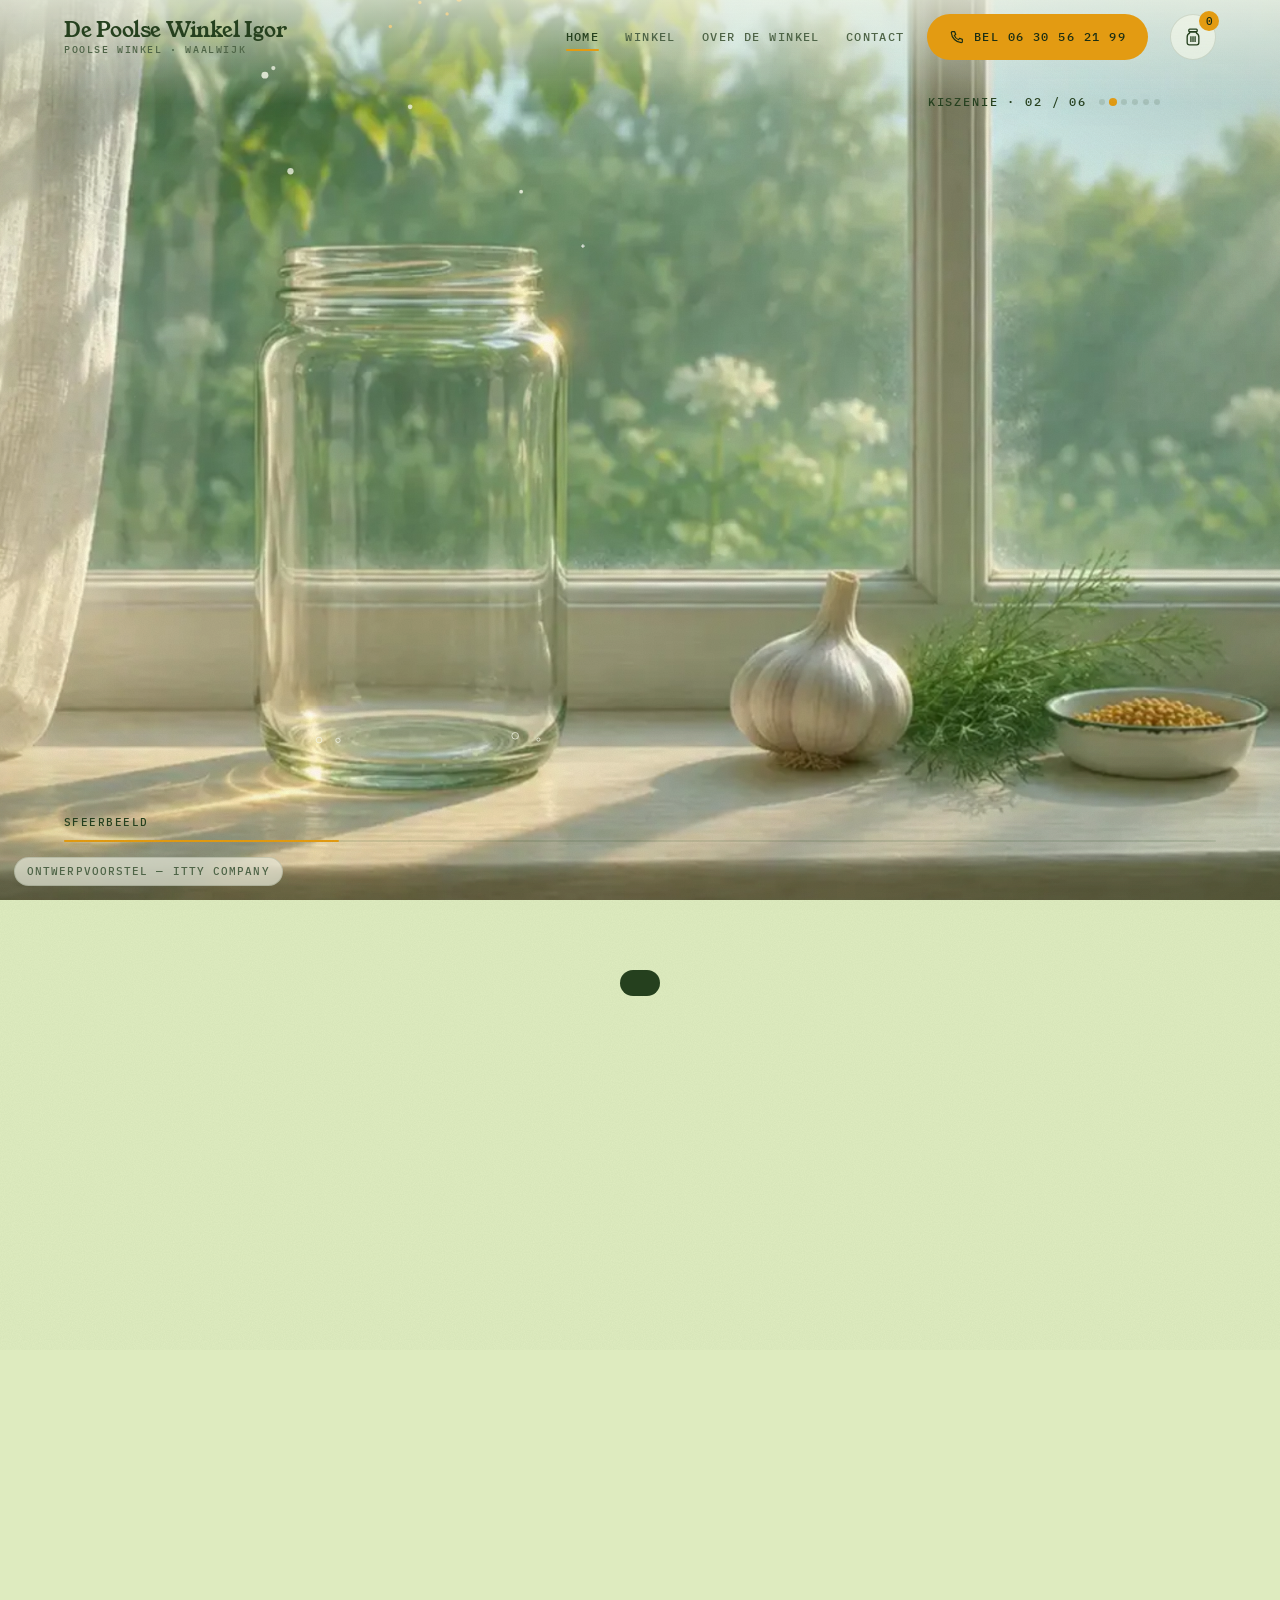
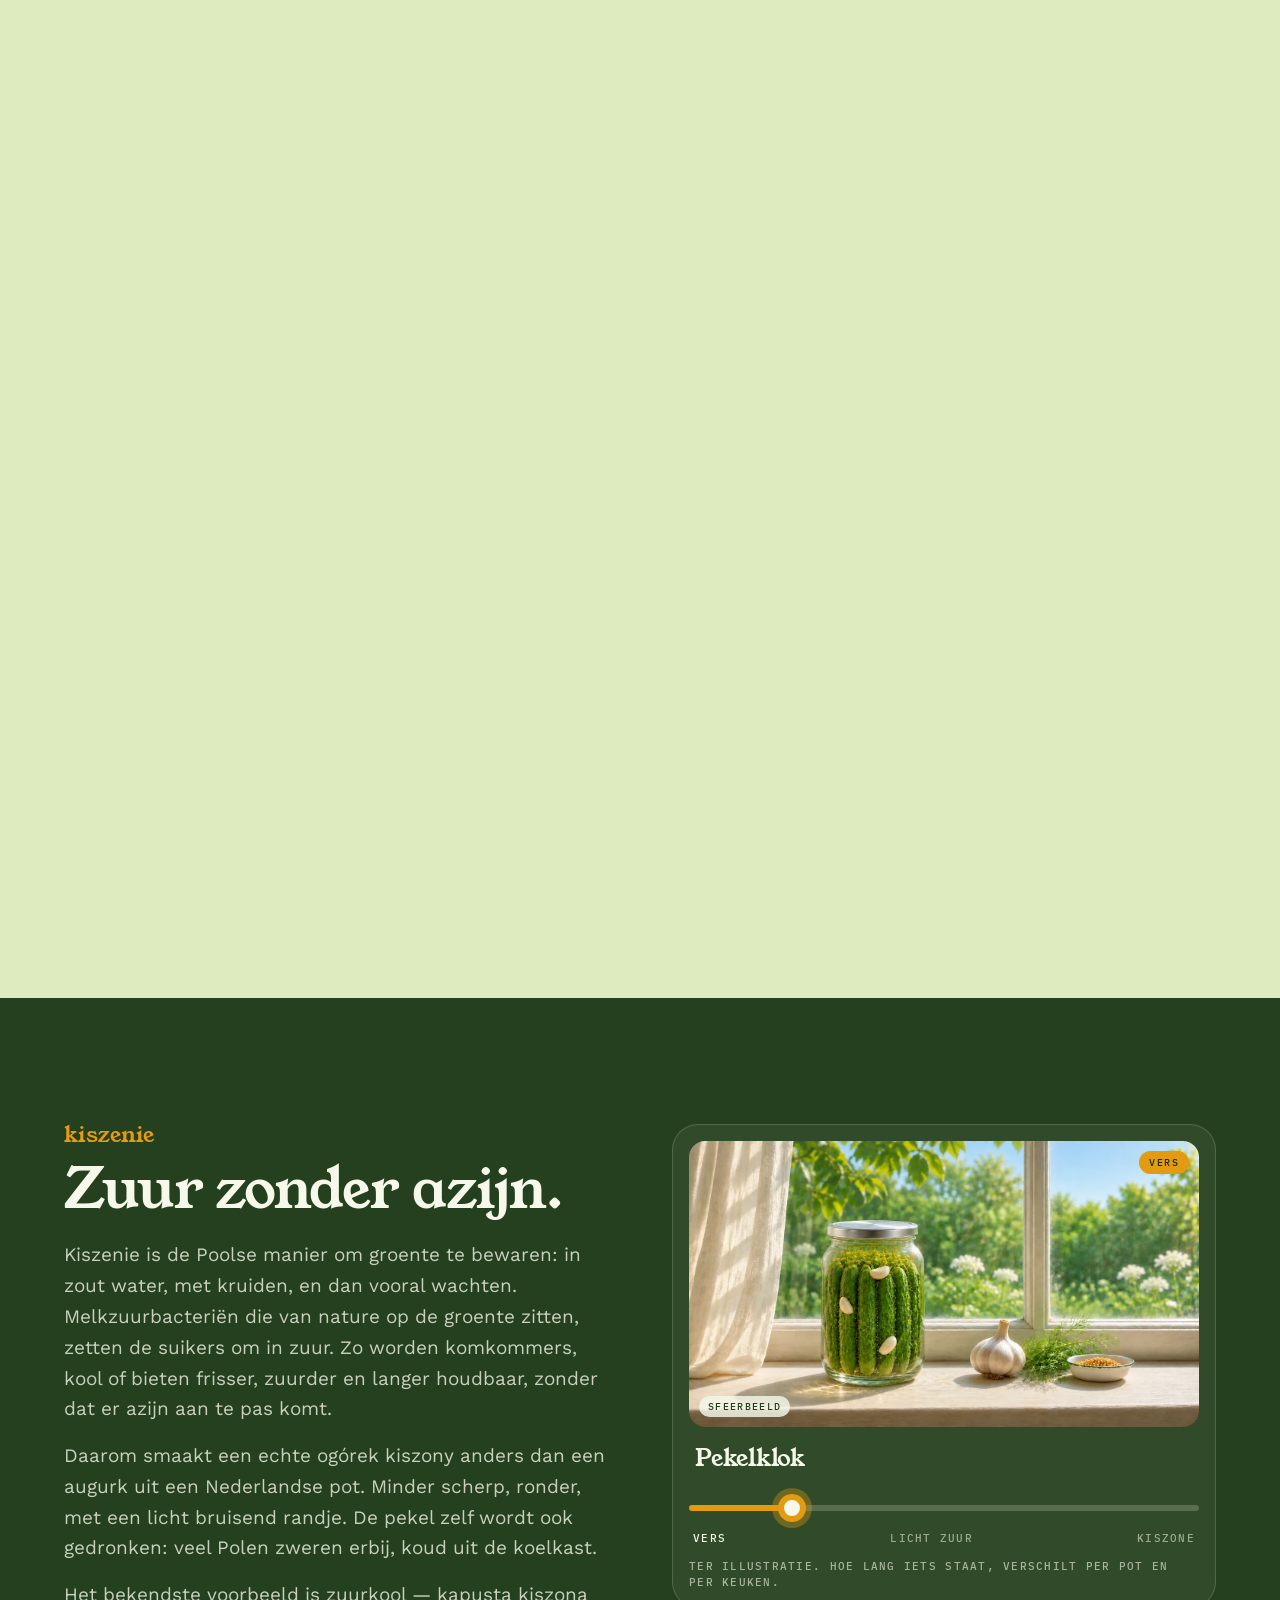
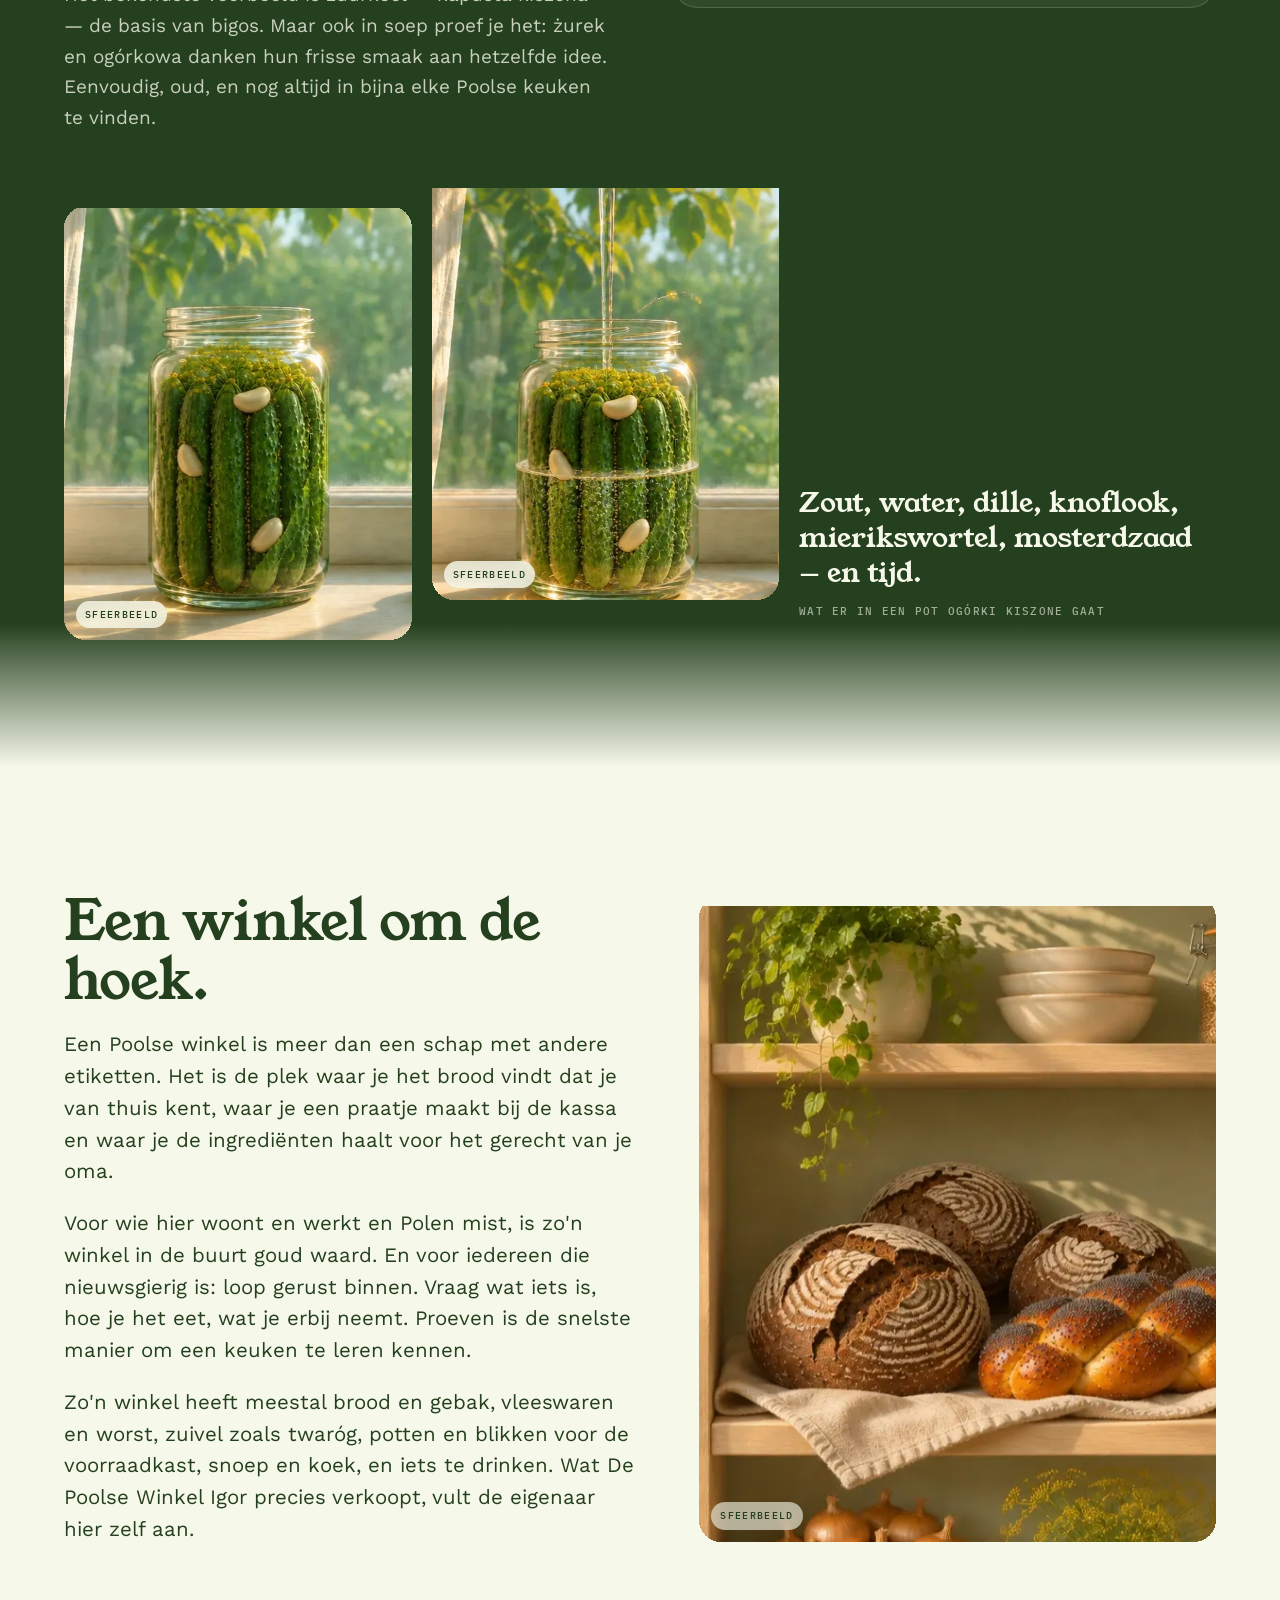
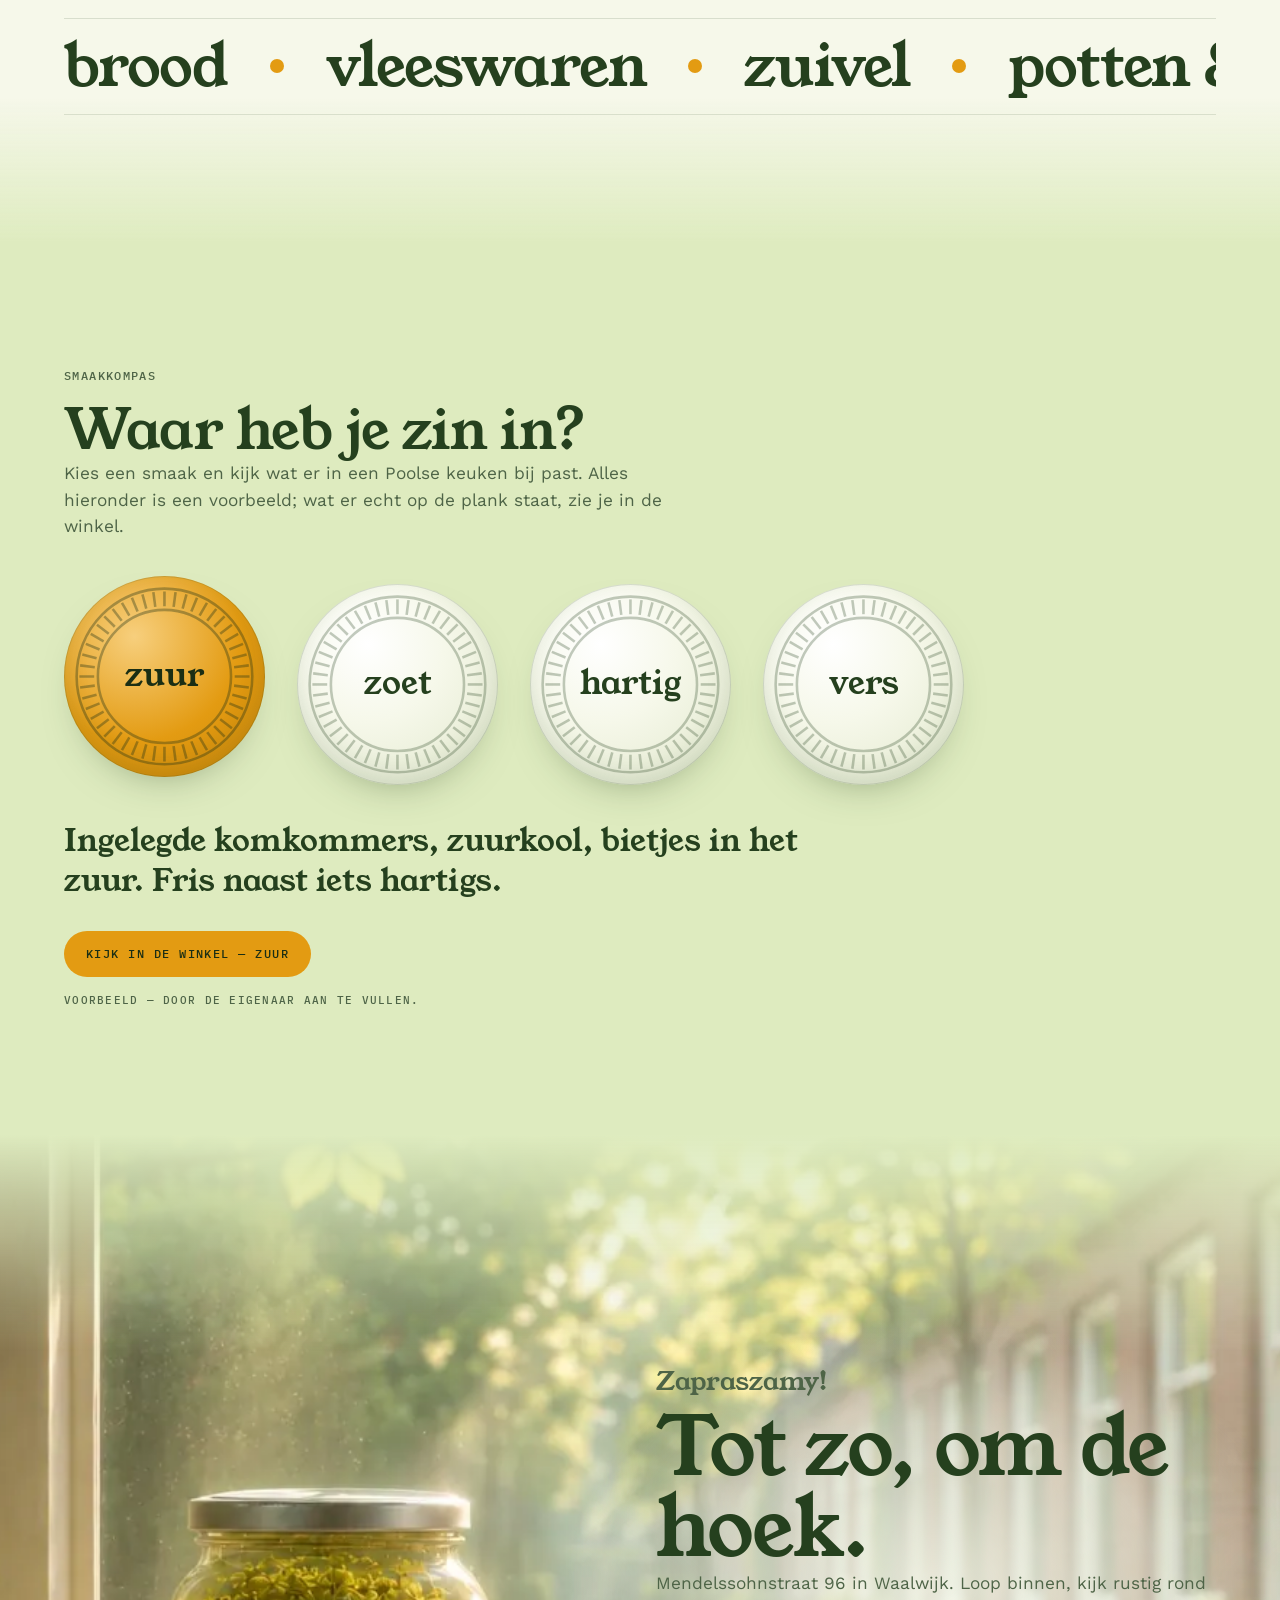
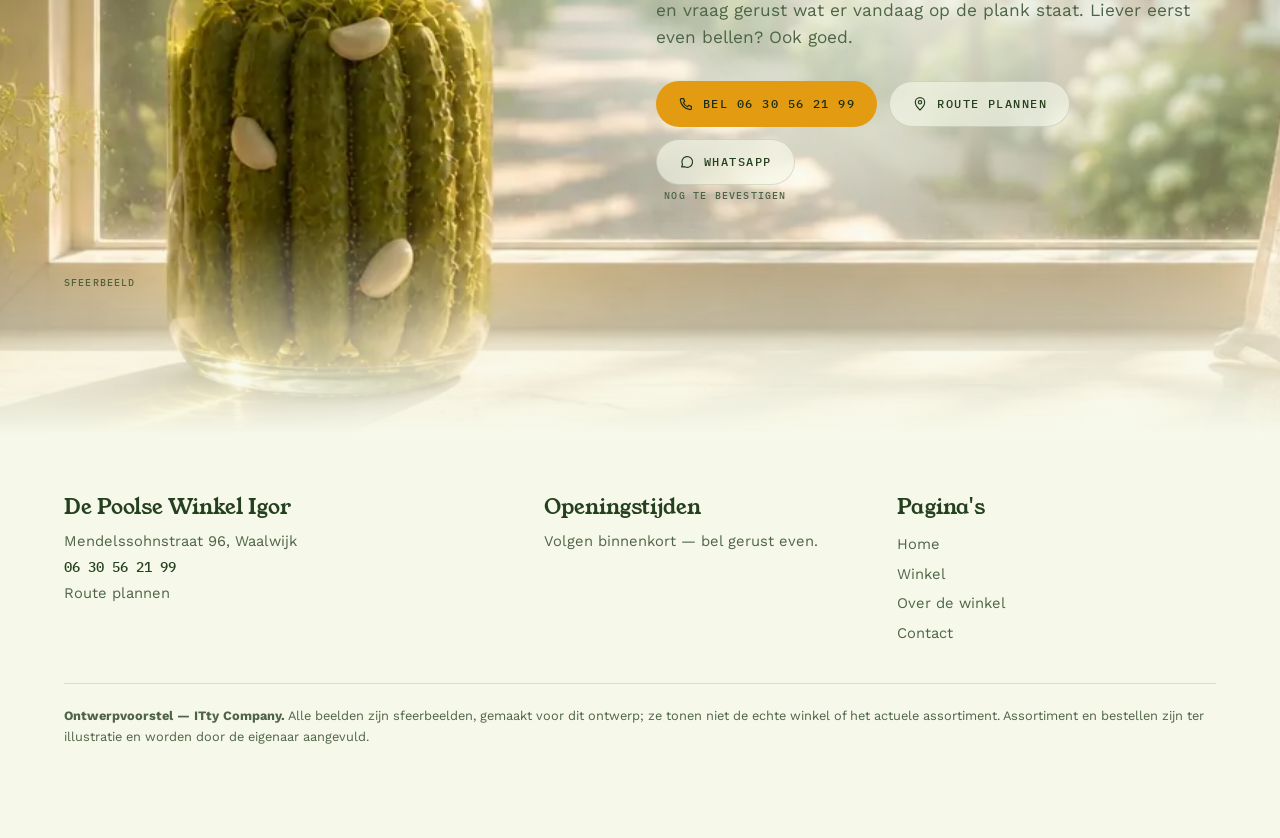
<file: index.html>
<!DOCTYPE html>
<html lang="nl">
<head>
<meta charset="utf-8">
<meta name="viewport" content="width=device-width, initial-scale=1, viewport-fit=cover">
<title>De Poolse Winkel Igor — Poolse winkel aan de Mendelssohnstraat in Waalwijk</title>
<meta name="description" content="Poolse producten om de hoek in Waalwijk. De Poolse Winkel Igor, Mendelssohnstraat 96. Bel 06 30 56 21 99 of kom langs.">
<meta name="theme-color" content="#DEEBBF">
<meta property="og:title" content="De Poolse Winkel Igor — Poolse winkel aan de Mendelssohnstraat in Waalwijk">
<meta property="og:description" content="Poolse producten om de hoek in Waalwijk. De Poolse Winkel Igor, Mendelssohnstraat 96. Bel 06 30 56 21 99 of kom langs.">
<meta property="og:image" content="assets/img/k6.webp">
<meta name="robots" content="noindex">
<link rel="icon" href="data:image/svg+xml,%3Csvg xmlns='http://www.w3.org/2000/svg' viewBox='0 0 32 32'%3E%3Crect width='32' height='32' rx='9' fill='%2325401E'/%3E%3Crect x='11' y='5' width='10' height='4' rx='1.2' fill='%23E39B12'/%3E%3Cpath d='M11 10h10v1.4c2 .9 3 2.4 3 4.6v8a2.5 2.5 0 0 1-2.5 2.5h-11A2.5 2.5 0 0 1 8 24v-8c0-2.2 1-3.7 3-4.6z' fill='%23DEEBBF'/%3E%3C/svg%3E">
<script>document.documentElement.classList.add('js');try{var d=JSON.parse(sessionStorage.getItem('dk')||'null');if(d){sessionStorage.removeItem('dk');var c=document.documentElement.classList;c.add('dk-closed','dk-noanim');if(d.c)c.add('dk-ccw');window.__dk=d.l;setTimeout(function(){c.remove('dk-closed')},1800)}}catch(e){}</script>
<link rel="preconnect" href="https://fonts.googleapis.com">
<link rel="preconnect" href="https://fonts.gstatic.com" crossorigin>
<link href="https://fonts.googleapis.com/css2?family=IBM+Plex+Mono:wght@500&amp;family=Work+Sans:wght@400&amp;family=Young+Serif&amp;display=swap" rel="stylesheet">
<link rel="stylesheet" href="assets/style.css">
</head>
<body>
<a class="skip" href="#inhoud">Naar inhoud</a>
<header class="hd">
  <a class="logo" href="index.html">De Poolse Winkel Igor<small>Poolse winkel · Waalwijk</small></a>
  <nav class="nav" id="menu" aria-label="Hoofdmenu"><a href="index.html" aria-current="page">Home</a><a href="winkel.html">Winkel</a><a href="over-ons.html">Over de winkel</a><a href="contact.html">Contact</a>
    <div class="mnav"><a class="btn" href="tel:+31630562199"><svg viewBox="0 0 24 24" fill="none" stroke="currentColor" stroke-width="1.8" stroke-linecap="round" stroke-linejoin="round" aria-hidden="true"><path d="M5 4h3.5l1.6 4.2-2.2 1.4a11 11 0 0 0 6.5 6.5l1.4-2.2L20 15.5V19a1.5 1.5 0 0 1-1.6 1.5C10.6 20 4 13.4 3.5 5.6A1.5 1.5 0 0 1 5 4z"/></svg>Bel 06 30 56 21 99</a><a class="btn ghost" href="https://www.google.com/maps/search/?api=1&query=Mendelssohnstraat+96+Waalwijk" target="_blank" rel="noopener"><svg viewBox="0 0 24 24" fill="none" stroke="currentColor" stroke-width="1.8" aria-hidden="true"><path d="M12 21s-7-6.2-7-11.5A7 7 0 0 1 19 9.5C19 14.8 12 21 12 21z"/><circle cx="12" cy="9.5" r="2.5"/></svg>Route plannen</a><p>Mendelssohnstraat 96, Waalwijk</p></div>
  </nav>
  <a class="btn call" href="tel:+31630562199"><svg viewBox="0 0 24 24" fill="none" stroke="currentColor" stroke-width="1.8" stroke-linecap="round" stroke-linejoin="round" aria-hidden="true"><path d="M5 4h3.5l1.6 4.2-2.2 1.4a11 11 0 0 0 6.5 6.5l1.4-2.2L20 15.5V19a1.5 1.5 0 0 1-1.6 1.5C10.6 20 4 13.4 3.5 5.6A1.5 1.5 0 0 1 5 4z"/></svg>Bel 06 30 56 21 99</a>
  <a class="tel-ico" href="tel:+31630562199" aria-label="Bel 06 30 56 21 99"><svg viewBox="0 0 24 24" fill="none" stroke="currentColor" stroke-width="1.8" stroke-linecap="round" stroke-linejoin="round" aria-hidden="true"><path d="M5 4h3.5l1.6 4.2-2.2 1.4a11 11 0 0 0 6.5 6.5l1.4-2.2L20 15.5V19a1.5 1.5 0 0 1-1.6 1.5C10.6 20 4 13.4 3.5 5.6A1.5 1.5 0 0 1 5 4z"/></svg></a>
  <a class="cart-btn" href="winkel.html#mandje" aria-label="Mandje bekijken"><svg viewBox="0 0 24 24" fill="none" stroke="currentColor" stroke-width="1.6" stroke-linejoin="round" aria-hidden="true"><rect x="7" y="2.5" width="10" height="3.2" rx="1"/><path d="M8 5.7h8v1.6c1.9.8 3 2.4 3 4.6v7.1a2.5 2.5 0 0 1-2.5 2.5h-9A2.5 2.5 0 0 1 5 19V11.9c0-2.2 1.1-3.8 3-4.6z"/><path d="M9.5 11v7M12 11v7M14.5 11v7"/></svg><span class="cart-count">0</span></a>
  <button class="burger" type="button" aria-label="Menu" aria-expanded="false" aria-controls="menu"><span></span><span></span><span></span></button>
</header>
<main id="inhoud">
<section class="film" data-src="assets/film-main.mp4" data-src-m="assets/film-main-m.mp4" data-poster-m="assets/img/film-main-m-0.webp" data-hud="Kiszenie" data-push data-jar='{"d": [0.265, 0.458, 0.275, 0.865], "m": [0.19, 0.82, 0.275, 0.865]}' style="--m:7" aria-label="De Poolse Winkel Igor — van lege pot tot ogórki kiszone">
  <div class="stage">
    <video poster="assets/img/film-main-0.webp" muted playsinline preload="none" aria-hidden="true"></video>
    <div class="vignette"></div>
    <div class="bigword" aria-hidden="true"><span lang="pl"></span></div>
    <canvas class="fx" aria-hidden="true"></canvas>
    <div class="fhero">
      <span class="chip">Poolse winkel · Waalwijk</span>
      <h1>De Poolse Winkel Igor</h1>
      <p class="lead">Een stukje Poolse keuken in Waalwijk. Aan de Mendelssohnstraat 96 — gewoon om de hoek.</p>
      <p class="hello pl" lang="pl">Dzień dobry!</p>
      <div class="row"><a class="btn" href="tel:+31630562199"><svg viewBox="0 0 24 24" fill="none" stroke="currentColor" stroke-width="1.8" stroke-linecap="round" stroke-linejoin="round" aria-hidden="true"><path d="M5 4h3.5l1.6 4.2-2.2 1.4a11 11 0 0 0 6.5 6.5l1.4-2.2L20 15.5V19a1.5 1.5 0 0 1-1.6 1.5C10.6 20 4 13.4 3.5 5.6A1.5 1.5 0 0 1 5 4z"/></svg>Bel 06 30 56 21 99</a><a class="btn ghost" href="https://www.google.com/maps/search/?api=1&query=Mendelssohnstraat+96+Waalwijk" target="_blank" rel="noopener"><svg viewBox="0 0 24 24" fill="none" stroke="currentColor" stroke-width="1.8" aria-hidden="true"><path d="M12 21s-7-6.2-7-11.5A7 7 0 0 1 19 9.5C19 14.8 12 21 12 21z"/><circle cx="12" cy="9.5" r="2.5"/></svg>Route plannen</a></div>
      <div class="plates"><a class="plate glow-follow" href="https://www.google.com/maps/search/?api=1&query=Mendelssohnstraat+96+Waalwijk" target="_blank" rel="noopener"><small>Adres</small>Mendelssohnstraat 96</a><a class="plate glow-follow" href="tel:+31630562199"><small>Telefoon</small>06 30 56 21 99</a><span class="plate glow-follow"><small>Open</small>Openingstijden volgen</span></div>
    </div>
    <div class="ftitle" aria-live="polite"><h2></h2><p></p></div>
    <article class="fcard"><b>Een pot bij het raam</b><p>In bijna elke Poolse keuken staat er wel een: een glazen pot op de vensterbank of onder in de kast. Leeg is hij een belofte. Over een paar dagen staat er iets in dat je nergens anders zo proeft.</p><button class="more" type="button" aria-expanded="false">lees verder +</button></article>
<article class="fcard"><b>Klein en stevig</b><p>Voor ogórki kiszone kies je kleine, stevige komkommers met een dun velletje. Ze gaan rechtop de pot in, dicht tegen elkaar, zodat ze straks niet gaan drijven en overal even goed in de pekel staan.</p><button class="more" type="button" aria-expanded="false">lees verder +</button></article>
<article class="fcard"><b>Wat erbij hoort</b><p>Schermen dille met zaad, een paar tenen knoflook, een blad mierikswortel voor de knapperigheid en een handje mosterdzaad. Elke keuken heeft zijn eigen mengsel; het idee blijft hetzelfde: eenvoudig, en vol smaak.</p><button class="more" type="button" aria-expanded="false">lees verder +</button></article>
<article class="fcard"><b>Alleen zout en water</b><p>Dit is geen augurk uit het zuur. Er komt geen azijn bij te pas. Het zoute water en de tijd doen samen het werk: de komkommers worden vanzelf zuur, fris en een beetje bruisend.</p><button class="more" type="button" aria-expanded="false">lees verder +</button></article>
<article class="fcard"><b>Dicht en wachten</b><p>Deksel erop en laten staan. In de pot gebeurt het rustig: kleine belletjes stijgen op, de pekel wordt troebel, de groene kleur verandert langzaam. Haasten heeft geen zin.</p><button class="more" type="button" aria-expanded="false">lees verder +</button></article>
<article class="fcard"><b>Zuur, fris, knapperig</b><p>Na een paar dagen zijn ze olijfgroen en heerlijk zuur. Bij een boterham, bij aardappels, bij soep — of zomaar uit de pot. Welke potten er bij Igor op de plank staan, hoor je in de winkel.</p><button class="more" type="button" aria-expanded="false">lees verder +</button><div class="row"><a class="btn" href="winkel.html">Bekijk de winkel</a><a class="btn ghost" href="tel:+31630562199">Bel 06 30 56 21 99</a></div></article>

    <div class="hud" aria-hidden="true"><span>Kiszenie · 01 / 06</span><i><b></b><b></b><b></b><b></b><b></b><b></b></i><span class="load"><s></s></span></div>
    <span class="ftag">Sfeerbeeld</span>
    <div class="fhint">scroll — zo ontstaat een pot ogórki</div>
    <div class="fbar"><i></i></div>
    
  </div>
  <ol class="fstills"><li><img src="assets/img/k1.webp" alt="" loading="lazy"><div class="box"><h1>De Poolse Winkel Igor</h1><p class="lead">Een stukje Poolse keuken in Waalwijk. Aan de Mendelssohnstraat 96 — gewoon om de hoek.</p><div class="row"><a class="btn" href="tel:+31630562199">Bel 06 30 56 21 99</a></div><h2>Eerst een lege pot.</h2><p class="note">Zo begint elke Poolse voorraadkast.</p><p>In bijna elke Poolse keuken staat er wel een: een glazen pot op de vensterbank of onder in de kast. Leeg is hij een belofte. Over een paar dagen staat er iets in dat je nergens anders zo proeft.</p></div><span class="cap">Sfeerbeeld</span></li><li><img src="assets/img/k2.webp" alt="" loading="lazy"><div class="box"><h2>Dan de komkommers.</h2><p class="note">Klein, stevig en rechtop tegen elkaar.</p><p>Voor ogórki kiszone kies je kleine, stevige komkommers met een dun velletje. Ze gaan rechtop de pot in, dicht tegen elkaar, zodat ze straks niet gaan drijven en overal even goed in de pekel staan.</p></div><span class="cap">Sfeerbeeld</span></li><li><img src="assets/img/k3.webp" alt="" loading="lazy"><div class="box"><h2>Dille, knoflook, mosterdzaad.</h2><p class="note">Wat erbij hoort, valt er vanzelf in.</p><p>Schermen dille met zaad, een paar tenen knoflook, een blad mierikswortel voor de knapperigheid en een handje mosterdzaad. Elke keuken heeft zijn eigen mengsel; het idee blijft hetzelfde: eenvoudig, en vol smaak.</p></div><span class="cap">Sfeerbeeld</span></li><li><img src="assets/img/k4.webp" alt="" loading="lazy"><div class="box"><h2>Zout water. Verder niets.</h2><p class="note">Geen azijn: de pekel doet het werk.</p><p>Dit is geen augurk uit het zuur. Er komt geen azijn bij te pas. Het zoute water en de tijd doen samen het werk: de komkommers worden vanzelf zuur, fris en een beetje bruisend.</p></div><span class="cap">Sfeerbeeld</span></li><li><img src="assets/img/k5.webp" alt="" loading="lazy"><div class="box"><h2>Deksel erop.</h2><p class="note">Nu is het aan de tijd.</p><p>Deksel erop en laten staan. In de pot gebeurt het rustig: kleine belletjes stijgen op, de pekel wordt troebel, de groene kleur verandert langzaam. Haasten heeft geen zin.</p></div><span class="cap">Sfeerbeeld</span></li><li><img src="assets/img/k6.webp" alt="" loading="lazy"><div class="box"><h2>Zo smaakt geduld.</h2><p class="note">Ogórki kiszone — vraag in de winkel wat er staat.</p><p>Na een paar dagen zijn ze olijfgroen en heerlijk zuur. Bij een boterham, bij aardappels, bij soep — of zomaar uit de pot. Welke potten er bij Igor op de plank staan, hoor je in de winkel.</p></div><span class="cap">Sfeerbeeld</span></li></ol>
  <script type="application/json">[{"t": "Eerst een lege pot.", "s": "Zo begint elke Poolse voorraadkast.", "fx": "dust", "at": 0.9, "w": "słoik"}, {"t": "Dan de komkommers.", "s": "Klein, stevig en rechtop tegen elkaar.", "fx": "drops", "at": 4.9, "pos": "low", "w": "ogórki"}, {"t": "Dille, knoflook, mosterdzaad.", "s": "Wat erbij hoort, valt er vanzelf in.", "fx": "seeds", "at": 9.9, "w": "koper"}, {"t": "Zout water. Verder niets.", "s": "Geen azijn: de pekel doet het werk.", "fx": "bubbles", "at": 13.0, "w": "solanka"}, {"t": "Deksel erop.", "s": "Nu is het aan de tijd.", "fx": "glints", "at": 19.5, "pos": "low", "w": "czas"}, {"t": "Zo smaakt geduld.", "s": "Ogórki kiszone — vraag in de winkel wat er staat.", "fx": "warm", "at": 24.9, "w": "kiszone"}]</script>
</section>
<section class="portal" data-a="assets/img/film-main-end.webp" data-a-m="assets/img/film-main-m-end.webp" data-b="assets/img/k7.webp" data-b-m="assets/img/k7-m.webp" aria-label="Op de plank">
  <div class="pstage">
    <img class="pfb a" alt="">
    <img class="pfb b" src="assets/img/k7.webp" alt="">
    <canvas aria-hidden="true"></canvas>
    <div class="pnote" aria-hidden="true"><span lang="pl">półka</span><small>op de plank</small></div>
    <div class="ptext">
      <h2>Op de plank, om de hoek.</h2>
      <p>Je hoeft niet zelf te wachten tot een pot klaar is. In een Poolse winkel staan de potten en blikken in rijen naast elkaar, met daaronder het brood en verderop wat je voor het avondeten nodig hebt. Voor wie uit Polen komt is het een stukje thuis. Voor de buren uit Waalwijk is het een plek om iets nieuws te proeven.</p>
      <p>De Poolse Winkel Igor vind je aan de Mendelssohnstraat 96 in Waalwijk. Een winkel om de hoek: je loopt binnen, kijkt rond en vraagt wat er is.</p>
      <div class="row"><a class="btn" href="winkel.html">Naar de winkel</a></div>
    </div>
    <span class="ptag">Sfeerbeeld</span>
    <div class="pdark"></div>
  </div>
</section>

<section class="dark-band seam-bot" id="kiszenie" style="--to:var(--paper)">
  <canvas class="bub" aria-hidden="true"></canvas>
  <div class="wrap">
    <div class="j1">
      <div>
        <span class="plword" lang="pl">kiszenie</span>
        <h2 class="words">Zuur zonder azijn.</h2>
        <div class="prose rv">
          <p>Kiszenie is de Poolse manier om groente te bewaren: in zout water, met kruiden, en dan vooral wachten. Melkzuurbacteriën die van nature op de groente zitten, zetten de suikers om in zuur. Zo worden komkommers, kool of bieten frisser, zuurder en langer houdbaar, zonder dat er azijn aan te pas komt.</p>
          <p>Daarom smaakt een echte ogórek kiszony anders dan een augurk uit een Nederlandse pot. Minder scherp, ronder, met een licht bruisend randje. De pekel zelf wordt ook gedronken: veel Polen zweren erbij, koud uit de koelkast.</p>
          <p>Het bekendste voorbeeld is zuurkool — kapusta kiszona — de basis van bigos. Maar ook in soep proef je het: żurek en ogórkowa danken hun frisse smaak aan hetzelfde idee. Eenvoudig, oud, en nog altijd in bijna elke Poolse keuken te vinden.</p>
        </div>
      </div>
      <div class="klok rv" style="--d:1">
        <div class="vid"><img src="assets/img/k5.webp" alt="" loading="lazy"><video data-src="assets/film-pekel.mp4" muted playsinline preload="none" aria-hidden="true"></video><span class="day">vers</span><span class="cap">Sfeerbeeld</span></div>
        <h3>Pekelklok</h3>
        <label class="sr" for="klok">Pekelklok: schuif van vers naar kiszone</label>
        <input id="klok" type="range" min="0" max="1000" value="0">
        <div class="lbls" aria-hidden="true"><span>vers</span><span>licht zuur</span><span>kiszone</span></div>
        <p class="note">Ter illustratie. Hoe lang iets staat, verschilt per pot en per keuken.</p>
      </div>
    </div>
    <div class="duo">
      <figure class="fig breathe rv"><img data-par="40" src="assets/img/s-k3.webp" alt="Glazen pot met komkommers, dille en knoflook op een zonnige vensterbank" loading="lazy"><figcaption class="cap">Sfeerbeeld</figcaption></figure>
      <figure class="fig breathe rv" style="--d:1"><img data-par="70" src="assets/img/s-k4.webp" alt="Pekel stroomt in de pot met komkommers" loading="lazy"><figcaption class="cap">Sfeerbeeld</figcaption></figure>
      <blockquote class="rv" style="--d:2">Zout, water, dille, knoflook, mierikswortel, mosterdzaad — en tijd.<small>Wat er in een pot ogórki kiszone gaat</small></blockquote>
    </div>
  </div>
</section>

<section class="bg-paper seam-bot" style="--to:var(--light)">
  <div class="wrap split">
    <div>
      <h2 class="words">Een winkel om de hoek.</h2>
      <div class="fill">
        <p>Een Poolse winkel is meer dan een schap met andere etiketten. Het is de plek waar je het brood vindt dat je van thuis kent, waar je een praatje maakt bij de kassa en waar je de ingrediënten haalt voor het gerecht van je oma.</p>
        <p>Voor wie hier woont en werkt en Polen mist, is zo'n winkel in de buurt goud waard. En voor iedereen die nieuwsgierig is: loop gerust binnen. Vraag wat iets is, hoe je het eet, wat je erbij neemt. Proeven is de snelste manier om een keuken te leren kennen.</p>
        <p>Zo'n winkel heeft meestal brood en gebak, vleeswaren en worst, zuivel zoals twaróg, potten en blikken voor de voorraadkast, snoep en koek, en iets te drinken. Wat De Poolse Winkel Igor precies verkoopt, vult de eigenaar hier zelf aan.</p>
      </div>
    </div>
    <figure class="fig rv" style="aspect-ratio:4/5;--d:1"><img data-par="60" src="assets/img/k8.webp" alt="Houten schap met roggebrood en gevlochten maanzaadbrood" loading="lazy" style="object-position:62% 50%"><figcaption class="cap">Sfeerbeeld</figcaption></figure>
  </div>
  <div class="marq" aria-label="Voorbeeldcategorieën"><div><span>brood</span><i></i><span>vleeswaren</span><i></i><span>zuivel</span><i></i><span>potten &amp; blikken</span><i></i><span>snoep</span><i></i><span>dranken</span><i></i><em>voorbeeld — door de eigenaar aan te vullen</em><i></i><span>brood</span><i></i><span>vleeswaren</span><i></i><span>zuivel</span><i></i><span>potten &amp; blikken</span><i></i><span>snoep</span><i></i><span>dranken</span><i></i><em>voorbeeld — door de eigenaar aan te vullen</em><i></i><span>brood</span><i></i><span>vleeswaren</span><i></i><span>zuivel</span><i></i><span>potten &amp; blikken</span><i></i><span>snoep</span><i></i><span>dranken</span><i></i><em>voorbeeld — door de eigenaar aan te vullen</em><i></i><span>brood</span><i></i><span>vleeswaren</span><i></i><span>zuivel</span><i></i><span>potten &amp; blikken</span><i></i><span>snoep</span><i></i><span>dranken</span><i></i><em>voorbeeld — door de eigenaar aan te vullen</em><i></i></div></div>
</section>

<section class="bg-light kompas" id="smaakkompas">
  <div class="wrap">
    <span class="eyebrow">Smaakkompas</span>
    <h2 class="words">Waar heb je zin in?</h2>
    <p class="lead rv">Kies een smaak en kijk wat er in een Poolse keuken bij past. Alles hieronder is een voorbeeld; wat er echt op de plank staat, zie je in de winkel.</p>
    <div class="lids rv" role="group" aria-label="Kies een smaak"><button class="lid" type="button" aria-pressed="true" data-k="zuur" data-txt="Ingelegde komkommers, zuurkool, bietjes in het zuur. Fris naast iets hartigs."><svg viewBox="0 0 100 100" fill="none" stroke="currentColor" stroke-width="1.4" aria-hidden="true"><circle cx="50" cy="50" r="47.5"/><circle cx="50" cy="50" r="36"/><line x1="88.00" y1="50.00" x2="96.00" y2="50.00"/><line x1="87.67" y1="54.96" x2="95.61" y2="56.00"/><line x1="86.71" y1="59.84" x2="94.43" y2="61.91"/><line x1="85.11" y1="64.54" x2="92.50" y2="67.60"/><line x1="82.91" y1="69.00" x2="89.84" y2="73.00"/><line x1="80.15" y1="73.13" x2="86.49" y2="78.00"/><line x1="76.87" y1="76.87" x2="82.53" y2="82.53"/><line x1="73.13" y1="80.15" x2="78.00" y2="86.49"/><line x1="69.00" y1="82.91" x2="73.00" y2="89.84"/><line x1="64.54" y1="85.11" x2="67.60" y2="92.50"/><line x1="59.84" y1="86.71" x2="61.91" y2="94.43"/><line x1="54.96" y1="87.67" x2="56.00" y2="95.61"/><line x1="50.00" y1="88.00" x2="50.00" y2="96.00"/><line x1="45.04" y1="87.67" x2="44.00" y2="95.61"/><line x1="40.16" y1="86.71" x2="38.09" y2="94.43"/><line x1="35.46" y1="85.11" x2="32.40" y2="92.50"/><line x1="31.00" y1="82.91" x2="27.00" y2="89.84"/><line x1="26.87" y1="80.15" x2="22.00" y2="86.49"/><line x1="23.13" y1="76.87" x2="17.47" y2="82.53"/><line x1="19.85" y1="73.13" x2="13.51" y2="78.00"/><line x1="17.09" y1="69.00" x2="10.16" y2="73.00"/><line x1="14.89" y1="64.54" x2="7.50" y2="67.60"/><line x1="13.29" y1="59.84" x2="5.57" y2="61.91"/><line x1="12.33" y1="54.96" x2="4.39" y2="56.00"/><line x1="12.00" y1="50.00" x2="4.00" y2="50.00"/><line x1="12.33" y1="45.04" x2="4.39" y2="44.00"/><line x1="13.29" y1="40.16" x2="5.57" y2="38.09"/><line x1="14.89" y1="35.46" x2="7.50" y2="32.40"/><line x1="17.09" y1="31.00" x2="10.16" y2="27.00"/><line x1="19.85" y1="26.87" x2="13.51" y2="22.00"/><line x1="23.13" y1="23.13" x2="17.47" y2="17.47"/><line x1="26.87" y1="19.85" x2="22.00" y2="13.51"/><line x1="31.00" y1="17.09" x2="27.00" y2="10.16"/><line x1="35.46" y1="14.89" x2="32.40" y2="7.50"/><line x1="40.16" y1="13.29" x2="38.09" y2="5.57"/><line x1="45.04" y1="12.33" x2="44.00" y2="4.39"/><line x1="50.00" y1="12.00" x2="50.00" y2="4.00"/><line x1="54.96" y1="12.33" x2="56.00" y2="4.39"/><line x1="59.84" y1="13.29" x2="61.91" y2="5.57"/><line x1="64.54" y1="14.89" x2="67.60" y2="7.50"/><line x1="69.00" y1="17.09" x2="73.00" y2="10.16"/><line x1="73.13" y1="19.85" x2="78.00" y2="13.51"/><line x1="76.87" y1="23.13" x2="82.53" y2="17.47"/><line x1="80.15" y1="26.87" x2="86.49" y2="22.00"/><line x1="82.91" y1="31.00" x2="89.84" y2="27.00"/><line x1="85.11" y1="35.46" x2="92.50" y2="32.40"/><line x1="86.71" y1="40.16" x2="94.43" y2="38.09"/><line x1="87.67" y1="45.04" x2="95.61" y2="44.00"/></svg><span>zuur</span></button><button class="lid" type="button" aria-pressed="false" data-k="zoet" data-txt="Karamelsnoepjes, koeken met maanzaad, honing. Bij de koffie of de thee."><svg viewBox="0 0 100 100" fill="none" stroke="currentColor" stroke-width="1.4" aria-hidden="true"><circle cx="50" cy="50" r="47.5"/><circle cx="50" cy="50" r="36"/><line x1="88.00" y1="50.00" x2="96.00" y2="50.00"/><line x1="87.67" y1="54.96" x2="95.61" y2="56.00"/><line x1="86.71" y1="59.84" x2="94.43" y2="61.91"/><line x1="85.11" y1="64.54" x2="92.50" y2="67.60"/><line x1="82.91" y1="69.00" x2="89.84" y2="73.00"/><line x1="80.15" y1="73.13" x2="86.49" y2="78.00"/><line x1="76.87" y1="76.87" x2="82.53" y2="82.53"/><line x1="73.13" y1="80.15" x2="78.00" y2="86.49"/><line x1="69.00" y1="82.91" x2="73.00" y2="89.84"/><line x1="64.54" y1="85.11" x2="67.60" y2="92.50"/><line x1="59.84" y1="86.71" x2="61.91" y2="94.43"/><line x1="54.96" y1="87.67" x2="56.00" y2="95.61"/><line x1="50.00" y1="88.00" x2="50.00" y2="96.00"/><line x1="45.04" y1="87.67" x2="44.00" y2="95.61"/><line x1="40.16" y1="86.71" x2="38.09" y2="94.43"/><line x1="35.46" y1="85.11" x2="32.40" y2="92.50"/><line x1="31.00" y1="82.91" x2="27.00" y2="89.84"/><line x1="26.87" y1="80.15" x2="22.00" y2="86.49"/><line x1="23.13" y1="76.87" x2="17.47" y2="82.53"/><line x1="19.85" y1="73.13" x2="13.51" y2="78.00"/><line x1="17.09" y1="69.00" x2="10.16" y2="73.00"/><line x1="14.89" y1="64.54" x2="7.50" y2="67.60"/><line x1="13.29" y1="59.84" x2="5.57" y2="61.91"/><line x1="12.33" y1="54.96" x2="4.39" y2="56.00"/><line x1="12.00" y1="50.00" x2="4.00" y2="50.00"/><line x1="12.33" y1="45.04" x2="4.39" y2="44.00"/><line x1="13.29" y1="40.16" x2="5.57" y2="38.09"/><line x1="14.89" y1="35.46" x2="7.50" y2="32.40"/><line x1="17.09" y1="31.00" x2="10.16" y2="27.00"/><line x1="19.85" y1="26.87" x2="13.51" y2="22.00"/><line x1="23.13" y1="23.13" x2="17.47" y2="17.47"/><line x1="26.87" y1="19.85" x2="22.00" y2="13.51"/><line x1="31.00" y1="17.09" x2="27.00" y2="10.16"/><line x1="35.46" y1="14.89" x2="32.40" y2="7.50"/><line x1="40.16" y1="13.29" x2="38.09" y2="5.57"/><line x1="45.04" y1="12.33" x2="44.00" y2="4.39"/><line x1="50.00" y1="12.00" x2="50.00" y2="4.00"/><line x1="54.96" y1="12.33" x2="56.00" y2="4.39"/><line x1="59.84" y1="13.29" x2="61.91" y2="5.57"/><line x1="64.54" y1="14.89" x2="67.60" y2="7.50"/><line x1="69.00" y1="17.09" x2="73.00" y2="10.16"/><line x1="73.13" y1="19.85" x2="78.00" y2="13.51"/><line x1="76.87" y1="23.13" x2="82.53" y2="17.47"/><line x1="80.15" y1="26.87" x2="86.49" y2="22.00"/><line x1="82.91" y1="31.00" x2="89.84" y2="27.00"/><line x1="85.11" y1="35.46" x2="92.50" y2="32.40"/><line x1="86.71" y1="40.16" x2="94.43" y2="38.09"/><line x1="87.67" y1="45.04" x2="95.61" y2="44.00"/></svg><span>zoet</span></button><button class="lid" type="button" aria-pressed="false" data-k="hartig" data-txt="Gerookte worst, roggebrood, een stevige soep. Voor een echte Poolse lunch."><svg viewBox="0 0 100 100" fill="none" stroke="currentColor" stroke-width="1.4" aria-hidden="true"><circle cx="50" cy="50" r="47.5"/><circle cx="50" cy="50" r="36"/><line x1="88.00" y1="50.00" x2="96.00" y2="50.00"/><line x1="87.67" y1="54.96" x2="95.61" y2="56.00"/><line x1="86.71" y1="59.84" x2="94.43" y2="61.91"/><line x1="85.11" y1="64.54" x2="92.50" y2="67.60"/><line x1="82.91" y1="69.00" x2="89.84" y2="73.00"/><line x1="80.15" y1="73.13" x2="86.49" y2="78.00"/><line x1="76.87" y1="76.87" x2="82.53" y2="82.53"/><line x1="73.13" y1="80.15" x2="78.00" y2="86.49"/><line x1="69.00" y1="82.91" x2="73.00" y2="89.84"/><line x1="64.54" y1="85.11" x2="67.60" y2="92.50"/><line x1="59.84" y1="86.71" x2="61.91" y2="94.43"/><line x1="54.96" y1="87.67" x2="56.00" y2="95.61"/><line x1="50.00" y1="88.00" x2="50.00" y2="96.00"/><line x1="45.04" y1="87.67" x2="44.00" y2="95.61"/><line x1="40.16" y1="86.71" x2="38.09" y2="94.43"/><line x1="35.46" y1="85.11" x2="32.40" y2="92.50"/><line x1="31.00" y1="82.91" x2="27.00" y2="89.84"/><line x1="26.87" y1="80.15" x2="22.00" y2="86.49"/><line x1="23.13" y1="76.87" x2="17.47" y2="82.53"/><line x1="19.85" y1="73.13" x2="13.51" y2="78.00"/><line x1="17.09" y1="69.00" x2="10.16" y2="73.00"/><line x1="14.89" y1="64.54" x2="7.50" y2="67.60"/><line x1="13.29" y1="59.84" x2="5.57" y2="61.91"/><line x1="12.33" y1="54.96" x2="4.39" y2="56.00"/><line x1="12.00" y1="50.00" x2="4.00" y2="50.00"/><line x1="12.33" y1="45.04" x2="4.39" y2="44.00"/><line x1="13.29" y1="40.16" x2="5.57" y2="38.09"/><line x1="14.89" y1="35.46" x2="7.50" y2="32.40"/><line x1="17.09" y1="31.00" x2="10.16" y2="27.00"/><line x1="19.85" y1="26.87" x2="13.51" y2="22.00"/><line x1="23.13" y1="23.13" x2="17.47" y2="17.47"/><line x1="26.87" y1="19.85" x2="22.00" y2="13.51"/><line x1="31.00" y1="17.09" x2="27.00" y2="10.16"/><line x1="35.46" y1="14.89" x2="32.40" y2="7.50"/><line x1="40.16" y1="13.29" x2="38.09" y2="5.57"/><line x1="45.04" y1="12.33" x2="44.00" y2="4.39"/><line x1="50.00" y1="12.00" x2="50.00" y2="4.00"/><line x1="54.96" y1="12.33" x2="56.00" y2="4.39"/><line x1="59.84" y1="13.29" x2="61.91" y2="5.57"/><line x1="64.54" y1="14.89" x2="67.60" y2="7.50"/><line x1="69.00" y1="17.09" x2="73.00" y2="10.16"/><line x1="73.13" y1="19.85" x2="78.00" y2="13.51"/><line x1="76.87" y1="23.13" x2="82.53" y2="17.47"/><line x1="80.15" y1="26.87" x2="86.49" y2="22.00"/><line x1="82.91" y1="31.00" x2="89.84" y2="27.00"/><line x1="85.11" y1="35.46" x2="92.50" y2="32.40"/><line x1="86.71" y1="40.16" x2="94.43" y2="38.09"/><line x1="87.67" y1="45.04" x2="95.61" y2="44.00"/></svg><span>hartig</span></button><button class="lid" type="button" aria-pressed="false" data-k="vers" data-txt="Twaróg (Poolse kwark), brood, dille. De basis van het ontbijt."><svg viewBox="0 0 100 100" fill="none" stroke="currentColor" stroke-width="1.4" aria-hidden="true"><circle cx="50" cy="50" r="47.5"/><circle cx="50" cy="50" r="36"/><line x1="88.00" y1="50.00" x2="96.00" y2="50.00"/><line x1="87.67" y1="54.96" x2="95.61" y2="56.00"/><line x1="86.71" y1="59.84" x2="94.43" y2="61.91"/><line x1="85.11" y1="64.54" x2="92.50" y2="67.60"/><line x1="82.91" y1="69.00" x2="89.84" y2="73.00"/><line x1="80.15" y1="73.13" x2="86.49" y2="78.00"/><line x1="76.87" y1="76.87" x2="82.53" y2="82.53"/><line x1="73.13" y1="80.15" x2="78.00" y2="86.49"/><line x1="69.00" y1="82.91" x2="73.00" y2="89.84"/><line x1="64.54" y1="85.11" x2="67.60" y2="92.50"/><line x1="59.84" y1="86.71" x2="61.91" y2="94.43"/><line x1="54.96" y1="87.67" x2="56.00" y2="95.61"/><line x1="50.00" y1="88.00" x2="50.00" y2="96.00"/><line x1="45.04" y1="87.67" x2="44.00" y2="95.61"/><line x1="40.16" y1="86.71" x2="38.09" y2="94.43"/><line x1="35.46" y1="85.11" x2="32.40" y2="92.50"/><line x1="31.00" y1="82.91" x2="27.00" y2="89.84"/><line x1="26.87" y1="80.15" x2="22.00" y2="86.49"/><line x1="23.13" y1="76.87" x2="17.47" y2="82.53"/><line x1="19.85" y1="73.13" x2="13.51" y2="78.00"/><line x1="17.09" y1="69.00" x2="10.16" y2="73.00"/><line x1="14.89" y1="64.54" x2="7.50" y2="67.60"/><line x1="13.29" y1="59.84" x2="5.57" y2="61.91"/><line x1="12.33" y1="54.96" x2="4.39" y2="56.00"/><line x1="12.00" y1="50.00" x2="4.00" y2="50.00"/><line x1="12.33" y1="45.04" x2="4.39" y2="44.00"/><line x1="13.29" y1="40.16" x2="5.57" y2="38.09"/><line x1="14.89" y1="35.46" x2="7.50" y2="32.40"/><line x1="17.09" y1="31.00" x2="10.16" y2="27.00"/><line x1="19.85" y1="26.87" x2="13.51" y2="22.00"/><line x1="23.13" y1="23.13" x2="17.47" y2="17.47"/><line x1="26.87" y1="19.85" x2="22.00" y2="13.51"/><line x1="31.00" y1="17.09" x2="27.00" y2="10.16"/><line x1="35.46" y1="14.89" x2="32.40" y2="7.50"/><line x1="40.16" y1="13.29" x2="38.09" y2="5.57"/><line x1="45.04" y1="12.33" x2="44.00" y2="4.39"/><line x1="50.00" y1="12.00" x2="50.00" y2="4.00"/><line x1="54.96" y1="12.33" x2="56.00" y2="4.39"/><line x1="59.84" y1="13.29" x2="61.91" y2="5.57"/><line x1="64.54" y1="14.89" x2="67.60" y2="7.50"/><line x1="69.00" y1="17.09" x2="73.00" y2="10.16"/><line x1="73.13" y1="19.85" x2="78.00" y2="13.51"/><line x1="76.87" y1="23.13" x2="82.53" y2="17.47"/><line x1="80.15" y1="26.87" x2="86.49" y2="22.00"/><line x1="82.91" y1="31.00" x2="89.84" y2="27.00"/><line x1="85.11" y1="35.46" x2="92.50" y2="32.40"/><line x1="86.71" y1="40.16" x2="94.43" y2="38.09"/><line x1="87.67" y1="45.04" x2="95.61" y2="44.00"/></svg><span>vers</span></button></div>
    <div class="kompas-out" aria-live="polite"><p>Ingelegde komkommers, zuurkool, bietjes in het zuur. Fris naast iets hartigs.</p><div class="row"><a class="btn" href="winkel.html?smaak=zuur"><span>Kijk in de winkel — zuur</span></a></div><p class="note">Voorbeeld — door de eigenaar aan te vullen.</p></div>
  </div>
</section>
<section class="finale" style="--from:var(--light)">
  <div class="bg"><picture style="display:block;height:100%"><source media="(max-width:760px)" srcset="assets/img/k12-m.webp"><img data-kb src="assets/img/k12.webp" alt="" loading="lazy"></picture></div>
  <canvas class="dust" aria-hidden="true"></canvas>
  <span class="cap mono">Sfeerbeeld</span>
  <div class="wrap"><div class="box">
    <span class="zap pl" lang="pl">Zapraszamy!</span>
    <h2 class="h1 words">Tot zo, om de hoek.</h2>
    <p class="lead rv">Mendelssohnstraat 96 in Waalwijk. Loop binnen, kijk rustig rond en vraag gerust wat er vandaag op de plank staat. Liever eerst even bellen? Ook goed.</p>
    <div class="row rv" style="--d:1"><a class="btn" href="tel:+31630562199"><svg viewBox="0 0 24 24" fill="none" stroke="currentColor" stroke-width="1.8" stroke-linecap="round" stroke-linejoin="round" aria-hidden="true"><path d="M5 4h3.5l1.6 4.2-2.2 1.4a11 11 0 0 0 6.5 6.5l1.4-2.2L20 15.5V19a1.5 1.5 0 0 1-1.6 1.5C10.6 20 4 13.4 3.5 5.6A1.5 1.5 0 0 1 5 4z"/></svg>Bel 06 30 56 21 99</a><a class="btn ghost" href="https://www.google.com/maps/search/?api=1&query=Mendelssohnstraat+96+Waalwijk" target="_blank" rel="noopener"><svg viewBox="0 0 24 24" fill="none" stroke="currentColor" stroke-width="1.8" aria-hidden="true"><path d="M12 21s-7-6.2-7-11.5A7 7 0 0 1 19 9.5C19 14.8 12 21 12 21z"/><circle cx="12" cy="9.5" r="2.5"/></svg>Route plannen</a><span class="wa-wrap"><a class="btn ghost" href="https://wa.me/31630562199" target="_blank" rel="noopener"><svg viewBox="0 0 24 24" fill="none" stroke="currentColor" stroke-width="1.8" stroke-linejoin="round" aria-hidden="true"><path d="M4 19.5l1.3-3.8A8 8 0 1 1 8.6 19z"/></svg>WhatsApp</a><span class="wa-note">nog te bevestigen</span></span></div>
  </div></div>
</section>
</main>
<footer>
  <div class="wrap">
    <div><b>De Poolse Winkel Igor</b>Mendelssohnstraat 96, Waalwijk<a class="tel" href="tel:+31630562199">06 30 56 21 99</a><a href="https://www.google.com/maps/search/?api=1&query=Mendelssohnstraat+96+Waalwijk" target="_blank" rel="noopener">Route plannen</a></div>
    <div><b>Openingstijden</b>Volgen binnenkort — bel gerust even.</div>
    <div><b>Pagina's</b><a href="index.html">Home</a><a href="winkel.html">Winkel</a><a href="over-ons.html">Over de winkel</a><a href="contact.html">Contact</a></div>
    <p class="demo"><strong>Ontwerpvoorstel — ITty Company.</strong> Alle beelden zijn sfeerbeelden, gemaakt voor dit ontwerp; ze tonen niet de echte winkel of het actuele assortiment. Assortiment en bestellen zijn ter illustratie en worden door de eigenaar aangevuld.</p>
  </div>
</footer>

<div class="grain" aria-hidden="true"></div>
<div class="demo-pill">Ontwerpvoorstel — ITty Company</div>
<div class="toast" role="status" aria-live="polite"></div>
<div id="deksel" aria-hidden="true"><div class="disc"><svg viewBox="0 0 100 100" fill="none" stroke="currentColor" stroke-width="1.2" aria-hidden="true"><circle cx="50" cy="50" r="48.5"/><circle cx="50" cy="50" r="39"/><line x1="91.00" y1="50.00" x2="97.00" y2="50.00"/><line x1="90.84" y1="53.57" x2="96.82" y2="54.10"/><line x1="90.38" y1="57.12" x2="96.29" y2="58.16"/><line x1="89.60" y1="60.61" x2="95.40" y2="62.16"/><line x1="88.53" y1="64.02" x2="94.17" y2="66.07"/><line x1="87.16" y1="67.33" x2="92.60" y2="69.86"/><line x1="85.51" y1="70.50" x2="90.70" y2="73.50"/><line x1="83.59" y1="73.52" x2="88.50" y2="76.96"/><line x1="81.41" y1="76.35" x2="86.00" y2="80.21"/><line x1="78.99" y1="78.99" x2="83.23" y2="83.23"/><line x1="76.35" y1="81.41" x2="80.21" y2="86.00"/><line x1="73.52" y1="83.59" x2="76.96" y2="88.50"/><line x1="70.50" y1="85.51" x2="73.50" y2="90.70"/><line x1="67.33" y1="87.16" x2="69.86" y2="92.60"/><line x1="64.02" y1="88.53" x2="66.07" y2="94.17"/><line x1="60.61" y1="89.60" x2="62.16" y2="95.40"/><line x1="57.12" y1="90.38" x2="58.16" y2="96.29"/><line x1="53.57" y1="90.84" x2="54.10" y2="96.82"/><line x1="50.00" y1="91.00" x2="50.00" y2="97.00"/><line x1="46.43" y1="90.84" x2="45.90" y2="96.82"/><line x1="42.88" y1="90.38" x2="41.84" y2="96.29"/><line x1="39.39" y1="89.60" x2="37.84" y2="95.40"/><line x1="35.98" y1="88.53" x2="33.93" y2="94.17"/><line x1="32.67" y1="87.16" x2="30.14" y2="92.60"/><line x1="29.50" y1="85.51" x2="26.50" y2="90.70"/><line x1="26.48" y1="83.59" x2="23.04" y2="88.50"/><line x1="23.65" y1="81.41" x2="19.79" y2="86.00"/><line x1="21.01" y1="78.99" x2="16.77" y2="83.23"/><line x1="18.59" y1="76.35" x2="14.00" y2="80.21"/><line x1="16.41" y1="73.52" x2="11.50" y2="76.96"/><line x1="14.49" y1="70.50" x2="9.30" y2="73.50"/><line x1="12.84" y1="67.33" x2="7.40" y2="69.86"/><line x1="11.47" y1="64.02" x2="5.83" y2="66.07"/><line x1="10.40" y1="60.61" x2="4.60" y2="62.16"/><line x1="9.62" y1="57.12" x2="3.71" y2="58.16"/><line x1="9.16" y1="53.57" x2="3.18" y2="54.10"/><line x1="9.00" y1="50.00" x2="3.00" y2="50.00"/><line x1="9.16" y1="46.43" x2="3.18" y2="45.90"/><line x1="9.62" y1="42.88" x2="3.71" y2="41.84"/><line x1="10.40" y1="39.39" x2="4.60" y2="37.84"/><line x1="11.47" y1="35.98" x2="5.83" y2="33.93"/><line x1="12.84" y1="32.67" x2="7.40" y2="30.14"/><line x1="14.49" y1="29.50" x2="9.30" y2="26.50"/><line x1="16.41" y1="26.48" x2="11.50" y2="23.04"/><line x1="18.59" y1="23.65" x2="14.00" y2="19.79"/><line x1="21.01" y1="21.01" x2="16.77" y2="16.77"/><line x1="23.65" y1="18.59" x2="19.79" y2="14.00"/><line x1="26.48" y1="16.41" x2="23.04" y2="11.50"/><line x1="29.50" y1="14.49" x2="26.50" y2="9.30"/><line x1="32.67" y1="12.84" x2="30.14" y2="7.40"/><line x1="35.98" y1="11.47" x2="33.93" y2="5.83"/><line x1="39.39" y1="10.40" x2="37.84" y2="4.60"/><line x1="42.88" y1="9.62" x2="41.84" y2="3.71"/><line x1="46.43" y1="9.16" x2="45.90" y2="3.18"/><line x1="50.00" y1="9.00" x2="50.00" y2="3.00"/><line x1="53.57" y1="9.16" x2="54.10" y2="3.18"/><line x1="57.12" y1="9.62" x2="58.16" y2="3.71"/><line x1="60.61" y1="10.40" x2="62.16" y2="4.60"/><line x1="64.02" y1="11.47" x2="66.07" y2="5.83"/><line x1="67.33" y1="12.84" x2="69.86" y2="7.40"/><line x1="70.50" y1="14.49" x2="73.50" y2="9.30"/><line x1="73.52" y1="16.41" x2="76.96" y2="11.50"/><line x1="76.35" y1="18.59" x2="80.21" y2="14.00"/><line x1="78.99" y1="21.01" x2="83.23" y2="16.77"/><line x1="81.41" y1="23.65" x2="86.00" y2="19.79"/><line x1="83.59" y1="26.48" x2="88.50" y2="23.04"/><line x1="85.51" y1="29.50" x2="90.70" y2="26.50"/><line x1="87.16" y1="32.67" x2="92.60" y2="30.14"/><line x1="88.53" y1="35.98" x2="94.17" y2="33.93"/><line x1="89.60" y1="39.39" x2="95.40" y2="37.84"/><line x1="90.38" y1="42.88" x2="96.29" y2="41.84"/><line x1="90.84" y1="46.43" x2="96.82" y2="45.90"/></svg></div><div class="lbl"></div></div>
<script src="assets/vendor/lenis.min.js"></script>
<script src="assets/site.js"></script>

</body>
</html>
</file>
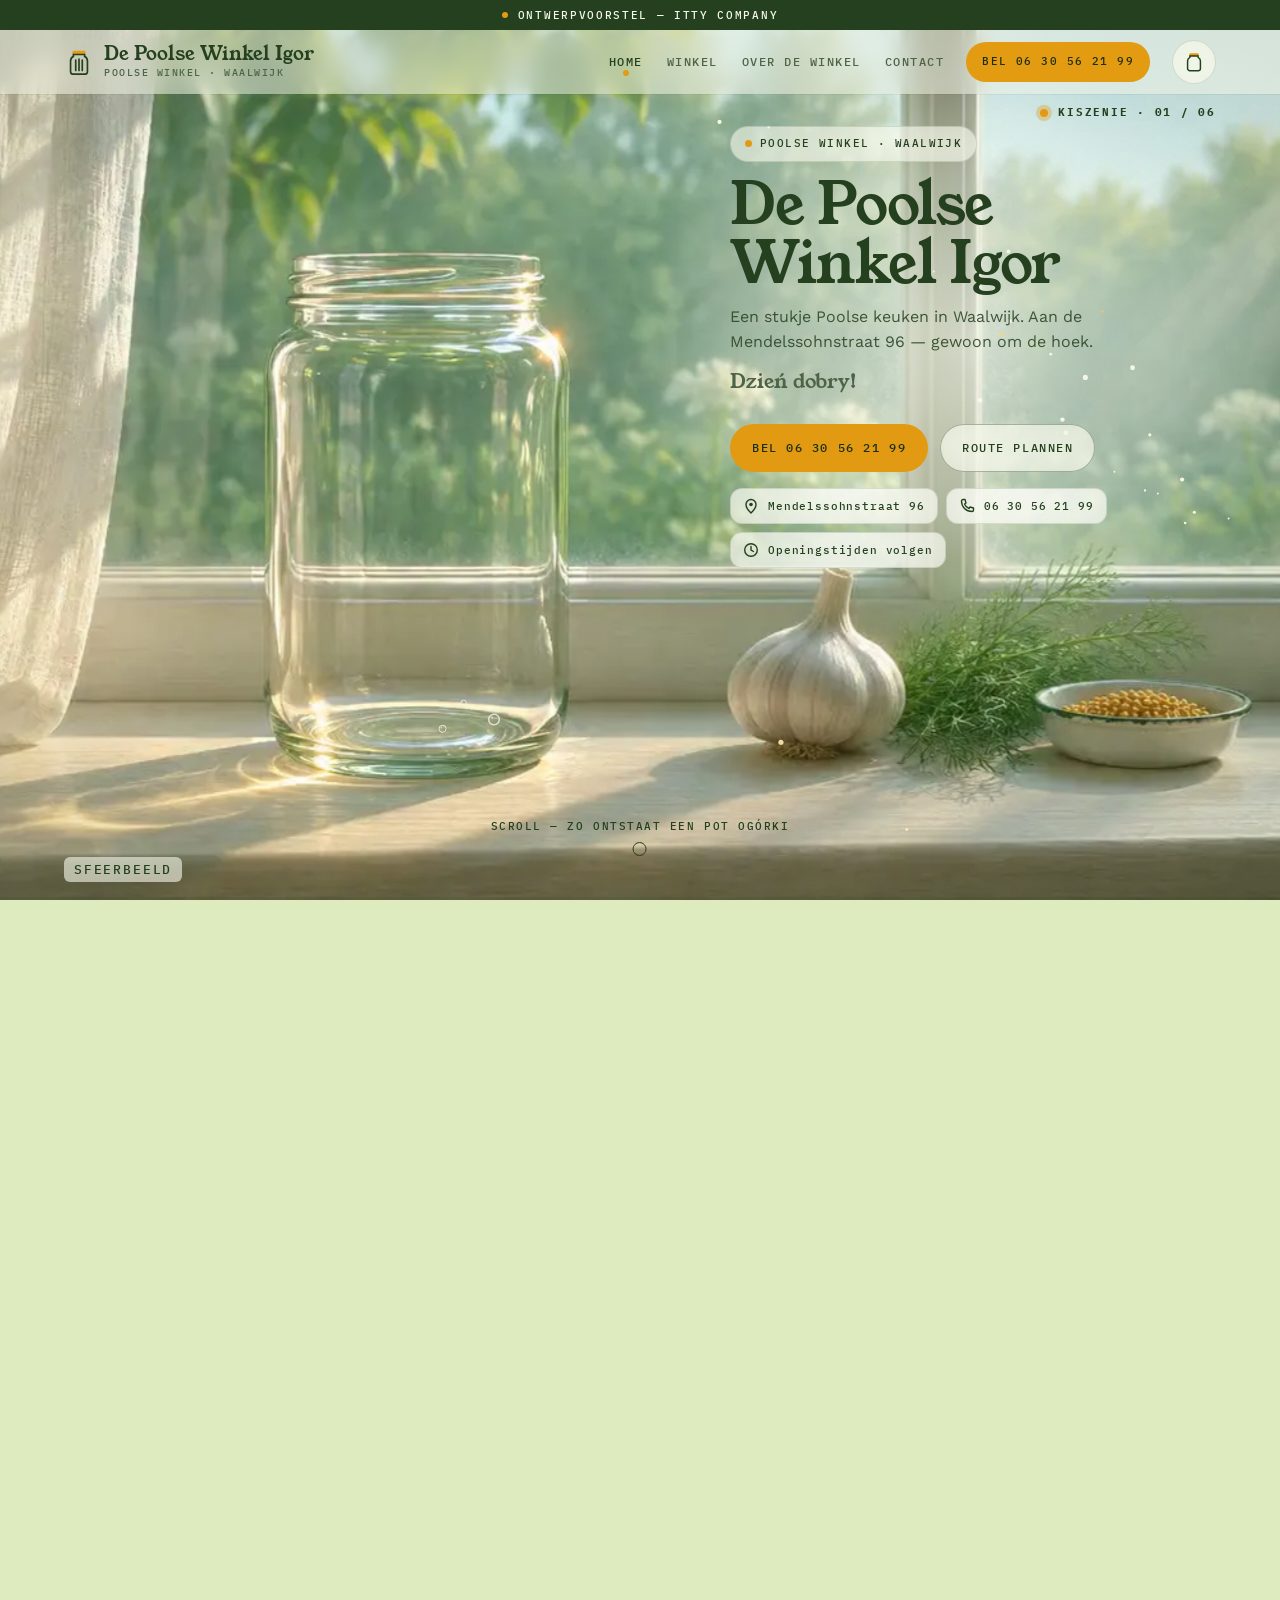
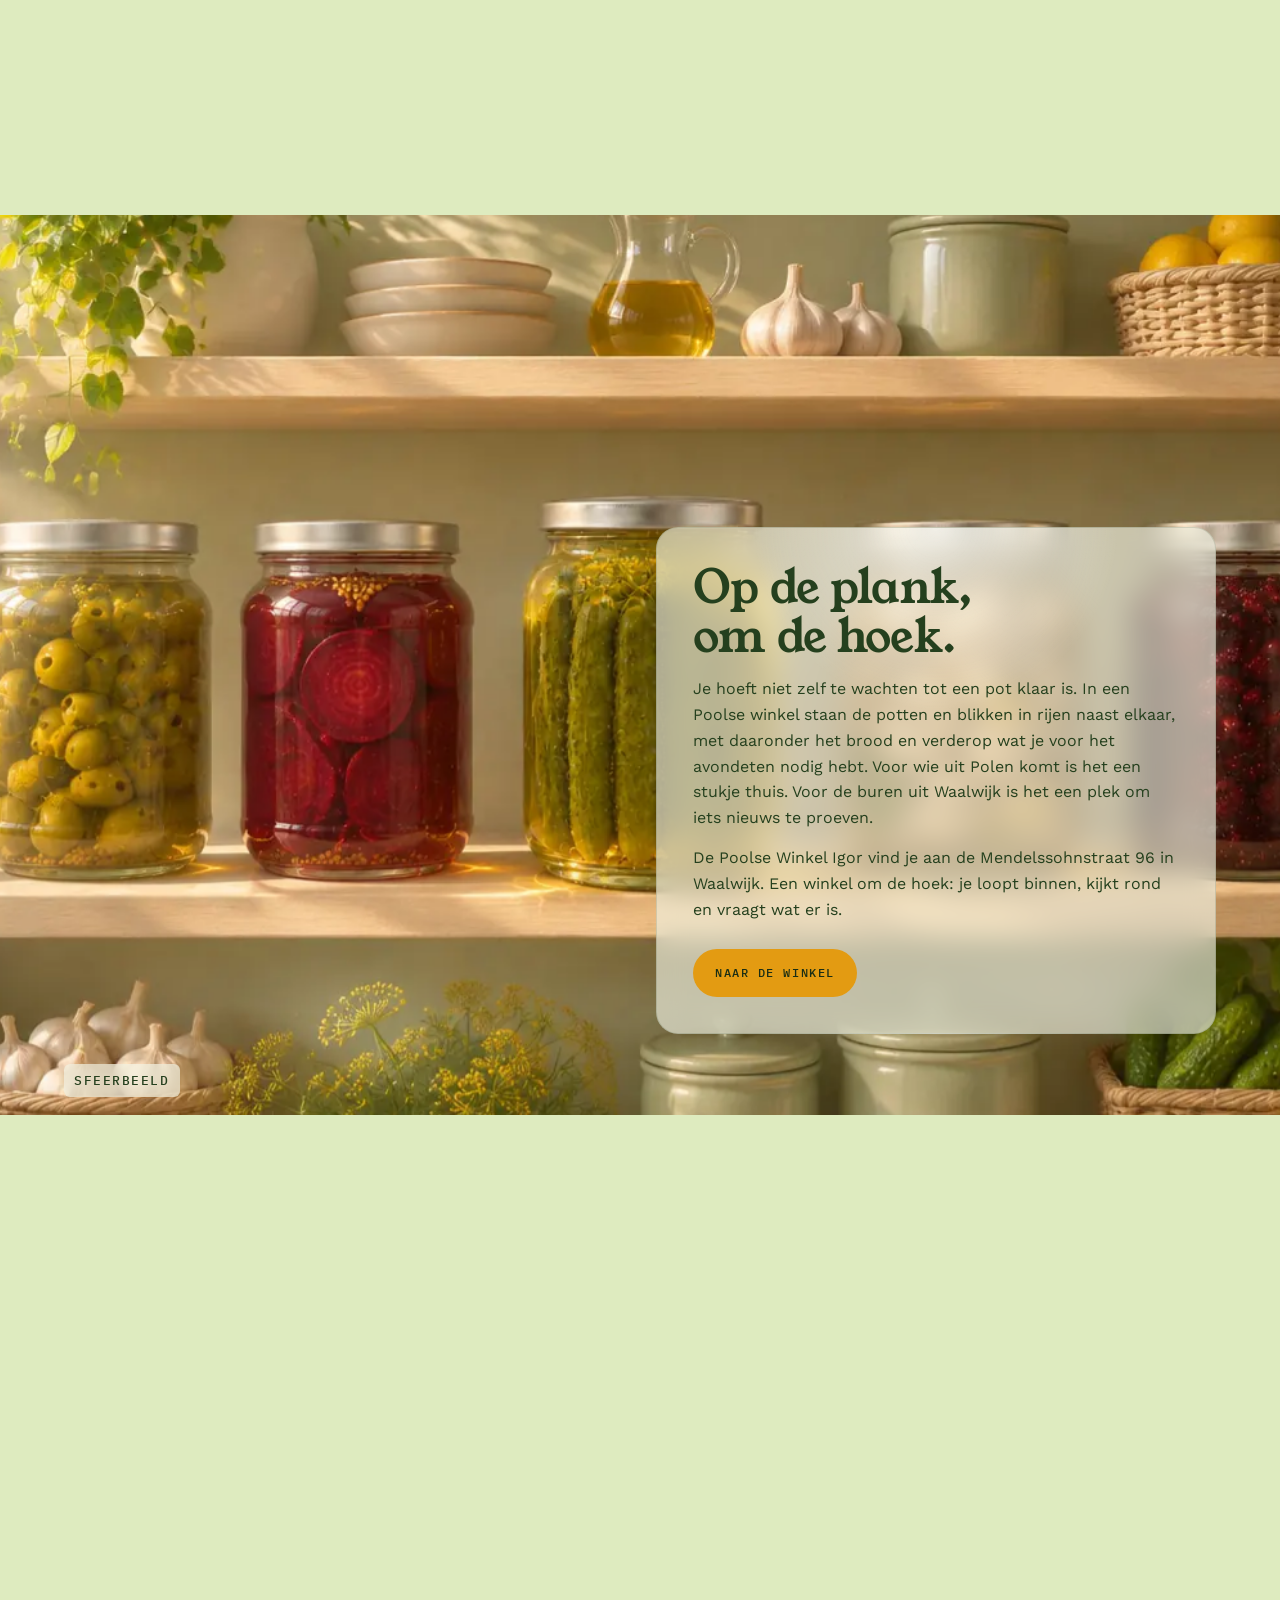
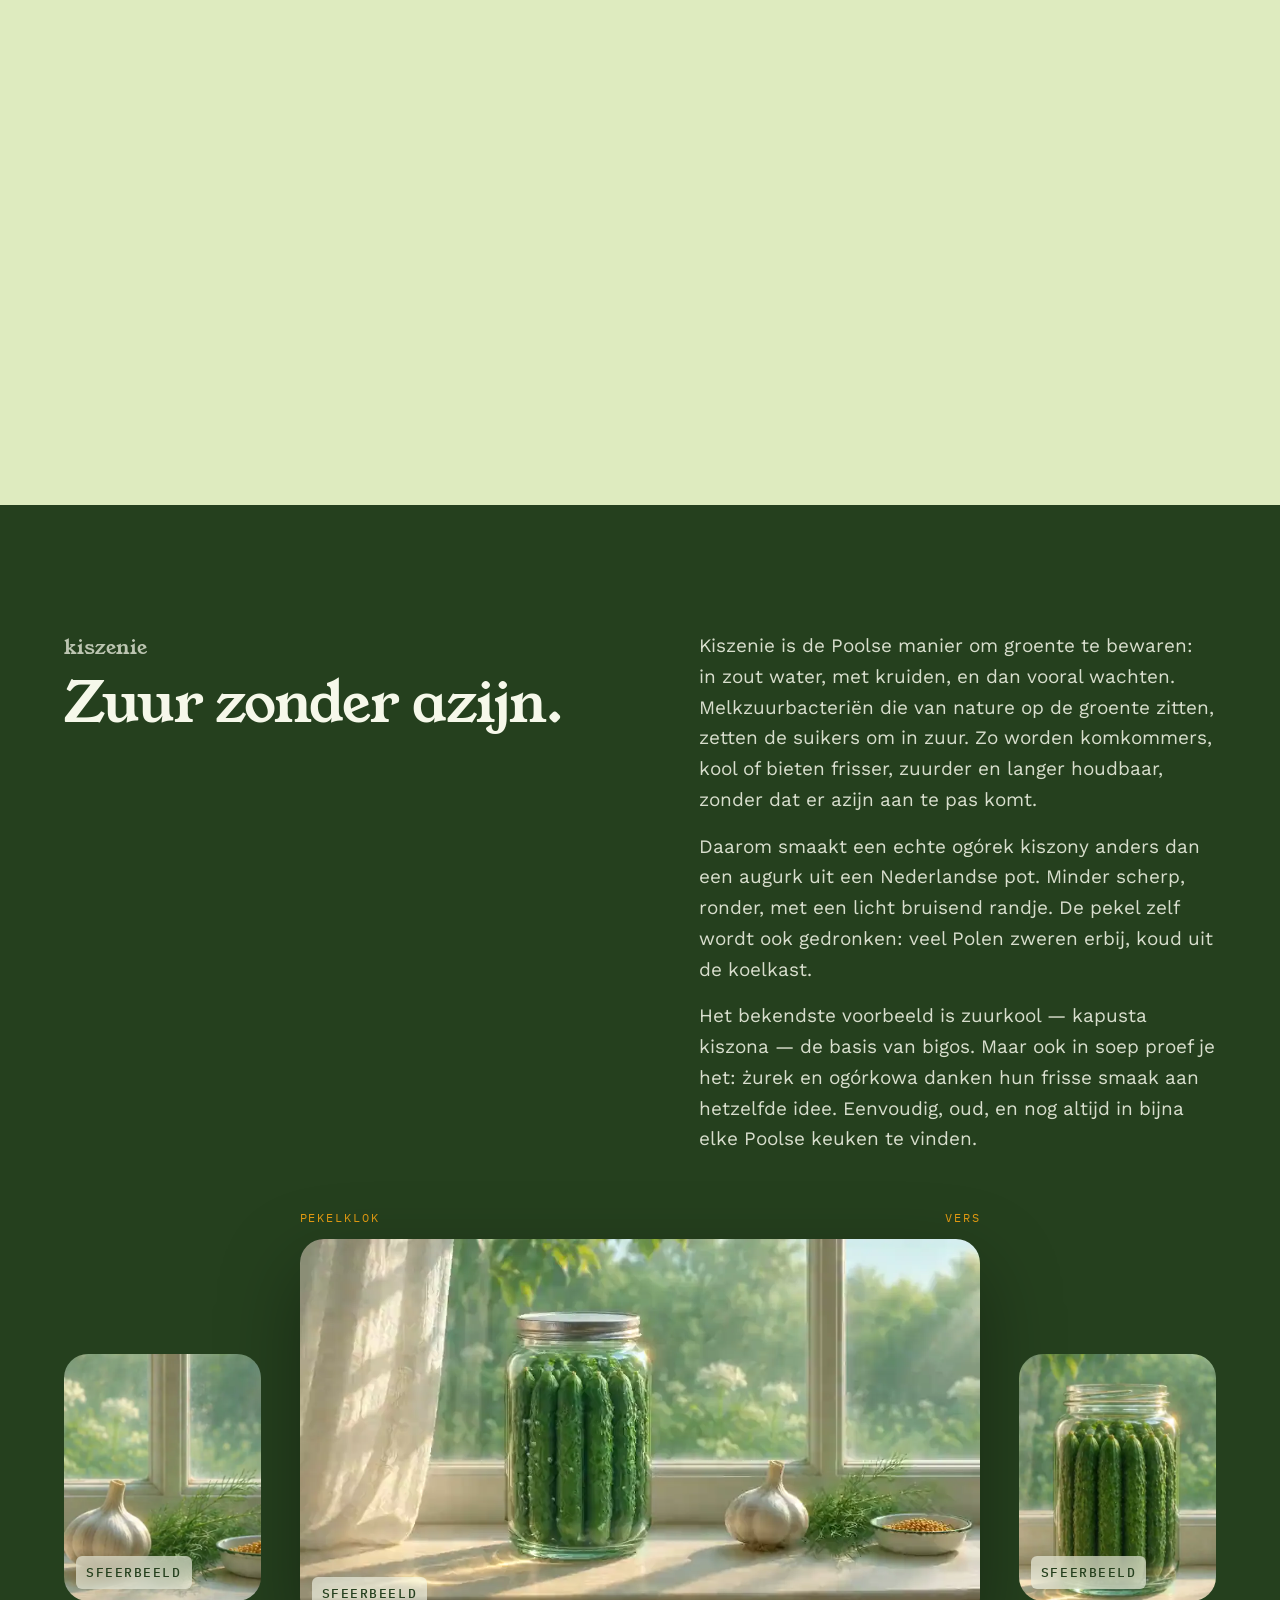
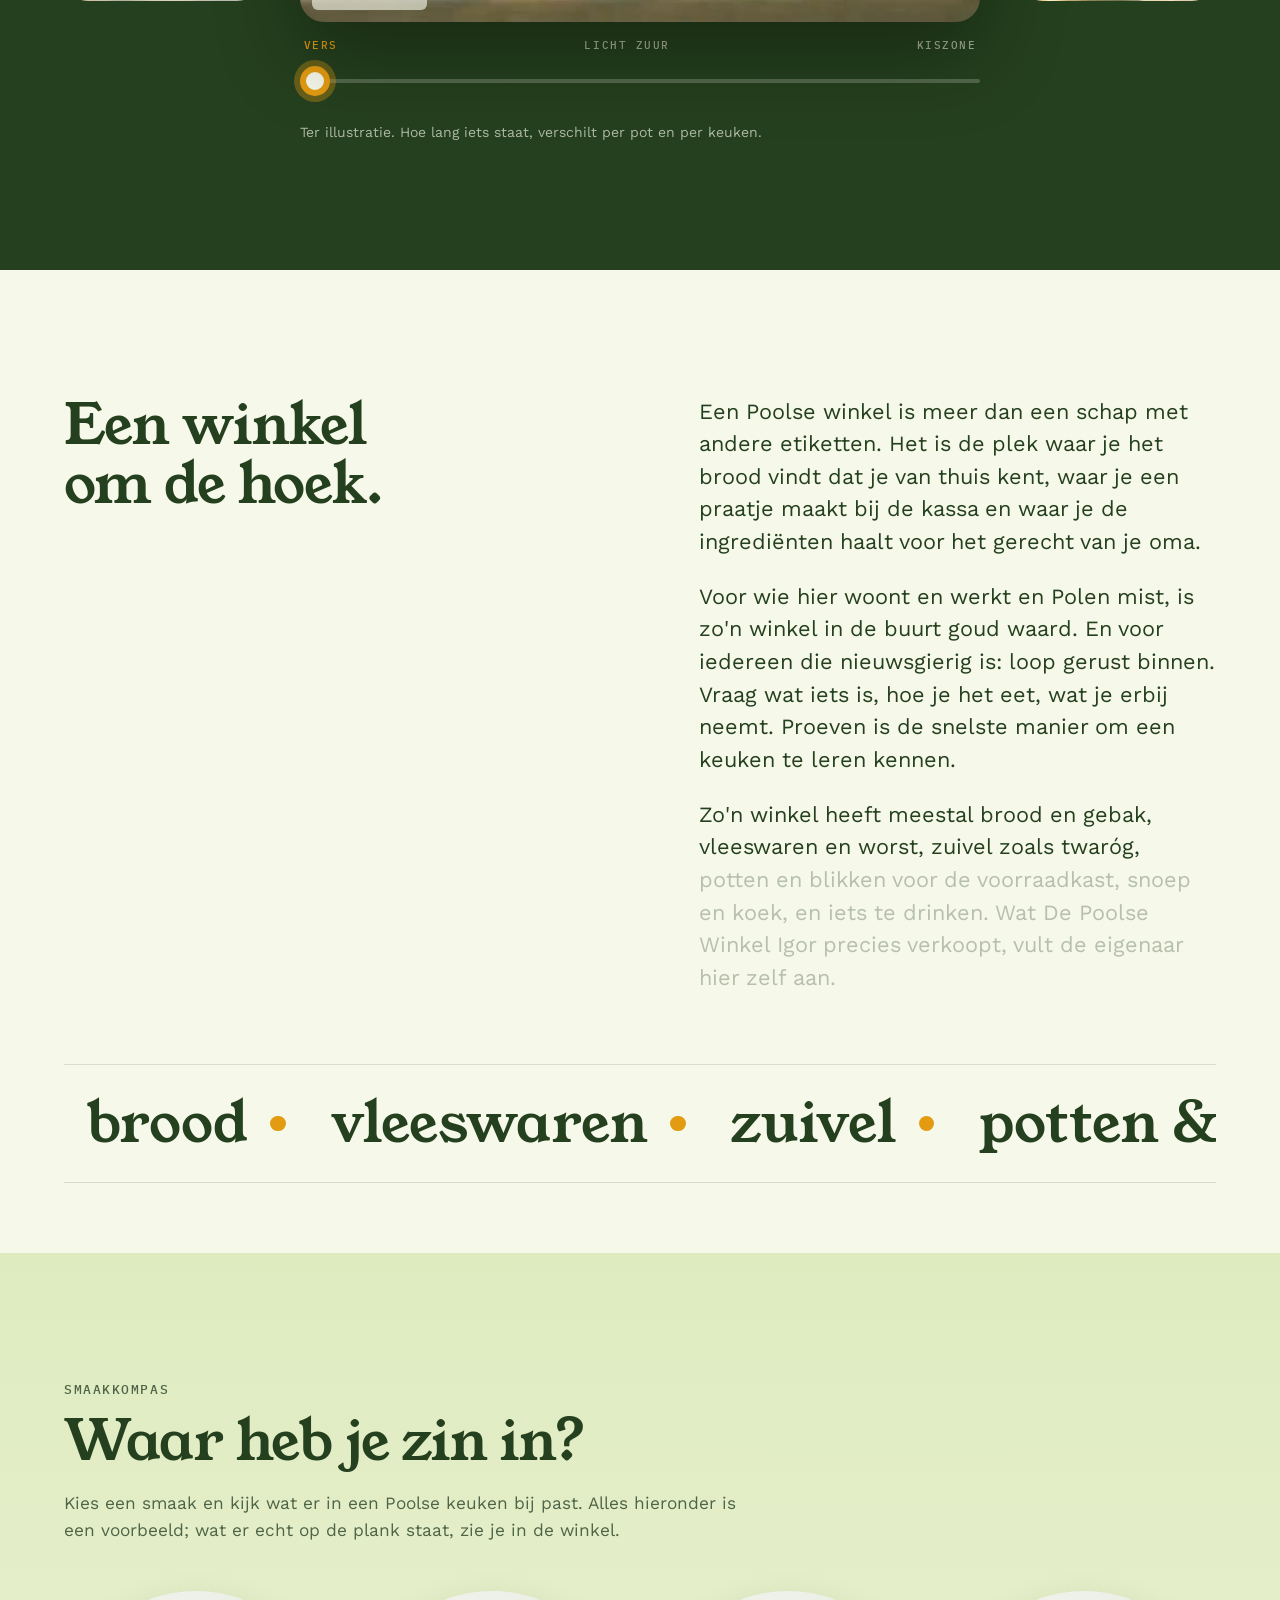
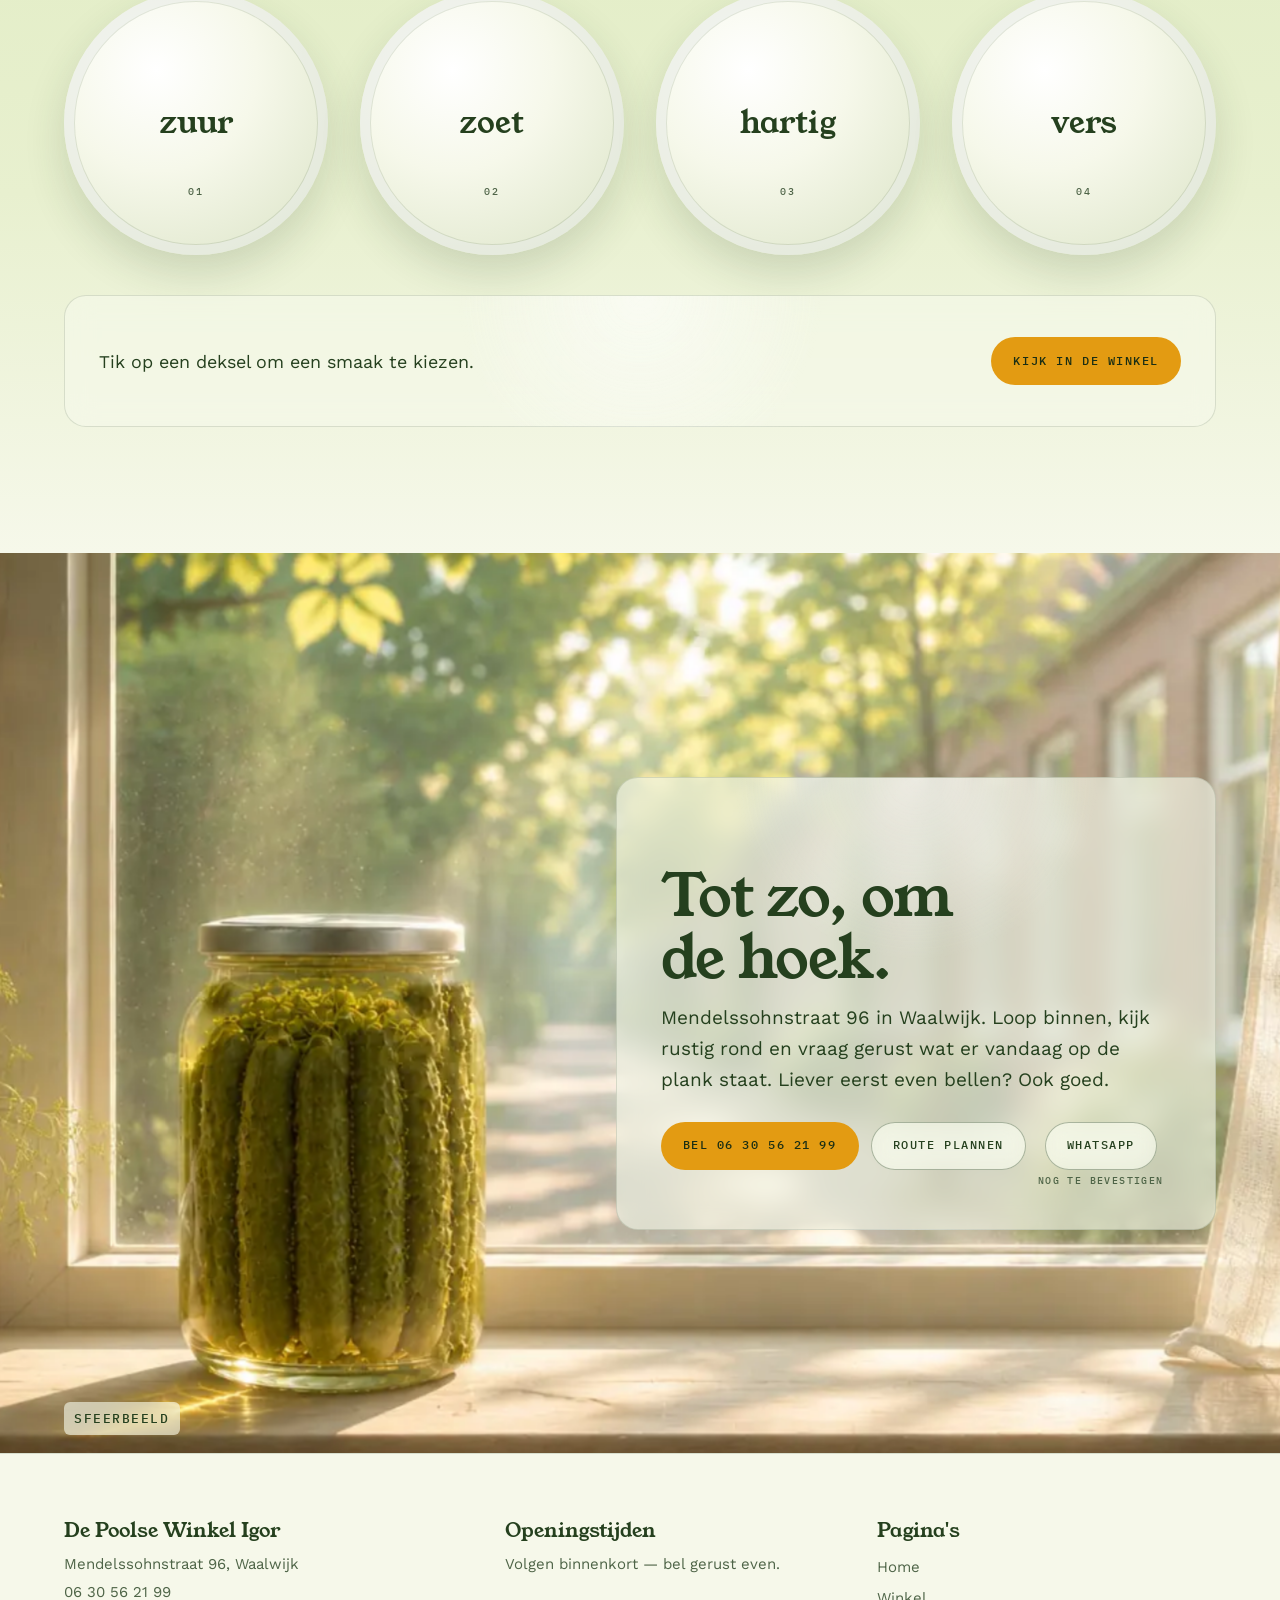
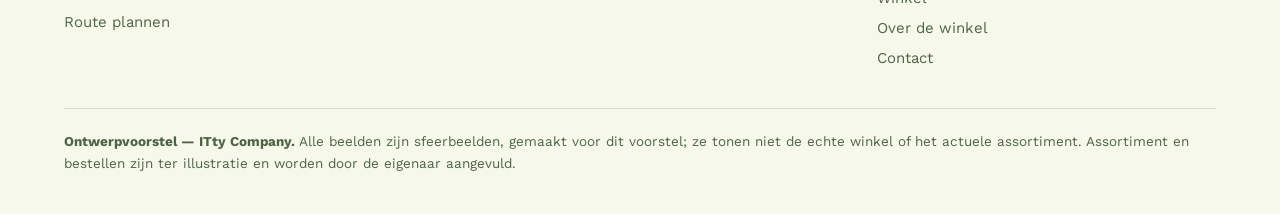
<file: build-r4/index.html>
<!DOCTYPE html>
<html lang="nl">
<head>
<meta charset="utf-8">
<meta name="viewport" content="width=device-width, initial-scale=1, viewport-fit=cover">
<title>De Poolse Winkel Igor — Poolse winkel aan de Mendelssohnstraat in Waalwijk</title>
<meta name="description" content="Poolse producten om de hoek in Waalwijk. De Poolse Winkel Igor, Mendelssohnstraat 96. Bel 06 30 56 21 99 of kom langs.">
<meta name="theme-color" content="#DEEBBF">
<meta property="og:title" content="De Poolse Winkel Igor — Poolse winkel aan de Mendelssohnstraat in Waalwijk">
<meta property="og:description" content="Poolse producten om de hoek in Waalwijk. De Poolse Winkel Igor, Mendelssohnstraat 96. Bel 06 30 56 21 99 of kom langs.">
<meta property="og:image" content="assets/img/k1.webp">
<meta name="robots" content="noindex">
<link rel="icon" href="data:image/svg+xml,%3Csvg xmlns='http://www.w3.org/2000/svg' viewBox='0 0 32 32'%3E%3Crect width='32' height='32' rx='9' fill='%23DEEBBF'/%3E%3Crect x='10' y='5' width='12' height='4' rx='1.5' fill='%23E39B12'/%3E%3Crect x='8.5' y='10' width='15' height='18' rx='3' fill='none' stroke='%2325401E' stroke-width='2'/%3E%3C/svg%3E">
<script>(function(d){d.classList.add('js');try{if(sessionStorage.getItem('igor-deksel')&&!matchMedia('(prefers-reduced-motion: reduce)').matches)d.classList.add('deksel-in');sessionStorage.removeItem('igor-deksel')}catch(e){}setTimeout(function(){d.classList.remove('deksel-in')},1600)})(document.documentElement)</script>
<link rel="preconnect" href="https://fonts.googleapis.com">
<link rel="preconnect" href="https://fonts.gstatic.com" crossorigin>
<link href="https://fonts.googleapis.com/css2?family=IBM+Plex+Mono:wght@500&family=Work+Sans:wght@400&family=Young+Serif&display=swap" rel="stylesheet">
<link rel="stylesheet" href="assets/style.css">
</head>
<body class="p-index">
<a class="skip" href="#inhoud">Naar inhoud</a>
<div class="demobar" role="note"><i></i>Ontwerpvoorstel — ITty Company</div>
<header class="hd">
  <a class="logo" href="index.html"><svg viewBox="0 0 32 32" aria-hidden="true"><rect x="9" y="4" width="14" height="4" rx="1.5" fill="#E39B12"/><path d="M10 8h12v2c2 1 3 2.5 3 5v11a3 3 0 0 1-3 3H10a3 3 0 0 1-3-3V15c0-2.5 1-4 3-5z" fill="none" stroke="#25401E" stroke-width="1.8"/><path d="M12.5 14v11M16 13v12M19.5 14v11" stroke="#25401E" stroke-width="1.8" stroke-linecap="round"/></svg><span><b>De Poolse Winkel Igor</b><small>Poolse winkel · Waalwijk</small></span></a>
  <nav class="nav" aria-label="Hoofdmenu"><a href="index.html" aria-current="page">Home</a><a href="winkel.html">Winkel</a><a href="over-ons.html">Over de winkel</a><a href="contact.html">Contact</a>
    <div class="mob"><a class="btn" href="tel:+31630562199">Bel 06 30 56 21 99</a><a class="btn ghost" href="https://www.google.com/maps/search/?api=1&query=Mendelssohnstraat+96+Waalwijk" target="_blank" rel="noopener">Route plannen</a><small>Mendelssohnstraat 96, Waalwijk</small></div>
  </nav>
  <a class="btn sm call" href="tel:+31630562199">Bel 06 30 56 21 99</a>
  <a class="cartbtn" href="winkel.html#mandje" aria-label="Je mandje bekijken"><svg viewBox="0 0 24 24" aria-hidden="true"><rect x="7" y="2.5" width="10" height="3" rx="1" fill="#E39B12"/><path d="M7.5 5.5h9V7c1.6.8 2.5 2 2.5 4v8a2.5 2.5 0 0 1-2.5 2.5h-9A2.5 2.5 0 0 1 5 19v-8c0-2 .9-3.2 2.5-4z" fill="none" stroke="#25401E" stroke-width="1.6"/></svg><span class="cart-count">0</span></a>
  <button class="burger" aria-label="Menu" aria-expanded="false"><span></span><span></span><span></span></button>
</header>
<main id="inhoud">
<section class="film" data-src="assets/film-main.mp4" data-src-m="assets/film-main-m.mp4" data-poster-m="assets/img/fm-0-m.webp" data-lead="0.7" data-tail="0.35" data-portal=".95" data-hud="KISZENIE" aria-label="Eerst een lege pot.">
  <div class="stage">
    <video poster="assets/img/fm-0.webp" muted playsinline preload="none" aria-hidden="true"></video>
    <div class="wash"></div><div class="vig"></div>
    <div class="bigword" aria-hidden="true"></div><div class="ray" aria-hidden="true"></div>
    <canvas class="fx" aria-hidden="true"></canvas>
    <canvas class="portalgl" aria-hidden="true" data-a="assets/img/k7.webp" data-am="assets/img/k7-m.webp"></canvas>
    
    <div class="fhero">
      <span class="chip">Poolse winkel · Waalwijk</span>
      <h1>De Poolse Winkel Igor</h1>
      <p class="lead">Een stukje Poolse keuken in Waalwijk. Aan de Mendelssohnstraat 96 — gewoon om de hoek.</p>
      <span class="pl">Dzień dobry!</span>
      <div class="row"><a class="btn" href="tel:+31630562199">Bel 06 30 56 21 99</a><a class="btn ghost" href="https://www.google.com/maps/search/?api=1&query=Mendelssohnstraat+96+Waalwijk" target="_blank" rel="noopener">Route plannen</a></div>
      <div class="plates"><a class="plate glass" href="https://www.google.com/maps/search/?api=1&query=Mendelssohnstraat+96+Waalwijk" target="_blank" rel="noopener"><svg viewBox="0 0 16 16" aria-hidden="true"><path d="M8 15s5-4.6 5-8.5A5 5 0 0 0 3 6.5C3 10.4 8 15 8 15z" fill="none" stroke="currentColor" stroke-width="1.4"/><circle cx="8" cy="6.5" r="1.8" fill="currentColor"/></svg>Mendelssohnstraat 96</a><a class="plate glass" href="tel:+31630562199"><svg viewBox="0 0 16 16" aria-hidden="true"><path d="M4 1.5h2l1 3.5-1.5 1a8 8 0 0 0 4.5 4.5l1-1.5 3.5 1v2a1.5 1.5 0 0 1-1.5 1.5C7 13.5 2.5 9 2.5 3A1.5 1.5 0 0 1 4 1.5z" fill="none" stroke="currentColor" stroke-width="1.4" stroke-linejoin="round"/></svg>06 30 56 21 99</a><span class="plate glass"><svg viewBox="0 0 16 16" aria-hidden="true"><circle cx="8" cy="8" r="6.3" fill="none" stroke="currentColor" stroke-width="1.4"/><path d="M8 4.5V8l2.5 1.5" fill="none" stroke="currentColor" stroke-width="1.4" stroke-linecap="round"/></svg>Openingstijden volgen</span></div>
      <p class="hfacts">Mendelssohnstraat 96 · Openingstijden volgen</p>
    </div>
    <div class="fdock"><div class="ftitle"><h2></h2><p></p></div><div class="fcards"><article class="fcard glass"><b>Een pot bij het raam</b><span class="txt">In bijna elke Poolse keuken staat er wel een: een glazen pot op de vensterbank of onder in de kast. Leeg is hij een belofte. Over een paar dagen staat er iets in dat je nergens anders zo proeft.</span><button type="button" class="more">lees verder +</button></article>
<article class="fcard glass"><b>Klein en stevig</b><span class="txt">Voor ogórki kiszone kies je kleine, stevige komkommers met een dun velletje. Ze gaan rechtop de pot in, dicht tegen elkaar, zodat ze straks niet gaan drijven en overal even goed in de pekel staan.</span><button type="button" class="more">lees verder +</button></article>
<article class="fcard glass"><b>Wat erbij hoort</b><span class="txt">Schermen dille met zaad, een paar tenen knoflook, een blad mierikswortel voor de knapperigheid en een handje mosterdzaad. Elke keuken heeft zijn eigen mengsel; het idee blijft hetzelfde: eenvoudig, en vol smaak.</span><button type="button" class="more">lees verder +</button></article>
<article class="fcard glass"><b>Alleen zout en water</b><span class="txt">Dit is geen augurk uit het zuur. Er komt geen azijn bij te pas. Het zoute water en de tijd doen samen het werk: de komkommers worden vanzelf zuur, fris en een beetje bruisend.</span><button type="button" class="more">lees verder +</button></article>
<article class="fcard glass"><b>Dicht en wachten</b><span class="txt">Deksel erop en laten staan. In de pot gebeurt het rustig: kleine belletjes stijgen op, de pekel wordt troebel, de groene kleur verandert langzaam. Haasten heeft geen zin.</span><button type="button" class="more">lees verder +</button></article>
<article class="fcard glass"><b>Zuur, fris, knapperig</b><span class="txt">Na een paar dagen zijn ze olijfgroen en heerlijk zuur. Bij een boterham, bij aardappels, bij soep — of zomaar uit de pot. Welke potten er bij Igor op de plank staan, hoor je in de winkel.</span><button type="button" class="more">lees verder +</button><div class="row"><a class="btn sm" href="winkel.html">Bekijk de winkel</a><a class="btn ghost sm" href="tel:+31630562199">Bel 06 30 56 21 99</a></div></article>
</div></div>
    <div class="hud" aria-hidden="true"><i></i><b></b></div>
    <div class="ftag">Sfeerbeeld</div>
    <div class="fhint">scroll — zo ontstaat een pot ogórki</div>
    <div class="fbar"><i></i></div>
    <div class="grain"></div>
  </div>
  <div class="fstatic"><article><figure class="ph"><img src="assets/img/fm-0.webp" alt="" loading="lazy" width="1280" height="720"><figcaption class="cap">Sfeerbeeld</figcaption></figure>
      <div><h2>Eerst een lege pot.</h2><p class="cap" style="margin-top:12px">Zo begint elke Poolse voorraadkast.</p><h3 style="margin-top:22px">Een pot bij het raam</h3><p style="margin-top:10px">In bijna elke Poolse keuken staat er wel een: een glazen pot op de vensterbank of onder in de kast. Leeg is hij een belofte. Over een paar dagen staat er iets in dat je nergens anders zo proeft.</p></div></article>
<article><figure class="ph"><img src="assets/img/fm-5.webp" alt="" loading="lazy" width="1280" height="720"><figcaption class="cap">Sfeerbeeld</figcaption></figure>
      <div><h2>Dan de komkommers.</h2><p class="cap" style="margin-top:12px">Klein, stevig en rechtop tegen elkaar.</p><h3 style="margin-top:22px">Klein en stevig</h3><p style="margin-top:10px">Voor ogórki kiszone kies je kleine, stevige komkommers met een dun velletje. Ze gaan rechtop de pot in, dicht tegen elkaar, zodat ze straks niet gaan drijven en overal even goed in de pekel staan.</p></div></article>
<article><figure class="ph"><img src="assets/img/fm-10.webp" alt="" loading="lazy" width="1280" height="720"><figcaption class="cap">Sfeerbeeld</figcaption></figure>
      <div><h2>Dille, knoflook, mosterdzaad.</h2><p class="cap" style="margin-top:12px">Wat erbij hoort, ligt al klaar.</p><h3 style="margin-top:22px">Wat erbij hoort</h3><p style="margin-top:10px">Schermen dille met zaad, een paar tenen knoflook, een blad mierikswortel voor de knapperigheid en een handje mosterdzaad. Elke keuken heeft zijn eigen mengsel; het idee blijft hetzelfde: eenvoudig, en vol smaak.</p></div></article>
<article><figure class="ph"><img src="assets/img/fm-13_5.webp" alt="" loading="lazy" width="1280" height="720"><figcaption class="cap">Sfeerbeeld</figcaption></figure>
      <div><h2>Zout water. Verder niets.</h2><p class="cap" style="margin-top:12px">Geen azijn: de pekel doet het werk.</p><h3 style="margin-top:22px">Alleen zout en water</h3><p style="margin-top:10px">Dit is geen augurk uit het zuur. Er komt geen azijn bij te pas. Het zoute water en de tijd doen samen het werk: de komkommers worden vanzelf zuur, fris en een beetje bruisend.</p></div></article>
<article><figure class="ph"><img src="assets/img/fm-18_5.webp" alt="" loading="lazy" width="1280" height="720"><figcaption class="cap">Sfeerbeeld</figcaption></figure>
      <div><h2>Deksel erop.</h2><p class="cap" style="margin-top:12px">Nu is het aan de tijd.</p><h3 style="margin-top:22px">Dicht en wachten</h3><p style="margin-top:10px">Deksel erop en laten staan. In de pot gebeurt het rustig: kleine belletjes stijgen op, de pekel wordt troebel, de groene kleur verandert langzaam. Haasten heeft geen zin.</p></div></article>
<article><figure class="ph"><img src="assets/img/fm-24_95.webp" alt="" loading="lazy" width="1280" height="720"><figcaption class="cap">Sfeerbeeld</figcaption></figure>
      <div><h2>Zo smaakt geduld.</h2><p class="cap" style="margin-top:12px">Ogórki kiszone — vraag in de winkel wat er staat.</p><h3 style="margin-top:22px">Zuur, fris, knapperig</h3><p style="margin-top:10px">Na een paar dagen zijn ze olijfgroen en heerlijk zuur. Bij een boterham, bij aardappels, bij soep — of zomaar uit de pot. Welke potten er bij Igor op de plank staan, hoor je in de winkel.</p><div class="row"><a class="btn sm" href="winkel.html">Bekijk de winkel</a><a class="btn ghost sm" href="tel:+31630562199">Bel 06 30 56 21 99</a></div></div></article>
</div>
  <script type="application/json">[{"t": "Eerst een lege pot.", "s": "Zo begint elke Poolse voorraadkast.", "fx": "beam", "at": 0, "big": "słoik", "pos": "tr", "wash": "rgba(170,215,215,.55)"}, {"t": "Dan de komkommers.", "s": "Klein, stevig en rechtop tegen elkaar.", "fx": "drops", "at": 5, "big": "ogórki", "pos": "tr", "wash": "rgba(255,250,215,.35)"}, {"t": "Dille, knoflook, mosterdzaad.", "s": "Wat erbij hoort, ligt al klaar.", "fx": "beam", "at": 10, "big": "koper", "pos": "tr", "wash": "rgba(255,205,140,.45)"}, {"t": "Zout water. Verder niets.", "s": "Geen azijn: de pekel doet het werk.", "fx": "bubbles", "at": 13.5, "big": "solanka", "pos": "tr", "wash": "rgba(190,240,225,.45)", "jar": [385, 175, 605, 570], "jarm": [140, 400, 570, 1040]}, {"t": "Deksel erop.", "s": "Nu is het aan de tijd.", "fx": "glints", "at": 18.5, "big": "czas", "pos": "tr", "wash": "rgba(255,255,240,.25)", "jar": [340, 175, 560, 575], "jarm": [140, 420, 580, 1040]}, {"t": "Zo smaakt geduld.", "s": "Ogórki kiszone — vraag in de winkel wat er staat.", "fx": "warm", "at": 24.95, "big": "kiszone", "pos": "tr", "wash": "rgba(227,155,18,.6)", "tone": "light", "jar": [300, 180, 525, 575], "jarm": [140, 400, 580, 1040]}]</script>
</section>
<section class="act2" aria-labelledby="h-plank">
  <div class="pin">
    <picture><source media="(max-width:760px) and (orientation:portrait)" srcset="assets/img/k7-m.webp"><img class="bgimg glint" data-kb="pin" src="assets/img/k7.webp" alt="" loading="lazy" width="1344" height="752"></picture>
    <canvas class="dust" data-fx="dust" aria-hidden="true"></canvas>
    <div class="capbox cap">Sfeerbeeld</div>
    <div class="panel glass">
      <h2 id="h-plank" class="words">Op de plank, om de hoek.</h2>
      <p class="rv">Je hoeft niet zelf te wachten tot een pot klaar is. In een Poolse winkel staan de potten en blikken in rijen naast elkaar, met daaronder het brood en verderop wat je voor het avondeten nodig hebt. Voor wie uit Polen komt is het een stukje thuis. Voor de buren uit Waalwijk is het een plek om iets nieuws te proeven.</p>
      <p class="rv">De Poolse Winkel Igor vind je aan de Mendelssohnstraat 96 in Waalwijk. Een winkel om de hoek: je loopt binnen, kijkt rond en vraagt wat er is.</p>
      <div class="row rv"><a class="btn" href="winkel.html">Naar de winkel</a></div>
    </div>
  </div>
</section>

<section class="sec bg-dark j1" aria-labelledby="h-kiszenie">
  <div class="wrap">
    <div class="split" style="align-items:start">
      <div><span class="pl rv">kiszenie</span><h2 id="h-kiszenie" class="words">Zuur zonder azijn.</h2></div>
      <div class="prose rv" style="margin-top:0">
        <p>Kiszenie is de Poolse manier om groente te bewaren: in zout water, met kruiden, en dan vooral wachten. Melkzuurbacteriën die van nature op de groente zitten, zetten de suikers om in zuur. Zo worden komkommers, kool of bieten frisser, zuurder en langer houdbaar, zonder dat er azijn aan te pas komt.</p>
        <p>Daarom smaakt een echte ogórek kiszony anders dan een augurk uit een Nederlandse pot. Minder scherp, ronder, met een licht bruisend randje. De pekel zelf wordt ook gedronken: veel Polen zweren erbij, koud uit de koelkast.</p>
        <p>Het bekendste voorbeeld is zuurkool — kapusta kiszona — de basis van bigos. Maar ook in soep proef je het: żurek en ogórkowa danken hun frisse smaak aan hetzelfde idee. Eenvoudig, oud, en nog altijd in bijna elke Poolse keuken te vinden.</p>
      </div>
    </div>
    <div class="grid3">
      <figure class="ph breathe rv"><img src="assets/img/fm-still-9.webp" alt="" loading="lazy" width="480" height="600"><figcaption class="cap">Sfeerbeeld</figcaption></figure>
      <div class="klok rv" data-src="assets/film-main.mp4" data-from="20" data-to="25" style="--d:1">
        <h3><span>Pekelklok</span><span class="kval" aria-hidden="true">vers</span></h3>
        <div class="screen glint"><img src="assets/img/fm-20.webp" alt="" loading="lazy" width="1280" height="720"><video muted playsinline preload="none" aria-hidden="true"></video><canvas aria-hidden="true"></canvas><span class="cap">Sfeerbeeld</span></div>
        <div class="marks" aria-hidden="true"><span>vers</span><span>licht zuur</span><span>kiszone</span></div>
        <input type="range" min="0" max="100" value="0" step="1" aria-label="Pekelklok: van vers naar kiszone">
        <p class="note">Ter illustratie. Hoe lang iets staat, verschilt per pot en per keuken.</p>
      </div>
      <figure class="ph breathe rv" style="--d:2"><img src="assets/img/fm-still-14.webp" alt="" loading="lazy" width="480" height="600"><figcaption class="cap">Sfeerbeeld</figcaption></figure>
    </div>
  </div>
</section>

<section class="sec bg-paper" aria-labelledby="h-hoek" style="padding-bottom:70px">
  <canvas class="dust" data-fx="dust" aria-hidden="true" style="opacity:.6"></canvas>
  <div class="wrap split" style="align-items:start">
    <h2 id="h-hoek" class="words">Een winkel om de hoek.</h2>
    <div class="fill">
      <p>Een Poolse winkel is meer dan een schap met andere etiketten. Het is de plek waar je het brood vindt dat je van thuis kent, waar je een praatje maakt bij de kassa en waar je de ingrediënten haalt voor het gerecht van je oma.</p>
      <p>Voor wie hier woont en werkt en Polen mist, is zo'n winkel in de buurt goud waard. En voor iedereen die nieuwsgierig is: loop gerust binnen. Vraag wat iets is, hoe je het eet, wat je erbij neemt. Proeven is de snelste manier om een keuken te leren kennen.</p>
      <p>Zo'n winkel heeft meestal brood en gebak, vleeswaren en worst, zuivel zoals twaróg, potten en blikken voor de voorraadkast, snoep en koek, en iets te drinken. Wat De Poolse Winkel Igor precies verkoopt, vult de eigenaar hier zelf aan.</p>
    </div>
  </div>
  <div class="marq" aria-label="Voorbeeldcategorieën: brood, vleeswaren, zuivel, potten en blikken, snoep, dranken — voorbeeld, door de eigenaar aan te vullen"><div class="track" aria-hidden="true"><span>brood</span><span>vleeswaren</span><span>zuivel</span><span>potten &amp; blikken</span><span>snoep</span><span>dranken</span><em>voorbeeld, door de eigenaar aan te vullen</em><span>brood</span><span>vleeswaren</span><span>zuivel</span><span>potten &amp; blikken</span><span>snoep</span><span>dranken</span><em>voorbeeld, door de eigenaar aan te vullen</em></div></div>
</section>

<section class="sec bg-sage kompas" aria-labelledby="h-kompas">
  <canvas class="dust" data-fx="rise" aria-hidden="true" style="opacity:.5"></canvas>
  <div class="wrap">
    <p class="cap rv">Smaakkompas</p>
    <h2 id="h-kompas" class="words" style="margin-top:12px">Waar heb je zin in?</h2>
    <p class="lead rv">Kies een smaak en kijk wat er in een Poolse keuken bij past. Alles hieronder is een voorbeeld; wat er echt op de plank staat, zie je in de winkel.</p>
    <div class="lids rv" role="group" aria-label="Kies een smaak"><button type="button" class="lid" style="--i:0" aria-pressed="false" data-k="zuur" data-txt="Ingelegde komkommers, zuurkool, bietjes in het zuur. Fris naast iets hartigs.">zuur<small>01</small></button><button type="button" class="lid" style="--i:1" aria-pressed="false" data-k="zoet" data-txt="Karamelsnoepjes, koeken met maanzaad, honing. Bij de koffie of de thee.">zoet<small>02</small></button><button type="button" class="lid" style="--i:2" aria-pressed="false" data-k="hartig" data-txt="Gerookte worst, roggebrood, een stevige soep. Voor een echte Poolse lunch.">hartig<small>03</small></button><button type="button" class="lid" style="--i:3" aria-pressed="false" data-k="vers" data-txt="Twaróg (Poolse kwark), brood, dille. De basis van het ontbijt.">vers<small>04</small></button></div>
    <div class="kout glass rv" aria-live="polite"><p>Tik op een deksel om een smaak te kiezen.</p><a class="btn" href="winkel.html">Kijk in de winkel</a></div>
  </div>
</section>
<section class="finale">
  <img class="bgimg" data-kb="y" src="assets/img/k12.webp" srcset="assets/img/k12-m.webp 423w, assets/img/k12.webp 1344w" sizes="100vw" alt="" loading="lazy" width="1344" height="752" style="object-position:30% 50%">
  <canvas class="dust" data-fx="warm" aria-hidden="true"></canvas>
  <div class="capbox cap">Sfeerbeeld</div>
  <div class="inner glass">
    <span class="pl rv">Zapraszamy!</span>
    <h2 class="words">Tot zo, om de hoek.</h2>
    <p class="rv">Mendelssohnstraat 96 in Waalwijk. Loop binnen, kijk rustig rond en vraag gerust wat er vandaag op de plank staat. Liever eerst even bellen? Ook goed.</p>
    <div class="row rv" style="--d:1"><a class="btn" href="tel:+31630562199">Bel 06 30 56 21 99</a><a class="btn ghost" href="https://www.google.com/maps/search/?api=1&query=Mendelssohnstraat+96+Waalwijk" target="_blank" rel="noopener">Route plannen</a><span class="wa" data-confirm="wa"><a class="btn ghost" href="https://wa.me/31630562199" target="_blank" rel="noopener">WhatsApp</a><span class="tbc">nog te bevestigen</span></span></div>
  </div>
</section>
</main>
<footer>
  <div class="wrap">
    <div><b>De Poolse Winkel Igor</b>Mendelssohnstraat 96, Waalwijk<a href="tel:+31630562199">06 30 56 21 99</a><a href="https://www.google.com/maps/search/?api=1&query=Mendelssohnstraat+96+Waalwijk" target="_blank" rel="noopener">Route plannen</a></div>
    <div><b>Openingstijden</b>Volgen binnenkort — bel gerust even.</div>
    <div><b>Pagina's</b><a href="index.html">Home</a><a href="winkel.html">Winkel</a><a href="over-ons.html">Over de winkel</a><a href="contact.html">Contact</a></div>
    <p class="demo"><strong>Ontwerpvoorstel — ITty Company.</strong> Alle beelden zijn sfeerbeelden, gemaakt voor dit voorstel; ze tonen niet de echte winkel of het actuele assortiment. Assortiment en bestellen zijn ter illustratie en worden door de eigenaar aangevuld.</p>
  </div>
</footer>
<div class="deksel" aria-hidden="true"><div class="disc"></div><div class="ring"><svg viewBox="0 0 200 200" aria-hidden="true"><circle cx="100" cy="100" r="96" fill="none" stroke="#E39B12" stroke-width="1.5"/><line x1="100" y1="6" x2="100" y2="24" stroke="#F6F8EA" stroke-opacity="0.85" stroke-width="1.4" transform="rotate(0 100 100)"/><line x1="100" y1="6" x2="100" y2="18" stroke="#F6F8EA" stroke-opacity="0.4" stroke-width="1.4" transform="rotate(5 100 100)"/><line x1="100" y1="6" x2="100" y2="18" stroke="#F6F8EA" stroke-opacity="0.4" stroke-width="1.4" transform="rotate(10 100 100)"/><line x1="100" y1="6" x2="100" y2="18" stroke="#F6F8EA" stroke-opacity="0.4" stroke-width="1.4" transform="rotate(15 100 100)"/><line x1="100" y1="6" x2="100" y2="18" stroke="#F6F8EA" stroke-opacity="0.4" stroke-width="1.4" transform="rotate(20 100 100)"/><line x1="100" y1="6" x2="100" y2="18" stroke="#F6F8EA" stroke-opacity="0.4" stroke-width="1.4" transform="rotate(25 100 100)"/><line x1="100" y1="6" x2="100" y2="24" stroke="#F6F8EA" stroke-opacity="0.85" stroke-width="1.4" transform="rotate(30 100 100)"/><line x1="100" y1="6" x2="100" y2="18" stroke="#F6F8EA" stroke-opacity="0.4" stroke-width="1.4" transform="rotate(35 100 100)"/><line x1="100" y1="6" x2="100" y2="18" stroke="#F6F8EA" stroke-opacity="0.4" stroke-width="1.4" transform="rotate(40 100 100)"/><line x1="100" y1="6" x2="100" y2="18" stroke="#F6F8EA" stroke-opacity="0.4" stroke-width="1.4" transform="rotate(45 100 100)"/><line x1="100" y1="6" x2="100" y2="18" stroke="#F6F8EA" stroke-opacity="0.4" stroke-width="1.4" transform="rotate(50 100 100)"/><line x1="100" y1="6" x2="100" y2="18" stroke="#F6F8EA" stroke-opacity="0.4" stroke-width="1.4" transform="rotate(55 100 100)"/><line x1="100" y1="6" x2="100" y2="24" stroke="#F6F8EA" stroke-opacity="0.85" stroke-width="1.4" transform="rotate(60 100 100)"/><line x1="100" y1="6" x2="100" y2="18" stroke="#F6F8EA" stroke-opacity="0.4" stroke-width="1.4" transform="rotate(65 100 100)"/><line x1="100" y1="6" x2="100" y2="18" stroke="#F6F8EA" stroke-opacity="0.4" stroke-width="1.4" transform="rotate(70 100 100)"/><line x1="100" y1="6" x2="100" y2="18" stroke="#F6F8EA" stroke-opacity="0.4" stroke-width="1.4" transform="rotate(75 100 100)"/><line x1="100" y1="6" x2="100" y2="18" stroke="#F6F8EA" stroke-opacity="0.4" stroke-width="1.4" transform="rotate(80 100 100)"/><line x1="100" y1="6" x2="100" y2="18" stroke="#F6F8EA" stroke-opacity="0.4" stroke-width="1.4" transform="rotate(85 100 100)"/><line x1="100" y1="6" x2="100" y2="24" stroke="#F6F8EA" stroke-opacity="0.85" stroke-width="1.4" transform="rotate(90 100 100)"/><line x1="100" y1="6" x2="100" y2="18" stroke="#F6F8EA" stroke-opacity="0.4" stroke-width="1.4" transform="rotate(95 100 100)"/><line x1="100" y1="6" x2="100" y2="18" stroke="#F6F8EA" stroke-opacity="0.4" stroke-width="1.4" transform="rotate(100 100 100)"/><line x1="100" y1="6" x2="100" y2="18" stroke="#F6F8EA" stroke-opacity="0.4" stroke-width="1.4" transform="rotate(105 100 100)"/><line x1="100" y1="6" x2="100" y2="18" stroke="#F6F8EA" stroke-opacity="0.4" stroke-width="1.4" transform="rotate(110 100 100)"/><line x1="100" y1="6" x2="100" y2="18" stroke="#F6F8EA" stroke-opacity="0.4" stroke-width="1.4" transform="rotate(115 100 100)"/><line x1="100" y1="6" x2="100" y2="24" stroke="#F6F8EA" stroke-opacity="0.85" stroke-width="1.4" transform="rotate(120 100 100)"/><line x1="100" y1="6" x2="100" y2="18" stroke="#F6F8EA" stroke-opacity="0.4" stroke-width="1.4" transform="rotate(125 100 100)"/><line x1="100" y1="6" x2="100" y2="18" stroke="#F6F8EA" stroke-opacity="0.4" stroke-width="1.4" transform="rotate(130 100 100)"/><line x1="100" y1="6" x2="100" y2="18" stroke="#F6F8EA" stroke-opacity="0.4" stroke-width="1.4" transform="rotate(135 100 100)"/><line x1="100" y1="6" x2="100" y2="18" stroke="#F6F8EA" stroke-opacity="0.4" stroke-width="1.4" transform="rotate(140 100 100)"/><line x1="100" y1="6" x2="100" y2="18" stroke="#F6F8EA" stroke-opacity="0.4" stroke-width="1.4" transform="rotate(145 100 100)"/><line x1="100" y1="6" x2="100" y2="24" stroke="#F6F8EA" stroke-opacity="0.85" stroke-width="1.4" transform="rotate(150 100 100)"/><line x1="100" y1="6" x2="100" y2="18" stroke="#F6F8EA" stroke-opacity="0.4" stroke-width="1.4" transform="rotate(155 100 100)"/><line x1="100" y1="6" x2="100" y2="18" stroke="#F6F8EA" stroke-opacity="0.4" stroke-width="1.4" transform="rotate(160 100 100)"/><line x1="100" y1="6" x2="100" y2="18" stroke="#F6F8EA" stroke-opacity="0.4" stroke-width="1.4" transform="rotate(165 100 100)"/><line x1="100" y1="6" x2="100" y2="18" stroke="#F6F8EA" stroke-opacity="0.4" stroke-width="1.4" transform="rotate(170 100 100)"/><line x1="100" y1="6" x2="100" y2="18" stroke="#F6F8EA" stroke-opacity="0.4" stroke-width="1.4" transform="rotate(175 100 100)"/><line x1="100" y1="6" x2="100" y2="24" stroke="#F6F8EA" stroke-opacity="0.85" stroke-width="1.4" transform="rotate(180 100 100)"/><line x1="100" y1="6" x2="100" y2="18" stroke="#F6F8EA" stroke-opacity="0.4" stroke-width="1.4" transform="rotate(185 100 100)"/><line x1="100" y1="6" x2="100" y2="18" stroke="#F6F8EA" stroke-opacity="0.4" stroke-width="1.4" transform="rotate(190 100 100)"/><line x1="100" y1="6" x2="100" y2="18" stroke="#F6F8EA" stroke-opacity="0.4" stroke-width="1.4" transform="rotate(195 100 100)"/><line x1="100" y1="6" x2="100" y2="18" stroke="#F6F8EA" stroke-opacity="0.4" stroke-width="1.4" transform="rotate(200 100 100)"/><line x1="100" y1="6" x2="100" y2="18" stroke="#F6F8EA" stroke-opacity="0.4" stroke-width="1.4" transform="rotate(205 100 100)"/><line x1="100" y1="6" x2="100" y2="24" stroke="#F6F8EA" stroke-opacity="0.85" stroke-width="1.4" transform="rotate(210 100 100)"/><line x1="100" y1="6" x2="100" y2="18" stroke="#F6F8EA" stroke-opacity="0.4" stroke-width="1.4" transform="rotate(215 100 100)"/><line x1="100" y1="6" x2="100" y2="18" stroke="#F6F8EA" stroke-opacity="0.4" stroke-width="1.4" transform="rotate(220 100 100)"/><line x1="100" y1="6" x2="100" y2="18" stroke="#F6F8EA" stroke-opacity="0.4" stroke-width="1.4" transform="rotate(225 100 100)"/><line x1="100" y1="6" x2="100" y2="18" stroke="#F6F8EA" stroke-opacity="0.4" stroke-width="1.4" transform="rotate(230 100 100)"/><line x1="100" y1="6" x2="100" y2="18" stroke="#F6F8EA" stroke-opacity="0.4" stroke-width="1.4" transform="rotate(235 100 100)"/><line x1="100" y1="6" x2="100" y2="24" stroke="#F6F8EA" stroke-opacity="0.85" stroke-width="1.4" transform="rotate(240 100 100)"/><line x1="100" y1="6" x2="100" y2="18" stroke="#F6F8EA" stroke-opacity="0.4" stroke-width="1.4" transform="rotate(245 100 100)"/><line x1="100" y1="6" x2="100" y2="18" stroke="#F6F8EA" stroke-opacity="0.4" stroke-width="1.4" transform="rotate(250 100 100)"/><line x1="100" y1="6" x2="100" y2="18" stroke="#F6F8EA" stroke-opacity="0.4" stroke-width="1.4" transform="rotate(255 100 100)"/><line x1="100" y1="6" x2="100" y2="18" stroke="#F6F8EA" stroke-opacity="0.4" stroke-width="1.4" transform="rotate(260 100 100)"/><line x1="100" y1="6" x2="100" y2="18" stroke="#F6F8EA" stroke-opacity="0.4" stroke-width="1.4" transform="rotate(265 100 100)"/><line x1="100" y1="6" x2="100" y2="24" stroke="#F6F8EA" stroke-opacity="0.85" stroke-width="1.4" transform="rotate(270 100 100)"/><line x1="100" y1="6" x2="100" y2="18" stroke="#F6F8EA" stroke-opacity="0.4" stroke-width="1.4" transform="rotate(275 100 100)"/><line x1="100" y1="6" x2="100" y2="18" stroke="#F6F8EA" stroke-opacity="0.4" stroke-width="1.4" transform="rotate(280 100 100)"/><line x1="100" y1="6" x2="100" y2="18" stroke="#F6F8EA" stroke-opacity="0.4" stroke-width="1.4" transform="rotate(285 100 100)"/><line x1="100" y1="6" x2="100" y2="18" stroke="#F6F8EA" stroke-opacity="0.4" stroke-width="1.4" transform="rotate(290 100 100)"/><line x1="100" y1="6" x2="100" y2="18" stroke="#F6F8EA" stroke-opacity="0.4" stroke-width="1.4" transform="rotate(295 100 100)"/><line x1="100" y1="6" x2="100" y2="24" stroke="#F6F8EA" stroke-opacity="0.85" stroke-width="1.4" transform="rotate(300 100 100)"/><line x1="100" y1="6" x2="100" y2="18" stroke="#F6F8EA" stroke-opacity="0.4" stroke-width="1.4" transform="rotate(305 100 100)"/><line x1="100" y1="6" x2="100" y2="18" stroke="#F6F8EA" stroke-opacity="0.4" stroke-width="1.4" transform="rotate(310 100 100)"/><line x1="100" y1="6" x2="100" y2="18" stroke="#F6F8EA" stroke-opacity="0.4" stroke-width="1.4" transform="rotate(315 100 100)"/><line x1="100" y1="6" x2="100" y2="18" stroke="#F6F8EA" stroke-opacity="0.4" stroke-width="1.4" transform="rotate(320 100 100)"/><line x1="100" y1="6" x2="100" y2="18" stroke="#F6F8EA" stroke-opacity="0.4" stroke-width="1.4" transform="rotate(325 100 100)"/><line x1="100" y1="6" x2="100" y2="24" stroke="#F6F8EA" stroke-opacity="0.85" stroke-width="1.4" transform="rotate(330 100 100)"/><line x1="100" y1="6" x2="100" y2="18" stroke="#F6F8EA" stroke-opacity="0.4" stroke-width="1.4" transform="rotate(335 100 100)"/><line x1="100" y1="6" x2="100" y2="18" stroke="#F6F8EA" stroke-opacity="0.4" stroke-width="1.4" transform="rotate(340 100 100)"/><line x1="100" y1="6" x2="100" y2="18" stroke="#F6F8EA" stroke-opacity="0.4" stroke-width="1.4" transform="rotate(345 100 100)"/><line x1="100" y1="6" x2="100" y2="18" stroke="#F6F8EA" stroke-opacity="0.4" stroke-width="1.4" transform="rotate(350 100 100)"/><line x1="100" y1="6" x2="100" y2="18" stroke="#F6F8EA" stroke-opacity="0.4" stroke-width="1.4" transform="rotate(355 100 100)"/><circle cx="100" cy="100" r="74" fill="none" stroke="#F6F8EA" stroke-opacity=".18"/></svg><span class="lbl"></span></div></div>
<div class="toast" role="status" aria-live="polite"></div>
<script src="assets/vendor/lenis.min.js"></script>
<script src="assets/site.js"></script>

</body>
</html>
</file>
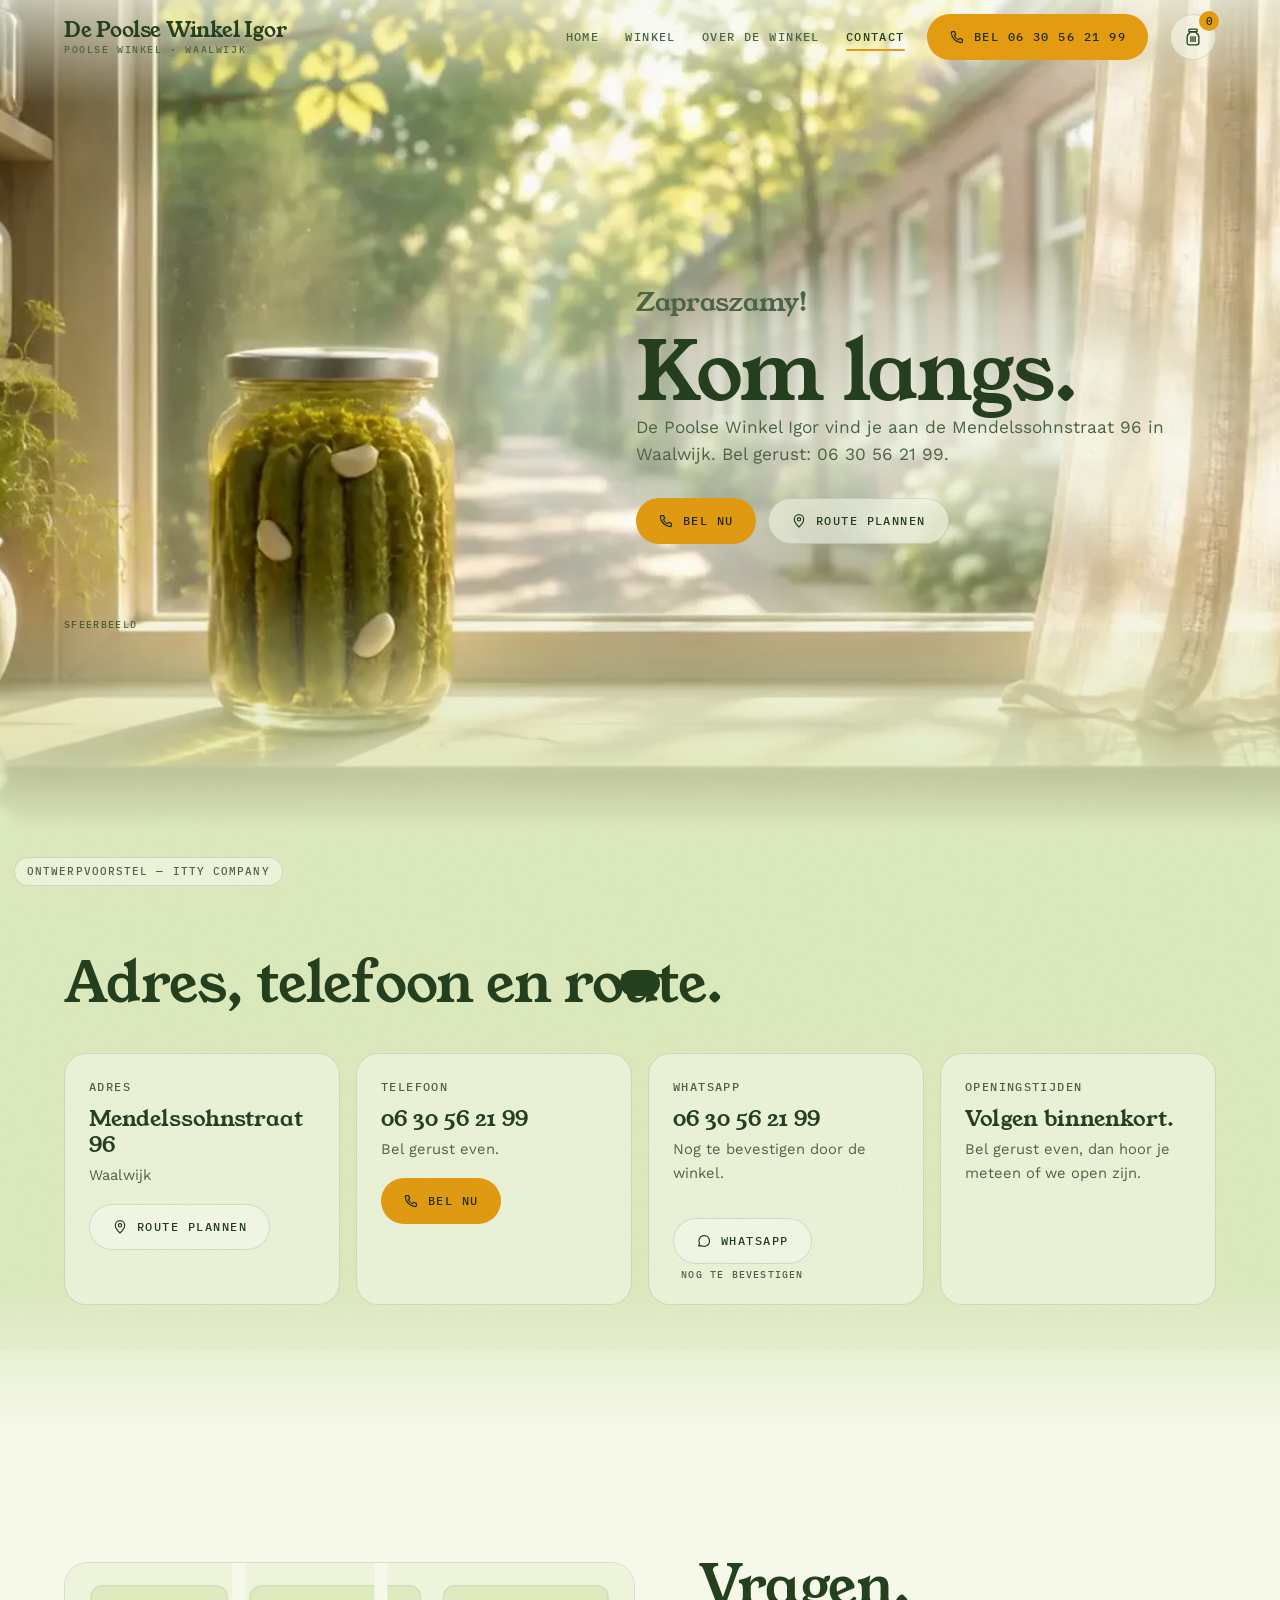
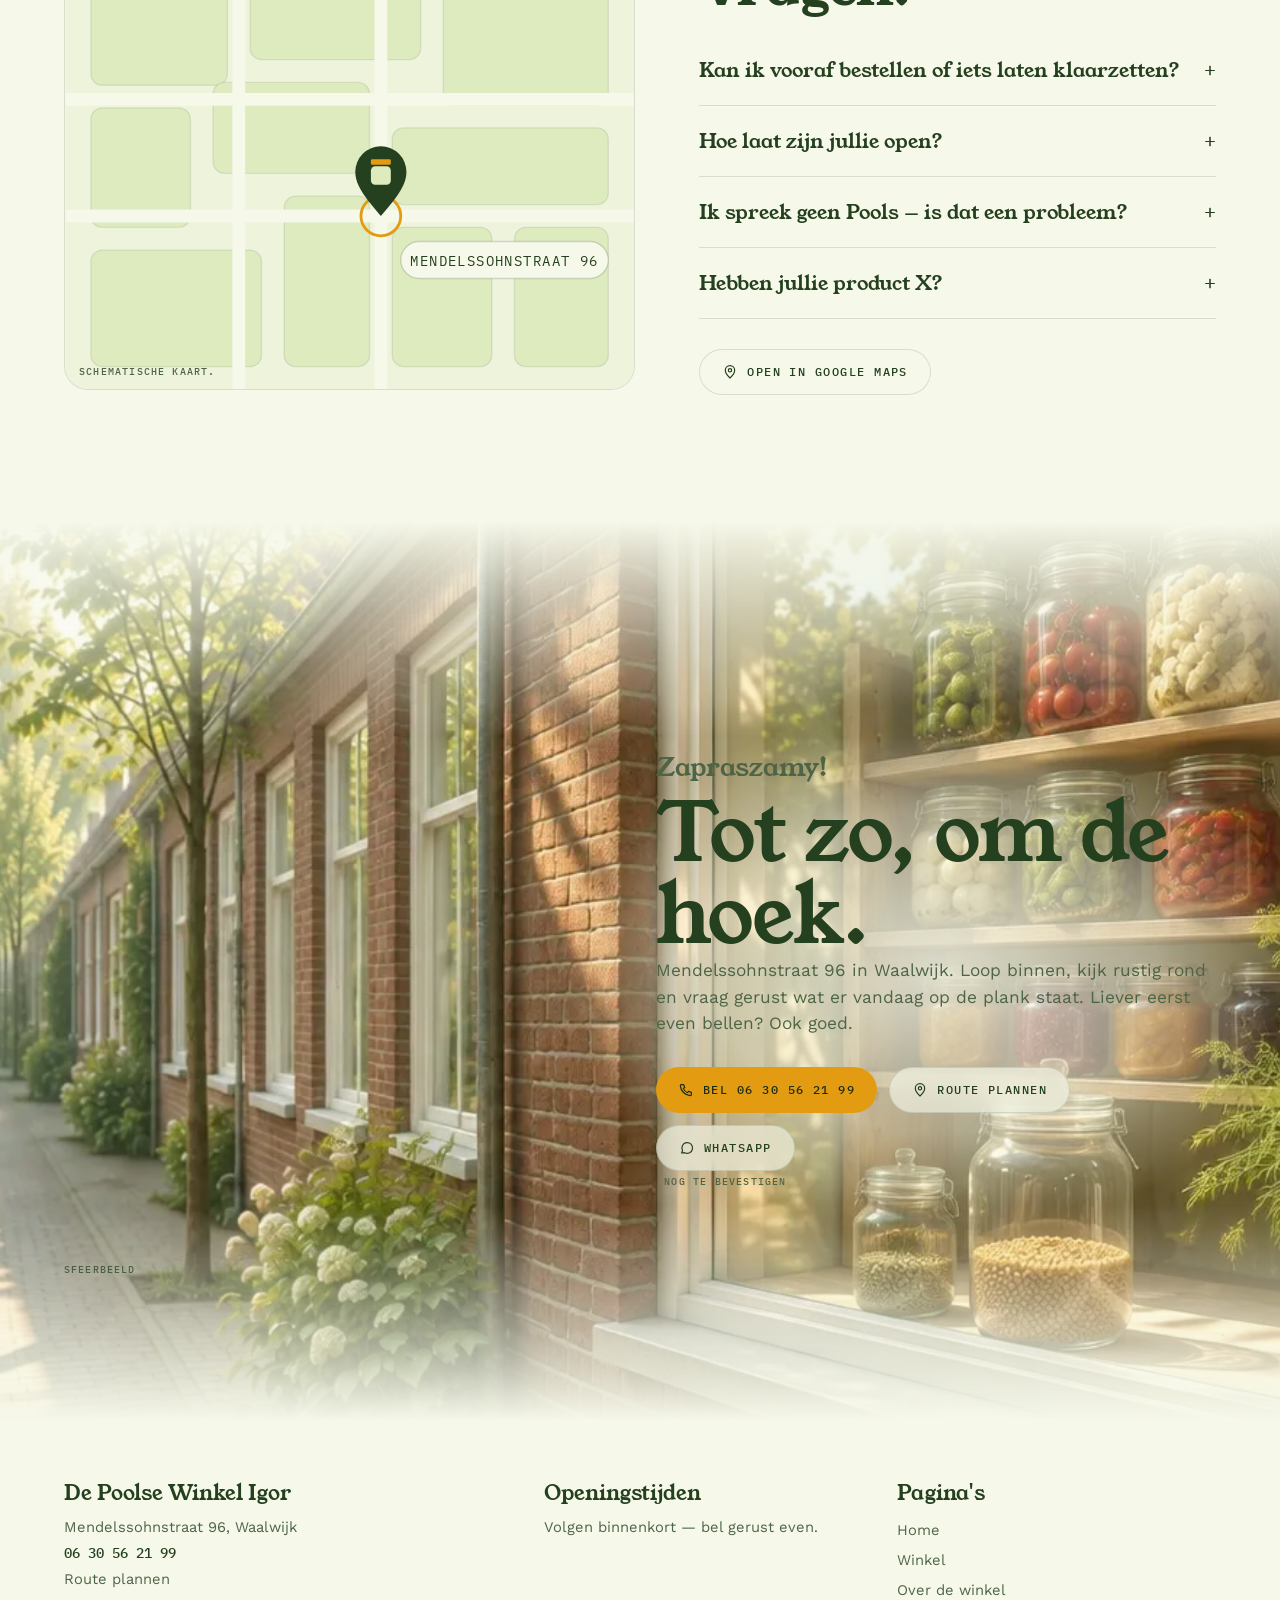
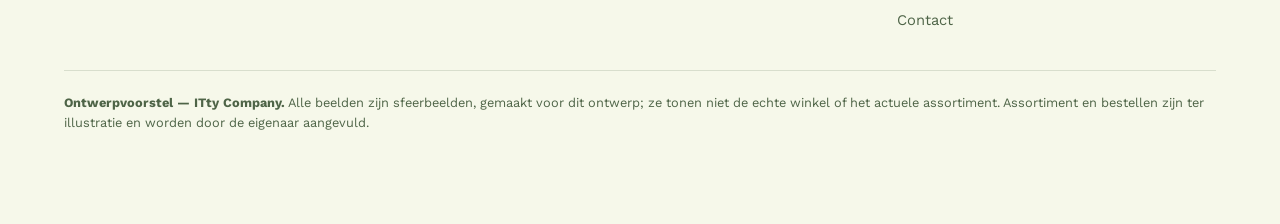
<file: contact.html>
<!DOCTYPE html>
<html lang="nl">
<head>
<meta charset="utf-8">
<meta name="viewport" content="width=device-width, initial-scale=1, viewport-fit=cover">
<title>Contact &amp; route — De Poolse Winkel Igor, Mendelssohnstraat 96, Waalwijk</title>
<meta name="description" content="Poolse producten om de hoek in Waalwijk. De Poolse Winkel Igor, Mendelssohnstraat 96. Bel 06 30 56 21 99 of kom langs.">
<meta name="theme-color" content="#DEEBBF">
<meta property="og:title" content="Contact &amp; route — De Poolse Winkel Igor, Mendelssohnstraat 96, Waalwijk">
<meta property="og:description" content="Poolse producten om de hoek in Waalwijk. De Poolse Winkel Igor, Mendelssohnstraat 96. Bel 06 30 56 21 99 of kom langs.">
<meta property="og:image" content="assets/img/k6.webp">
<meta name="robots" content="noindex">
<link rel="icon" href="data:image/svg+xml,%3Csvg xmlns='http://www.w3.org/2000/svg' viewBox='0 0 32 32'%3E%3Crect width='32' height='32' rx='9' fill='%2325401E'/%3E%3Crect x='11' y='5' width='10' height='4' rx='1.2' fill='%23E39B12'/%3E%3Cpath d='M11 10h10v1.4c2 .9 3 2.4 3 4.6v8a2.5 2.5 0 0 1-2.5 2.5h-11A2.5 2.5 0 0 1 8 24v-8c0-2.2 1-3.7 3-4.6z' fill='%23DEEBBF'/%3E%3C/svg%3E">
<script>document.documentElement.classList.add('js');try{var d=JSON.parse(sessionStorage.getItem('dk')||'null');if(d){sessionStorage.removeItem('dk');var c=document.documentElement.classList;c.add('dk-closed','dk-noanim');if(d.c)c.add('dk-ccw');window.__dk=d.l;setTimeout(function(){c.remove('dk-closed')},1800)}}catch(e){}</script>
<link rel="preconnect" href="https://fonts.googleapis.com">
<link rel="preconnect" href="https://fonts.gstatic.com" crossorigin>
<link href="https://fonts.googleapis.com/css2?family=IBM+Plex+Mono:wght@500&amp;family=Work+Sans:wght@400&amp;family=Young+Serif&amp;display=swap" rel="stylesheet">
<link rel="stylesheet" href="assets/style.css">
</head>
<body>
<a class="skip" href="#inhoud">Naar inhoud</a>
<header class="hd">
  <a class="logo" href="index.html">De Poolse Winkel Igor<small>Poolse winkel · Waalwijk</small></a>
  <nav class="nav" id="menu" aria-label="Hoofdmenu"><a href="index.html">Home</a><a href="winkel.html">Winkel</a><a href="over-ons.html">Over de winkel</a><a href="contact.html" aria-current="page">Contact</a>
    <div class="mnav"><a class="btn" href="tel:+31630562199"><svg viewBox="0 0 24 24" fill="none" stroke="currentColor" stroke-width="1.8" stroke-linecap="round" stroke-linejoin="round" aria-hidden="true"><path d="M5 4h3.5l1.6 4.2-2.2 1.4a11 11 0 0 0 6.5 6.5l1.4-2.2L20 15.5V19a1.5 1.5 0 0 1-1.6 1.5C10.6 20 4 13.4 3.5 5.6A1.5 1.5 0 0 1 5 4z"/></svg>Bel 06 30 56 21 99</a><a class="btn ghost" href="https://www.google.com/maps/search/?api=1&query=Mendelssohnstraat+96+Waalwijk" target="_blank" rel="noopener"><svg viewBox="0 0 24 24" fill="none" stroke="currentColor" stroke-width="1.8" aria-hidden="true"><path d="M12 21s-7-6.2-7-11.5A7 7 0 0 1 19 9.5C19 14.8 12 21 12 21z"/><circle cx="12" cy="9.5" r="2.5"/></svg>Route plannen</a><p>Mendelssohnstraat 96, Waalwijk</p></div>
  </nav>
  <a class="btn call" href="tel:+31630562199"><svg viewBox="0 0 24 24" fill="none" stroke="currentColor" stroke-width="1.8" stroke-linecap="round" stroke-linejoin="round" aria-hidden="true"><path d="M5 4h3.5l1.6 4.2-2.2 1.4a11 11 0 0 0 6.5 6.5l1.4-2.2L20 15.5V19a1.5 1.5 0 0 1-1.6 1.5C10.6 20 4 13.4 3.5 5.6A1.5 1.5 0 0 1 5 4z"/></svg>Bel 06 30 56 21 99</a>
  <a class="tel-ico" href="tel:+31630562199" aria-label="Bel 06 30 56 21 99"><svg viewBox="0 0 24 24" fill="none" stroke="currentColor" stroke-width="1.8" stroke-linecap="round" stroke-linejoin="round" aria-hidden="true"><path d="M5 4h3.5l1.6 4.2-2.2 1.4a11 11 0 0 0 6.5 6.5l1.4-2.2L20 15.5V19a1.5 1.5 0 0 1-1.6 1.5C10.6 20 4 13.4 3.5 5.6A1.5 1.5 0 0 1 5 4z"/></svg></a>
  <a class="cart-btn" href="winkel.html#mandje" aria-label="Mandje bekijken"><svg viewBox="0 0 24 24" fill="none" stroke="currentColor" stroke-width="1.6" stroke-linejoin="round" aria-hidden="true"><rect x="7" y="2.5" width="10" height="3.2" rx="1"/><path d="M8 5.7h8v1.6c1.9.8 3 2.4 3 4.6v7.1a2.5 2.5 0 0 1-2.5 2.5h-9A2.5 2.5 0 0 1 5 19V11.9c0-2.2 1.1-3.8 3-4.6z"/><path d="M9.5 11v7M12 11v7M14.5 11v7"/></svg><span class="cart-count">0</span></a>
  <button class="burger" type="button" aria-label="Menu" aria-expanded="false" aria-controls="menu"><span></span><span></span><span></span></button>
</header>
<main id="inhoud">
<section class="phero" aria-label="Contact">
  <video data-auto data-src="assets/loop-contact.mp4" data-src-m="assets/loop-contact-m.mp4" poster="assets/img/loop-contact-0.webp" data-poster-m="assets/img/loop-contact-m-0.webp" muted loop playsinline preload="none" aria-hidden="true"></video>
  <span class="cap">Sfeerbeeld</span>
  <div class="wrap"><div class="box">
    <span class="zap pl" lang="pl" style="font:400 1.6rem var(--f-display);color:var(--muted);display:block;margin-bottom:12px">Zapraszamy!</span>
    <h1 class="words">Kom langs.</h1>
    <p class="lead rv">De Poolse Winkel Igor vind je aan de Mendelssohnstraat 96 in Waalwijk. Bel gerust: 06 30 56 21 99.</p>
    <div class="row rv" style="--d:1"><a class="btn" href="tel:+31630562199"><svg viewBox="0 0 24 24" fill="none" stroke="currentColor" stroke-width="1.8" stroke-linecap="round" stroke-linejoin="round" aria-hidden="true"><path d="M5 4h3.5l1.6 4.2-2.2 1.4a11 11 0 0 0 6.5 6.5l1.4-2.2L20 15.5V19a1.5 1.5 0 0 1-1.6 1.5C10.6 20 4 13.4 3.5 5.6A1.5 1.5 0 0 1 5 4z"/></svg>Bel nu</a><a class="btn ghost" href="https://www.google.com/maps/search/?api=1&query=Mendelssohnstraat+96+Waalwijk" target="_blank" rel="noopener"><svg viewBox="0 0 24 24" fill="none" stroke="currentColor" stroke-width="1.8" aria-hidden="true"><path d="M12 21s-7-6.2-7-11.5A7 7 0 0 1 19 9.5C19 14.8 12 21 12 21z"/><circle cx="12" cy="9.5" r="2.5"/></svg>Route plannen</a></div>
  </div></div>
</section>
<section class="bg-light seam-bot" style="--to:var(--paper)">
  <div class="wrap">
    <h2 class="words">Adres, telefoon en route.</h2>
    <div class="cards">
      <div class="gcard glow-follow rv"><span class="eyebrow">Adres</span><b>Mendelssohnstraat 96</b><p>Waalwijk</p><a class="btn ghost" href="https://www.google.com/maps/search/?api=1&query=Mendelssohnstraat+96+Waalwijk" target="_blank" rel="noopener"><svg viewBox="0 0 24 24" fill="none" stroke="currentColor" stroke-width="1.8" aria-hidden="true"><path d="M12 21s-7-6.2-7-11.5A7 7 0 0 1 19 9.5C19 14.8 12 21 12 21z"/><circle cx="12" cy="9.5" r="2.5"/></svg>Route plannen</a></div>
      <div class="gcard glow-follow rv" style="--d:1"><span class="eyebrow">Telefoon</span><b>06 30 56 21 99</b><p>Bel gerust even.</p><a class="btn" href="tel:+31630562199"><svg viewBox="0 0 24 24" fill="none" stroke="currentColor" stroke-width="1.8" stroke-linecap="round" stroke-linejoin="round" aria-hidden="true"><path d="M5 4h3.5l1.6 4.2-2.2 1.4a11 11 0 0 0 6.5 6.5l1.4-2.2L20 15.5V19a1.5 1.5 0 0 1-1.6 1.5C10.6 20 4 13.4 3.5 5.6A1.5 1.5 0 0 1 5 4z"/></svg>Bel nu</a></div>
      <div class="gcard glow-follow rv" style="--d:2"><span class="eyebrow">WhatsApp</span><b>06 30 56 21 99</b><p>Nog te bevestigen door de winkel.</p><div class="row" style="margin-top:16px"><span class="wa-wrap"><a class="btn ghost" href="https://wa.me/31630562199" target="_blank" rel="noopener"><svg viewBox="0 0 24 24" fill="none" stroke="currentColor" stroke-width="1.8" stroke-linejoin="round" aria-hidden="true"><path d="M4 19.5l1.3-3.8A8 8 0 1 1 8.6 19z"/></svg>WhatsApp</a><span class="wa-note">nog te bevestigen</span></span></div></div>
      <div class="gcard glow-follow rv" style="--d:3"><span class="eyebrow">Openingstijden</span><b>Volgen binnenkort.</b><p>Bel gerust even, dan hoor je meteen of we open zijn.</p></div>
    </div>
  </div>
</section>
<section class="bg-paper">
  <div class="wrap split">
    <figure class="map rv"><svg viewBox="0 0 400 300" role="img" aria-label="Schematische kaart met een punt op Mendelssohnstraat 96">
  <rect width="400" height="300" fill="#EEF3DC"/>
  <g fill="#DEEBBF" stroke="rgba(37,64,30,.10)"><rect x="18" y="16" width="96" height="70" rx="8"/><rect x="130" y="16" width="120" height="52" rx="8"/><rect x="266" y="16" width="116" height="84" rx="8"/><rect x="18" y="102" width="70" height="84" rx="8"/><rect x="104" y="84" width="110" height="64" rx="8"/><rect x="230" y="116" width="152" height="54" rx="8"/><rect x="18" y="202" width="120" height="82" rx="8"/><rect x="154" y="164" width="60" height="120" rx="8"/><rect x="230" y="186" width="70" height="98" rx="8"/><rect x="316" y="186" width="66" height="98" rx="8"/></g>
  <path d="M0 96 H400 M122 0 V300 M222 0 V300 M0 178 H400" stroke="#F6F8EA" stroke-width="9"/>
  <circle class="ring" cx="222" cy="178" r="14" fill="none" stroke="#E39B12" stroke-width="2"/>
  <g class="pin"><path d="M222 178c-12-14-18-22-18-31a18 18 0 0 1 36 0c0 9-6 17-18 31z" fill="#25401E"/><rect x="215" y="138" width="14" height="4" rx="1" fill="#E39B12"/><rect x="215" y="143" width="14" height="13" rx="3" fill="#DEEBBF"/></g>
  <rect x="236" y="196" width="146" height="26" rx="13" fill="#F6F8EA" stroke="rgba(37,64,30,.18)"/>
  <text x="309" y="213" text-anchor="middle" font-family="IBM Plex Mono, monospace" font-size="10" letter-spacing="1" fill="#25401E">MENDELSSOHNSTRAAT 96</text>
</svg><figcaption>Schematische kaart.</figcaption></figure>
    <div>
      <h2 class="words">Vragen.</h2>
      <div class="rv" style="margin-top:20px">
        <details><summary>Kan ik vooraf bestellen of iets laten klaarzetten?</summary><p>Bel even naar 06 30 56 21 99, dan hoor je wat er kan.</p></details>
        <details><summary>Hoe laat zijn jullie open?</summary><p>De openingstijden komen hier binnenkort te staan. Tot die tijd: bel gerust.</p></details>
        <details><summary>Ik spreek geen Pools — is dat een probleem?</summary><p>Vraag het gerust in de winkel; wijzen en proeven werkt ook altijd.</p></details>
        <details><summary>Hebben jullie product X?</summary><p>Het assortiment op deze site is een voorbeeld. Bel of loop binnen, dan weet je het zeker.</p></details>
      </div>
      <div class="row rv"><a class="btn ghost" href="https://www.google.com/maps/search/?api=1&query=Mendelssohnstraat+96+Waalwijk" target="_blank" rel="noopener"><svg viewBox="0 0 24 24" fill="none" stroke="currentColor" stroke-width="1.8" aria-hidden="true"><path d="M12 21s-7-6.2-7-11.5A7 7 0 0 1 19 9.5C19 14.8 12 21 12 21z"/><circle cx="12" cy="9.5" r="2.5"/></svg>Open in Google Maps</a></div>
    </div>
  </div>
</section>
<section class="finale" style="--from:var(--paper)">
  <div class="bg"><picture style="display:block;height:100%"><source media="(max-width:760px)" srcset="assets/img/k11-m.webp"><img data-kb src="assets/img/k11.webp" alt="" loading="lazy"></picture></div>
  <canvas class="dust" aria-hidden="true"></canvas>
  <span class="cap mono">Sfeerbeeld</span>
  <div class="wrap"><div class="box">
    <span class="zap pl" lang="pl">Zapraszamy!</span>
    <h2 class="h1 words">Tot zo, om de hoek.</h2>
    <p class="lead rv">Mendelssohnstraat 96 in Waalwijk. Loop binnen, kijk rustig rond en vraag gerust wat er vandaag op de plank staat. Liever eerst even bellen? Ook goed.</p>
    <div class="row rv" style="--d:1"><a class="btn" href="tel:+31630562199"><svg viewBox="0 0 24 24" fill="none" stroke="currentColor" stroke-width="1.8" stroke-linecap="round" stroke-linejoin="round" aria-hidden="true"><path d="M5 4h3.5l1.6 4.2-2.2 1.4a11 11 0 0 0 6.5 6.5l1.4-2.2L20 15.5V19a1.5 1.5 0 0 1-1.6 1.5C10.6 20 4 13.4 3.5 5.6A1.5 1.5 0 0 1 5 4z"/></svg>Bel 06 30 56 21 99</a><a class="btn ghost" href="https://www.google.com/maps/search/?api=1&query=Mendelssohnstraat+96+Waalwijk" target="_blank" rel="noopener"><svg viewBox="0 0 24 24" fill="none" stroke="currentColor" stroke-width="1.8" aria-hidden="true"><path d="M12 21s-7-6.2-7-11.5A7 7 0 0 1 19 9.5C19 14.8 12 21 12 21z"/><circle cx="12" cy="9.5" r="2.5"/></svg>Route plannen</a><span class="wa-wrap"><a class="btn ghost" href="https://wa.me/31630562199" target="_blank" rel="noopener"><svg viewBox="0 0 24 24" fill="none" stroke="currentColor" stroke-width="1.8" stroke-linejoin="round" aria-hidden="true"><path d="M4 19.5l1.3-3.8A8 8 0 1 1 8.6 19z"/></svg>WhatsApp</a><span class="wa-note">nog te bevestigen</span></span></div>
  </div></div>
</section>
</main>
<footer>
  <div class="wrap">
    <div><b>De Poolse Winkel Igor</b>Mendelssohnstraat 96, Waalwijk<a class="tel" href="tel:+31630562199">06 30 56 21 99</a><a href="https://www.google.com/maps/search/?api=1&query=Mendelssohnstraat+96+Waalwijk" target="_blank" rel="noopener">Route plannen</a></div>
    <div><b>Openingstijden</b>Volgen binnenkort — bel gerust even.</div>
    <div><b>Pagina's</b><a href="index.html">Home</a><a href="winkel.html">Winkel</a><a href="over-ons.html">Over de winkel</a><a href="contact.html">Contact</a></div>
    <p class="demo"><strong>Ontwerpvoorstel — ITty Company.</strong> Alle beelden zijn sfeerbeelden, gemaakt voor dit ontwerp; ze tonen niet de echte winkel of het actuele assortiment. Assortiment en bestellen zijn ter illustratie en worden door de eigenaar aangevuld.</p>
  </div>
</footer>

<div class="grain" aria-hidden="true"></div>
<div class="demo-pill">Ontwerpvoorstel — ITty Company</div>
<div class="toast" role="status" aria-live="polite"></div>
<div id="deksel" aria-hidden="true"><div class="disc"><svg viewBox="0 0 100 100" fill="none" stroke="currentColor" stroke-width="1.2" aria-hidden="true"><circle cx="50" cy="50" r="48.5"/><circle cx="50" cy="50" r="39"/><line x1="91.00" y1="50.00" x2="97.00" y2="50.00"/><line x1="90.84" y1="53.57" x2="96.82" y2="54.10"/><line x1="90.38" y1="57.12" x2="96.29" y2="58.16"/><line x1="89.60" y1="60.61" x2="95.40" y2="62.16"/><line x1="88.53" y1="64.02" x2="94.17" y2="66.07"/><line x1="87.16" y1="67.33" x2="92.60" y2="69.86"/><line x1="85.51" y1="70.50" x2="90.70" y2="73.50"/><line x1="83.59" y1="73.52" x2="88.50" y2="76.96"/><line x1="81.41" y1="76.35" x2="86.00" y2="80.21"/><line x1="78.99" y1="78.99" x2="83.23" y2="83.23"/><line x1="76.35" y1="81.41" x2="80.21" y2="86.00"/><line x1="73.52" y1="83.59" x2="76.96" y2="88.50"/><line x1="70.50" y1="85.51" x2="73.50" y2="90.70"/><line x1="67.33" y1="87.16" x2="69.86" y2="92.60"/><line x1="64.02" y1="88.53" x2="66.07" y2="94.17"/><line x1="60.61" y1="89.60" x2="62.16" y2="95.40"/><line x1="57.12" y1="90.38" x2="58.16" y2="96.29"/><line x1="53.57" y1="90.84" x2="54.10" y2="96.82"/><line x1="50.00" y1="91.00" x2="50.00" y2="97.00"/><line x1="46.43" y1="90.84" x2="45.90" y2="96.82"/><line x1="42.88" y1="90.38" x2="41.84" y2="96.29"/><line x1="39.39" y1="89.60" x2="37.84" y2="95.40"/><line x1="35.98" y1="88.53" x2="33.93" y2="94.17"/><line x1="32.67" y1="87.16" x2="30.14" y2="92.60"/><line x1="29.50" y1="85.51" x2="26.50" y2="90.70"/><line x1="26.48" y1="83.59" x2="23.04" y2="88.50"/><line x1="23.65" y1="81.41" x2="19.79" y2="86.00"/><line x1="21.01" y1="78.99" x2="16.77" y2="83.23"/><line x1="18.59" y1="76.35" x2="14.00" y2="80.21"/><line x1="16.41" y1="73.52" x2="11.50" y2="76.96"/><line x1="14.49" y1="70.50" x2="9.30" y2="73.50"/><line x1="12.84" y1="67.33" x2="7.40" y2="69.86"/><line x1="11.47" y1="64.02" x2="5.83" y2="66.07"/><line x1="10.40" y1="60.61" x2="4.60" y2="62.16"/><line x1="9.62" y1="57.12" x2="3.71" y2="58.16"/><line x1="9.16" y1="53.57" x2="3.18" y2="54.10"/><line x1="9.00" y1="50.00" x2="3.00" y2="50.00"/><line x1="9.16" y1="46.43" x2="3.18" y2="45.90"/><line x1="9.62" y1="42.88" x2="3.71" y2="41.84"/><line x1="10.40" y1="39.39" x2="4.60" y2="37.84"/><line x1="11.47" y1="35.98" x2="5.83" y2="33.93"/><line x1="12.84" y1="32.67" x2="7.40" y2="30.14"/><line x1="14.49" y1="29.50" x2="9.30" y2="26.50"/><line x1="16.41" y1="26.48" x2="11.50" y2="23.04"/><line x1="18.59" y1="23.65" x2="14.00" y2="19.79"/><line x1="21.01" y1="21.01" x2="16.77" y2="16.77"/><line x1="23.65" y1="18.59" x2="19.79" y2="14.00"/><line x1="26.48" y1="16.41" x2="23.04" y2="11.50"/><line x1="29.50" y1="14.49" x2="26.50" y2="9.30"/><line x1="32.67" y1="12.84" x2="30.14" y2="7.40"/><line x1="35.98" y1="11.47" x2="33.93" y2="5.83"/><line x1="39.39" y1="10.40" x2="37.84" y2="4.60"/><line x1="42.88" y1="9.62" x2="41.84" y2="3.71"/><line x1="46.43" y1="9.16" x2="45.90" y2="3.18"/><line x1="50.00" y1="9.00" x2="50.00" y2="3.00"/><line x1="53.57" y1="9.16" x2="54.10" y2="3.18"/><line x1="57.12" y1="9.62" x2="58.16" y2="3.71"/><line x1="60.61" y1="10.40" x2="62.16" y2="4.60"/><line x1="64.02" y1="11.47" x2="66.07" y2="5.83"/><line x1="67.33" y1="12.84" x2="69.86" y2="7.40"/><line x1="70.50" y1="14.49" x2="73.50" y2="9.30"/><line x1="73.52" y1="16.41" x2="76.96" y2="11.50"/><line x1="76.35" y1="18.59" x2="80.21" y2="14.00"/><line x1="78.99" y1="21.01" x2="83.23" y2="16.77"/><line x1="81.41" y1="23.65" x2="86.00" y2="19.79"/><line x1="83.59" y1="26.48" x2="88.50" y2="23.04"/><line x1="85.51" y1="29.50" x2="90.70" y2="26.50"/><line x1="87.16" y1="32.67" x2="92.60" y2="30.14"/><line x1="88.53" y1="35.98" x2="94.17" y2="33.93"/><line x1="89.60" y1="39.39" x2="95.40" y2="37.84"/><line x1="90.38" y1="42.88" x2="96.29" y2="41.84"/><line x1="90.84" y1="46.43" x2="96.82" y2="45.90"/></svg></div><div class="lbl"></div></div>
<script src="assets/vendor/lenis.min.js"></script>
<script src="assets/site.js"></script>

</body>
</html>
</file>
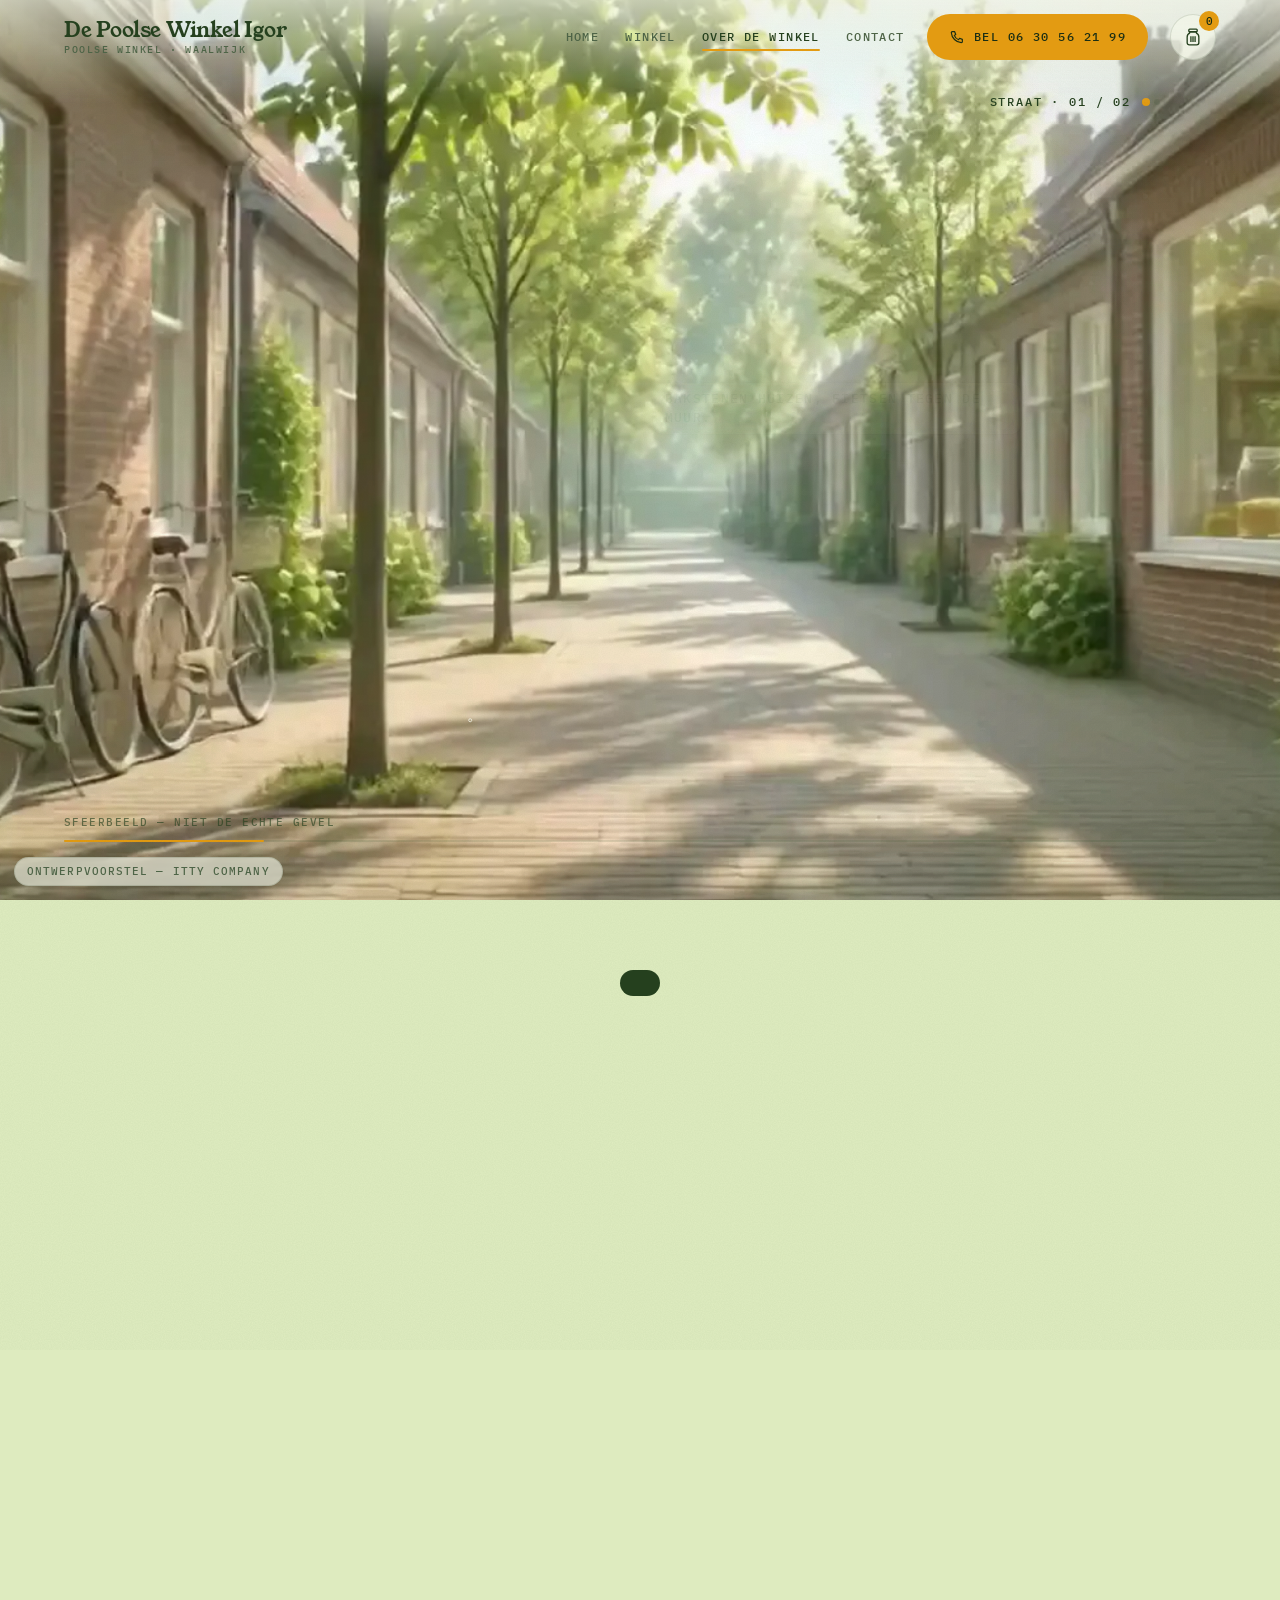
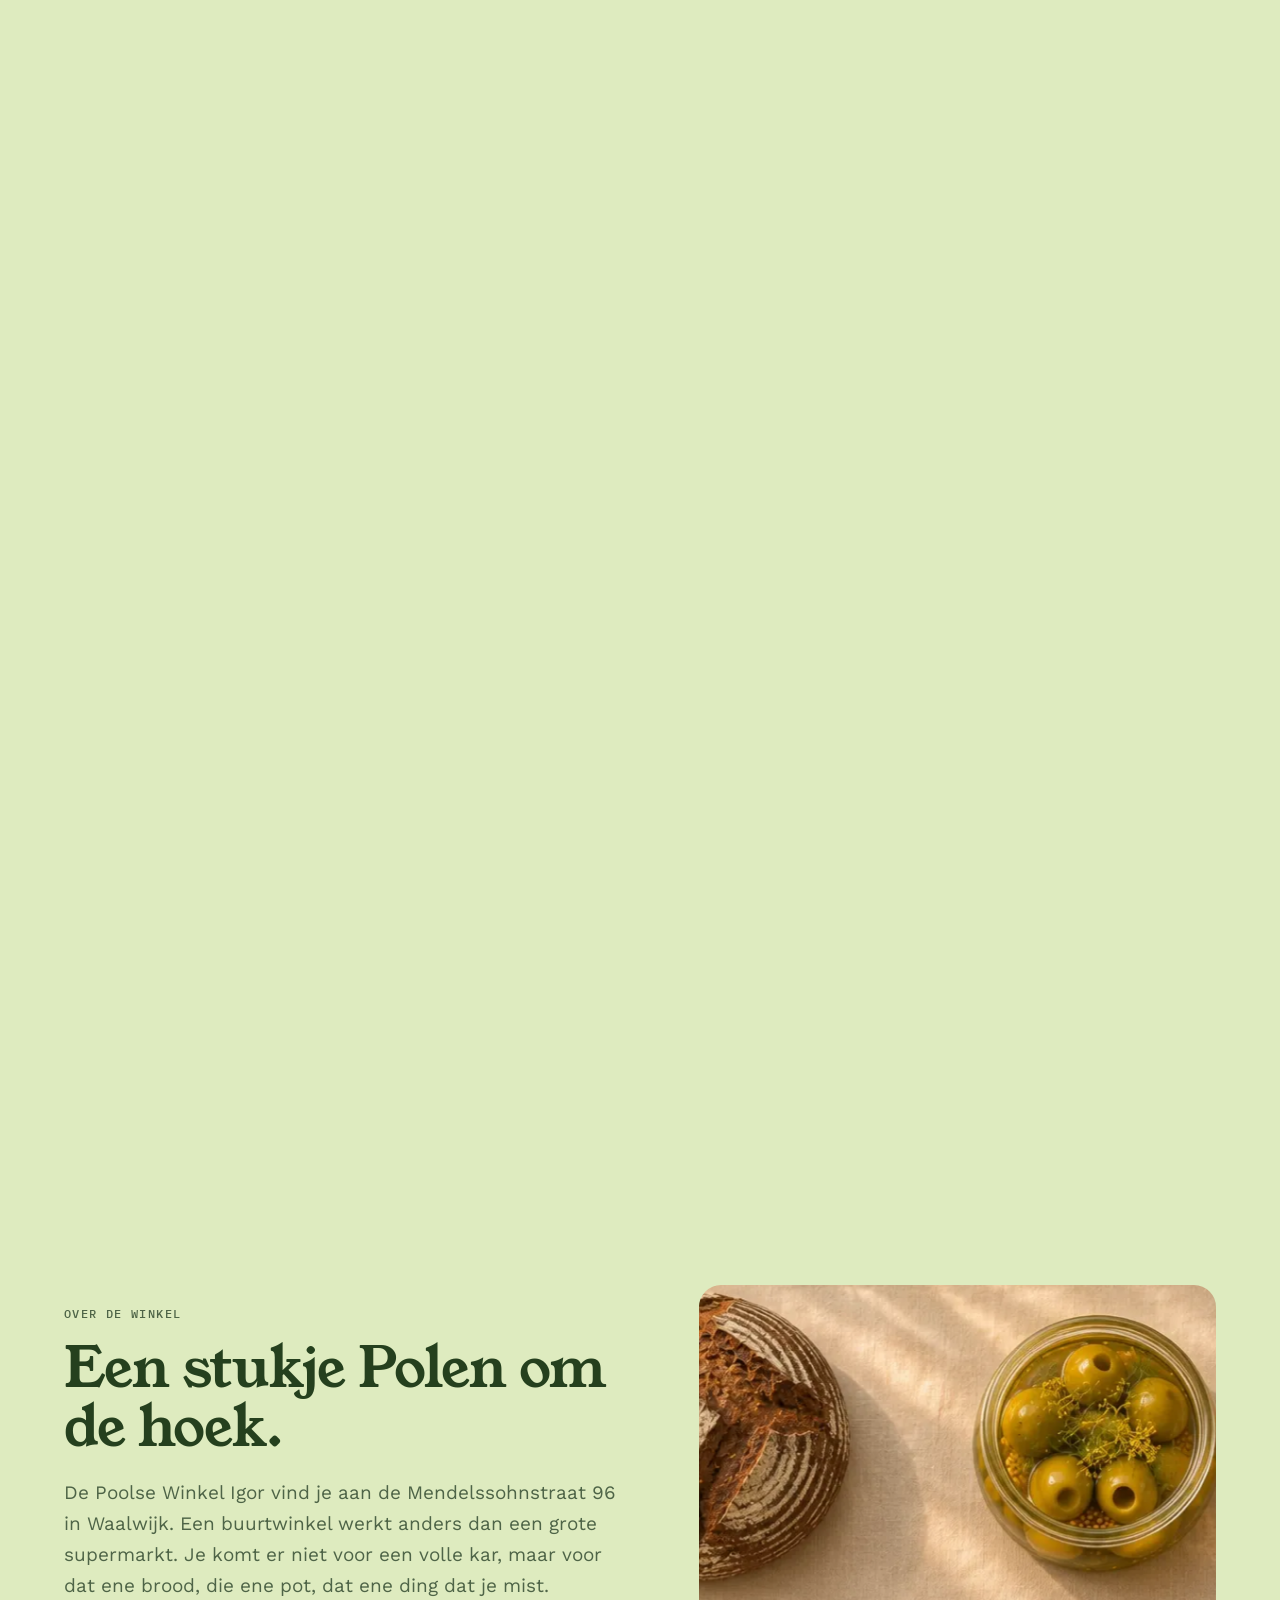
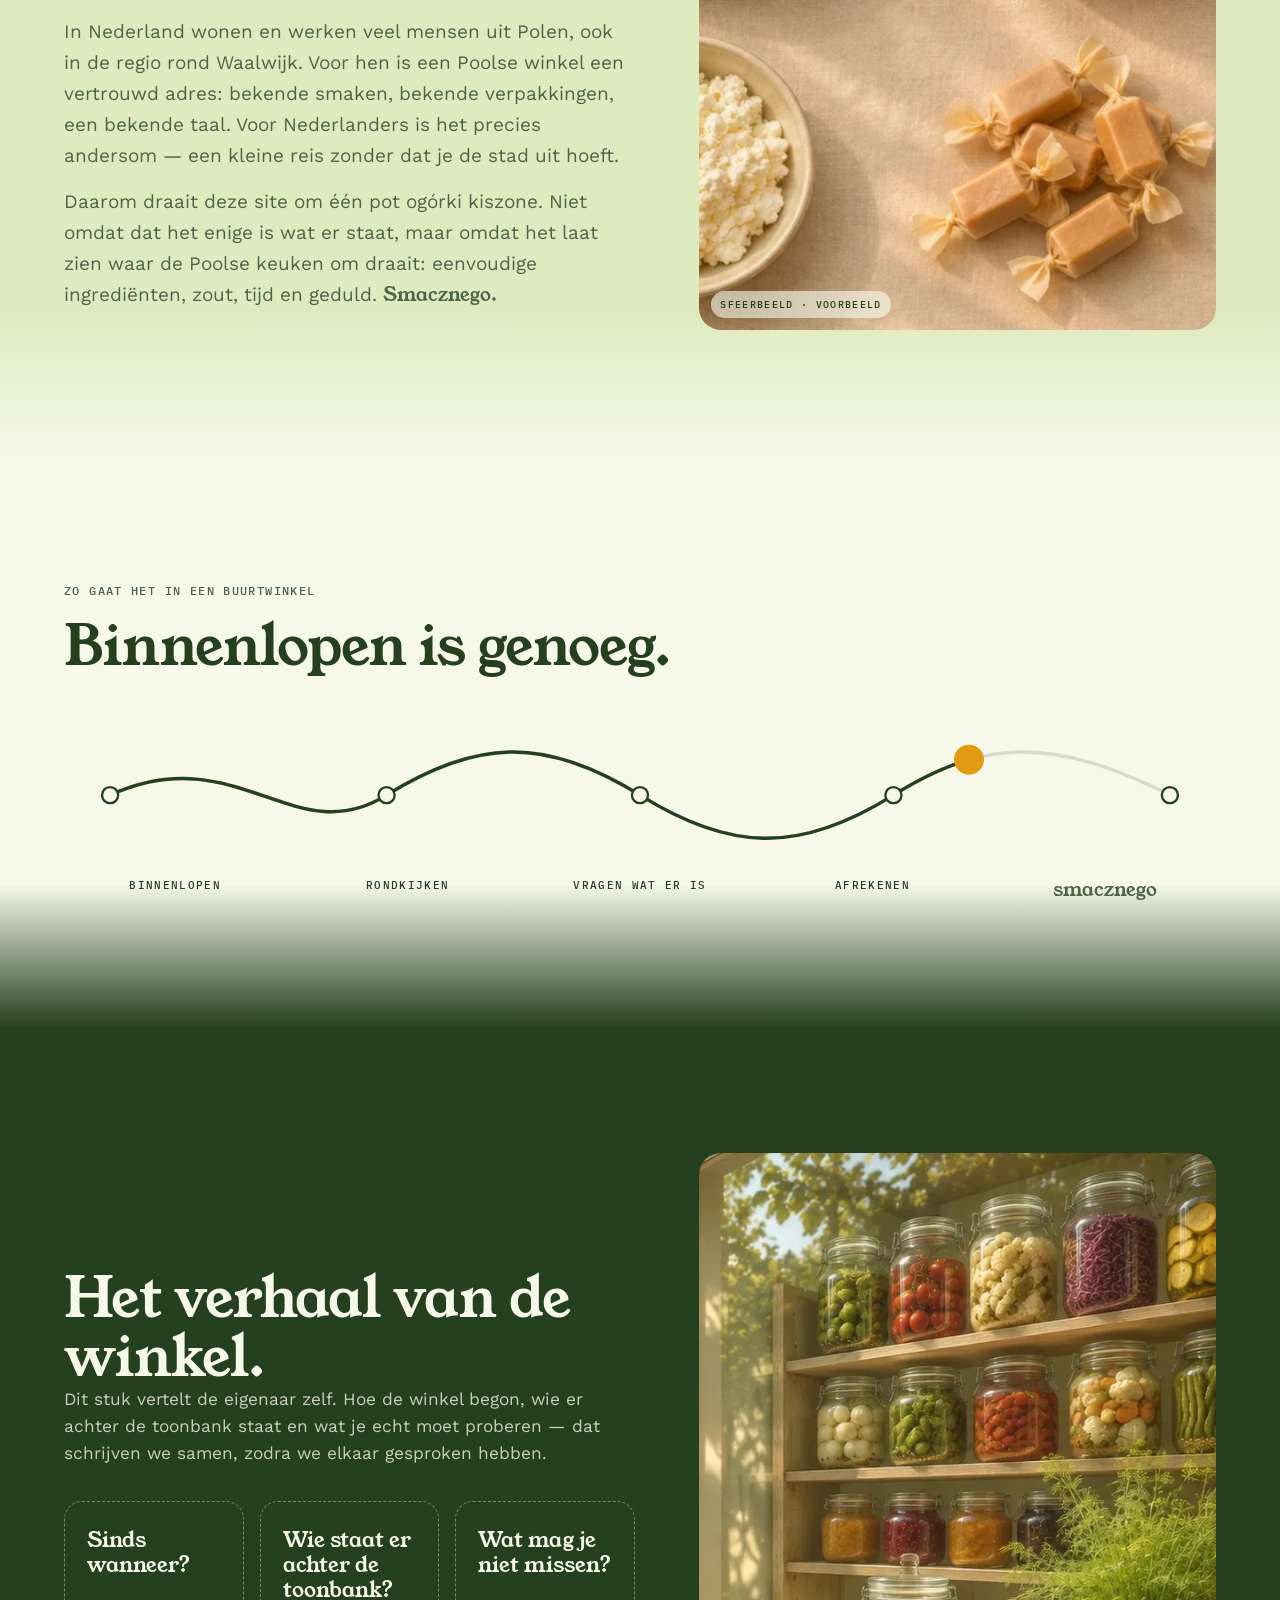
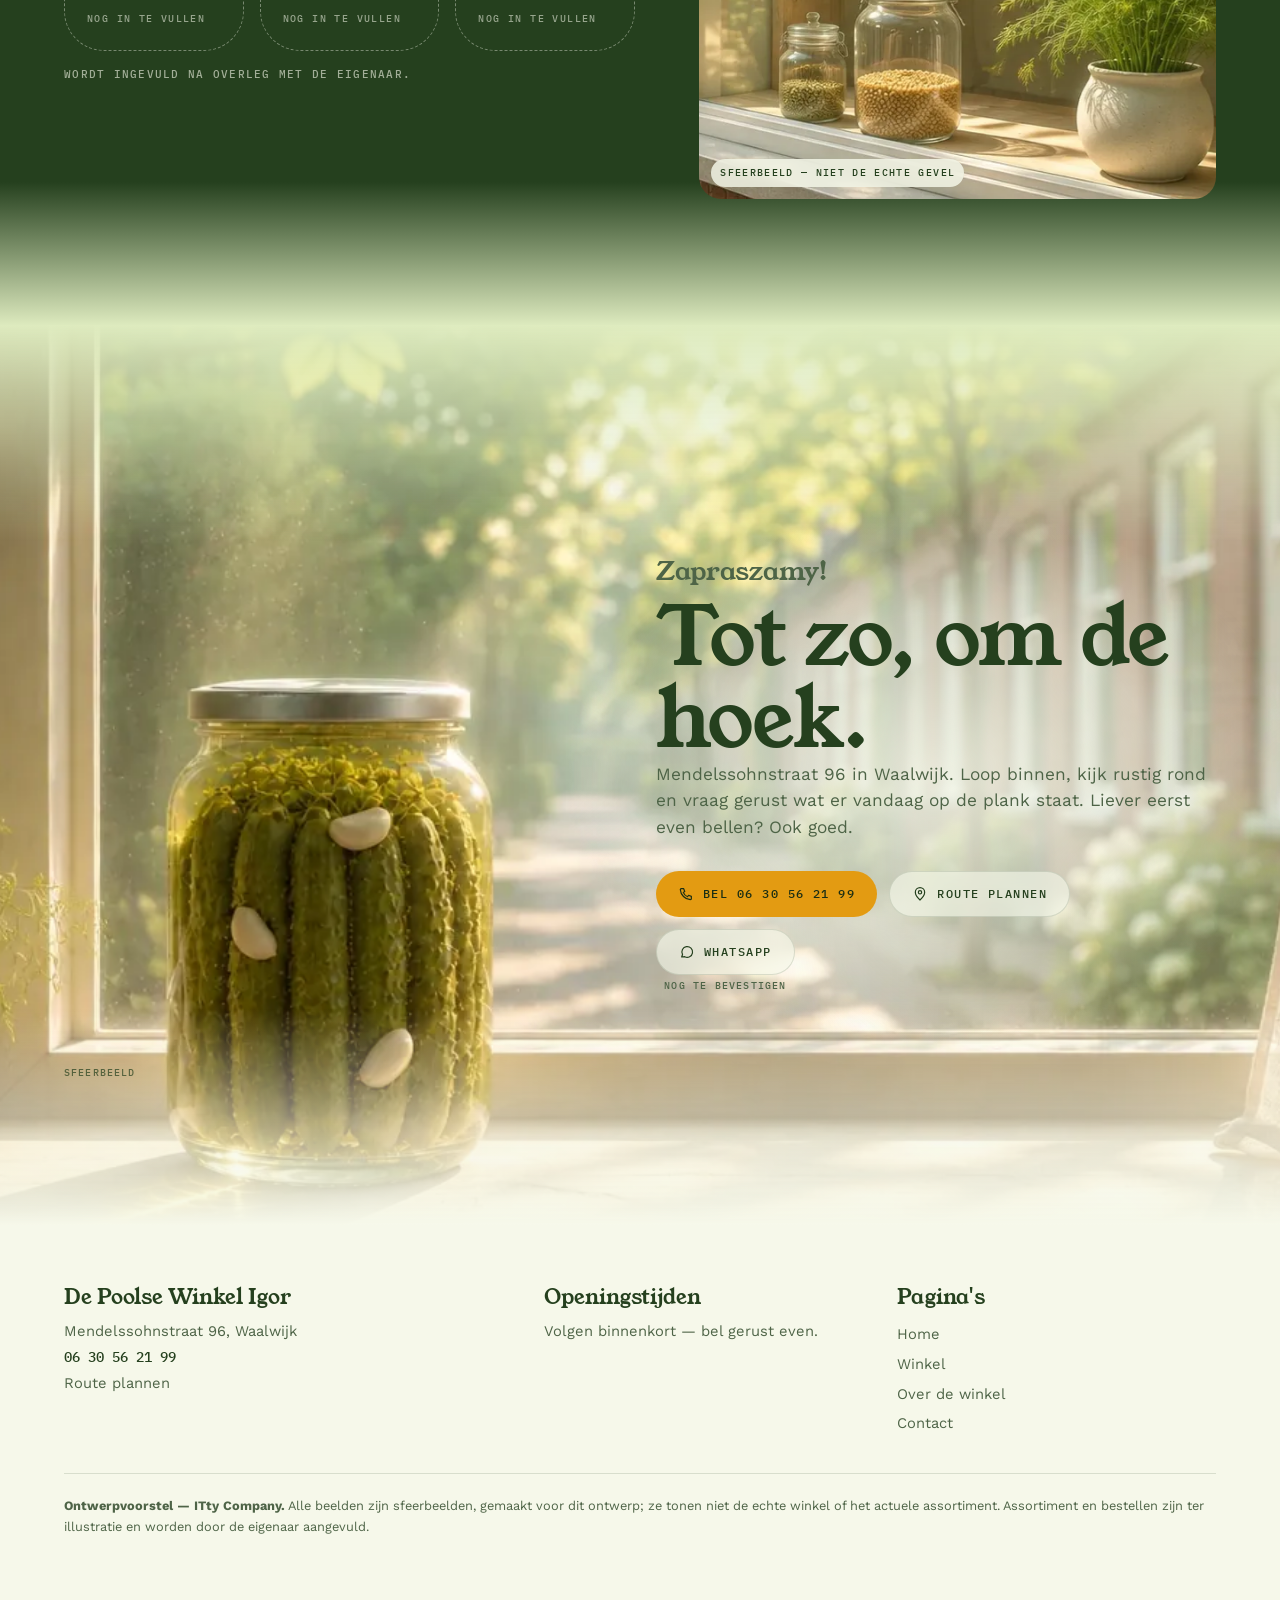
<file: over-ons.html>
<!DOCTYPE html>
<html lang="nl">
<head>
<meta charset="utf-8">
<meta name="viewport" content="width=device-width, initial-scale=1, viewport-fit=cover">
<title>Over de winkel — De Poolse Winkel Igor, Waalwijk</title>
<meta name="description" content="Poolse producten om de hoek in Waalwijk. De Poolse Winkel Igor, Mendelssohnstraat 96. Bel 06 30 56 21 99 of kom langs.">
<meta name="theme-color" content="#DEEBBF">
<meta property="og:title" content="Over de winkel — De Poolse Winkel Igor, Waalwijk">
<meta property="og:description" content="Poolse producten om de hoek in Waalwijk. De Poolse Winkel Igor, Mendelssohnstraat 96. Bel 06 30 56 21 99 of kom langs.">
<meta property="og:image" content="assets/img/k6.webp">
<meta name="robots" content="noindex">
<link rel="icon" href="data:image/svg+xml,%3Csvg xmlns='http://www.w3.org/2000/svg' viewBox='0 0 32 32'%3E%3Crect width='32' height='32' rx='9' fill='%2325401E'/%3E%3Crect x='11' y='5' width='10' height='4' rx='1.2' fill='%23E39B12'/%3E%3Cpath d='M11 10h10v1.4c2 .9 3 2.4 3 4.6v8a2.5 2.5 0 0 1-2.5 2.5h-11A2.5 2.5 0 0 1 8 24v-8c0-2.2 1-3.7 3-4.6z' fill='%23DEEBBF'/%3E%3C/svg%3E">
<script>document.documentElement.classList.add('js');try{var d=JSON.parse(sessionStorage.getItem('dk')||'null');if(d){sessionStorage.removeItem('dk');var c=document.documentElement.classList;c.add('dk-closed','dk-noanim');if(d.c)c.add('dk-ccw');window.__dk=d.l;setTimeout(function(){c.remove('dk-closed')},1800)}}catch(e){}</script>
<link rel="preconnect" href="https://fonts.googleapis.com">
<link rel="preconnect" href="https://fonts.gstatic.com" crossorigin>
<link href="https://fonts.googleapis.com/css2?family=IBM+Plex+Mono:wght@500&amp;family=Work+Sans:wght@400&amp;family=Young+Serif&amp;display=swap" rel="stylesheet">
<link rel="stylesheet" href="assets/style.css">
</head>
<body>
<a class="skip" href="#inhoud">Naar inhoud</a>
<header class="hd">
  <a class="logo" href="index.html">De Poolse Winkel Igor<small>Poolse winkel · Waalwijk</small></a>
  <nav class="nav" id="menu" aria-label="Hoofdmenu"><a href="index.html">Home</a><a href="winkel.html">Winkel</a><a href="over-ons.html" aria-current="page">Over de winkel</a><a href="contact.html">Contact</a>
    <div class="mnav"><a class="btn" href="tel:+31630562199"><svg viewBox="0 0 24 24" fill="none" stroke="currentColor" stroke-width="1.8" stroke-linecap="round" stroke-linejoin="round" aria-hidden="true"><path d="M5 4h3.5l1.6 4.2-2.2 1.4a11 11 0 0 0 6.5 6.5l1.4-2.2L20 15.5V19a1.5 1.5 0 0 1-1.6 1.5C10.6 20 4 13.4 3.5 5.6A1.5 1.5 0 0 1 5 4z"/></svg>Bel 06 30 56 21 99</a><a class="btn ghost" href="https://www.google.com/maps/search/?api=1&query=Mendelssohnstraat+96+Waalwijk" target="_blank" rel="noopener"><svg viewBox="0 0 24 24" fill="none" stroke="currentColor" stroke-width="1.8" aria-hidden="true"><path d="M12 21s-7-6.2-7-11.5A7 7 0 0 1 19 9.5C19 14.8 12 21 12 21z"/><circle cx="12" cy="9.5" r="2.5"/></svg>Route plannen</a><p>Mendelssohnstraat 96, Waalwijk</p></div>
  </nav>
  <a class="btn call" href="tel:+31630562199"><svg viewBox="0 0 24 24" fill="none" stroke="currentColor" stroke-width="1.8" stroke-linecap="round" stroke-linejoin="round" aria-hidden="true"><path d="M5 4h3.5l1.6 4.2-2.2 1.4a11 11 0 0 0 6.5 6.5l1.4-2.2L20 15.5V19a1.5 1.5 0 0 1-1.6 1.5C10.6 20 4 13.4 3.5 5.6A1.5 1.5 0 0 1 5 4z"/></svg>Bel 06 30 56 21 99</a>
  <a class="tel-ico" href="tel:+31630562199" aria-label="Bel 06 30 56 21 99"><svg viewBox="0 0 24 24" fill="none" stroke="currentColor" stroke-width="1.8" stroke-linecap="round" stroke-linejoin="round" aria-hidden="true"><path d="M5 4h3.5l1.6 4.2-2.2 1.4a11 11 0 0 0 6.5 6.5l1.4-2.2L20 15.5V19a1.5 1.5 0 0 1-1.6 1.5C10.6 20 4 13.4 3.5 5.6A1.5 1.5 0 0 1 5 4z"/></svg></a>
  <a class="cart-btn" href="winkel.html#mandje" aria-label="Mandje bekijken"><svg viewBox="0 0 24 24" fill="none" stroke="currentColor" stroke-width="1.6" stroke-linejoin="round" aria-hidden="true"><rect x="7" y="2.5" width="10" height="3.2" rx="1"/><path d="M8 5.7h8v1.6c1.9.8 3 2.4 3 4.6v7.1a2.5 2.5 0 0 1-2.5 2.5h-9A2.5 2.5 0 0 1 5 19V11.9c0-2.2 1.1-3.8 3-4.6z"/><path d="M9.5 11v7M12 11v7M14.5 11v7"/></svg><span class="cart-count">0</span></a>
  <button class="burger" type="button" aria-label="Menu" aria-expanded="false" aria-controls="menu"><span></span><span></span><span></span></button>
</header>
<main id="inhoud">
<section class="film" data-src="assets/film-over.mp4" data-src-m="assets/film-over-m.mp4" data-poster-m="assets/img/film-over-m-0.webp" data-hud="Straat" style="--m:2" aria-label="Over de winkel">
  <div class="stage">
    <video poster="assets/img/film-over-0.webp" muted playsinline preload="none" aria-hidden="true"></video>
    <div class="vignette"></div>
    
    <canvas class="fx" aria-hidden="true"></canvas>
    
    <div class="ftitle" aria-live="polite"><h2></h2><p></p></div>
    <div class="fcard" hidden></div>
<div class="fcard" hidden></div>

    <div class="hud" aria-hidden="true"><span>Straat · 01 / 02</span><i><b></b><b></b></i><span class="load"><s></s></span></div>
    <span class="ftag">Sfeerbeeld — niet de echte gevel</span>
    
    <div class="fbar"><i></i></div>
    <div class="fade"></div>
  </div>
  <ol class="fstills"><li><img src="assets/img/k10.webp" alt="" loading="lazy"><div class="box"><h2>Een gewone straat in Waalwijk.</h2><p class="note">Bakstenen huizen, fietsen tegen de muur.</p></div><span class="cap">Sfeerbeeld — niet de echte gevel</span></li><li><img src="assets/img/k11.webp" alt="" loading="lazy"><div class="box"><h2>En daar, achter het raam: potten.</h2><p class="note">Sfeerbeeld — niet de echte gevel.</p></div><span class="cap">Sfeerbeeld — niet de echte gevel</span></li></ol>
  <script type="application/json">[{"t": "Een gewone straat in Waalwijk.", "s": "Bakstenen huizen, fietsen tegen de muur.", "fx": "dust", "at": 0.3}, {"t": "En daar, achter het raam: potten.", "s": "Sfeerbeeld — niet de echte gevel.", "fx": "warm", "at": 4.95, "pos": "low"}]</script>
</section>
<section class="bg-light seam-bot" style="padding-top:clamp(40px,8vh,90px);--to:var(--paper)">
  <div class="wrap split">
    <div>
      <span class="eyebrow">Over de winkel</span>
      <h1 class="h2 words">Een stukje Polen om de hoek.</h1>
      <div class="prose rv">
        <p>De Poolse Winkel Igor vind je aan de Mendelssohnstraat 96 in Waalwijk. Een buurtwinkel werkt anders dan een grote supermarkt. Je komt er niet voor een volle kar, maar voor dat ene brood, die ene pot, dat ene ding dat je mist.</p>
        <p>In Nederland wonen en werken veel mensen uit Polen, ook in de regio rond Waalwijk. Voor hen is een Poolse winkel een vertrouwd adres: bekende smaken, bekende verpakkingen, een bekende taal. Voor Nederlanders is het precies andersom — een kleine reis zonder dat je de stad uit hoeft.</p>
        <p>Daarom draait deze site om één pot ogórki kiszone. Niet omdat dat het enige is wat er staat, maar omdat het laat zien waar de Poolse keuken om draait: eenvoudige ingrediënten, zout, tijd en geduld. <span class="pl" lang="pl">Smacznego.</span></p>
      </div>
    </div>
    <figure class="fig breathe rv" style="aspect-ratio:4/5;--d:1"><img data-par="60" src="assets/img/k13.webp" alt="Roggebrood, worst, kwark, karamelsnoep en maanzaadbrood op linnen" loading="lazy" style="object-position:30% 50%"><figcaption class="cap">Sfeerbeeld · voorbeeld</figcaption></figure>
  </div>
</section>

<section class="bg-paper seam-bot" style="--to:var(--dark)">
  <div class="wrap">
    <span class="eyebrow">Zo gaat het in een buurtwinkel</span>
    <h2 class="words">Binnenlopen is genoeg.</h2>
    <div class="path">
      <svg viewBox="0 0 1000 120" aria-hidden="true">
        <path d="M40 60 C 150 10, 200 110, 280 60 S 420 10, 500 60 S 640 110, 720 60 S 860 10, 960 60" fill="none" stroke="rgba(37,64,30,.15)" stroke-width="3" stroke-linecap="round"/>
        <path class="draw" d="M40 60 C 150 10, 200 110, 280 60 S 420 10, 500 60 S 640 110, 720 60 S 860 10, 960 60" fill="none" stroke="#25401E" stroke-width="3" stroke-linecap="round"/>
        <circle cx="40" cy="60" r="7" fill="#F6F8EA" stroke="#25401E" stroke-width="2"/><circle cx="280" cy="60" r="7" fill="#F6F8EA" stroke="#25401E" stroke-width="2"/><circle cx="500" cy="60" r="7" fill="#F6F8EA" stroke="#25401E" stroke-width="2"/><circle cx="720" cy="60" r="7" fill="#F6F8EA" stroke="#25401E" stroke-width="2"/><circle cx="960" cy="60" r="7" fill="#F6F8EA" stroke="#25401E" stroke-width="2"/>
        <circle class="dot" cx="40" cy="60" r="13" fill="#E39B12"/>
      </svg>
      <ol class="steps"><li>binnenlopen</li><li>rondkijken</li><li>vragen wat er is</li><li>afrekenen</li><li lang="pl">smacznego</li></ol>
    </div>
  </div>
</section>

<section class="dark-band seam-bot" style="--to:var(--light)">
  <canvas class="bub" aria-hidden="true"></canvas>
  <div class="wrap split">
    <div>
      <h2 class="words">Het verhaal van de winkel.</h2>
      <p class="lead rv">Dit stuk vertelt de eigenaar zelf. Hoe de winkel begon, wie er achter de toonbank staat en wat je echt moet proberen — dat schrijven we samen, zodra we elkaar gesproken hebben.</p>
      <div class="labels rv">
        <div class="jarlabel"><b>Sinds wanneer?</b><span>nog in te vullen</span></div>
        <div class="jarlabel"><b>Wie staat er achter de toonbank?</b><span>nog in te vullen</span></div>
        <div class="jarlabel"><b>Wat mag je niet missen?</b><span>nog in te vullen</span></div>
      </div>
      <p class="note">Wordt ingevuld na overleg met de eigenaar.</p>
    </div>
    <figure class="fig breathe rv" style="aspect-ratio:4/5;--d:1"><img data-par="50" src="assets/img/s-k11.webp" alt="Etalage met glazen potten en een plantje dille" loading="lazy"><figcaption class="cap">Sfeerbeeld — niet de echte gevel</figcaption></figure>
  </div>
</section>
<section class="finale" style="--from:var(--light)">
  <div class="bg"><picture style="display:block;height:100%"><source media="(max-width:760px)" srcset="assets/img/k12-m.webp"><img data-kb src="assets/img/k12.webp" alt="" loading="lazy"></picture></div>
  <canvas class="dust" aria-hidden="true"></canvas>
  <span class="cap mono">Sfeerbeeld</span>
  <div class="wrap"><div class="box">
    <span class="zap pl" lang="pl">Zapraszamy!</span>
    <h2 class="h1 words">Tot zo, om de hoek.</h2>
    <p class="lead rv">Mendelssohnstraat 96 in Waalwijk. Loop binnen, kijk rustig rond en vraag gerust wat er vandaag op de plank staat. Liever eerst even bellen? Ook goed.</p>
    <div class="row rv" style="--d:1"><a class="btn" href="tel:+31630562199"><svg viewBox="0 0 24 24" fill="none" stroke="currentColor" stroke-width="1.8" stroke-linecap="round" stroke-linejoin="round" aria-hidden="true"><path d="M5 4h3.5l1.6 4.2-2.2 1.4a11 11 0 0 0 6.5 6.5l1.4-2.2L20 15.5V19a1.5 1.5 0 0 1-1.6 1.5C10.6 20 4 13.4 3.5 5.6A1.5 1.5 0 0 1 5 4z"/></svg>Bel 06 30 56 21 99</a><a class="btn ghost" href="https://www.google.com/maps/search/?api=1&query=Mendelssohnstraat+96+Waalwijk" target="_blank" rel="noopener"><svg viewBox="0 0 24 24" fill="none" stroke="currentColor" stroke-width="1.8" aria-hidden="true"><path d="M12 21s-7-6.2-7-11.5A7 7 0 0 1 19 9.5C19 14.8 12 21 12 21z"/><circle cx="12" cy="9.5" r="2.5"/></svg>Route plannen</a><span class="wa-wrap"><a class="btn ghost" href="https://wa.me/31630562199" target="_blank" rel="noopener"><svg viewBox="0 0 24 24" fill="none" stroke="currentColor" stroke-width="1.8" stroke-linejoin="round" aria-hidden="true"><path d="M4 19.5l1.3-3.8A8 8 0 1 1 8.6 19z"/></svg>WhatsApp</a><span class="wa-note">nog te bevestigen</span></span></div>
  </div></div>
</section>
</main>
<footer>
  <div class="wrap">
    <div><b>De Poolse Winkel Igor</b>Mendelssohnstraat 96, Waalwijk<a class="tel" href="tel:+31630562199">06 30 56 21 99</a><a href="https://www.google.com/maps/search/?api=1&query=Mendelssohnstraat+96+Waalwijk" target="_blank" rel="noopener">Route plannen</a></div>
    <div><b>Openingstijden</b>Volgen binnenkort — bel gerust even.</div>
    <div><b>Pagina's</b><a href="index.html">Home</a><a href="winkel.html">Winkel</a><a href="over-ons.html">Over de winkel</a><a href="contact.html">Contact</a></div>
    <p class="demo"><strong>Ontwerpvoorstel — ITty Company.</strong> Alle beelden zijn sfeerbeelden, gemaakt voor dit ontwerp; ze tonen niet de echte winkel of het actuele assortiment. Assortiment en bestellen zijn ter illustratie en worden door de eigenaar aangevuld.</p>
  </div>
</footer>

<div class="grain" aria-hidden="true"></div>
<div class="demo-pill">Ontwerpvoorstel — ITty Company</div>
<div class="toast" role="status" aria-live="polite"></div>
<div id="deksel" aria-hidden="true"><div class="disc"><svg viewBox="0 0 100 100" fill="none" stroke="currentColor" stroke-width="1.2" aria-hidden="true"><circle cx="50" cy="50" r="48.5"/><circle cx="50" cy="50" r="39"/><line x1="91.00" y1="50.00" x2="97.00" y2="50.00"/><line x1="90.84" y1="53.57" x2="96.82" y2="54.10"/><line x1="90.38" y1="57.12" x2="96.29" y2="58.16"/><line x1="89.60" y1="60.61" x2="95.40" y2="62.16"/><line x1="88.53" y1="64.02" x2="94.17" y2="66.07"/><line x1="87.16" y1="67.33" x2="92.60" y2="69.86"/><line x1="85.51" y1="70.50" x2="90.70" y2="73.50"/><line x1="83.59" y1="73.52" x2="88.50" y2="76.96"/><line x1="81.41" y1="76.35" x2="86.00" y2="80.21"/><line x1="78.99" y1="78.99" x2="83.23" y2="83.23"/><line x1="76.35" y1="81.41" x2="80.21" y2="86.00"/><line x1="73.52" y1="83.59" x2="76.96" y2="88.50"/><line x1="70.50" y1="85.51" x2="73.50" y2="90.70"/><line x1="67.33" y1="87.16" x2="69.86" y2="92.60"/><line x1="64.02" y1="88.53" x2="66.07" y2="94.17"/><line x1="60.61" y1="89.60" x2="62.16" y2="95.40"/><line x1="57.12" y1="90.38" x2="58.16" y2="96.29"/><line x1="53.57" y1="90.84" x2="54.10" y2="96.82"/><line x1="50.00" y1="91.00" x2="50.00" y2="97.00"/><line x1="46.43" y1="90.84" x2="45.90" y2="96.82"/><line x1="42.88" y1="90.38" x2="41.84" y2="96.29"/><line x1="39.39" y1="89.60" x2="37.84" y2="95.40"/><line x1="35.98" y1="88.53" x2="33.93" y2="94.17"/><line x1="32.67" y1="87.16" x2="30.14" y2="92.60"/><line x1="29.50" y1="85.51" x2="26.50" y2="90.70"/><line x1="26.48" y1="83.59" x2="23.04" y2="88.50"/><line x1="23.65" y1="81.41" x2="19.79" y2="86.00"/><line x1="21.01" y1="78.99" x2="16.77" y2="83.23"/><line x1="18.59" y1="76.35" x2="14.00" y2="80.21"/><line x1="16.41" y1="73.52" x2="11.50" y2="76.96"/><line x1="14.49" y1="70.50" x2="9.30" y2="73.50"/><line x1="12.84" y1="67.33" x2="7.40" y2="69.86"/><line x1="11.47" y1="64.02" x2="5.83" y2="66.07"/><line x1="10.40" y1="60.61" x2="4.60" y2="62.16"/><line x1="9.62" y1="57.12" x2="3.71" y2="58.16"/><line x1="9.16" y1="53.57" x2="3.18" y2="54.10"/><line x1="9.00" y1="50.00" x2="3.00" y2="50.00"/><line x1="9.16" y1="46.43" x2="3.18" y2="45.90"/><line x1="9.62" y1="42.88" x2="3.71" y2="41.84"/><line x1="10.40" y1="39.39" x2="4.60" y2="37.84"/><line x1="11.47" y1="35.98" x2="5.83" y2="33.93"/><line x1="12.84" y1="32.67" x2="7.40" y2="30.14"/><line x1="14.49" y1="29.50" x2="9.30" y2="26.50"/><line x1="16.41" y1="26.48" x2="11.50" y2="23.04"/><line x1="18.59" y1="23.65" x2="14.00" y2="19.79"/><line x1="21.01" y1="21.01" x2="16.77" y2="16.77"/><line x1="23.65" y1="18.59" x2="19.79" y2="14.00"/><line x1="26.48" y1="16.41" x2="23.04" y2="11.50"/><line x1="29.50" y1="14.49" x2="26.50" y2="9.30"/><line x1="32.67" y1="12.84" x2="30.14" y2="7.40"/><line x1="35.98" y1="11.47" x2="33.93" y2="5.83"/><line x1="39.39" y1="10.40" x2="37.84" y2="4.60"/><line x1="42.88" y1="9.62" x2="41.84" y2="3.71"/><line x1="46.43" y1="9.16" x2="45.90" y2="3.18"/><line x1="50.00" y1="9.00" x2="50.00" y2="3.00"/><line x1="53.57" y1="9.16" x2="54.10" y2="3.18"/><line x1="57.12" y1="9.62" x2="58.16" y2="3.71"/><line x1="60.61" y1="10.40" x2="62.16" y2="4.60"/><line x1="64.02" y1="11.47" x2="66.07" y2="5.83"/><line x1="67.33" y1="12.84" x2="69.86" y2="7.40"/><line x1="70.50" y1="14.49" x2="73.50" y2="9.30"/><line x1="73.52" y1="16.41" x2="76.96" y2="11.50"/><line x1="76.35" y1="18.59" x2="80.21" y2="14.00"/><line x1="78.99" y1="21.01" x2="83.23" y2="16.77"/><line x1="81.41" y1="23.65" x2="86.00" y2="19.79"/><line x1="83.59" y1="26.48" x2="88.50" y2="23.04"/><line x1="85.51" y1="29.50" x2="90.70" y2="26.50"/><line x1="87.16" y1="32.67" x2="92.60" y2="30.14"/><line x1="88.53" y1="35.98" x2="94.17" y2="33.93"/><line x1="89.60" y1="39.39" x2="95.40" y2="37.84"/><line x1="90.38" y1="42.88" x2="96.29" y2="41.84"/><line x1="90.84" y1="46.43" x2="96.82" y2="45.90"/></svg></div><div class="lbl"></div></div>
<script src="assets/vendor/lenis.min.js"></script>
<script src="assets/site.js"></script>

</body>
</html>
</file>
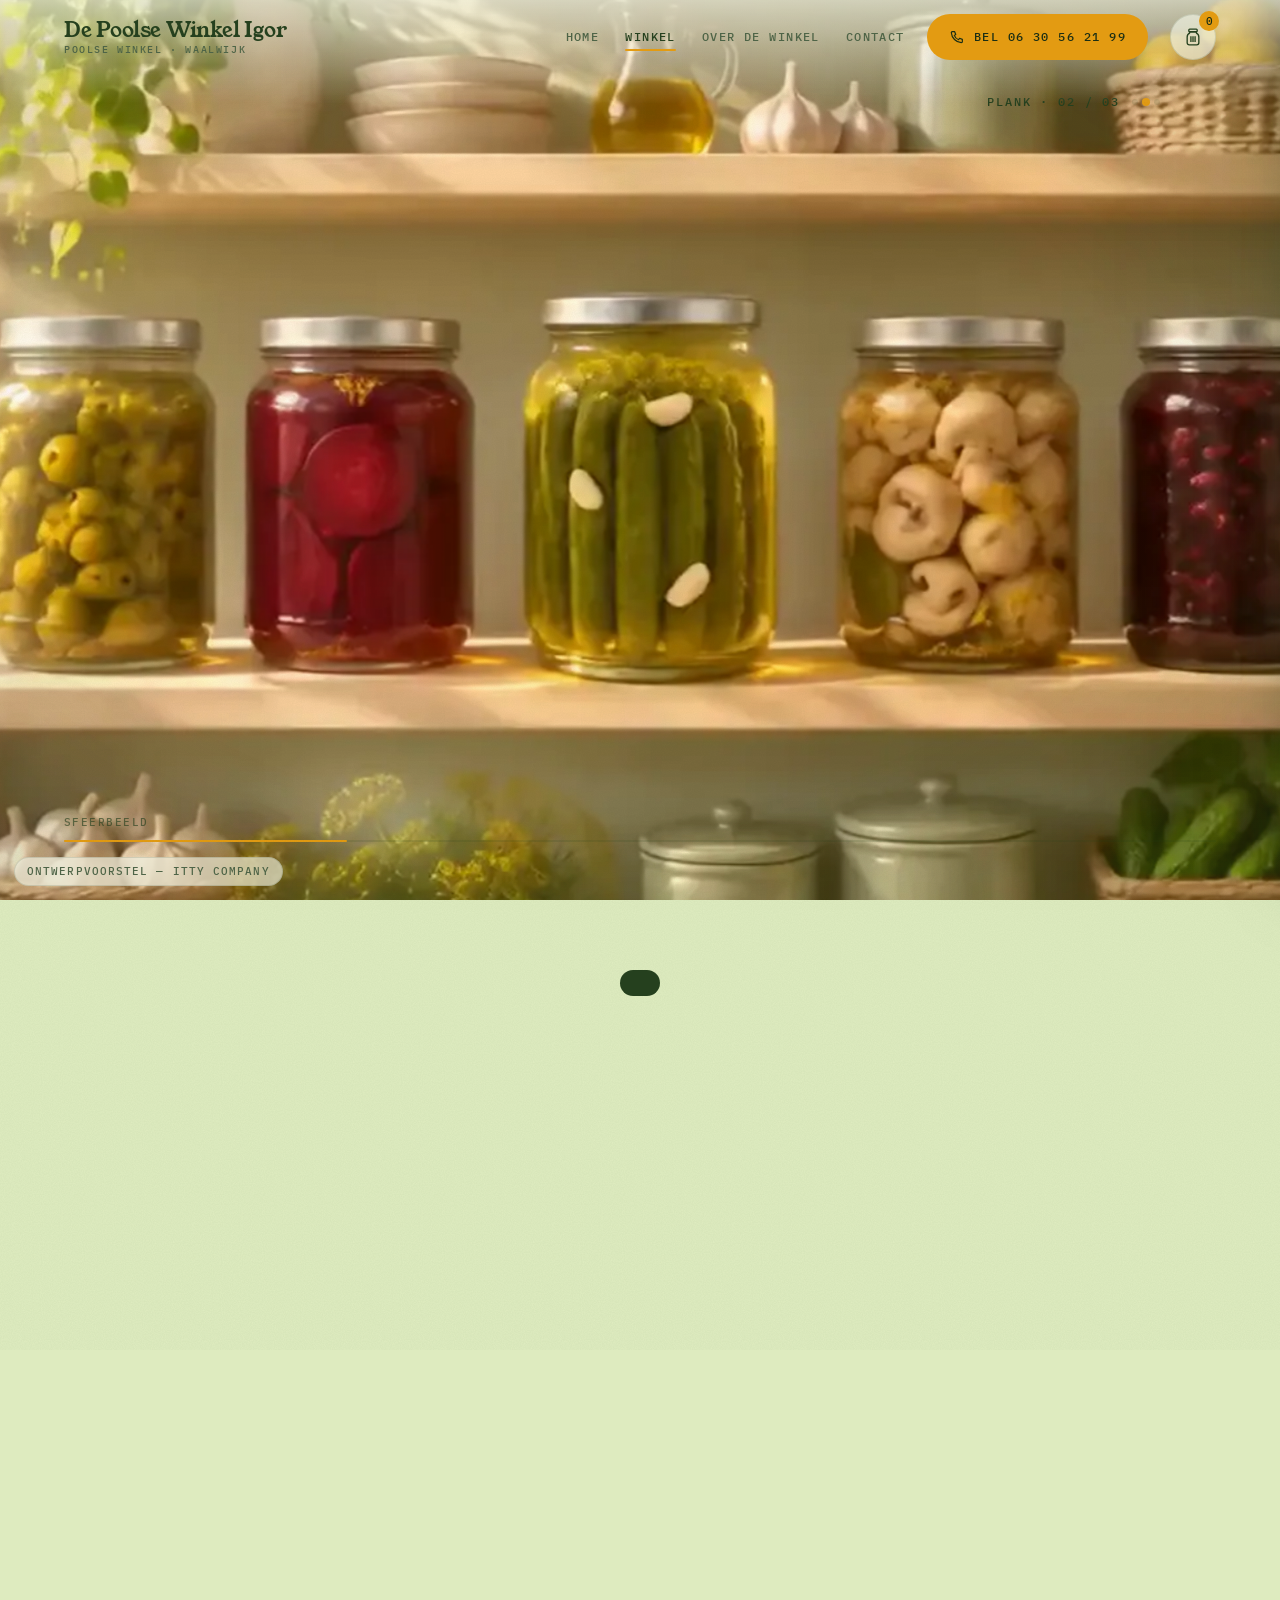
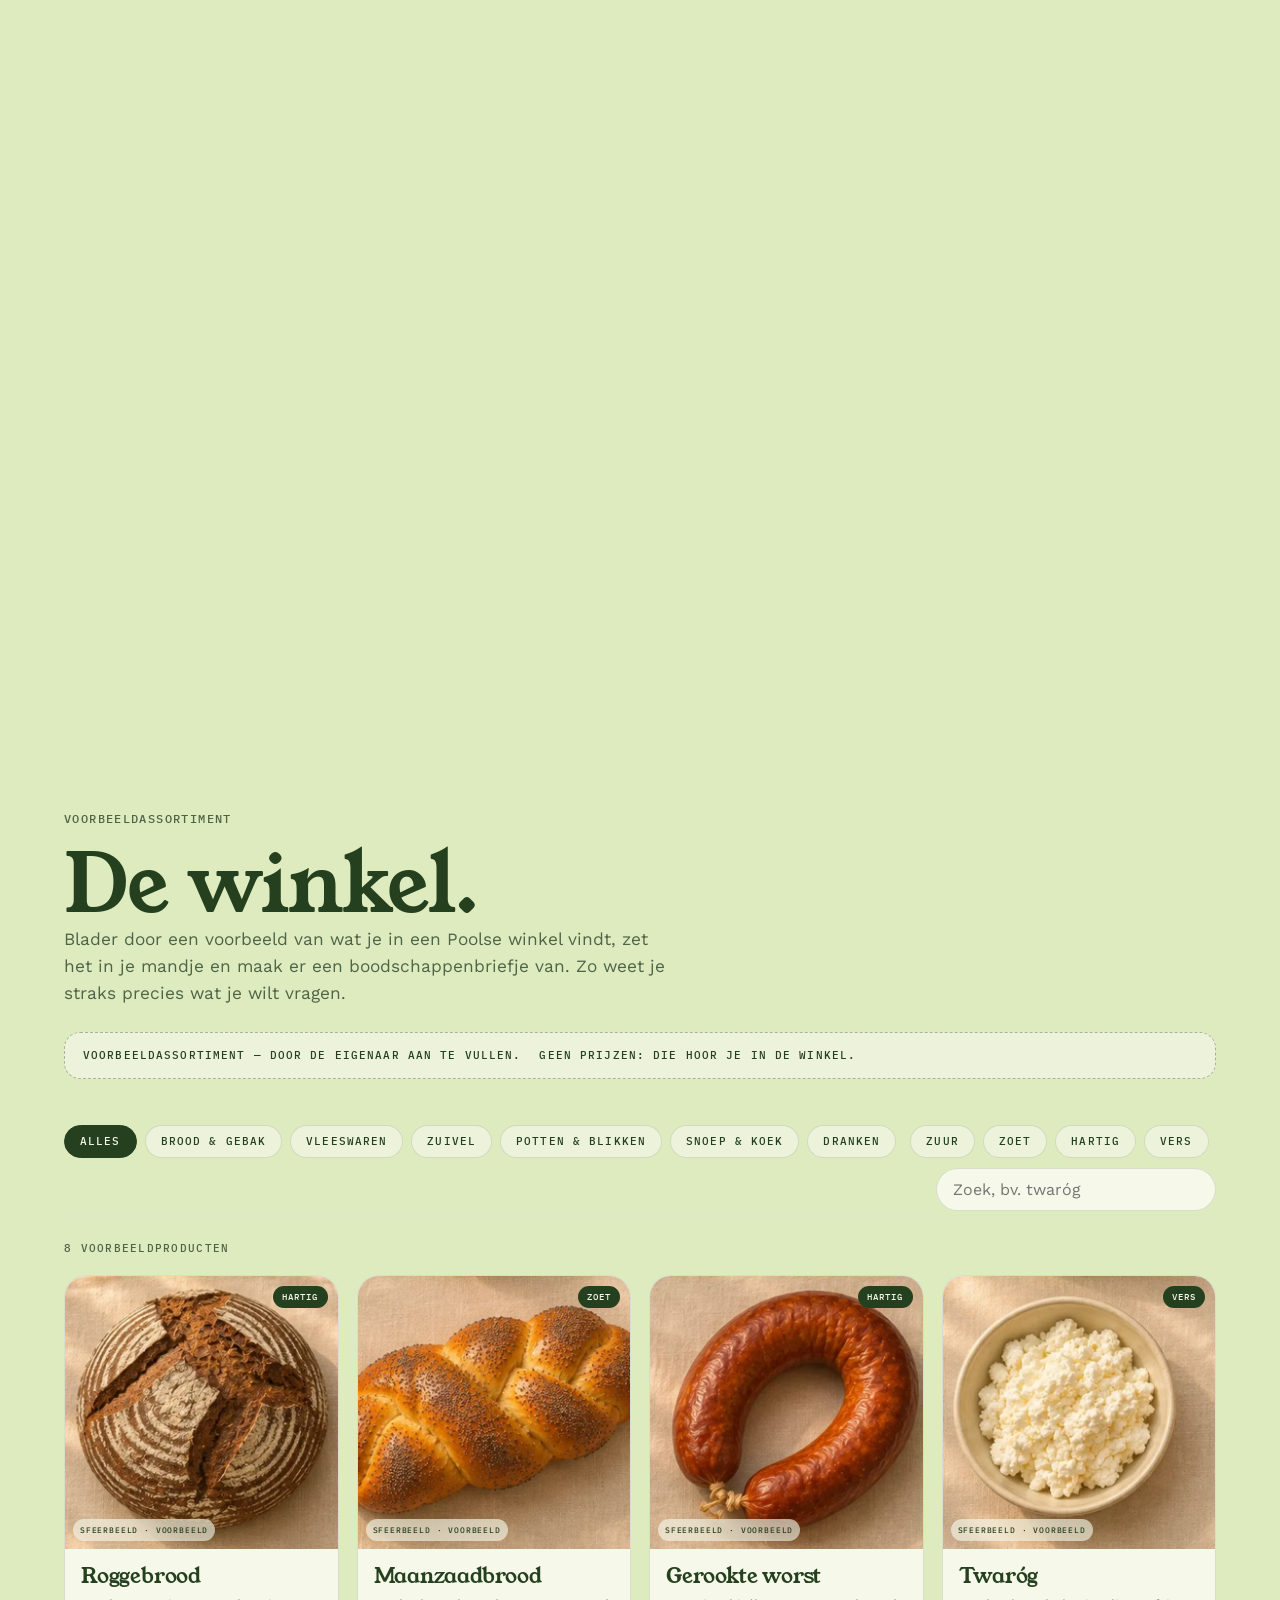
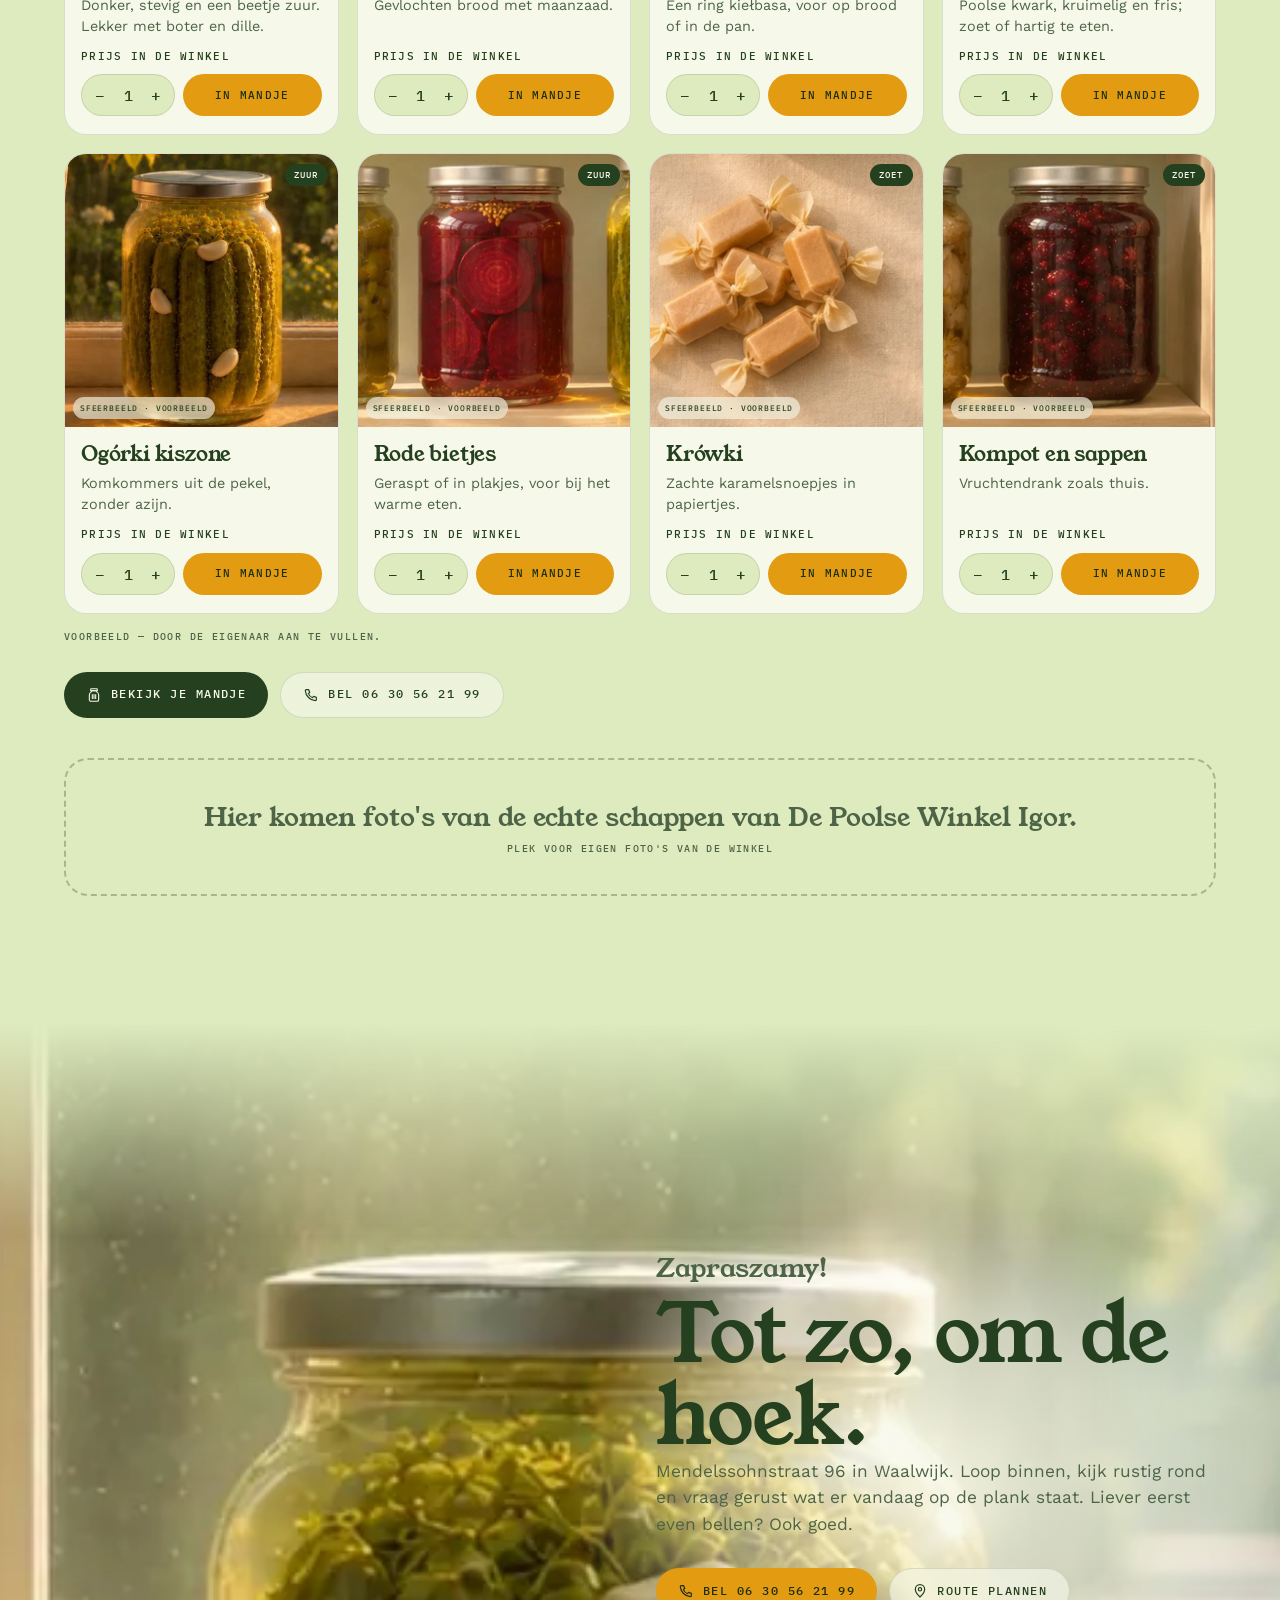
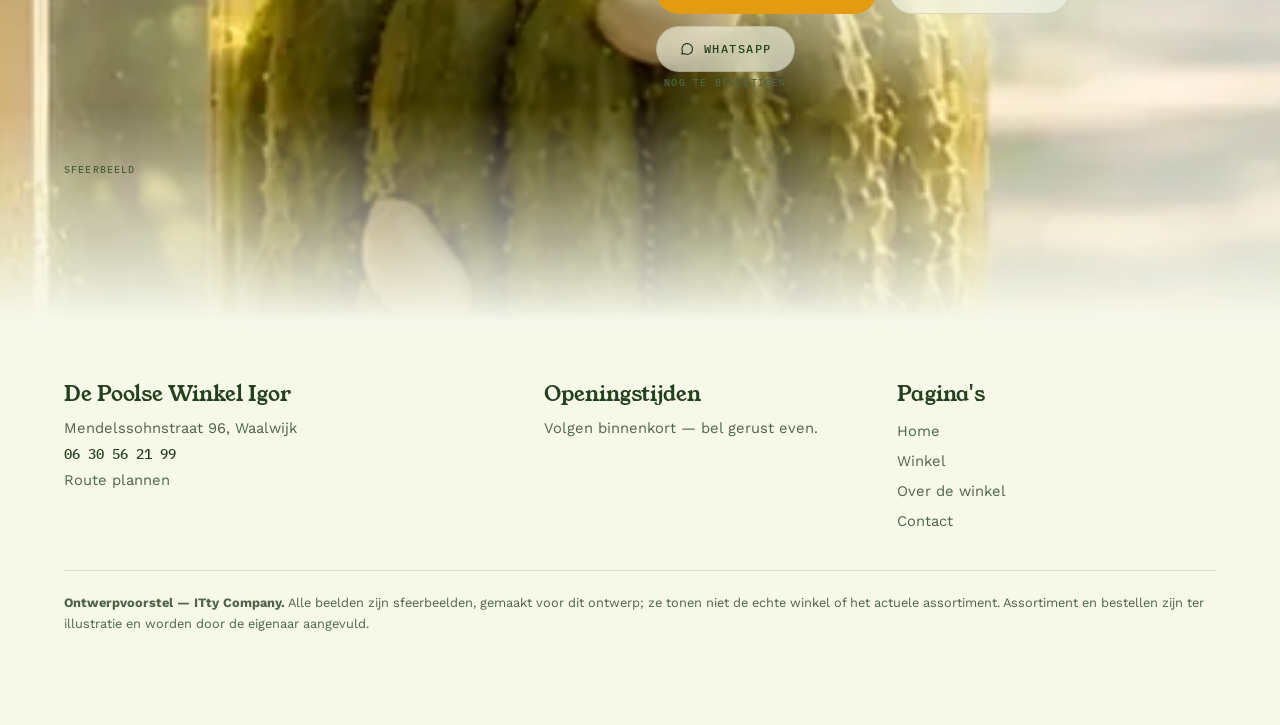
<file: winkel.html>
<!DOCTYPE html>
<html lang="nl">
<head>
<meta charset="utf-8">
<meta name="viewport" content="width=device-width, initial-scale=1, viewport-fit=cover">
<title>De winkel — Poolse producten bij De Poolse Winkel Igor, Waalwijk</title>
<meta name="description" content="Poolse producten om de hoek in Waalwijk. De Poolse Winkel Igor, Mendelssohnstraat 96. Bel 06 30 56 21 99 of kom langs.">
<meta name="theme-color" content="#DEEBBF">
<meta property="og:title" content="De winkel — Poolse producten bij De Poolse Winkel Igor, Waalwijk">
<meta property="og:description" content="Poolse producten om de hoek in Waalwijk. De Poolse Winkel Igor, Mendelssohnstraat 96. Bel 06 30 56 21 99 of kom langs.">
<meta property="og:image" content="assets/img/k6.webp">
<meta name="robots" content="noindex">
<link rel="icon" href="data:image/svg+xml,%3Csvg xmlns='http://www.w3.org/2000/svg' viewBox='0 0 32 32'%3E%3Crect width='32' height='32' rx='9' fill='%2325401E'/%3E%3Crect x='11' y='5' width='10' height='4' rx='1.2' fill='%23E39B12'/%3E%3Cpath d='M11 10h10v1.4c2 .9 3 2.4 3 4.6v8a2.5 2.5 0 0 1-2.5 2.5h-11A2.5 2.5 0 0 1 8 24v-8c0-2.2 1-3.7 3-4.6z' fill='%23DEEBBF'/%3E%3C/svg%3E">
<script>document.documentElement.classList.add('js');try{var d=JSON.parse(sessionStorage.getItem('dk')||'null');if(d){sessionStorage.removeItem('dk');var c=document.documentElement.classList;c.add('dk-closed','dk-noanim');if(d.c)c.add('dk-ccw');window.__dk=d.l;setTimeout(function(){c.remove('dk-closed')},1800)}}catch(e){}</script>
<link rel="preconnect" href="https://fonts.googleapis.com">
<link rel="preconnect" href="https://fonts.gstatic.com" crossorigin>
<link href="https://fonts.googleapis.com/css2?family=IBM+Plex+Mono:wght@500&amp;family=Work+Sans:wght@400&amp;family=Young+Serif&amp;display=swap" rel="stylesheet">
<link rel="stylesheet" href="assets/style.css">
</head>
<body>
<a class="skip" href="#inhoud">Naar inhoud</a>
<header class="hd">
  <a class="logo" href="index.html">De Poolse Winkel Igor<small>Poolse winkel · Waalwijk</small></a>
  <nav class="nav" id="menu" aria-label="Hoofdmenu"><a href="index.html">Home</a><a href="winkel.html" aria-current="page">Winkel</a><a href="over-ons.html">Over de winkel</a><a href="contact.html">Contact</a>
    <div class="mnav"><a class="btn" href="tel:+31630562199"><svg viewBox="0 0 24 24" fill="none" stroke="currentColor" stroke-width="1.8" stroke-linecap="round" stroke-linejoin="round" aria-hidden="true"><path d="M5 4h3.5l1.6 4.2-2.2 1.4a11 11 0 0 0 6.5 6.5l1.4-2.2L20 15.5V19a1.5 1.5 0 0 1-1.6 1.5C10.6 20 4 13.4 3.5 5.6A1.5 1.5 0 0 1 5 4z"/></svg>Bel 06 30 56 21 99</a><a class="btn ghost" href="https://www.google.com/maps/search/?api=1&query=Mendelssohnstraat+96+Waalwijk" target="_blank" rel="noopener"><svg viewBox="0 0 24 24" fill="none" stroke="currentColor" stroke-width="1.8" aria-hidden="true"><path d="M12 21s-7-6.2-7-11.5A7 7 0 0 1 19 9.5C19 14.8 12 21 12 21z"/><circle cx="12" cy="9.5" r="2.5"/></svg>Route plannen</a><p>Mendelssohnstraat 96, Waalwijk</p></div>
  </nav>
  <a class="btn call" href="tel:+31630562199"><svg viewBox="0 0 24 24" fill="none" stroke="currentColor" stroke-width="1.8" stroke-linecap="round" stroke-linejoin="round" aria-hidden="true"><path d="M5 4h3.5l1.6 4.2-2.2 1.4a11 11 0 0 0 6.5 6.5l1.4-2.2L20 15.5V19a1.5 1.5 0 0 1-1.6 1.5C10.6 20 4 13.4 3.5 5.6A1.5 1.5 0 0 1 5 4z"/></svg>Bel 06 30 56 21 99</a>
  <a class="tel-ico" href="tel:+31630562199" aria-label="Bel 06 30 56 21 99"><svg viewBox="0 0 24 24" fill="none" stroke="currentColor" stroke-width="1.8" stroke-linecap="round" stroke-linejoin="round" aria-hidden="true"><path d="M5 4h3.5l1.6 4.2-2.2 1.4a11 11 0 0 0 6.5 6.5l1.4-2.2L20 15.5V19a1.5 1.5 0 0 1-1.6 1.5C10.6 20 4 13.4 3.5 5.6A1.5 1.5 0 0 1 5 4z"/></svg></a>
  <a class="cart-btn" href="winkel.html#mandje" aria-label="Mandje bekijken"><svg viewBox="0 0 24 24" fill="none" stroke="currentColor" stroke-width="1.6" stroke-linejoin="round" aria-hidden="true"><rect x="7" y="2.5" width="10" height="3.2" rx="1"/><path d="M8 5.7h8v1.6c1.9.8 3 2.4 3 4.6v7.1a2.5 2.5 0 0 1-2.5 2.5h-9A2.5 2.5 0 0 1 5 19V11.9c0-2.2 1.1-3.8 3-4.6z"/><path d="M9.5 11v7M12 11v7M14.5 11v7"/></svg><span class="cart-count">0</span></a>
  <button class="burger" type="button" aria-label="Menu" aria-expanded="false" aria-controls="menu"><span></span><span></span><span></span></button>
</header>
<main id="inhoud">
<section class="film" data-src="assets/film-winkel.mp4" data-src-m="assets/film-winkel-m.mp4" data-poster-m="assets/img/film-winkel-m-0.webp" data-hud="Plank" style="--m:3" aria-label="Langs de planken van een Poolse winkel">
  <div class="stage">
    <video poster="assets/img/film-winkel-0.webp" muted playsinline preload="none" aria-hidden="true"></video>
    <div class="vignette"></div>
    
    <canvas class="fx" aria-hidden="true"></canvas>
    
    <div class="ftitle" aria-live="polite"><h2></h2><p></p></div>
    <div class="fcard" hidden></div>
<div class="fcard" hidden></div>
<div class="fcard" hidden></div>

    <div class="hud" aria-hidden="true"><span>Plank · 01 / 03</span><i><b></b><b></b><b></b></i><span class="load"><s></s></span></div>
    <span class="ftag">Sfeerbeeld</span>
    
    <div class="fbar"><i></i></div>
    <div class="fade"></div>
  </div>
  <ol class="fstills"><li><img src="assets/img/k7.webp" alt="" loading="lazy"><div class="box"><h2>Op de plank.</h2><p class="note">Potten, blikken en wat je voorraadkast nodig heeft.</p></div><span class="cap">Sfeerbeeld</span></li><li><img src="assets/img/k8.webp" alt="" loading="lazy"><div class="box"><h2>Brood erbij.</h2><p class="note">Rond, donker, met maanzaad.</p></div><span class="cap">Sfeerbeeld</span></li><li><img src="assets/img/k9.webp" alt="" loading="lazy"><div class="box"><h2>En wat je verder zoekt.</h2><p class="note">Voor de boterham, de soep en het toetje.</p></div><span class="cap">Sfeerbeeld</span></li></ol>
  <script type="application/json">[{"t": "Op de plank.", "s": "Potten, blikken en wat je voorraadkast nodig heeft.", "fx": "dust", "at": 0.3}, {"t": "Brood erbij.", "s": "Rond, donker, met maanzaad.", "fx": "dust", "at": 4.6, "pos": "low"}, {"t": "En wat je verder zoekt.", "s": "Voor de boterham, de soep en het toetje.", "fx": "warm", "at": 9.7}]</script>
</section>
<section class="bg-light" id="assortiment" style="padding-top:clamp(40px,8vh,90px)">
  <div class="wrap">
    <span class="eyebrow">Voorbeeldassortiment</span>
    <h1 class="words">De winkel.</h1>
    <p class="lead rv">Blader door een voorbeeld van wat je in een Poolse winkel vindt, zet het in je mandje en maak er een boodschappenbriefje van. Zo weet je straks precies wat je wilt vragen.</p>
    <div class="honest rv glow-follow"><b>Voorbeeldassortiment — door de eigenaar aan te vullen.</b><span>Geen prijzen: die hoor je in de winkel.</span></div>
    <div class="filters">
      <div class="tabs" role="group" aria-label="Categorie"><button class="ftab" type="button" data-cat="alles" aria-pressed="true">Alles</button><button class="ftab" type="button" data-cat="brood" aria-pressed="false">Brood &amp; gebak</button><button class="ftab" type="button" data-cat="vlees" aria-pressed="false">Vleeswaren</button><button class="ftab" type="button" data-cat="zuivel" aria-pressed="false">Zuivel</button><button class="ftab" type="button" data-cat="potten" aria-pressed="false">Potten &amp; blikken</button><button class="ftab" type="button" data-cat="snoep" aria-pressed="false">Snoep &amp; koek</button><button class="ftab" type="button" data-cat="dranken" aria-pressed="false">Dranken</button></div>
      <div class="smaak" role="group" aria-label="Smaak"><button class="schip" type="button" data-smaak="zuur" aria-pressed="false">zuur</button><button class="schip" type="button" data-smaak="zoet" aria-pressed="false">zoet</button><button class="schip" type="button" data-smaak="hartig" aria-pressed="false">hartig</button><button class="schip" type="button" data-smaak="vers" aria-pressed="false">vers</button></div>
      <label class="sr" for="zoek">Zoeken in het voorbeeldassortiment</label><input class="search" id="zoek" type="search" placeholder="Zoek, bv. twaróg" autocomplete="off">
    </div>
    <p class="note" id="resultaat" aria-live="polite" style="margin:-8px 0 18px"></p>
    <div class="pgrid"><article class="pcard" data-id="roggebrood" data-cat="brood" data-catname="Brood &amp; gebak" data-smaak="hartig" data-search="roggebrood donker, stevig en een beetje zuur. lekker met boter en dille. brood &amp;amp; gebak hartig ">
  <div class="ph"><img src="assets/img/p-rogge.webp" alt="Roggebrood — sfeerbeeld" loading="lazy"><span class="cap mono">Sfeerbeeld<span class="vb2"> · voorbeeld</span></span><span class="tag">hartig</span></div>
  <div class="bd"><h3>Roggebrood</h3><p>Donker, stevig en een beetje zuur. Lekker met boter en dille.</p><span class="pr">prijs in de winkel</span>
  <div class="ctl"><div class="qty"><button type="button" class="q-" aria-label="Minder Roggebrood">−</button><output aria-live="polite">1</output><button type="button" class="qp" aria-label="Meer Roggebrood">+</button></div><button type="button" class="btn add">In mandje</button></div></div>
</article><article class="pcard" data-id="maanzaadbrood" data-cat="brood" data-catname="Brood &amp; gebak" data-smaak="zoet" data-search="maanzaadbrood gevlochten brood met maanzaad. brood &amp;amp; gebak zoet ">
  <div class="ph"><img src="assets/img/p-maanzaad.webp" alt="Maanzaadbrood — sfeerbeeld" loading="lazy"><span class="cap mono">Sfeerbeeld<span class="vb2"> · voorbeeld</span></span><span class="tag">zoet</span></div>
  <div class="bd"><h3>Maanzaadbrood</h3><p>Gevlochten brood met maanzaad.</p><span class="pr">prijs in de winkel</span>
  <div class="ctl"><div class="qty"><button type="button" class="q-" aria-label="Minder Maanzaadbrood">−</button><output aria-live="polite">1</output><button type="button" class="qp" aria-label="Meer Maanzaadbrood">+</button></div><button type="button" class="btn add">In mandje</button></div></div>
</article><article class="pcard" data-id="worst" data-cat="vlees" data-catname="Vleeswaren" data-smaak="hartig" data-search="gerookte worst een ring kiełbasa, voor op brood of in de pan. vleeswaren hartig ">
  <div class="ph"><img src="assets/img/p-worst.webp" alt="Gerookte worst — sfeerbeeld" loading="lazy"><span class="cap mono">Sfeerbeeld<span class="vb2"> · voorbeeld</span></span><span class="tag">hartig</span></div>
  <div class="bd"><h3>Gerookte worst</h3><p>Een ring kiełbasa, voor op brood of in de pan.</p><span class="pr">prijs in de winkel</span>
  <div class="ctl"><div class="qty"><button type="button" class="q-" aria-label="Minder Gerookte worst">−</button><output aria-live="polite">1</output><button type="button" class="qp" aria-label="Meer Gerookte worst">+</button></div><button type="button" class="btn add">In mandje</button></div></div>
</article><article class="pcard" data-id="twarog" data-cat="zuivel" data-catname="Zuivel" data-smaak="vers" data-search="twaróg poolse kwark, kruimelig en fris; zoet of hartig te eten. zuivel vers ">
  <div class="ph"><img src="assets/img/p-twarog.webp" alt="Twaróg — sfeerbeeld" loading="lazy"><span class="cap mono">Sfeerbeeld<span class="vb2"> · voorbeeld</span></span><span class="tag">vers</span></div>
  <div class="bd"><h3>Twaróg</h3><p>Poolse kwark, kruimelig en fris; zoet of hartig te eten.</p><span class="pr">prijs in de winkel</span>
  <div class="ctl"><div class="qty"><button type="button" class="q-" aria-label="Minder Twaróg">−</button><output aria-live="polite">1</output><button type="button" class="qp" aria-label="Meer Twaróg">+</button></div><button type="button" class="btn add">In mandje</button></div></div>
</article><article class="pcard" data-id="ogorki" data-cat="potten" data-catname="Potten &amp; blikken" data-smaak="zuur" data-search="ogórki kiszone komkommers uit de pekel, zonder azijn. potten &amp;amp; blikken zuur ">
  <div class="ph"><img src="assets/img/p-ogorki.webp" alt="Ogórki kiszone — sfeerbeeld" loading="lazy"><span class="cap mono">Sfeerbeeld<span class="vb2"> · voorbeeld</span></span><span class="tag">zuur</span></div>
  <div class="bd"><h3>Ogórki kiszone</h3><p>Komkommers uit de pekel, zonder azijn.</p><span class="pr">prijs in de winkel</span>
  <div class="ctl"><div class="qty"><button type="button" class="q-" aria-label="Minder Ogórki kiszone">−</button><output aria-live="polite">1</output><button type="button" class="qp" aria-label="Meer Ogórki kiszone">+</button></div><button type="button" class="btn add">In mandje</button></div></div>
</article><article class="pcard" data-id="bietjes" data-cat="potten" data-catname="Potten &amp; blikken" data-smaak="zuur" data-search="rode bietjes geraspt of in plakjes, voor bij het warme eten. potten &amp;amp; blikken zuur ">
  <div class="ph"><img src="assets/img/p-bietjes.webp" alt="Rode bietjes — sfeerbeeld" loading="lazy"><span class="cap mono">Sfeerbeeld<span class="vb2"> · voorbeeld</span></span><span class="tag">zuur</span></div>
  <div class="bd"><h3>Rode bietjes</h3><p>Geraspt of in plakjes, voor bij het warme eten.</p><span class="pr">prijs in de winkel</span>
  <div class="ctl"><div class="qty"><button type="button" class="q-" aria-label="Minder Rode bietjes">−</button><output aria-live="polite">1</output><button type="button" class="qp" aria-label="Meer Rode bietjes">+</button></div><button type="button" class="btn add">In mandje</button></div></div>
</article><article class="pcard" data-id="krowki" data-cat="snoep" data-catname="Snoep &amp; koek" data-smaak="zoet" data-search="krówki zachte karamelsnoepjes in papiertjes. snoep &amp;amp; koek zoet ">
  <div class="ph"><img src="assets/img/p-krowki.webp" alt="Krówki — sfeerbeeld" loading="lazy"><span class="cap mono">Sfeerbeeld<span class="vb2"> · voorbeeld</span></span><span class="tag">zoet</span></div>
  <div class="bd"><h3>Krówki</h3><p>Zachte karamelsnoepjes in papiertjes.</p><span class="pr">prijs in de winkel</span>
  <div class="ctl"><div class="qty"><button type="button" class="q-" aria-label="Minder Krówki">−</button><output aria-live="polite">1</output><button type="button" class="qp" aria-label="Meer Krówki">+</button></div><button type="button" class="btn add">In mandje</button></div></div>
</article><article class="pcard" data-id="kompot" data-cat="dranken" data-catname="Dranken" data-smaak="zoet" data-search="kompot en sappen vruchtendrank zoals thuis. dranken zoet ">
  <div class="ph"><img src="assets/img/p-kompot.webp" alt="Kompot en sappen — sfeerbeeld" loading="lazy"><span class="cap mono">Sfeerbeeld<span class="vb2"> · voorbeeld</span></span><span class="tag">zoet</span></div>
  <div class="bd"><h3>Kompot en sappen</h3><p>Vruchtendrank zoals thuis.</p><span class="pr">prijs in de winkel</span>
  <div class="ctl"><div class="qty"><button type="button" class="q-" aria-label="Minder Kompot en sappen">−</button><output aria-live="polite">1</output><button type="button" class="qp" aria-label="Meer Kompot en sappen">+</button></div><button type="button" class="btn add">In mandje</button></div></div>
</article><p class="empty-msg" hidden>Geen voorbeeldproducten met deze keuze. Probeer een andere smaak of categorie.</p></div>
    <p class="vb">Voorbeeld — door de eigenaar aan te vullen.</p>
    <div class="row"><button class="btn dark" type="button" data-open-cart><svg viewBox="0 0 24 24" fill="none" stroke="currentColor" stroke-width="1.6" stroke-linejoin="round" aria-hidden="true"><rect x="7" y="2.5" width="10" height="3.2" rx="1"/><path d="M8 5.7h8v1.6c1.9.8 3 2.4 3 4.6v7.1a2.5 2.5 0 0 1-2.5 2.5h-9A2.5 2.5 0 0 1 5 19V11.9c0-2.2 1.1-3.8 3-4.6z"/><path d="M9.5 11v7M12 11v7M14.5 11v7"/></svg>Bekijk je mandje</button><a class="btn ghost" href="tel:+31630562199"><svg viewBox="0 0 24 24" fill="none" stroke="currentColor" stroke-width="1.8" stroke-linecap="round" stroke-linejoin="round" aria-hidden="true"><path d="M5 4h3.5l1.6 4.2-2.2 1.4a11 11 0 0 0 6.5 6.5l1.4-2.2L20 15.5V19a1.5 1.5 0 0 1-1.6 1.5C10.6 20 4 13.4 3.5 5.6A1.5 1.5 0 0 1 5 4z"/></svg>Bel 06 30 56 21 99</a></div>
    <div class="placeholder">Hier komen foto's van de echte schappen van De Poolse Winkel Igor.<small>Plek voor eigen foto's van de winkel</small></div>
  </div>
</section>
<section class="finale" style="--from:var(--light)">
  <div class="bg"><picture style="display:block;height:100%"><source media="(max-width:760px)" srcset="assets/img/k12-m.webp"><img data-kb src="assets/img/k12.webp" alt="" loading="lazy"></picture></div>
  <canvas class="dust" aria-hidden="true"></canvas>
  <span class="cap mono">Sfeerbeeld</span>
  <div class="wrap"><div class="box">
    <span class="zap pl" lang="pl">Zapraszamy!</span>
    <h2 class="h1 words">Tot zo, om de hoek.</h2>
    <p class="lead rv">Mendelssohnstraat 96 in Waalwijk. Loop binnen, kijk rustig rond en vraag gerust wat er vandaag op de plank staat. Liever eerst even bellen? Ook goed.</p>
    <div class="row rv" style="--d:1"><a class="btn" href="tel:+31630562199"><svg viewBox="0 0 24 24" fill="none" stroke="currentColor" stroke-width="1.8" stroke-linecap="round" stroke-linejoin="round" aria-hidden="true"><path d="M5 4h3.5l1.6 4.2-2.2 1.4a11 11 0 0 0 6.5 6.5l1.4-2.2L20 15.5V19a1.5 1.5 0 0 1-1.6 1.5C10.6 20 4 13.4 3.5 5.6A1.5 1.5 0 0 1 5 4z"/></svg>Bel 06 30 56 21 99</a><a class="btn ghost" href="https://www.google.com/maps/search/?api=1&query=Mendelssohnstraat+96+Waalwijk" target="_blank" rel="noopener"><svg viewBox="0 0 24 24" fill="none" stroke="currentColor" stroke-width="1.8" aria-hidden="true"><path d="M12 21s-7-6.2-7-11.5A7 7 0 0 1 19 9.5C19 14.8 12 21 12 21z"/><circle cx="12" cy="9.5" r="2.5"/></svg>Route plannen</a><span class="wa-wrap"><a class="btn ghost" href="https://wa.me/31630562199" target="_blank" rel="noopener"><svg viewBox="0 0 24 24" fill="none" stroke="currentColor" stroke-width="1.8" stroke-linejoin="round" aria-hidden="true"><path d="M4 19.5l1.3-3.8A8 8 0 1 1 8.6 19z"/></svg>WhatsApp</a><span class="wa-note">nog te bevestigen</span></span></div>
  </div></div>
</section>
</main>
<footer>
  <div class="wrap">
    <div><b>De Poolse Winkel Igor</b>Mendelssohnstraat 96, Waalwijk<a class="tel" href="tel:+31630562199">06 30 56 21 99</a><a href="https://www.google.com/maps/search/?api=1&query=Mendelssohnstraat+96+Waalwijk" target="_blank" rel="noopener">Route plannen</a></div>
    <div><b>Openingstijden</b>Volgen binnenkort — bel gerust even.</div>
    <div><b>Pagina's</b><a href="index.html">Home</a><a href="winkel.html">Winkel</a><a href="over-ons.html">Over de winkel</a><a href="contact.html">Contact</a></div>
    <p class="demo"><strong>Ontwerpvoorstel — ITty Company.</strong> Alle beelden zijn sfeerbeelden, gemaakt voor dit ontwerp; ze tonen niet de echte winkel of het actuele assortiment. Assortiment en bestellen zijn ter illustratie en worden door de eigenaar aangevuld.</p>
  </div>
</footer>
<div class="scrim"></div>
<aside class="drawer" id="mandje" aria-label="Je mandje" aria-hidden="true">
  <div class="dh"><h2>Je mandje</h2><button class="x" type="button" aria-label="Mandje sluiten">×</button></div>
  <div class="db">
    <p id="cartEmpty" class="cart-empty">Nog niets in je mandje. Kijk rustig rond.</p>
    <ul id="cartList"></ul>
    <div class="tot" id="cartTot"></div>
    <p class="dtoast" id="dtoast" role="status" aria-live="polite"></p>
    <form id="checkout" novalidate>
      <div class="seg" role="radiogroup" aria-label="Afhalen of bezorgen">
        <label><input type="radio" name="mode" value="afhalen" checked>Afhalen in de winkel</label>
        <label><input type="radio" name="mode" value="bezorgen" disabled>Bezorgen<small>alleen als de winkel dit aanbiedt (nog te bevestigen)</small></label>
      </div>
      <label class="fld">Naam<input name="naam" autocomplete="name" required></label>
      <label class="fld">Telefoonnummer<input name="telefoon" type="tel" autocomplete="tel" required></label>
      <label class="fld">Wanneer wil je langskomen?<input name="wanneer" placeholder="bv. zaterdagochtend"></label>
      <label class="fld">Opmerking<textarea name="opmerking"></textarea></label>
      <button class="btn pay" type="submit">Betalen met iDEAL — demo</button>
      <p class="note">Ontwerpvoorstel: er wordt niets betaald of verstuurd.</p>
    </form>
    <div class="briefje">
      <h3>Je briefje</h3>
      <p class="note" style="margin-top:4px">Boodschappenbriefje — om mee te nemen of voor te lezen</p>
      <pre id="briefje"></pre>
      <div class="row"><button class="btn ghost" id="copyBrief" type="button">Kopieer</button><a class="btn ghost" href="tel:+31630562199"><svg viewBox="0 0 24 24" fill="none" stroke="currentColor" stroke-width="1.8" stroke-linecap="round" stroke-linejoin="round" aria-hidden="true"><path d="M5 4h3.5l1.6 4.2-2.2 1.4a11 11 0 0 0 6.5 6.5l1.4-2.2L20 15.5V19a1.5 1.5 0 0 1-1.6 1.5C10.6 20 4 13.4 3.5 5.6A1.5 1.5 0 0 1 5 4z"/></svg>Bel de winkel</a><span class="wa-wrap"><a class="btn ghost" id="waBrief" href="https://wa.me/31630562199" target="_blank" rel="noopener"><svg viewBox="0 0 24 24" fill="none" stroke="currentColor" stroke-width="1.8" stroke-linejoin="round" aria-hidden="true"><path d="M4 19.5l1.3-3.8A8 8 0 1 1 8.6 19z"/></svg>Stuur via WhatsApp</a><span class="wa-note">nog te bevestigen</span></span></div>
    </div>
  </div>
</aside>
<dialog id="idealDemo" aria-labelledby="dlgT">
  <span class="ideal">iDEAL · demo</span>
  <h2 id="dlgT">Dit is een ontwerpvoorstel.</h2>
  <p>Er wordt niets betaald en niets verstuurd. Zodra de winkel online bestellen wil, zetten we dit echt aan.</p>
  <div class="row"><button class="btn" type="button" data-close>Begrepen</button><button class="btn ghost" type="button" id="clearCart">Mandje leegmaken</button></div>
</dialog>
<div class="grain" aria-hidden="true"></div>
<div class="demo-pill">Ontwerpvoorstel — ITty Company</div>
<div class="toast" role="status" aria-live="polite"></div>
<div id="deksel" aria-hidden="true"><div class="disc"><svg viewBox="0 0 100 100" fill="none" stroke="currentColor" stroke-width="1.2" aria-hidden="true"><circle cx="50" cy="50" r="48.5"/><circle cx="50" cy="50" r="39"/><line x1="91.00" y1="50.00" x2="97.00" y2="50.00"/><line x1="90.84" y1="53.57" x2="96.82" y2="54.10"/><line x1="90.38" y1="57.12" x2="96.29" y2="58.16"/><line x1="89.60" y1="60.61" x2="95.40" y2="62.16"/><line x1="88.53" y1="64.02" x2="94.17" y2="66.07"/><line x1="87.16" y1="67.33" x2="92.60" y2="69.86"/><line x1="85.51" y1="70.50" x2="90.70" y2="73.50"/><line x1="83.59" y1="73.52" x2="88.50" y2="76.96"/><line x1="81.41" y1="76.35" x2="86.00" y2="80.21"/><line x1="78.99" y1="78.99" x2="83.23" y2="83.23"/><line x1="76.35" y1="81.41" x2="80.21" y2="86.00"/><line x1="73.52" y1="83.59" x2="76.96" y2="88.50"/><line x1="70.50" y1="85.51" x2="73.50" y2="90.70"/><line x1="67.33" y1="87.16" x2="69.86" y2="92.60"/><line x1="64.02" y1="88.53" x2="66.07" y2="94.17"/><line x1="60.61" y1="89.60" x2="62.16" y2="95.40"/><line x1="57.12" y1="90.38" x2="58.16" y2="96.29"/><line x1="53.57" y1="90.84" x2="54.10" y2="96.82"/><line x1="50.00" y1="91.00" x2="50.00" y2="97.00"/><line x1="46.43" y1="90.84" x2="45.90" y2="96.82"/><line x1="42.88" y1="90.38" x2="41.84" y2="96.29"/><line x1="39.39" y1="89.60" x2="37.84" y2="95.40"/><line x1="35.98" y1="88.53" x2="33.93" y2="94.17"/><line x1="32.67" y1="87.16" x2="30.14" y2="92.60"/><line x1="29.50" y1="85.51" x2="26.50" y2="90.70"/><line x1="26.48" y1="83.59" x2="23.04" y2="88.50"/><line x1="23.65" y1="81.41" x2="19.79" y2="86.00"/><line x1="21.01" y1="78.99" x2="16.77" y2="83.23"/><line x1="18.59" y1="76.35" x2="14.00" y2="80.21"/><line x1="16.41" y1="73.52" x2="11.50" y2="76.96"/><line x1="14.49" y1="70.50" x2="9.30" y2="73.50"/><line x1="12.84" y1="67.33" x2="7.40" y2="69.86"/><line x1="11.47" y1="64.02" x2="5.83" y2="66.07"/><line x1="10.40" y1="60.61" x2="4.60" y2="62.16"/><line x1="9.62" y1="57.12" x2="3.71" y2="58.16"/><line x1="9.16" y1="53.57" x2="3.18" y2="54.10"/><line x1="9.00" y1="50.00" x2="3.00" y2="50.00"/><line x1="9.16" y1="46.43" x2="3.18" y2="45.90"/><line x1="9.62" y1="42.88" x2="3.71" y2="41.84"/><line x1="10.40" y1="39.39" x2="4.60" y2="37.84"/><line x1="11.47" y1="35.98" x2="5.83" y2="33.93"/><line x1="12.84" y1="32.67" x2="7.40" y2="30.14"/><line x1="14.49" y1="29.50" x2="9.30" y2="26.50"/><line x1="16.41" y1="26.48" x2="11.50" y2="23.04"/><line x1="18.59" y1="23.65" x2="14.00" y2="19.79"/><line x1="21.01" y1="21.01" x2="16.77" y2="16.77"/><line x1="23.65" y1="18.59" x2="19.79" y2="14.00"/><line x1="26.48" y1="16.41" x2="23.04" y2="11.50"/><line x1="29.50" y1="14.49" x2="26.50" y2="9.30"/><line x1="32.67" y1="12.84" x2="30.14" y2="7.40"/><line x1="35.98" y1="11.47" x2="33.93" y2="5.83"/><line x1="39.39" y1="10.40" x2="37.84" y2="4.60"/><line x1="42.88" y1="9.62" x2="41.84" y2="3.71"/><line x1="46.43" y1="9.16" x2="45.90" y2="3.18"/><line x1="50.00" y1="9.00" x2="50.00" y2="3.00"/><line x1="53.57" y1="9.16" x2="54.10" y2="3.18"/><line x1="57.12" y1="9.62" x2="58.16" y2="3.71"/><line x1="60.61" y1="10.40" x2="62.16" y2="4.60"/><line x1="64.02" y1="11.47" x2="66.07" y2="5.83"/><line x1="67.33" y1="12.84" x2="69.86" y2="7.40"/><line x1="70.50" y1="14.49" x2="73.50" y2="9.30"/><line x1="73.52" y1="16.41" x2="76.96" y2="11.50"/><line x1="76.35" y1="18.59" x2="80.21" y2="14.00"/><line x1="78.99" y1="21.01" x2="83.23" y2="16.77"/><line x1="81.41" y1="23.65" x2="86.00" y2="19.79"/><line x1="83.59" y1="26.48" x2="88.50" y2="23.04"/><line x1="85.51" y1="29.50" x2="90.70" y2="26.50"/><line x1="87.16" y1="32.67" x2="92.60" y2="30.14"/><line x1="88.53" y1="35.98" x2="94.17" y2="33.93"/><line x1="89.60" y1="39.39" x2="95.40" y2="37.84"/><line x1="90.38" y1="42.88" x2="96.29" y2="41.84"/><line x1="90.84" y1="46.43" x2="96.82" y2="45.90"/></svg></div><div class="lbl"></div></div>
<script src="assets/vendor/lenis.min.js"></script>
<script src="assets/site.js"></script>
<script src="assets/shop.js"></script>
</body>
</html>
</file>
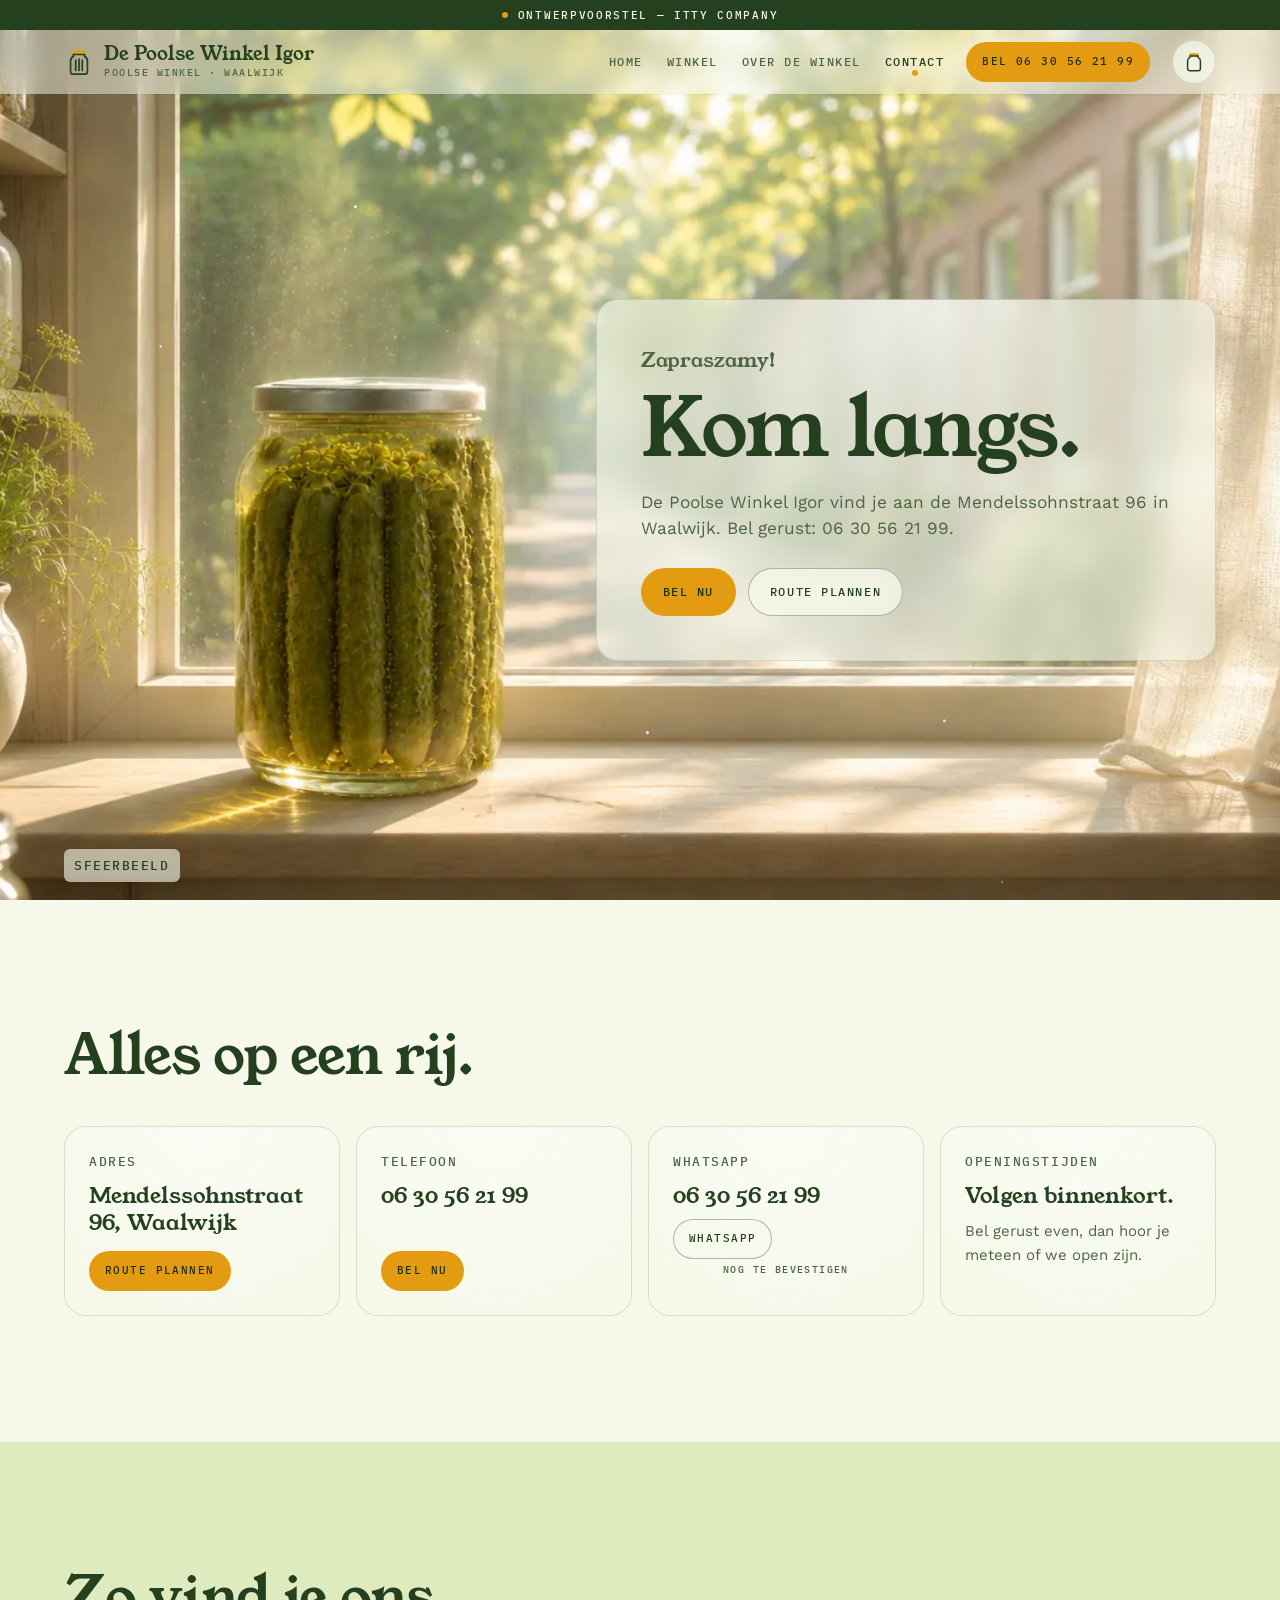
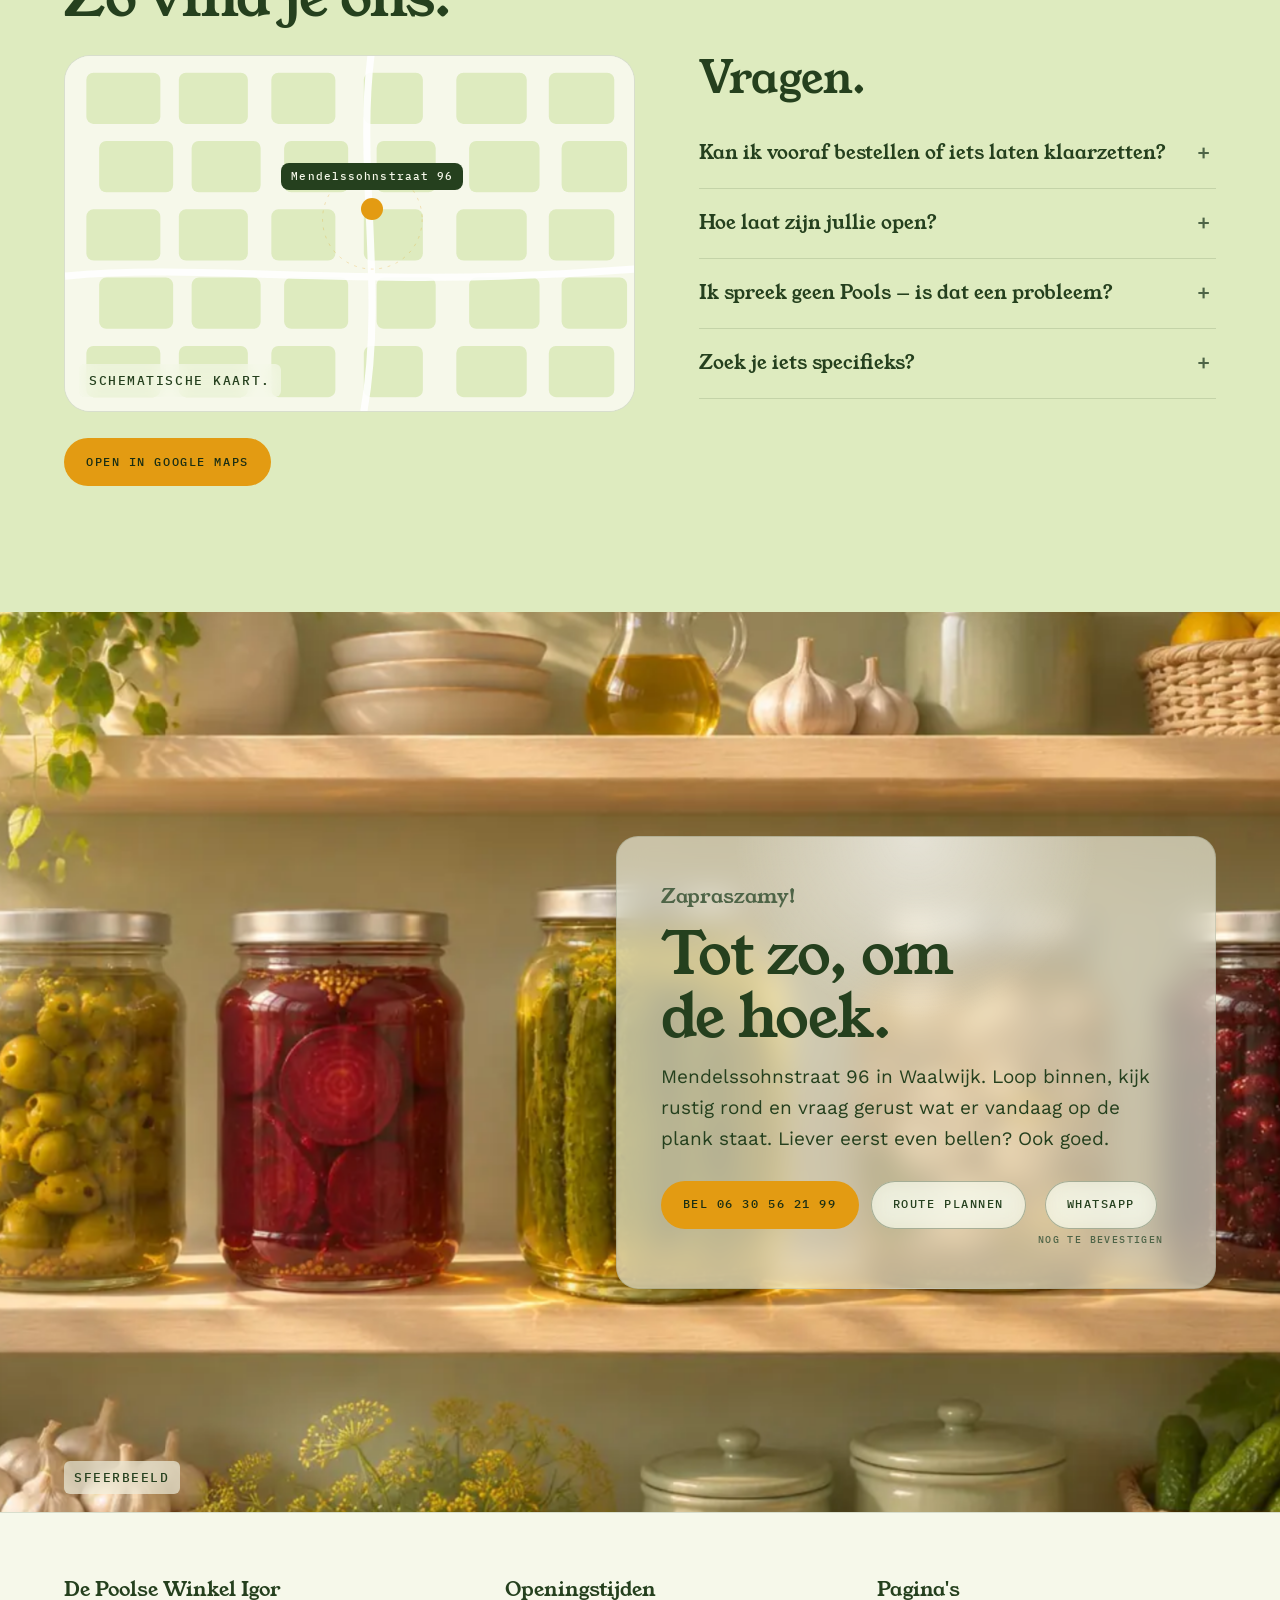
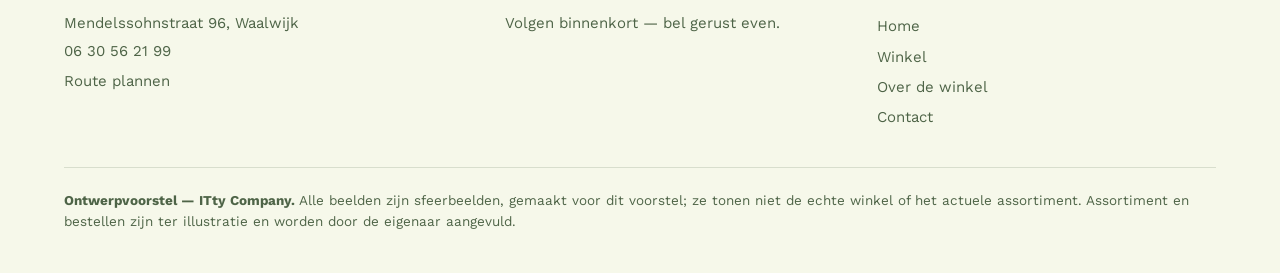
<file: build-r4/contact.html>
<!DOCTYPE html>
<html lang="nl">
<head>
<meta charset="utf-8">
<meta name="viewport" content="width=device-width, initial-scale=1, viewport-fit=cover">
<title>Contact &amp; route — De Poolse Winkel Igor, Mendelssohnstraat 96, Waalwijk</title>
<meta name="description" content="Kom langs aan de Mendelssohnstraat 96 in Waalwijk of bel 06 30 56 21 99.">
<meta name="theme-color" content="#DEEBBF">
<meta property="og:title" content="Contact &amp; route — De Poolse Winkel Igor, Mendelssohnstraat 96, Waalwijk">
<meta property="og:description" content="Kom langs aan de Mendelssohnstraat 96 in Waalwijk of bel 06 30 56 21 99.">
<meta property="og:image" content="assets/img/k12.webp">
<meta name="robots" content="noindex">
<link rel="icon" href="data:image/svg+xml,%3Csvg xmlns='http://www.w3.org/2000/svg' viewBox='0 0 32 32'%3E%3Crect width='32' height='32' rx='9' fill='%23DEEBBF'/%3E%3Crect x='10' y='5' width='12' height='4' rx='1.5' fill='%23E39B12'/%3E%3Crect x='8.5' y='10' width='15' height='18' rx='3' fill='none' stroke='%2325401E' stroke-width='2'/%3E%3C/svg%3E">
<script>(function(d){d.classList.add('js');try{if(sessionStorage.getItem('igor-deksel')&&!matchMedia('(prefers-reduced-motion: reduce)').matches)d.classList.add('deksel-in');sessionStorage.removeItem('igor-deksel')}catch(e){}setTimeout(function(){d.classList.remove('deksel-in')},1600)})(document.documentElement)</script>
<link rel="preconnect" href="https://fonts.googleapis.com">
<link rel="preconnect" href="https://fonts.gstatic.com" crossorigin>
<link href="https://fonts.googleapis.com/css2?family=IBM+Plex+Mono:wght@500&family=Work+Sans:wght@400&family=Young+Serif&display=swap" rel="stylesheet">
<link rel="stylesheet" href="assets/style.css">
</head>
<body class="p-contact">
<a class="skip" href="#inhoud">Naar inhoud</a>
<div class="demobar" role="note"><i></i>Ontwerpvoorstel — ITty Company</div>
<header class="hd">
  <a class="logo" href="index.html"><svg viewBox="0 0 32 32" aria-hidden="true"><rect x="9" y="4" width="14" height="4" rx="1.5" fill="#E39B12"/><path d="M10 8h12v2c2 1 3 2.5 3 5v11a3 3 0 0 1-3 3H10a3 3 0 0 1-3-3V15c0-2.5 1-4 3-5z" fill="none" stroke="#25401E" stroke-width="1.8"/><path d="M12.5 14v11M16 13v12M19.5 14v11" stroke="#25401E" stroke-width="1.8" stroke-linecap="round"/></svg><span><b>De Poolse Winkel Igor</b><small>Poolse winkel · Waalwijk</small></span></a>
  <nav class="nav" aria-label="Hoofdmenu"><a href="index.html">Home</a><a href="winkel.html">Winkel</a><a href="over-ons.html">Over de winkel</a><a href="contact.html" aria-current="page">Contact</a>
    <div class="mob"><a class="btn" href="tel:+31630562199">Bel 06 30 56 21 99</a><a class="btn ghost" href="https://www.google.com/maps/search/?api=1&query=Mendelssohnstraat+96+Waalwijk" target="_blank" rel="noopener">Route plannen</a><small>Mendelssohnstraat 96, Waalwijk</small></div>
  </nav>
  <a class="btn sm call" href="tel:+31630562199">Bel 06 30 56 21 99</a>
  <a class="cartbtn" href="winkel.html#mandje" aria-label="Je mandje bekijken"><svg viewBox="0 0 24 24" aria-hidden="true"><rect x="7" y="2.5" width="10" height="3" rx="1" fill="#E39B12"/><path d="M7.5 5.5h9V7c1.6.8 2.5 2 2.5 4v8a2.5 2.5 0 0 1-2.5 2.5h-9A2.5 2.5 0 0 1 5 19v-8c0-2 .9-3.2 2.5-4z" fill="none" stroke="#25401E" stroke-width="1.6"/></svg><span class="cart-count">0</span></a>
  <button class="burger" aria-label="Menu" aria-expanded="false"><span></span><span></span><span></span></button>
</header>
<main id="inhoud">
<section class="vhero" aria-labelledby="h-contact">
  <video data-loop="assets/loop-contact.mp4" poster="assets/img/k12.webp" muted loop playsinline preload="none" aria-hidden="true"></video>
  <div class="tulle"></div>
  <canvas class="dust" data-fx="dust" aria-hidden="true" style="z-index:2"></canvas>
  <div class="capbox cap">Sfeerbeeld</div>
  <div class="inner glass">
    <span class="pl rv">Zapraszamy!</span>
    <h1 id="h-contact" class="words">Kom langs.</h1>
    <p class="lead rv">De Poolse Winkel Igor vind je aan de Mendelssohnstraat 96 in Waalwijk. Bel gerust: 06 30 56 21 99.</p>
    <div class="row rv"><a class="btn" href="tel:+31630562199">Bel nu</a><a class="btn ghost" href="https://www.google.com/maps/search/?api=1&query=Mendelssohnstraat+96+Waalwijk" target="_blank" rel="noopener">Route plannen</a></div>
  </div>
</section>
<section class="sec bg-paper" aria-labelledby="h-rij">
  <div class="wrap">
    <h2 id="h-rij" class="words">Alles op een rij.</h2>
    <div class="cgrid">
      <div class="ccard glass rv"><span class="cap">Adres</span><b>Mendelssohnstraat 96, Waalwijk</b><a class="btn sm" href="https://www.google.com/maps/search/?api=1&query=Mendelssohnstraat+96+Waalwijk" target="_blank" rel="noopener">Route plannen</a></div>
      <div class="ccard glass rv" style="--d:1"><span class="cap">Telefoon</span><b>06 30 56 21 99</b><a class="btn sm" href="tel:+31630562199">Bel nu</a></div>
      <div class="ccard glass rv" style="--d:2"><span class="cap">WhatsApp</span><b>06 30 56 21 99</b><span class="wa" data-confirm="wa"><a class="btn ghost sm" href="https://wa.me/31630562199" target="_blank" rel="noopener">WhatsApp</a><span class="tbc">nog te bevestigen</span></span></div>
      <div class="ccard glass rv" style="--d:3"><span class="cap">Openingstijden</span><b>Volgen binnenkort.</b><p>Bel gerust even, dan hoor je meteen of we open zijn.</p></div>
    </div>
  </div>
</section>
<section class="sec bg-light" aria-labelledby="h-kaart">
  <div class="wrap split">
    <div>
      <h2 id="h-kaart" class="words">Zo vind je ons.</h2>
      <div class="map rv" style="margin-top:28px"><svg viewBox="0 0 800 500" preserveAspectRatio="xMidYMid slice" aria-hidden="true">
<rect width="800" height="500" fill="#F6F8EA"/>
<g fill="#DEEBBF"><rect x="30" y="24" width="104" height="72" rx="10"/><rect x="160" y="24" width="97" height="72" rx="10"/><rect x="290" y="24" width="90" height="72" rx="10"/><rect x="420" y="24" width="83" height="72" rx="10"/><rect x="550" y="24" width="99" height="72" rx="10"/><rect x="680" y="24" width="92" height="72" rx="10"/><rect x="48" y="120" width="104" height="72" rx="10"/><rect x="178" y="120" width="97" height="72" rx="10"/><rect x="308" y="120" width="90" height="72" rx="10"/><rect x="438" y="120" width="83" height="72" rx="10"/><rect x="568" y="120" width="99" height="72" rx="10"/><rect x="698" y="120" width="92" height="72" rx="10"/><rect x="30" y="216" width="104" height="72" rx="10"/><rect x="160" y="216" width="97" height="72" rx="10"/><rect x="290" y="216" width="90" height="72" rx="10"/><rect x="420" y="216" width="83" height="72" rx="10"/><rect x="550" y="216" width="99" height="72" rx="10"/><rect x="680" y="216" width="92" height="72" rx="10"/><rect x="48" y="312" width="104" height="72" rx="10"/><rect x="178" y="312" width="97" height="72" rx="10"/><rect x="308" y="312" width="90" height="72" rx="10"/><rect x="438" y="312" width="83" height="72" rx="10"/><rect x="568" y="312" width="99" height="72" rx="10"/><rect x="698" y="312" width="92" height="72" rx="10"/><rect x="30" y="408" width="104" height="72" rx="10"/><rect x="160" y="408" width="97" height="72" rx="10"/><rect x="290" y="408" width="90" height="72" rx="10"/><rect x="420" y="408" width="83" height="72" rx="10"/><rect x="550" y="408" width="99" height="72" rx="10"/><rect x="680" y="408" width="92" height="72" rx="10"/></g>
<g stroke="#fff" stroke-width="10" fill="none" opacity=".9"><path d="M0 310 C200 290 420 330 800 300"/><path d="M430 0 C410 160 450 330 420 500"/></g>
<circle cx="432" cy="230" r="70" fill="none" stroke="#E39B12" stroke-opacity=".35" stroke-dasharray="4 8"/>
</svg><div class="pin"><span>Mendelssohnstraat 96</span><i></i></div><span class="cap capbox" style="position:absolute">Schematische kaart.</span></div>
      <div class="row rv"><a class="btn" href="https://www.google.com/maps/search/?api=1&query=Mendelssohnstraat+96+Waalwijk" target="_blank" rel="noopener">Open in Google Maps</a></div>
    </div>
    <div>
      <h2 class="words" style="font-size:clamp(1.9rem,3.4vw,3.2rem)">Vragen.</h2>
      <div class="rv" style="margin-top:18px">
        <details><summary>Kan ik vooraf bestellen of iets laten klaarzetten?</summary><p>Bel even naar 06 30 56 21 99, dan hoor je wat er kan.</p></details>
        <details><summary>Hoe laat zijn jullie open?</summary><p>De openingstijden komen hier binnenkort te staan. Tot die tijd: bel gerust.</p></details>
        <details><summary>Ik spreek geen Pools — is dat een probleem?</summary><p>Vraag het gerust in de winkel; aanwijzen werkt ook prima.</p></details>
        <details><summary>Zoek je iets specifieks?</summary><p>Het assortiment op deze site is een voorbeeld. Bel of loop binnen, dan weet je het zeker.</p></details>
      </div>
    </div>
  </div>
</section>
<section class="finale">
  <img class="bgimg" data-kb="y" src="assets/img/k7.webp" srcset="assets/img/k7-m.webp 423w, assets/img/k7.webp 1344w" sizes="100vw" alt="" loading="lazy" width="1344" height="752" style="object-position:50% 50%">
  <canvas class="dust" data-fx="warm" aria-hidden="true"></canvas>
  <div class="capbox cap">Sfeerbeeld</div>
  <div class="inner glass">
    <span class="pl rv">Zapraszamy!</span>
    <h2 class="words">Tot zo, om de hoek.</h2>
    <p class="rv">Mendelssohnstraat 96 in Waalwijk. Loop binnen, kijk rustig rond en vraag gerust wat er vandaag op de plank staat. Liever eerst even bellen? Ook goed.</p>
    <div class="row rv" style="--d:1"><a class="btn" href="tel:+31630562199">Bel 06 30 56 21 99</a><a class="btn ghost" href="https://www.google.com/maps/search/?api=1&query=Mendelssohnstraat+96+Waalwijk" target="_blank" rel="noopener">Route plannen</a><span class="wa" data-confirm="wa"><a class="btn ghost" href="https://wa.me/31630562199" target="_blank" rel="noopener">WhatsApp</a><span class="tbc">nog te bevestigen</span></span></div>
  </div>
</section>
</main>
<footer>
  <div class="wrap">
    <div><b>De Poolse Winkel Igor</b>Mendelssohnstraat 96, Waalwijk<a href="tel:+31630562199">06 30 56 21 99</a><a href="https://www.google.com/maps/search/?api=1&query=Mendelssohnstraat+96+Waalwijk" target="_blank" rel="noopener">Route plannen</a></div>
    <div><b>Openingstijden</b>Volgen binnenkort — bel gerust even.</div>
    <div><b>Pagina's</b><a href="index.html">Home</a><a href="winkel.html">Winkel</a><a href="over-ons.html">Over de winkel</a><a href="contact.html">Contact</a></div>
    <p class="demo"><strong>Ontwerpvoorstel — ITty Company.</strong> Alle beelden zijn sfeerbeelden, gemaakt voor dit voorstel; ze tonen niet de echte winkel of het actuele assortiment. Assortiment en bestellen zijn ter illustratie en worden door de eigenaar aangevuld.</p>
  </div>
</footer>
<div class="deksel" aria-hidden="true"><div class="disc"></div><div class="ring"><svg viewBox="0 0 200 200" aria-hidden="true"><circle cx="100" cy="100" r="96" fill="none" stroke="#E39B12" stroke-width="1.5"/><line x1="100" y1="6" x2="100" y2="24" stroke="#F6F8EA" stroke-opacity="0.85" stroke-width="1.4" transform="rotate(0 100 100)"/><line x1="100" y1="6" x2="100" y2="18" stroke="#F6F8EA" stroke-opacity="0.4" stroke-width="1.4" transform="rotate(5 100 100)"/><line x1="100" y1="6" x2="100" y2="18" stroke="#F6F8EA" stroke-opacity="0.4" stroke-width="1.4" transform="rotate(10 100 100)"/><line x1="100" y1="6" x2="100" y2="18" stroke="#F6F8EA" stroke-opacity="0.4" stroke-width="1.4" transform="rotate(15 100 100)"/><line x1="100" y1="6" x2="100" y2="18" stroke="#F6F8EA" stroke-opacity="0.4" stroke-width="1.4" transform="rotate(20 100 100)"/><line x1="100" y1="6" x2="100" y2="18" stroke="#F6F8EA" stroke-opacity="0.4" stroke-width="1.4" transform="rotate(25 100 100)"/><line x1="100" y1="6" x2="100" y2="24" stroke="#F6F8EA" stroke-opacity="0.85" stroke-width="1.4" transform="rotate(30 100 100)"/><line x1="100" y1="6" x2="100" y2="18" stroke="#F6F8EA" stroke-opacity="0.4" stroke-width="1.4" transform="rotate(35 100 100)"/><line x1="100" y1="6" x2="100" y2="18" stroke="#F6F8EA" stroke-opacity="0.4" stroke-width="1.4" transform="rotate(40 100 100)"/><line x1="100" y1="6" x2="100" y2="18" stroke="#F6F8EA" stroke-opacity="0.4" stroke-width="1.4" transform="rotate(45 100 100)"/><line x1="100" y1="6" x2="100" y2="18" stroke="#F6F8EA" stroke-opacity="0.4" stroke-width="1.4" transform="rotate(50 100 100)"/><line x1="100" y1="6" x2="100" y2="18" stroke="#F6F8EA" stroke-opacity="0.4" stroke-width="1.4" transform="rotate(55 100 100)"/><line x1="100" y1="6" x2="100" y2="24" stroke="#F6F8EA" stroke-opacity="0.85" stroke-width="1.4" transform="rotate(60 100 100)"/><line x1="100" y1="6" x2="100" y2="18" stroke="#F6F8EA" stroke-opacity="0.4" stroke-width="1.4" transform="rotate(65 100 100)"/><line x1="100" y1="6" x2="100" y2="18" stroke="#F6F8EA" stroke-opacity="0.4" stroke-width="1.4" transform="rotate(70 100 100)"/><line x1="100" y1="6" x2="100" y2="18" stroke="#F6F8EA" stroke-opacity="0.4" stroke-width="1.4" transform="rotate(75 100 100)"/><line x1="100" y1="6" x2="100" y2="18" stroke="#F6F8EA" stroke-opacity="0.4" stroke-width="1.4" transform="rotate(80 100 100)"/><line x1="100" y1="6" x2="100" y2="18" stroke="#F6F8EA" stroke-opacity="0.4" stroke-width="1.4" transform="rotate(85 100 100)"/><line x1="100" y1="6" x2="100" y2="24" stroke="#F6F8EA" stroke-opacity="0.85" stroke-width="1.4" transform="rotate(90 100 100)"/><line x1="100" y1="6" x2="100" y2="18" stroke="#F6F8EA" stroke-opacity="0.4" stroke-width="1.4" transform="rotate(95 100 100)"/><line x1="100" y1="6" x2="100" y2="18" stroke="#F6F8EA" stroke-opacity="0.4" stroke-width="1.4" transform="rotate(100 100 100)"/><line x1="100" y1="6" x2="100" y2="18" stroke="#F6F8EA" stroke-opacity="0.4" stroke-width="1.4" transform="rotate(105 100 100)"/><line x1="100" y1="6" x2="100" y2="18" stroke="#F6F8EA" stroke-opacity="0.4" stroke-width="1.4" transform="rotate(110 100 100)"/><line x1="100" y1="6" x2="100" y2="18" stroke="#F6F8EA" stroke-opacity="0.4" stroke-width="1.4" transform="rotate(115 100 100)"/><line x1="100" y1="6" x2="100" y2="24" stroke="#F6F8EA" stroke-opacity="0.85" stroke-width="1.4" transform="rotate(120 100 100)"/><line x1="100" y1="6" x2="100" y2="18" stroke="#F6F8EA" stroke-opacity="0.4" stroke-width="1.4" transform="rotate(125 100 100)"/><line x1="100" y1="6" x2="100" y2="18" stroke="#F6F8EA" stroke-opacity="0.4" stroke-width="1.4" transform="rotate(130 100 100)"/><line x1="100" y1="6" x2="100" y2="18" stroke="#F6F8EA" stroke-opacity="0.4" stroke-width="1.4" transform="rotate(135 100 100)"/><line x1="100" y1="6" x2="100" y2="18" stroke="#F6F8EA" stroke-opacity="0.4" stroke-width="1.4" transform="rotate(140 100 100)"/><line x1="100" y1="6" x2="100" y2="18" stroke="#F6F8EA" stroke-opacity="0.4" stroke-width="1.4" transform="rotate(145 100 100)"/><line x1="100" y1="6" x2="100" y2="24" stroke="#F6F8EA" stroke-opacity="0.85" stroke-width="1.4" transform="rotate(150 100 100)"/><line x1="100" y1="6" x2="100" y2="18" stroke="#F6F8EA" stroke-opacity="0.4" stroke-width="1.4" transform="rotate(155 100 100)"/><line x1="100" y1="6" x2="100" y2="18" stroke="#F6F8EA" stroke-opacity="0.4" stroke-width="1.4" transform="rotate(160 100 100)"/><line x1="100" y1="6" x2="100" y2="18" stroke="#F6F8EA" stroke-opacity="0.4" stroke-width="1.4" transform="rotate(165 100 100)"/><line x1="100" y1="6" x2="100" y2="18" stroke="#F6F8EA" stroke-opacity="0.4" stroke-width="1.4" transform="rotate(170 100 100)"/><line x1="100" y1="6" x2="100" y2="18" stroke="#F6F8EA" stroke-opacity="0.4" stroke-width="1.4" transform="rotate(175 100 100)"/><line x1="100" y1="6" x2="100" y2="24" stroke="#F6F8EA" stroke-opacity="0.85" stroke-width="1.4" transform="rotate(180 100 100)"/><line x1="100" y1="6" x2="100" y2="18" stroke="#F6F8EA" stroke-opacity="0.4" stroke-width="1.4" transform="rotate(185 100 100)"/><line x1="100" y1="6" x2="100" y2="18" stroke="#F6F8EA" stroke-opacity="0.4" stroke-width="1.4" transform="rotate(190 100 100)"/><line x1="100" y1="6" x2="100" y2="18" stroke="#F6F8EA" stroke-opacity="0.4" stroke-width="1.4" transform="rotate(195 100 100)"/><line x1="100" y1="6" x2="100" y2="18" stroke="#F6F8EA" stroke-opacity="0.4" stroke-width="1.4" transform="rotate(200 100 100)"/><line x1="100" y1="6" x2="100" y2="18" stroke="#F6F8EA" stroke-opacity="0.4" stroke-width="1.4" transform="rotate(205 100 100)"/><line x1="100" y1="6" x2="100" y2="24" stroke="#F6F8EA" stroke-opacity="0.85" stroke-width="1.4" transform="rotate(210 100 100)"/><line x1="100" y1="6" x2="100" y2="18" stroke="#F6F8EA" stroke-opacity="0.4" stroke-width="1.4" transform="rotate(215 100 100)"/><line x1="100" y1="6" x2="100" y2="18" stroke="#F6F8EA" stroke-opacity="0.4" stroke-width="1.4" transform="rotate(220 100 100)"/><line x1="100" y1="6" x2="100" y2="18" stroke="#F6F8EA" stroke-opacity="0.4" stroke-width="1.4" transform="rotate(225 100 100)"/><line x1="100" y1="6" x2="100" y2="18" stroke="#F6F8EA" stroke-opacity="0.4" stroke-width="1.4" transform="rotate(230 100 100)"/><line x1="100" y1="6" x2="100" y2="18" stroke="#F6F8EA" stroke-opacity="0.4" stroke-width="1.4" transform="rotate(235 100 100)"/><line x1="100" y1="6" x2="100" y2="24" stroke="#F6F8EA" stroke-opacity="0.85" stroke-width="1.4" transform="rotate(240 100 100)"/><line x1="100" y1="6" x2="100" y2="18" stroke="#F6F8EA" stroke-opacity="0.4" stroke-width="1.4" transform="rotate(245 100 100)"/><line x1="100" y1="6" x2="100" y2="18" stroke="#F6F8EA" stroke-opacity="0.4" stroke-width="1.4" transform="rotate(250 100 100)"/><line x1="100" y1="6" x2="100" y2="18" stroke="#F6F8EA" stroke-opacity="0.4" stroke-width="1.4" transform="rotate(255 100 100)"/><line x1="100" y1="6" x2="100" y2="18" stroke="#F6F8EA" stroke-opacity="0.4" stroke-width="1.4" transform="rotate(260 100 100)"/><line x1="100" y1="6" x2="100" y2="18" stroke="#F6F8EA" stroke-opacity="0.4" stroke-width="1.4" transform="rotate(265 100 100)"/><line x1="100" y1="6" x2="100" y2="24" stroke="#F6F8EA" stroke-opacity="0.85" stroke-width="1.4" transform="rotate(270 100 100)"/><line x1="100" y1="6" x2="100" y2="18" stroke="#F6F8EA" stroke-opacity="0.4" stroke-width="1.4" transform="rotate(275 100 100)"/><line x1="100" y1="6" x2="100" y2="18" stroke="#F6F8EA" stroke-opacity="0.4" stroke-width="1.4" transform="rotate(280 100 100)"/><line x1="100" y1="6" x2="100" y2="18" stroke="#F6F8EA" stroke-opacity="0.4" stroke-width="1.4" transform="rotate(285 100 100)"/><line x1="100" y1="6" x2="100" y2="18" stroke="#F6F8EA" stroke-opacity="0.4" stroke-width="1.4" transform="rotate(290 100 100)"/><line x1="100" y1="6" x2="100" y2="18" stroke="#F6F8EA" stroke-opacity="0.4" stroke-width="1.4" transform="rotate(295 100 100)"/><line x1="100" y1="6" x2="100" y2="24" stroke="#F6F8EA" stroke-opacity="0.85" stroke-width="1.4" transform="rotate(300 100 100)"/><line x1="100" y1="6" x2="100" y2="18" stroke="#F6F8EA" stroke-opacity="0.4" stroke-width="1.4" transform="rotate(305 100 100)"/><line x1="100" y1="6" x2="100" y2="18" stroke="#F6F8EA" stroke-opacity="0.4" stroke-width="1.4" transform="rotate(310 100 100)"/><line x1="100" y1="6" x2="100" y2="18" stroke="#F6F8EA" stroke-opacity="0.4" stroke-width="1.4" transform="rotate(315 100 100)"/><line x1="100" y1="6" x2="100" y2="18" stroke="#F6F8EA" stroke-opacity="0.4" stroke-width="1.4" transform="rotate(320 100 100)"/><line x1="100" y1="6" x2="100" y2="18" stroke="#F6F8EA" stroke-opacity="0.4" stroke-width="1.4" transform="rotate(325 100 100)"/><line x1="100" y1="6" x2="100" y2="24" stroke="#F6F8EA" stroke-opacity="0.85" stroke-width="1.4" transform="rotate(330 100 100)"/><line x1="100" y1="6" x2="100" y2="18" stroke="#F6F8EA" stroke-opacity="0.4" stroke-width="1.4" transform="rotate(335 100 100)"/><line x1="100" y1="6" x2="100" y2="18" stroke="#F6F8EA" stroke-opacity="0.4" stroke-width="1.4" transform="rotate(340 100 100)"/><line x1="100" y1="6" x2="100" y2="18" stroke="#F6F8EA" stroke-opacity="0.4" stroke-width="1.4" transform="rotate(345 100 100)"/><line x1="100" y1="6" x2="100" y2="18" stroke="#F6F8EA" stroke-opacity="0.4" stroke-width="1.4" transform="rotate(350 100 100)"/><line x1="100" y1="6" x2="100" y2="18" stroke="#F6F8EA" stroke-opacity="0.4" stroke-width="1.4" transform="rotate(355 100 100)"/><circle cx="100" cy="100" r="74" fill="none" stroke="#F6F8EA" stroke-opacity=".18"/></svg><span class="lbl"></span></div></div>
<div class="toast" role="status" aria-live="polite"></div>
<script src="assets/vendor/lenis.min.js"></script>
<script src="assets/site.js"></script>

</body>
</html>
</file>
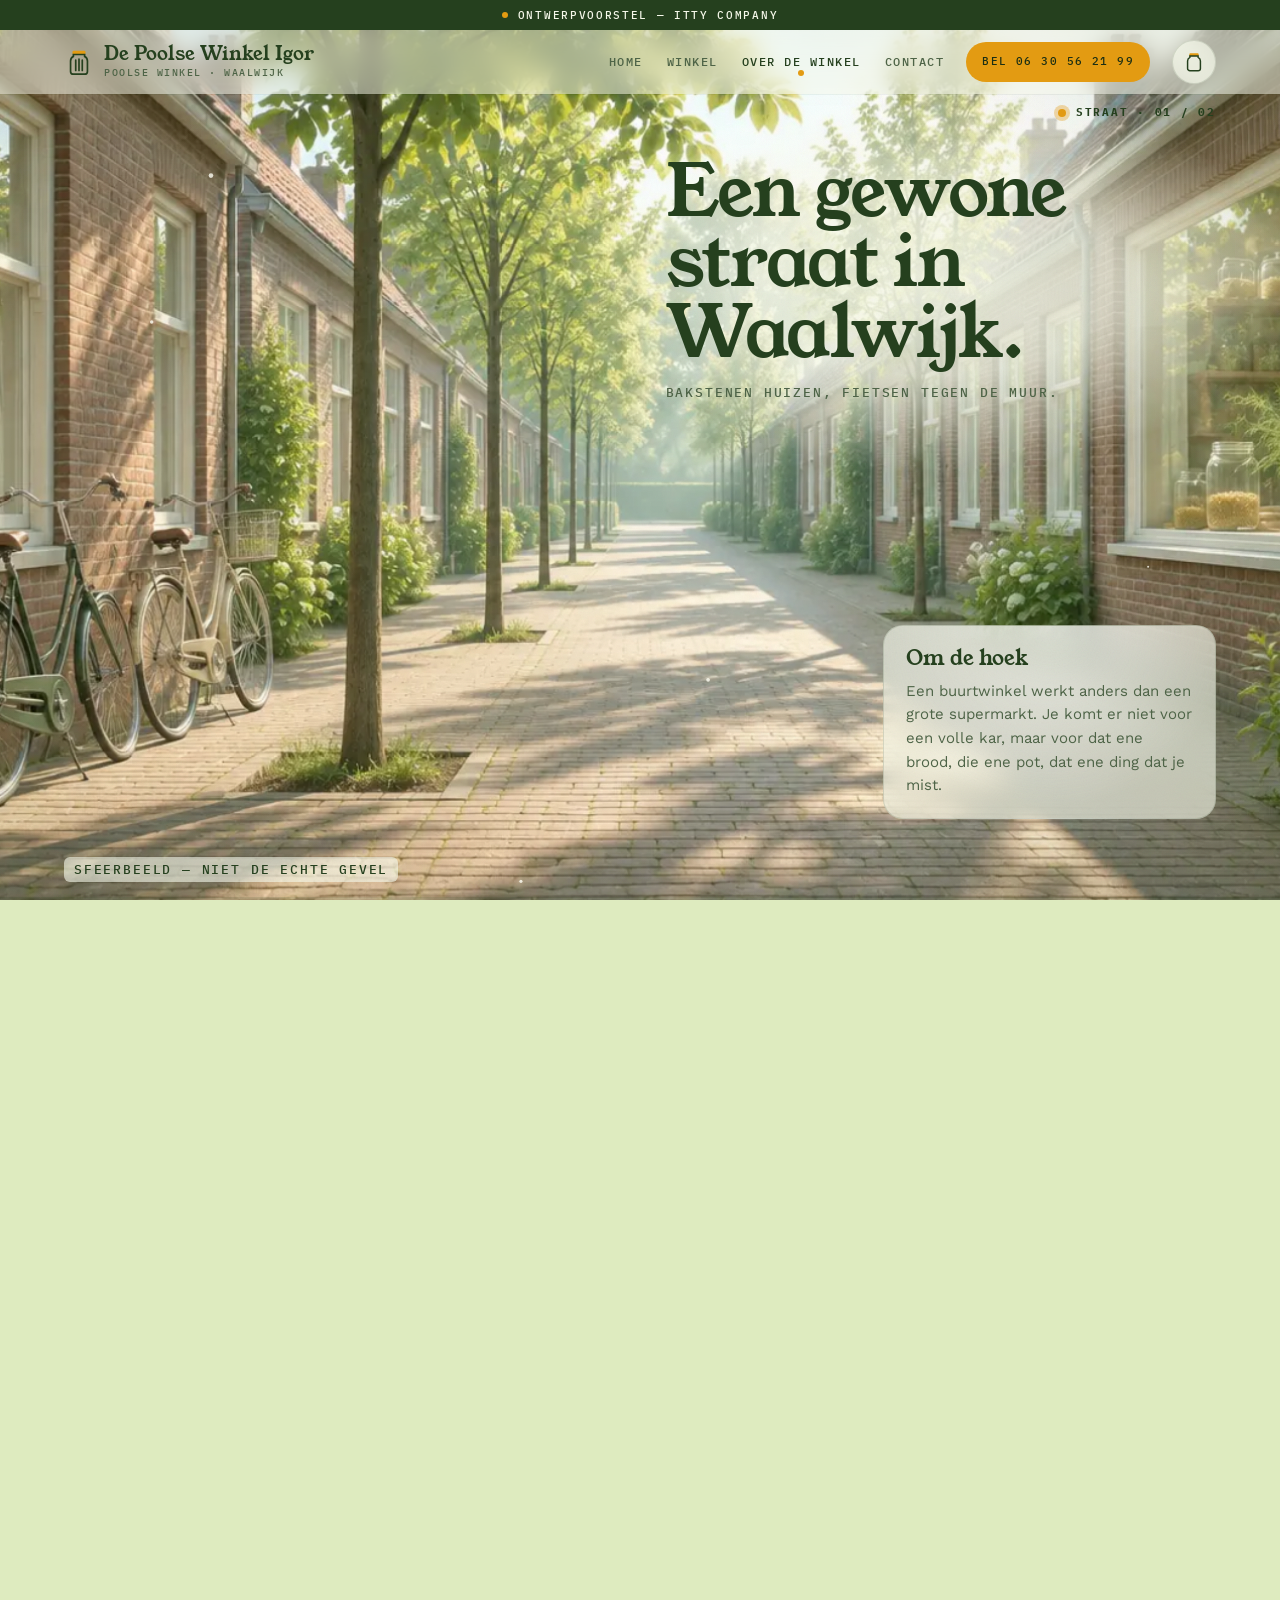
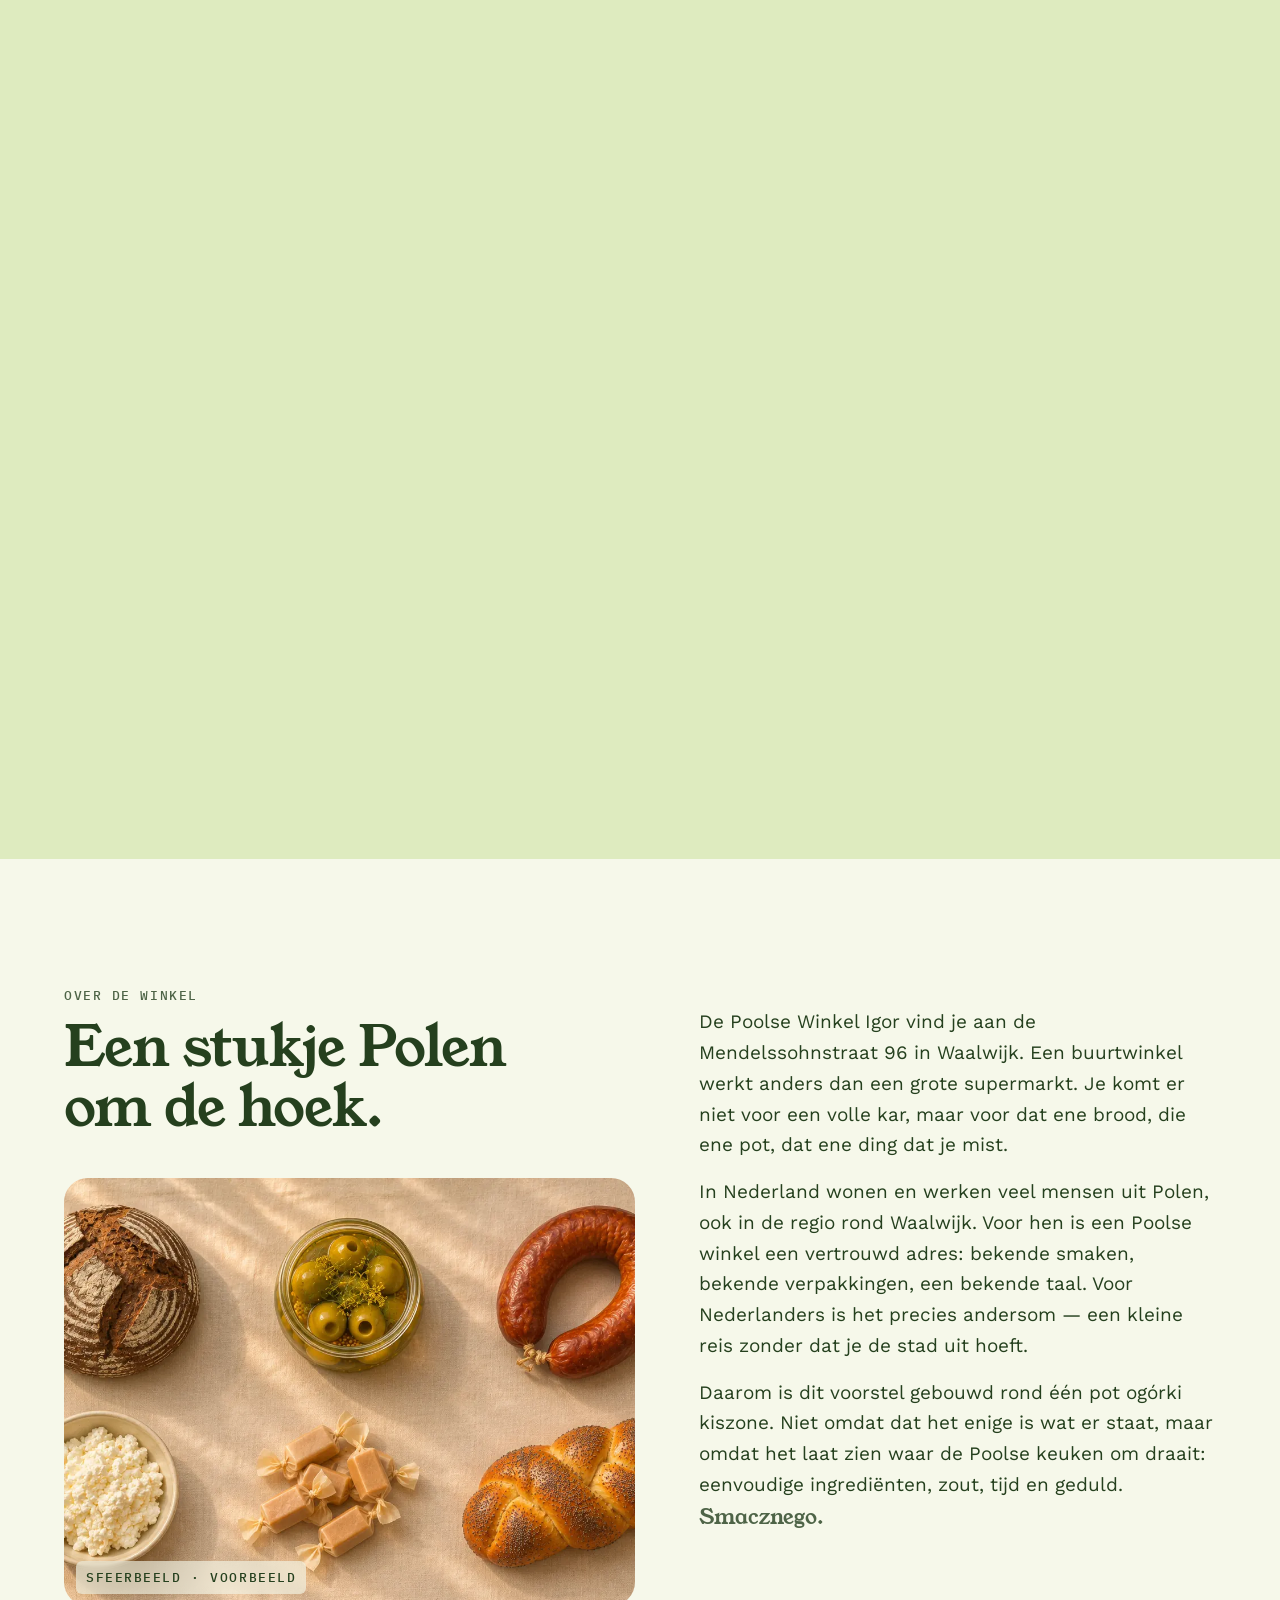
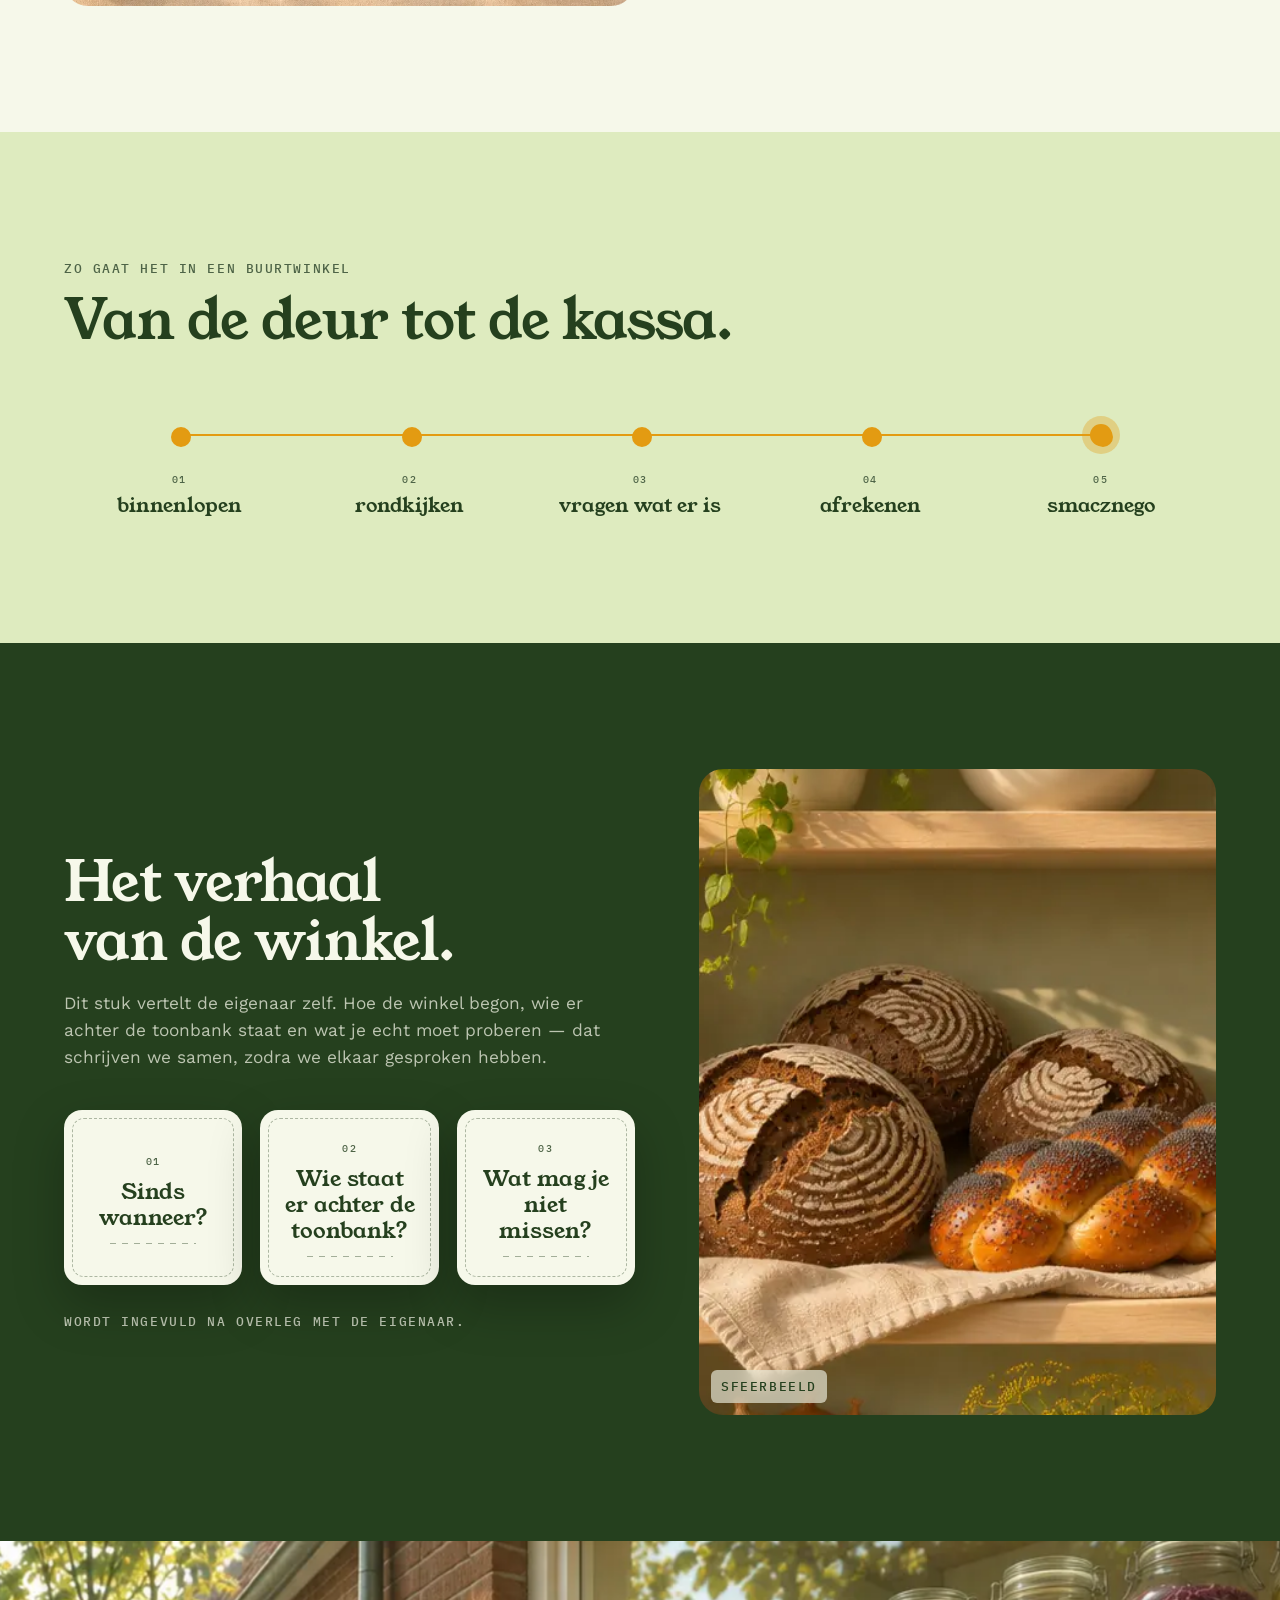
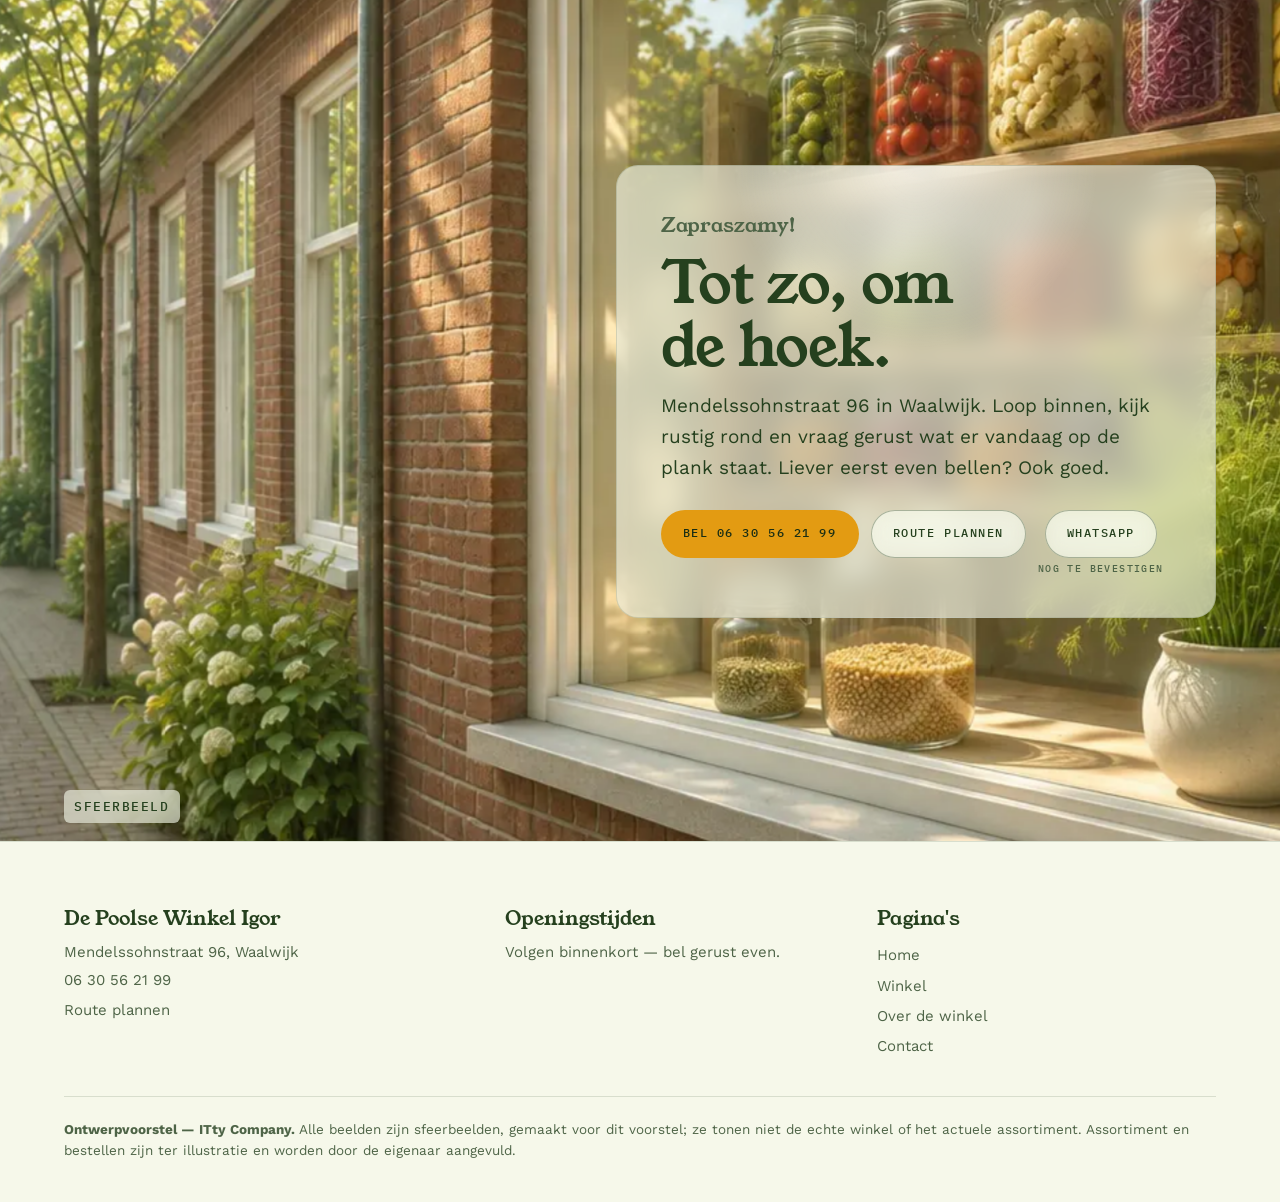
<file: build-r4/over-ons.html>
<!DOCTYPE html>
<html lang="nl">
<head>
<meta charset="utf-8">
<meta name="viewport" content="width=device-width, initial-scale=1, viewport-fit=cover">
<title>Over de winkel — De Poolse Winkel Igor, Waalwijk</title>
<meta name="description" content="Een stukje Polen om de hoek: De Poolse Winkel Igor aan de Mendelssohnstraat 96 in Waalwijk.">
<meta name="theme-color" content="#DEEBBF">
<meta property="og:title" content="Over de winkel — De Poolse Winkel Igor, Waalwijk">
<meta property="og:description" content="Een stukje Polen om de hoek: De Poolse Winkel Igor aan de Mendelssohnstraat 96 in Waalwijk.">
<meta property="og:image" content="assets/img/k11.webp">
<meta name="robots" content="noindex">
<link rel="icon" href="data:image/svg+xml,%3Csvg xmlns='http://www.w3.org/2000/svg' viewBox='0 0 32 32'%3E%3Crect width='32' height='32' rx='9' fill='%23DEEBBF'/%3E%3Crect x='10' y='5' width='12' height='4' rx='1.5' fill='%23E39B12'/%3E%3Crect x='8.5' y='10' width='15' height='18' rx='3' fill='none' stroke='%2325401E' stroke-width='2'/%3E%3C/svg%3E">
<script>(function(d){d.classList.add('js');try{if(sessionStorage.getItem('igor-deksel')&&!matchMedia('(prefers-reduced-motion: reduce)').matches)d.classList.add('deksel-in');sessionStorage.removeItem('igor-deksel')}catch(e){}setTimeout(function(){d.classList.remove('deksel-in')},1600)})(document.documentElement)</script>
<link rel="preconnect" href="https://fonts.googleapis.com">
<link rel="preconnect" href="https://fonts.gstatic.com" crossorigin>
<link href="https://fonts.googleapis.com/css2?family=IBM+Plex+Mono:wght@500&family=Work+Sans:wght@400&family=Young+Serif&display=swap" rel="stylesheet">
<link rel="stylesheet" href="assets/style.css">
</head>
<body class="p-over-ons">
<a class="skip" href="#inhoud">Naar inhoud</a>
<div class="demobar" role="note"><i></i>Ontwerpvoorstel — ITty Company</div>
<header class="hd">
  <a class="logo" href="index.html"><svg viewBox="0 0 32 32" aria-hidden="true"><rect x="9" y="4" width="14" height="4" rx="1.5" fill="#E39B12"/><path d="M10 8h12v2c2 1 3 2.5 3 5v11a3 3 0 0 1-3 3H10a3 3 0 0 1-3-3V15c0-2.5 1-4 3-5z" fill="none" stroke="#25401E" stroke-width="1.8"/><path d="M12.5 14v11M16 13v12M19.5 14v11" stroke="#25401E" stroke-width="1.8" stroke-linecap="round"/></svg><span><b>De Poolse Winkel Igor</b><small>Poolse winkel · Waalwijk</small></span></a>
  <nav class="nav" aria-label="Hoofdmenu"><a href="index.html">Home</a><a href="winkel.html">Winkel</a><a href="over-ons.html" aria-current="page">Over de winkel</a><a href="contact.html">Contact</a>
    <div class="mob"><a class="btn" href="tel:+31630562199">Bel 06 30 56 21 99</a><a class="btn ghost" href="https://www.google.com/maps/search/?api=1&query=Mendelssohnstraat+96+Waalwijk" target="_blank" rel="noopener">Route plannen</a><small>Mendelssohnstraat 96, Waalwijk</small></div>
  </nav>
  <a class="btn sm call" href="tel:+31630562199">Bel 06 30 56 21 99</a>
  <a class="cartbtn" href="winkel.html#mandje" aria-label="Je mandje bekijken"><svg viewBox="0 0 24 24" aria-hidden="true"><rect x="7" y="2.5" width="10" height="3" rx="1" fill="#E39B12"/><path d="M7.5 5.5h9V7c1.6.8 2.5 2 2.5 4v8a2.5 2.5 0 0 1-2.5 2.5h-9A2.5 2.5 0 0 1 5 19v-8c0-2 .9-3.2 2.5-4z" fill="none" stroke="#25401E" stroke-width="1.6"/></svg><span class="cart-count">0</span></a>
  <button class="burger" aria-label="Menu" aria-expanded="false"><span></span><span></span><span></span></button>
</header>
<main id="inhoud">
<section class="film" data-src="assets/film-over.mp4" data-lead="0.2" data-tail="0.45" data-hud="STRAAT" aria-label="Over de winkel">
  <div class="stage">
    <video poster="assets/img/k10.webp" muted playsinline preload="none" aria-hidden="true"></video>
    <div class="wash"></div><div class="vig"></div>
    <div class="bigword" aria-hidden="true"></div><div class="ray" aria-hidden="true"></div>
    <canvas class="fx" aria-hidden="true"></canvas>
    
    <h1 class="sr">Over de winkel</h1>
    
    <div class="fdock"><div class="ftitle"><h2></h2><p></p></div><div class="fcards"><article class="fcard glass"><b>Om de hoek</b><span class="txt">Een buurtwinkel werkt anders dan een grote supermarkt. Je komt er niet voor een volle kar, maar voor dat ene brood, die ene pot, dat ene ding dat je mist.</span><button type="button" class="more">lees verder +</button></article>
<article class="fcard glass"><b>Mendelssohnstraat 96</b><span class="txt">De Poolse Winkel Igor vind je aan de Mendelssohnstraat 96 in Waalwijk. Loop binnen, kijk rond en vraag wat er is.</span><button type="button" class="more">lees verder +</button><div class="row"><a class="btn sm" href="winkel.html">Bekijk de winkel</a></div></article>
</div></div>
    <div class="hud" aria-hidden="true"><i></i><b></b></div>
    <div class="ftag">Sfeerbeeld — niet de echte gevel</div>
    
    <div class="fbar"><i></i></div>
    <div class="grain"></div>
  </div>
  <div class="fstatic"><article><figure class="ph"><img src="assets/img/k10.webp" alt="" loading="lazy" width="1280" height="720"><figcaption class="cap">Sfeerbeeld</figcaption></figure>
      <div><h2>Een gewone straat in Waalwijk.</h2><p class="cap" style="margin-top:12px">Bakstenen huizen, fietsen tegen de muur.</p><h3 style="margin-top:22px">Om de hoek</h3><p style="margin-top:10px">Een buurtwinkel werkt anders dan een grote supermarkt. Je komt er niet voor een volle kar, maar voor dat ene brood, die ene pot, dat ene ding dat je mist.</p></div></article>
<article><figure class="ph"><img src="assets/img/k11.webp" alt="" loading="lazy" width="1280" height="720"><figcaption class="cap">Sfeerbeeld</figcaption></figure>
      <div><h2>En daar, achter het raam: potten.</h2><p class="cap" style="margin-top:12px">Sfeerbeeld — niet de echte gevel.</p><h3 style="margin-top:22px">Mendelssohnstraat 96</h3><p style="margin-top:10px">De Poolse Winkel Igor vind je aan de Mendelssohnstraat 96 in Waalwijk. Loop binnen, kijk rond en vraag wat er is.</p><div class="row"><a class="btn sm" href="winkel.html">Bekijk de winkel</a></div></div></article>
</div>
  <script type="application/json">[{"t": "Een gewone straat in Waalwijk.", "s": "Bakstenen huizen, fietsen tegen de muur.", "fx": "dust", "at": 0, "pos": "tr", "wash": "rgba(200,230,215,.35)", "ox": 55}, {"t": "En daar, achter het raam: potten.", "s": "Sfeerbeeld — niet de echte gevel.", "fx": "warm", "at": 5, "pos": "tr", "wash": "rgba(255,215,150,.35)", "ox": 62}]</script>
</section>
<section class="sec bg-paper" aria-labelledby="h-polen">
  <canvas class="dust" data-fx="dust" aria-hidden="true" style="opacity:.5"></canvas>
  <div class="wrap split" style="align-items:start">
    <div><p class="cap rv">Over de winkel</p><h2 id="h-polen" class="words" style="margin-top:12px">Een stukje Polen om de hoek.</h2>
      <figure class="ph breathe rv" style="margin-top:40px;aspect-ratio:4/3"><img src="assets/img/k13.webp" alt="" loading="lazy" width="1344" height="752"><figcaption class="cap">Sfeerbeeld · voorbeeld</figcaption></figure></div>
    <div class="prose rv">
      <p>De Poolse Winkel Igor vind je aan de Mendelssohnstraat 96 in Waalwijk. Een buurtwinkel werkt anders dan een grote supermarkt. Je komt er niet voor een volle kar, maar voor dat ene brood, die ene pot, dat ene ding dat je mist.</p>
      <p>In Nederland wonen en werken veel mensen uit Polen, ook in de regio rond Waalwijk. Voor hen is een Poolse winkel een vertrouwd adres: bekende smaken, bekende verpakkingen, een bekende taal. Voor Nederlanders is het precies andersom — een kleine reis zonder dat je de stad uit hoeft.</p>
      <p>Daarom is dit voorstel gebouwd rond één pot ogórki kiszone. Niet omdat dat het enige is wat er staat, maar omdat het laat zien waar de Poolse keuken om draait: eenvoudige ingrediënten, zout, tijd en geduld. <span class="pl" style="display:inline;font-size:1.1em">Smacznego.</span></p>
    </div>
  </div>
</section>

<section class="sec bg-light" aria-labelledby="h-pad">
  <div class="wrap">
    <p class="cap rv">Zo gaat het in een buurtwinkel</p>
    <h2 id="h-pad" class="words" style="margin-top:12px">Van de deur tot de kassa.</h2>
    <div class="path"><span class="dot" aria-hidden="true"></span><ol>
      <li><small>01</small>binnenlopen</li><li><small>02</small>rondkijken</li><li><small>03</small>vragen wat er is</li><li><small>04</small>afrekenen</li><li><small>05</small>smacznego</li>
    </ol></div>
  </div>
</section>

<section class="sec bg-dark" aria-labelledby="h-verhaal">
  <div class="wrap split">
    <div>
      <h2 id="h-verhaal" class="words">Het verhaal van de winkel.</h2>
      <p class="lead rv">Dit stuk vertelt de eigenaar zelf. Hoe de winkel begon, wie er achter de toonbank staat en wat je echt moet proberen — dat schrijven we samen, zodra we elkaar gesproken hebben.</p>
      <div class="labels">
        <div class="jarlabel rv" style="--r:-2deg;--i:0"><span>01</span><b>Sinds wanneer?</b><div class="line"></div></div>
        <div class="jarlabel rv" style="--r:1.5deg;--i:1;--d:1"><span>02</span><b>Wie staat er achter de toonbank?</b><div class="line"></div></div>
        <div class="jarlabel rv" style="--r:-1deg;--i:2;--d:2"><span>03</span><b>Wat mag je niet missen?</b><div class="line"></div></div>
      </div>
      <p class="cap rv" style="margin-top:26px">Wordt ingevuld na overleg met de eigenaar.</p>
    </div>
    <figure class="ph breathe glint rv" style="aspect-ratio:4/5"><img src="assets/img/k8-m.webp" alt="" loading="lazy" width="423" height="752"><figcaption class="cap">Sfeerbeeld</figcaption></figure>
  </div>
</section>
<section class="finale">
  <img class="bgimg" data-kb="y" src="assets/img/k11.webp" srcset="assets/img/k11-m.webp 423w, assets/img/k11.webp 1344w" sizes="100vw" alt="" loading="lazy" width="1344" height="752" style="object-position:60% 50%">
  <canvas class="dust" data-fx="warm" aria-hidden="true"></canvas>
  <div class="capbox cap">Sfeerbeeld</div>
  <div class="inner glass">
    <span class="pl rv">Zapraszamy!</span>
    <h2 class="words">Tot zo, om de hoek.</h2>
    <p class="rv">Mendelssohnstraat 96 in Waalwijk. Loop binnen, kijk rustig rond en vraag gerust wat er vandaag op de plank staat. Liever eerst even bellen? Ook goed.</p>
    <div class="row rv" style="--d:1"><a class="btn" href="tel:+31630562199">Bel 06 30 56 21 99</a><a class="btn ghost" href="https://www.google.com/maps/search/?api=1&query=Mendelssohnstraat+96+Waalwijk" target="_blank" rel="noopener">Route plannen</a><span class="wa" data-confirm="wa"><a class="btn ghost" href="https://wa.me/31630562199" target="_blank" rel="noopener">WhatsApp</a><span class="tbc">nog te bevestigen</span></span></div>
  </div>
</section>
</main>
<footer>
  <div class="wrap">
    <div><b>De Poolse Winkel Igor</b>Mendelssohnstraat 96, Waalwijk<a href="tel:+31630562199">06 30 56 21 99</a><a href="https://www.google.com/maps/search/?api=1&query=Mendelssohnstraat+96+Waalwijk" target="_blank" rel="noopener">Route plannen</a></div>
    <div><b>Openingstijden</b>Volgen binnenkort — bel gerust even.</div>
    <div><b>Pagina's</b><a href="index.html">Home</a><a href="winkel.html">Winkel</a><a href="over-ons.html">Over de winkel</a><a href="contact.html">Contact</a></div>
    <p class="demo"><strong>Ontwerpvoorstel — ITty Company.</strong> Alle beelden zijn sfeerbeelden, gemaakt voor dit voorstel; ze tonen niet de echte winkel of het actuele assortiment. Assortiment en bestellen zijn ter illustratie en worden door de eigenaar aangevuld.</p>
  </div>
</footer>
<div class="deksel" aria-hidden="true"><div class="disc"></div><div class="ring"><svg viewBox="0 0 200 200" aria-hidden="true"><circle cx="100" cy="100" r="96" fill="none" stroke="#E39B12" stroke-width="1.5"/><line x1="100" y1="6" x2="100" y2="24" stroke="#F6F8EA" stroke-opacity="0.85" stroke-width="1.4" transform="rotate(0 100 100)"/><line x1="100" y1="6" x2="100" y2="18" stroke="#F6F8EA" stroke-opacity="0.4" stroke-width="1.4" transform="rotate(5 100 100)"/><line x1="100" y1="6" x2="100" y2="18" stroke="#F6F8EA" stroke-opacity="0.4" stroke-width="1.4" transform="rotate(10 100 100)"/><line x1="100" y1="6" x2="100" y2="18" stroke="#F6F8EA" stroke-opacity="0.4" stroke-width="1.4" transform="rotate(15 100 100)"/><line x1="100" y1="6" x2="100" y2="18" stroke="#F6F8EA" stroke-opacity="0.4" stroke-width="1.4" transform="rotate(20 100 100)"/><line x1="100" y1="6" x2="100" y2="18" stroke="#F6F8EA" stroke-opacity="0.4" stroke-width="1.4" transform="rotate(25 100 100)"/><line x1="100" y1="6" x2="100" y2="24" stroke="#F6F8EA" stroke-opacity="0.85" stroke-width="1.4" transform="rotate(30 100 100)"/><line x1="100" y1="6" x2="100" y2="18" stroke="#F6F8EA" stroke-opacity="0.4" stroke-width="1.4" transform="rotate(35 100 100)"/><line x1="100" y1="6" x2="100" y2="18" stroke="#F6F8EA" stroke-opacity="0.4" stroke-width="1.4" transform="rotate(40 100 100)"/><line x1="100" y1="6" x2="100" y2="18" stroke="#F6F8EA" stroke-opacity="0.4" stroke-width="1.4" transform="rotate(45 100 100)"/><line x1="100" y1="6" x2="100" y2="18" stroke="#F6F8EA" stroke-opacity="0.4" stroke-width="1.4" transform="rotate(50 100 100)"/><line x1="100" y1="6" x2="100" y2="18" stroke="#F6F8EA" stroke-opacity="0.4" stroke-width="1.4" transform="rotate(55 100 100)"/><line x1="100" y1="6" x2="100" y2="24" stroke="#F6F8EA" stroke-opacity="0.85" stroke-width="1.4" transform="rotate(60 100 100)"/><line x1="100" y1="6" x2="100" y2="18" stroke="#F6F8EA" stroke-opacity="0.4" stroke-width="1.4" transform="rotate(65 100 100)"/><line x1="100" y1="6" x2="100" y2="18" stroke="#F6F8EA" stroke-opacity="0.4" stroke-width="1.4" transform="rotate(70 100 100)"/><line x1="100" y1="6" x2="100" y2="18" stroke="#F6F8EA" stroke-opacity="0.4" stroke-width="1.4" transform="rotate(75 100 100)"/><line x1="100" y1="6" x2="100" y2="18" stroke="#F6F8EA" stroke-opacity="0.4" stroke-width="1.4" transform="rotate(80 100 100)"/><line x1="100" y1="6" x2="100" y2="18" stroke="#F6F8EA" stroke-opacity="0.4" stroke-width="1.4" transform="rotate(85 100 100)"/><line x1="100" y1="6" x2="100" y2="24" stroke="#F6F8EA" stroke-opacity="0.85" stroke-width="1.4" transform="rotate(90 100 100)"/><line x1="100" y1="6" x2="100" y2="18" stroke="#F6F8EA" stroke-opacity="0.4" stroke-width="1.4" transform="rotate(95 100 100)"/><line x1="100" y1="6" x2="100" y2="18" stroke="#F6F8EA" stroke-opacity="0.4" stroke-width="1.4" transform="rotate(100 100 100)"/><line x1="100" y1="6" x2="100" y2="18" stroke="#F6F8EA" stroke-opacity="0.4" stroke-width="1.4" transform="rotate(105 100 100)"/><line x1="100" y1="6" x2="100" y2="18" stroke="#F6F8EA" stroke-opacity="0.4" stroke-width="1.4" transform="rotate(110 100 100)"/><line x1="100" y1="6" x2="100" y2="18" stroke="#F6F8EA" stroke-opacity="0.4" stroke-width="1.4" transform="rotate(115 100 100)"/><line x1="100" y1="6" x2="100" y2="24" stroke="#F6F8EA" stroke-opacity="0.85" stroke-width="1.4" transform="rotate(120 100 100)"/><line x1="100" y1="6" x2="100" y2="18" stroke="#F6F8EA" stroke-opacity="0.4" stroke-width="1.4" transform="rotate(125 100 100)"/><line x1="100" y1="6" x2="100" y2="18" stroke="#F6F8EA" stroke-opacity="0.4" stroke-width="1.4" transform="rotate(130 100 100)"/><line x1="100" y1="6" x2="100" y2="18" stroke="#F6F8EA" stroke-opacity="0.4" stroke-width="1.4" transform="rotate(135 100 100)"/><line x1="100" y1="6" x2="100" y2="18" stroke="#F6F8EA" stroke-opacity="0.4" stroke-width="1.4" transform="rotate(140 100 100)"/><line x1="100" y1="6" x2="100" y2="18" stroke="#F6F8EA" stroke-opacity="0.4" stroke-width="1.4" transform="rotate(145 100 100)"/><line x1="100" y1="6" x2="100" y2="24" stroke="#F6F8EA" stroke-opacity="0.85" stroke-width="1.4" transform="rotate(150 100 100)"/><line x1="100" y1="6" x2="100" y2="18" stroke="#F6F8EA" stroke-opacity="0.4" stroke-width="1.4" transform="rotate(155 100 100)"/><line x1="100" y1="6" x2="100" y2="18" stroke="#F6F8EA" stroke-opacity="0.4" stroke-width="1.4" transform="rotate(160 100 100)"/><line x1="100" y1="6" x2="100" y2="18" stroke="#F6F8EA" stroke-opacity="0.4" stroke-width="1.4" transform="rotate(165 100 100)"/><line x1="100" y1="6" x2="100" y2="18" stroke="#F6F8EA" stroke-opacity="0.4" stroke-width="1.4" transform="rotate(170 100 100)"/><line x1="100" y1="6" x2="100" y2="18" stroke="#F6F8EA" stroke-opacity="0.4" stroke-width="1.4" transform="rotate(175 100 100)"/><line x1="100" y1="6" x2="100" y2="24" stroke="#F6F8EA" stroke-opacity="0.85" stroke-width="1.4" transform="rotate(180 100 100)"/><line x1="100" y1="6" x2="100" y2="18" stroke="#F6F8EA" stroke-opacity="0.4" stroke-width="1.4" transform="rotate(185 100 100)"/><line x1="100" y1="6" x2="100" y2="18" stroke="#F6F8EA" stroke-opacity="0.4" stroke-width="1.4" transform="rotate(190 100 100)"/><line x1="100" y1="6" x2="100" y2="18" stroke="#F6F8EA" stroke-opacity="0.4" stroke-width="1.4" transform="rotate(195 100 100)"/><line x1="100" y1="6" x2="100" y2="18" stroke="#F6F8EA" stroke-opacity="0.4" stroke-width="1.4" transform="rotate(200 100 100)"/><line x1="100" y1="6" x2="100" y2="18" stroke="#F6F8EA" stroke-opacity="0.4" stroke-width="1.4" transform="rotate(205 100 100)"/><line x1="100" y1="6" x2="100" y2="24" stroke="#F6F8EA" stroke-opacity="0.85" stroke-width="1.4" transform="rotate(210 100 100)"/><line x1="100" y1="6" x2="100" y2="18" stroke="#F6F8EA" stroke-opacity="0.4" stroke-width="1.4" transform="rotate(215 100 100)"/><line x1="100" y1="6" x2="100" y2="18" stroke="#F6F8EA" stroke-opacity="0.4" stroke-width="1.4" transform="rotate(220 100 100)"/><line x1="100" y1="6" x2="100" y2="18" stroke="#F6F8EA" stroke-opacity="0.4" stroke-width="1.4" transform="rotate(225 100 100)"/><line x1="100" y1="6" x2="100" y2="18" stroke="#F6F8EA" stroke-opacity="0.4" stroke-width="1.4" transform="rotate(230 100 100)"/><line x1="100" y1="6" x2="100" y2="18" stroke="#F6F8EA" stroke-opacity="0.4" stroke-width="1.4" transform="rotate(235 100 100)"/><line x1="100" y1="6" x2="100" y2="24" stroke="#F6F8EA" stroke-opacity="0.85" stroke-width="1.4" transform="rotate(240 100 100)"/><line x1="100" y1="6" x2="100" y2="18" stroke="#F6F8EA" stroke-opacity="0.4" stroke-width="1.4" transform="rotate(245 100 100)"/><line x1="100" y1="6" x2="100" y2="18" stroke="#F6F8EA" stroke-opacity="0.4" stroke-width="1.4" transform="rotate(250 100 100)"/><line x1="100" y1="6" x2="100" y2="18" stroke="#F6F8EA" stroke-opacity="0.4" stroke-width="1.4" transform="rotate(255 100 100)"/><line x1="100" y1="6" x2="100" y2="18" stroke="#F6F8EA" stroke-opacity="0.4" stroke-width="1.4" transform="rotate(260 100 100)"/><line x1="100" y1="6" x2="100" y2="18" stroke="#F6F8EA" stroke-opacity="0.4" stroke-width="1.4" transform="rotate(265 100 100)"/><line x1="100" y1="6" x2="100" y2="24" stroke="#F6F8EA" stroke-opacity="0.85" stroke-width="1.4" transform="rotate(270 100 100)"/><line x1="100" y1="6" x2="100" y2="18" stroke="#F6F8EA" stroke-opacity="0.4" stroke-width="1.4" transform="rotate(275 100 100)"/><line x1="100" y1="6" x2="100" y2="18" stroke="#F6F8EA" stroke-opacity="0.4" stroke-width="1.4" transform="rotate(280 100 100)"/><line x1="100" y1="6" x2="100" y2="18" stroke="#F6F8EA" stroke-opacity="0.4" stroke-width="1.4" transform="rotate(285 100 100)"/><line x1="100" y1="6" x2="100" y2="18" stroke="#F6F8EA" stroke-opacity="0.4" stroke-width="1.4" transform="rotate(290 100 100)"/><line x1="100" y1="6" x2="100" y2="18" stroke="#F6F8EA" stroke-opacity="0.4" stroke-width="1.4" transform="rotate(295 100 100)"/><line x1="100" y1="6" x2="100" y2="24" stroke="#F6F8EA" stroke-opacity="0.85" stroke-width="1.4" transform="rotate(300 100 100)"/><line x1="100" y1="6" x2="100" y2="18" stroke="#F6F8EA" stroke-opacity="0.4" stroke-width="1.4" transform="rotate(305 100 100)"/><line x1="100" y1="6" x2="100" y2="18" stroke="#F6F8EA" stroke-opacity="0.4" stroke-width="1.4" transform="rotate(310 100 100)"/><line x1="100" y1="6" x2="100" y2="18" stroke="#F6F8EA" stroke-opacity="0.4" stroke-width="1.4" transform="rotate(315 100 100)"/><line x1="100" y1="6" x2="100" y2="18" stroke="#F6F8EA" stroke-opacity="0.4" stroke-width="1.4" transform="rotate(320 100 100)"/><line x1="100" y1="6" x2="100" y2="18" stroke="#F6F8EA" stroke-opacity="0.4" stroke-width="1.4" transform="rotate(325 100 100)"/><line x1="100" y1="6" x2="100" y2="24" stroke="#F6F8EA" stroke-opacity="0.85" stroke-width="1.4" transform="rotate(330 100 100)"/><line x1="100" y1="6" x2="100" y2="18" stroke="#F6F8EA" stroke-opacity="0.4" stroke-width="1.4" transform="rotate(335 100 100)"/><line x1="100" y1="6" x2="100" y2="18" stroke="#F6F8EA" stroke-opacity="0.4" stroke-width="1.4" transform="rotate(340 100 100)"/><line x1="100" y1="6" x2="100" y2="18" stroke="#F6F8EA" stroke-opacity="0.4" stroke-width="1.4" transform="rotate(345 100 100)"/><line x1="100" y1="6" x2="100" y2="18" stroke="#F6F8EA" stroke-opacity="0.4" stroke-width="1.4" transform="rotate(350 100 100)"/><line x1="100" y1="6" x2="100" y2="18" stroke="#F6F8EA" stroke-opacity="0.4" stroke-width="1.4" transform="rotate(355 100 100)"/><circle cx="100" cy="100" r="74" fill="none" stroke="#F6F8EA" stroke-opacity=".18"/></svg><span class="lbl"></span></div></div>
<div class="toast" role="status" aria-live="polite"></div>
<script src="assets/vendor/lenis.min.js"></script>
<script src="assets/site.js"></script>

</body>
</html>
</file>
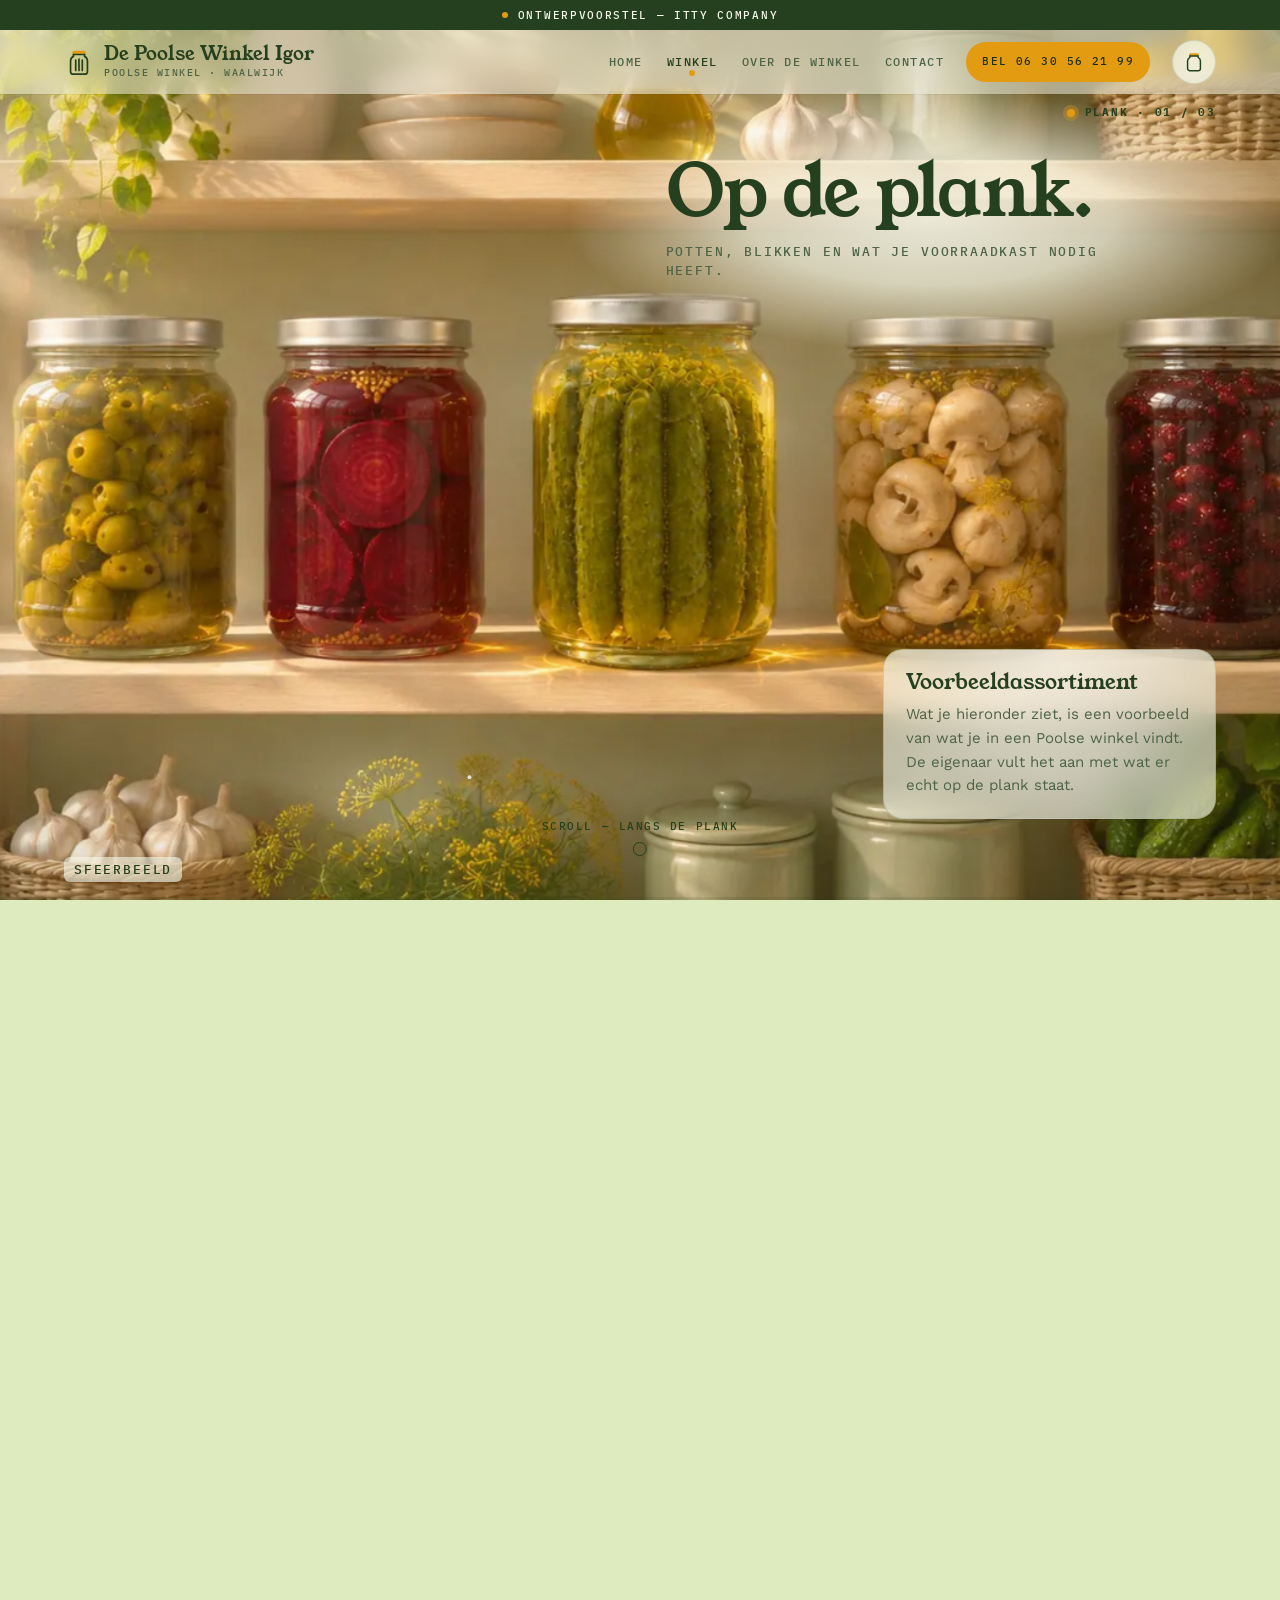
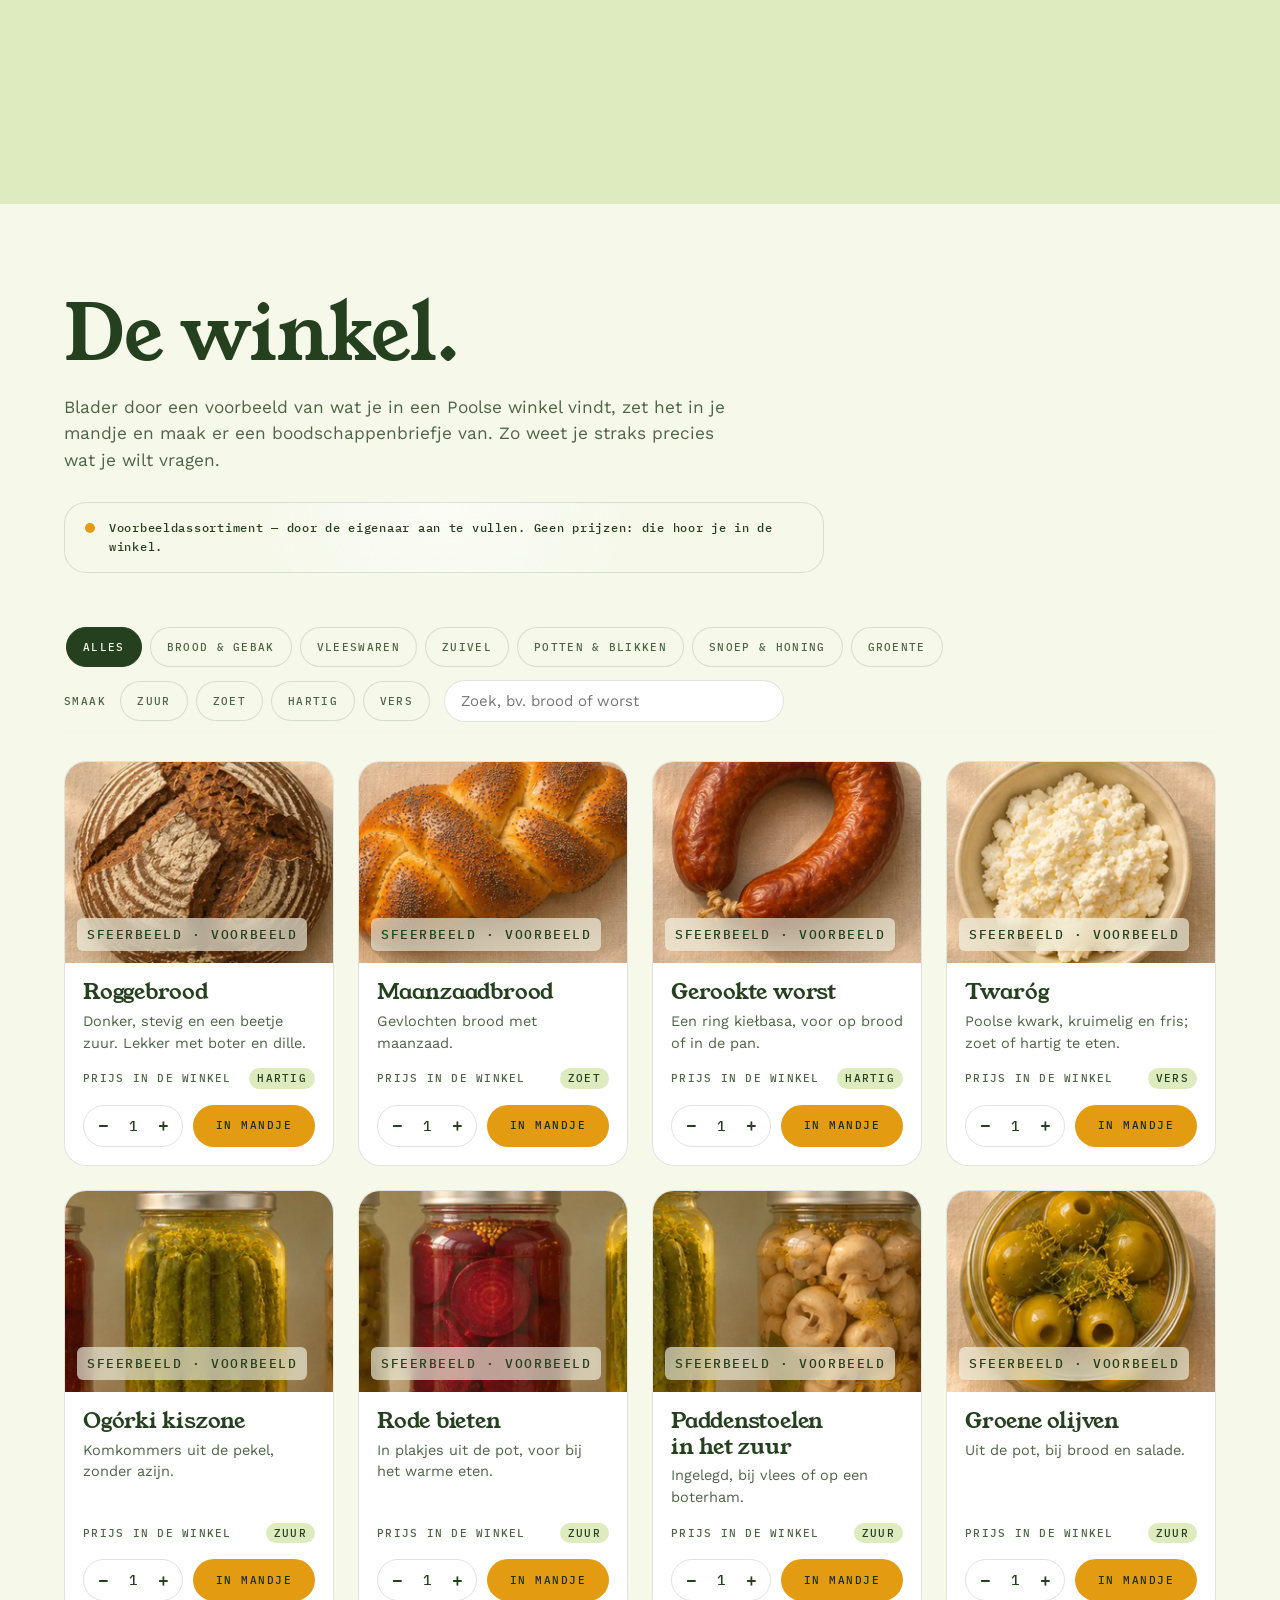
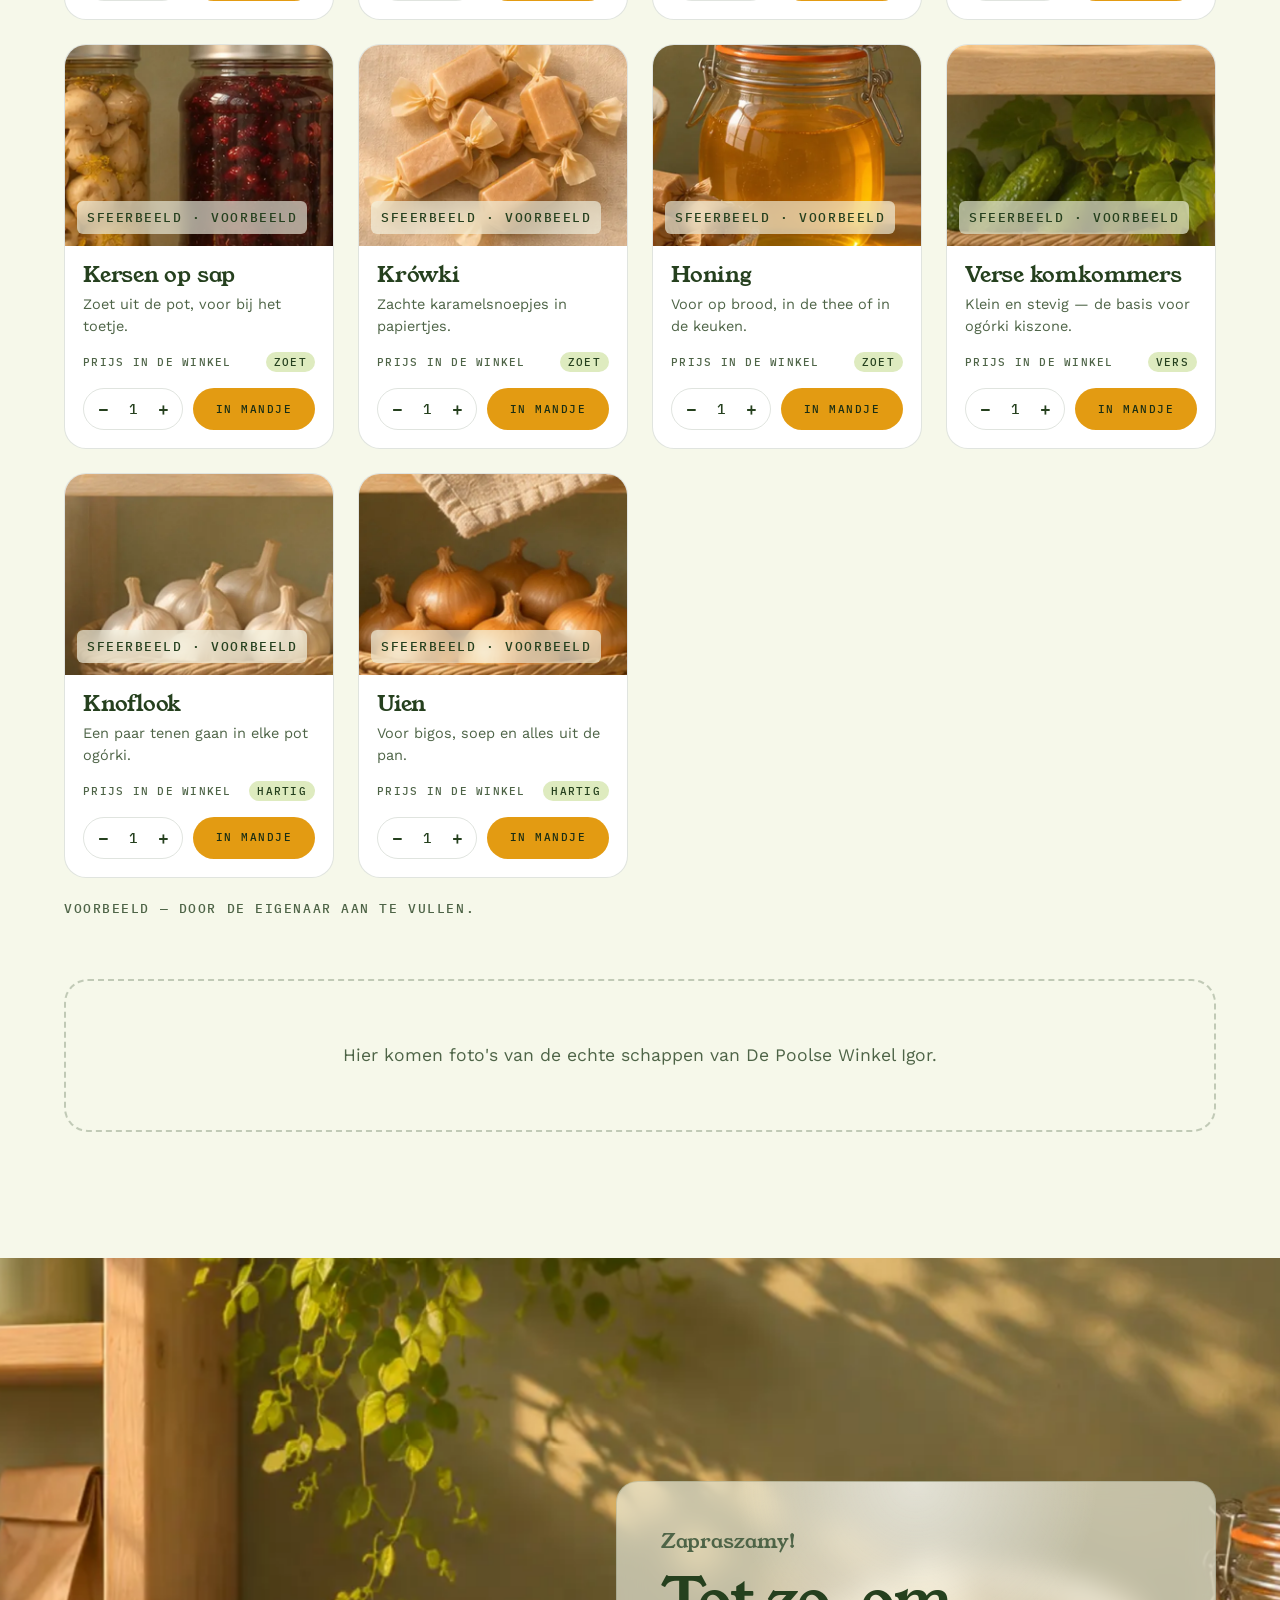
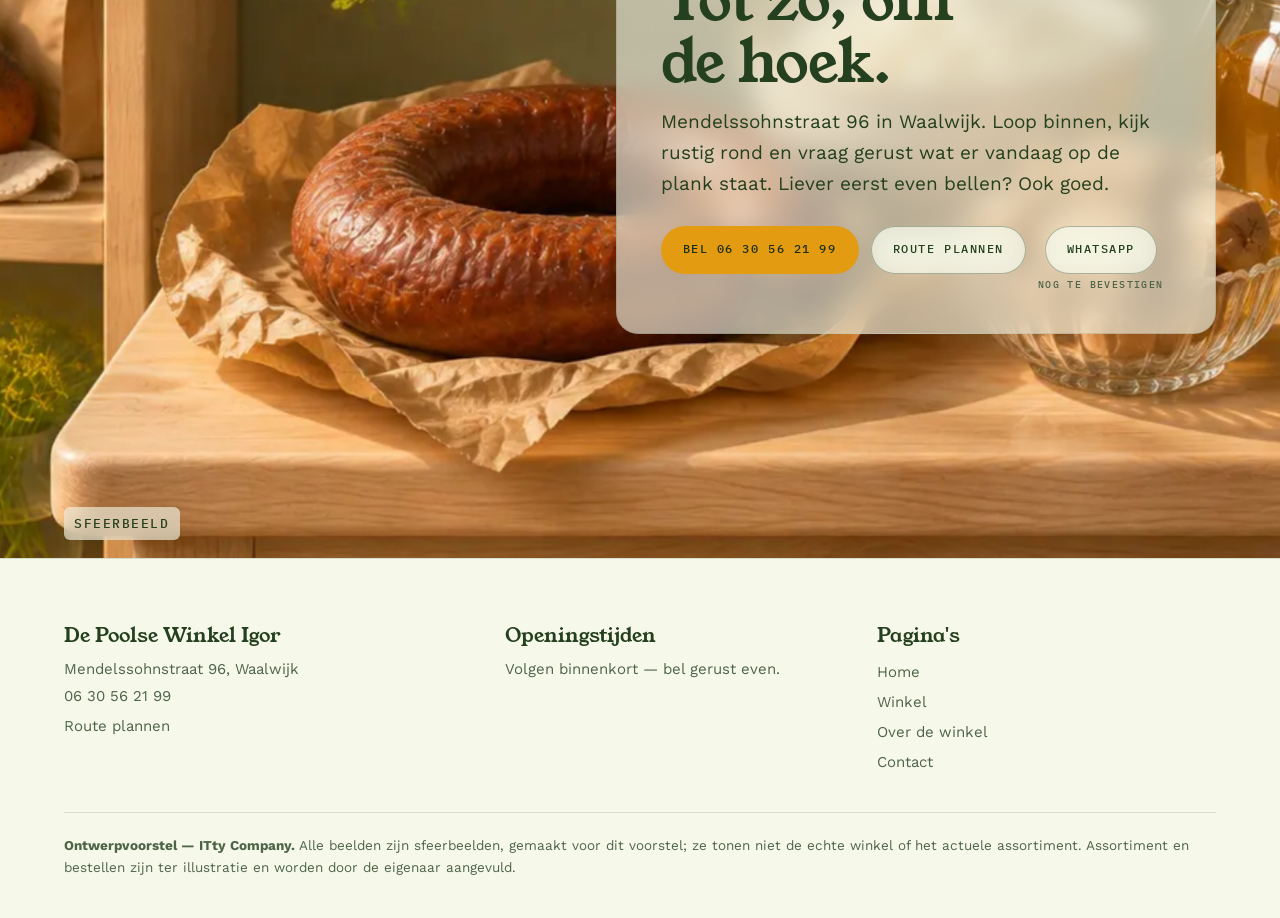
<file: build-r4/winkel.html>
<!DOCTYPE html>
<html lang="nl">
<head>
<meta charset="utf-8">
<meta name="viewport" content="width=device-width, initial-scale=1, viewport-fit=cover">
<title>De winkel — Poolse producten bij De Poolse Winkel Igor, Waalwijk</title>
<meta name="description" content="Voorbeeldassortiment van een Poolse winkel: zet het in je mandje en maak er een boodschappenbriefje van. Prijzen hoor je in de winkel.">
<meta name="theme-color" content="#DEEBBF">
<meta property="og:title" content="De winkel — Poolse producten bij De Poolse Winkel Igor, Waalwijk">
<meta property="og:description" content="Voorbeeldassortiment van een Poolse winkel: zet het in je mandje en maak er een boodschappenbriefje van. Prijzen hoor je in de winkel.">
<meta property="og:image" content="assets/img/k7.webp">
<meta name="robots" content="noindex">
<link rel="icon" href="data:image/svg+xml,%3Csvg xmlns='http://www.w3.org/2000/svg' viewBox='0 0 32 32'%3E%3Crect width='32' height='32' rx='9' fill='%23DEEBBF'/%3E%3Crect x='10' y='5' width='12' height='4' rx='1.5' fill='%23E39B12'/%3E%3Crect x='8.5' y='10' width='15' height='18' rx='3' fill='none' stroke='%2325401E' stroke-width='2'/%3E%3C/svg%3E">
<script>(function(d){d.classList.add('js');try{if(sessionStorage.getItem('igor-deksel')&&!matchMedia('(prefers-reduced-motion: reduce)').matches)d.classList.add('deksel-in');sessionStorage.removeItem('igor-deksel')}catch(e){}setTimeout(function(){d.classList.remove('deksel-in')},1600)})(document.documentElement)</script>
<link rel="preconnect" href="https://fonts.googleapis.com">
<link rel="preconnect" href="https://fonts.gstatic.com" crossorigin>
<link href="https://fonts.googleapis.com/css2?family=IBM+Plex+Mono:wght@500&family=Work+Sans:wght@400&family=Young+Serif&display=swap" rel="stylesheet">
<link rel="stylesheet" href="assets/style.css">
</head>
<body class="p-winkel">
<a class="skip" href="#inhoud">Naar inhoud</a>
<div class="demobar" role="note"><i></i>Ontwerpvoorstel — ITty Company</div>
<header class="hd">
  <a class="logo" href="index.html"><svg viewBox="0 0 32 32" aria-hidden="true"><rect x="9" y="4" width="14" height="4" rx="1.5" fill="#E39B12"/><path d="M10 8h12v2c2 1 3 2.5 3 5v11a3 3 0 0 1-3 3H10a3 3 0 0 1-3-3V15c0-2.5 1-4 3-5z" fill="none" stroke="#25401E" stroke-width="1.8"/><path d="M12.5 14v11M16 13v12M19.5 14v11" stroke="#25401E" stroke-width="1.8" stroke-linecap="round"/></svg><span><b>De Poolse Winkel Igor</b><small>Poolse winkel · Waalwijk</small></span></a>
  <nav class="nav" aria-label="Hoofdmenu"><a href="index.html">Home</a><a href="winkel.html" aria-current="page">Winkel</a><a href="over-ons.html">Over de winkel</a><a href="contact.html">Contact</a>
    <div class="mob"><a class="btn" href="tel:+31630562199">Bel 06 30 56 21 99</a><a class="btn ghost" href="https://www.google.com/maps/search/?api=1&query=Mendelssohnstraat+96+Waalwijk" target="_blank" rel="noopener">Route plannen</a><small>Mendelssohnstraat 96, Waalwijk</small></div>
  </nav>
  <a class="btn sm call" href="tel:+31630562199">Bel 06 30 56 21 99</a>
  <a class="cartbtn" href="winkel.html#mandje" aria-label="Je mandje bekijken"><svg viewBox="0 0 24 24" aria-hidden="true"><rect x="7" y="2.5" width="10" height="3" rx="1" fill="#E39B12"/><path d="M7.5 5.5h9V7c1.6.8 2.5 2 2.5 4v8a2.5 2.5 0 0 1-2.5 2.5h-9A2.5 2.5 0 0 1 5 19v-8c0-2 .9-3.2 2.5-4z" fill="none" stroke="#25401E" stroke-width="1.6"/></svg><span class="cart-count">0</span></a>
  <button class="burger" aria-label="Menu" aria-expanded="false"><span></span><span></span><span></span></button>
</header>
<main id="inhoud">
<section class="film" data-src="assets/film-winkel.mp4" data-src-m="assets/film-winkel-m.mp4" data-poster-m="assets/img/fw-0-m.webp" data-lead="0.2" data-tail="0.45" data-hud="PLANK" aria-label="De winkel.">
  <div class="stage">
    <video poster="assets/img/k7.webp" muted playsinline preload="none" aria-hidden="true"></video>
    <div class="wash"></div><div class="vig"></div>
    <div class="bigword" aria-hidden="true"></div><div class="ray" aria-hidden="true"></div>
    <canvas class="fx" aria-hidden="true"></canvas>
    
    <h1 class="sr">De winkel.</h1>
    
    <div class="fdock"><div class="ftitle"><h2></h2><p></p></div><div class="fcards"><article class="fcard glass"><b>Voorbeeldassortiment</b><span class="txt">Wat je hieronder ziet, is een voorbeeld van wat je in een Poolse winkel vindt. De eigenaar vult het aan met wat er echt op de plank staat.</span><button type="button" class="more">lees verder +</button></article>
<article class="fcard glass"><b>Geen prijzen</b><span class="txt">Prijzen staan er bewust niet bij: die hoor je in de winkel. Zet in je mandje wat je zoekt en maak er een boodschappenbriefje van.</span><button type="button" class="more">lees verder +</button></article>
<article class="fcard glass"><b>Je briefje</b><span class="txt">Kopieer je lijstje, lees het voor aan de telefoon of neem het mee. Zo weet je straks precies wat je wilt vragen.</span><button type="button" class="more">lees verder +</button><div class="row"><a class="btn sm" href="#catalogus">Naar de winkel</a></div></article>
</div></div>
    <div class="hud" aria-hidden="true"><i></i><b></b></div>
    <div class="ftag">Sfeerbeeld</div>
    <div class="fhint">scroll — langs de plank</div>
    <div class="fbar"><i></i></div>
    <div class="grain"></div>
  </div>
  <div class="fstatic"><article><figure class="ph"><img src="assets/img/k7.webp" alt="" loading="lazy" width="1280" height="720"><figcaption class="cap">Sfeerbeeld</figcaption></figure>
      <div><h2>Op de plank.</h2><p class="cap" style="margin-top:12px">Potten, blikken en wat je voorraadkast nodig heeft.</p><h3 style="margin-top:22px">Voorbeeldassortiment</h3><p style="margin-top:10px">Wat je hieronder ziet, is een voorbeeld van wat je in een Poolse winkel vindt. De eigenaar vult het aan met wat er echt op de plank staat.</p></div></article>
<article><figure class="ph"><img src="assets/img/k8.webp" alt="" loading="lazy" width="1280" height="720"><figcaption class="cap">Sfeerbeeld</figcaption></figure>
      <div><h2>Brood erbij.</h2><p class="cap" style="margin-top:12px">Rond, donker, met maanzaad.</p><h3 style="margin-top:22px">Geen prijzen</h3><p style="margin-top:10px">Prijzen staan er bewust niet bij: die hoor je in de winkel. Zet in je mandje wat je zoekt en maak er een boodschappenbriefje van.</p></div></article>
<article><figure class="ph"><img src="assets/img/k9.webp" alt="" loading="lazy" width="1280" height="720"><figcaption class="cap">Sfeerbeeld</figcaption></figure>
      <div><h2>En wat je verder zoekt.</h2><p class="cap" style="margin-top:12px">Voor de boterham, de soep en het toetje.</p><h3 style="margin-top:22px">Je briefje</h3><p style="margin-top:10px">Kopieer je lijstje, lees het voor aan de telefoon of neem het mee. Zo weet je straks precies wat je wilt vragen.</p><div class="row"><a class="btn sm" href="#catalogus">Naar de winkel</a></div></div></article>
</div>
  <script type="application/json">[{"t": "Op de plank.", "s": "Potten, blikken en wat je voorraadkast nodig heeft.", "fx": "dust", "at": 0, "pos": "tr", "wash": "rgba(255,250,215,.3)", "ox": 50}, {"t": "Brood erbij.", "s": "Rond, donker, met maanzaad.", "fx": "dust", "at": 5, "pos": "tr", "wash": "rgba(255,215,160,.35)", "ox": 55}, {"t": "En wat je verder zoekt.", "s": "Voor de boterham, de soep en het toetje.", "fx": "warm", "at": 10, "pos": "tl", "wash": "rgba(227,155,18,.4)", "ox": 55}]</script>
</section>
<section class="sec bg-paper" id="catalogus" aria-labelledby="h-winkel" style="padding-top:clamp(70px,10vh,120px)">
  <canvas class="dust" data-fx="seeds" aria-hidden="true" style="opacity:.35;height:520px"></canvas>
  <div class="wrap">
    <h2 id="h-winkel" class="words" style="font-size:clamp(2.6rem,6vw,6rem)">De winkel.</h2>
    <p class="lead rv">Blader door een voorbeeld van wat je in een Poolse winkel vindt, zet het in je mandje en maak er een boodschappenbriefje van. Zo weet je straks precies wat je wilt vragen.</p>
    <p class="honest glass rv"><span><b>Voorbeeldassortiment — door de eigenaar aan te vullen.</b> Geen prijzen: die hoor je in de winkel.</span></p>
    <div class="shopbar">
      <div class="tabs" role="group" aria-label="Categorie"><button type="button" class="tab" data-cat="alles" aria-pressed="true">Alles</button><button type="button" class="tab" data-cat="brood" aria-pressed="false">Brood &amp; gebak</button><button type="button" class="tab" data-cat="vlees" aria-pressed="false">Vleeswaren</button><button type="button" class="tab" data-cat="zuivel" aria-pressed="false">Zuivel</button><button type="button" class="tab" data-cat="potten" aria-pressed="false">Potten &amp; blikken</button><button type="button" class="tab" data-cat="snoep" aria-pressed="false">Snoep &amp; honing</button><button type="button" class="tab" data-cat="groente" aria-pressed="false">Groente</button></div>
      <div class="filters2"><span class="lbl">Smaak</span><div class="smaak" role="group" aria-label="Smaak"><button type="button" class="smk" data-smaak="zuur" aria-pressed="false">zuur</button><button type="button" class="smk" data-smaak="zoet" aria-pressed="false">zoet</button><button type="button" class="smk" data-smaak="hartig" aria-pressed="false">hartig</button><button type="button" class="smk" data-smaak="vers" aria-pressed="false">vers</button></div>
        <input class="search" type="search" placeholder="Zoek, bv. brood of worst" aria-label="Zoek in het voorbeeldassortiment"></div>
    </div>
    <div class="pgrid"><article class="pcard" data-id="roggebrood" data-cat="brood" data-catname="Brood & gebak" data-smaak="hartig">
  <figure class="ph"><img src="assets/img/p-roggebrood.webp" alt="Roggebrood — sfeerbeeld" loading="lazy" width="560" height="560"><figcaption class="cap">Sfeerbeeld · voorbeeld</figcaption></figure>
  <div class="bd"><h3>Roggebrood</h3><p>Donker, stevig en een beetje zuur. Lekker met boter en dille.</p>
    <div class="meta"><span>prijs in de winkel</span><span class="tag">hartig</span></div>
    <div class="ctl"><div class="qty"><button type="button" class="q-" aria-label="Minder Roggebrood">−</button><output aria-live="polite">1</output><button type="button" class="qp" aria-label="Meer Roggebrood">+</button></div><button type="button" class="btn add">In mandje</button></div>
  </div>
</article><article class="pcard" data-id="maanzaadbrood" data-cat="brood" data-catname="Brood & gebak" data-smaak="zoet">
  <figure class="ph"><img src="assets/img/p-maanzaad.webp" alt="Maanzaadbrood — sfeerbeeld" loading="lazy" width="560" height="560"><figcaption class="cap">Sfeerbeeld · voorbeeld</figcaption></figure>
  <div class="bd"><h3>Maanzaadbrood</h3><p>Gevlochten brood met maanzaad.</p>
    <div class="meta"><span>prijs in de winkel</span><span class="tag">zoet</span></div>
    <div class="ctl"><div class="qty"><button type="button" class="q-" aria-label="Minder Maanzaadbrood">−</button><output aria-live="polite">1</output><button type="button" class="qp" aria-label="Meer Maanzaadbrood">+</button></div><button type="button" class="btn add">In mandje</button></div>
  </div>
</article><article class="pcard" data-id="gerookte-worst" data-cat="vlees" data-catname="Vleeswaren" data-smaak="hartig">
  <figure class="ph"><img src="assets/img/p-worst.webp" alt="Gerookte worst — sfeerbeeld" loading="lazy" width="560" height="560"><figcaption class="cap">Sfeerbeeld · voorbeeld</figcaption></figure>
  <div class="bd"><h3>Gerookte worst</h3><p>Een ring kiełbasa, voor op brood of in de pan.</p>
    <div class="meta"><span>prijs in de winkel</span><span class="tag">hartig</span></div>
    <div class="ctl"><div class="qty"><button type="button" class="q-" aria-label="Minder Gerookte worst">−</button><output aria-live="polite">1</output><button type="button" class="qp" aria-label="Meer Gerookte worst">+</button></div><button type="button" class="btn add">In mandje</button></div>
  </div>
</article><article class="pcard" data-id="twarog" data-cat="zuivel" data-catname="Zuivel" data-smaak="vers">
  <figure class="ph"><img src="assets/img/p-twarog.webp" alt="Twaróg — sfeerbeeld" loading="lazy" width="560" height="560"><figcaption class="cap">Sfeerbeeld · voorbeeld</figcaption></figure>
  <div class="bd"><h3>Twaróg</h3><p>Poolse kwark, kruimelig en fris; zoet of hartig te eten.</p>
    <div class="meta"><span>prijs in de winkel</span><span class="tag">vers</span></div>
    <div class="ctl"><div class="qty"><button type="button" class="q-" aria-label="Minder Twaróg">−</button><output aria-live="polite">1</output><button type="button" class="qp" aria-label="Meer Twaróg">+</button></div><button type="button" class="btn add">In mandje</button></div>
  </div>
</article><article class="pcard" data-id="ogorki" data-cat="potten" data-catname="Potten & blikken" data-smaak="zuur">
  <figure class="ph"><img src="assets/img/p-ogorki.webp" alt="Ogórki kiszone — sfeerbeeld" loading="lazy" width="560" height="560"><figcaption class="cap">Sfeerbeeld · voorbeeld</figcaption></figure>
  <div class="bd"><h3>Ogórki kiszone</h3><p>Komkommers uit de pekel, zonder azijn.</p>
    <div class="meta"><span>prijs in de winkel</span><span class="tag">zuur</span></div>
    <div class="ctl"><div class="qty"><button type="button" class="q-" aria-label="Minder Ogórki kiszone">−</button><output aria-live="polite">1</output><button type="button" class="qp" aria-label="Meer Ogórki kiszone">+</button></div><button type="button" class="btn add">In mandje</button></div>
  </div>
</article><article class="pcard" data-id="rode-bieten" data-cat="potten" data-catname="Potten & blikken" data-smaak="zuur">
  <figure class="ph"><img src="assets/img/p-bietjes.webp" alt="Rode bieten — sfeerbeeld" loading="lazy" width="560" height="560"><figcaption class="cap">Sfeerbeeld · voorbeeld</figcaption></figure>
  <div class="bd"><h3>Rode bieten</h3><p>In plakjes uit de pot, voor bij het warme eten.</p>
    <div class="meta"><span>prijs in de winkel</span><span class="tag">zuur</span></div>
    <div class="ctl"><div class="qty"><button type="button" class="q-" aria-label="Minder Rode bieten">−</button><output aria-live="polite">1</output><button type="button" class="qp" aria-label="Meer Rode bieten">+</button></div><button type="button" class="btn add">In mandje</button></div>
  </div>
</article><article class="pcard" data-id="paddenstoelen" data-cat="potten" data-catname="Potten & blikken" data-smaak="zuur">
  <figure class="ph"><img src="assets/img/p-paddenstoelen.webp" alt="Paddenstoelen in het zuur — sfeerbeeld" loading="lazy" width="560" height="560"><figcaption class="cap">Sfeerbeeld · voorbeeld</figcaption></figure>
  <div class="bd"><h3>Paddenstoelen in het zuur</h3><p>Ingelegd, bij vlees of op een boterham.</p>
    <div class="meta"><span>prijs in de winkel</span><span class="tag">zuur</span></div>
    <div class="ctl"><div class="qty"><button type="button" class="q-" aria-label="Minder Paddenstoelen in het zuur">−</button><output aria-live="polite">1</output><button type="button" class="qp" aria-label="Meer Paddenstoelen in het zuur">+</button></div><button type="button" class="btn add">In mandje</button></div>
  </div>
</article><article class="pcard" data-id="olijven" data-cat="potten" data-catname="Potten & blikken" data-smaak="zuur">
  <figure class="ph"><img src="assets/img/p-olijven.webp" alt="Groene olijven — sfeerbeeld" loading="lazy" width="560" height="560"><figcaption class="cap">Sfeerbeeld · voorbeeld</figcaption></figure>
  <div class="bd"><h3>Groene olijven</h3><p>Uit de pot, bij brood en salade.</p>
    <div class="meta"><span>prijs in de winkel</span><span class="tag">zuur</span></div>
    <div class="ctl"><div class="qty"><button type="button" class="q-" aria-label="Minder Groene olijven">−</button><output aria-live="polite">1</output><button type="button" class="qp" aria-label="Meer Groene olijven">+</button></div><button type="button" class="btn add">In mandje</button></div>
  </div>
</article><article class="pcard" data-id="kersen" data-cat="potten" data-catname="Potten & blikken" data-smaak="zoet">
  <figure class="ph"><img src="assets/img/p-kersen.webp" alt="Kersen op sap — sfeerbeeld" loading="lazy" width="560" height="560"><figcaption class="cap">Sfeerbeeld · voorbeeld</figcaption></figure>
  <div class="bd"><h3>Kersen op sap</h3><p>Zoet uit de pot, voor bij het toetje.</p>
    <div class="meta"><span>prijs in de winkel</span><span class="tag">zoet</span></div>
    <div class="ctl"><div class="qty"><button type="button" class="q-" aria-label="Minder Kersen op sap">−</button><output aria-live="polite">1</output><button type="button" class="qp" aria-label="Meer Kersen op sap">+</button></div><button type="button" class="btn add">In mandje</button></div>
  </div>
</article><article class="pcard" data-id="krowki" data-cat="snoep" data-catname="Snoep & honing" data-smaak="zoet">
  <figure class="ph"><img src="assets/img/p-krowki.webp" alt="Krówki — sfeerbeeld" loading="lazy" width="560" height="560"><figcaption class="cap">Sfeerbeeld · voorbeeld</figcaption></figure>
  <div class="bd"><h3>Krówki</h3><p>Zachte karamelsnoepjes in papiertjes.</p>
    <div class="meta"><span>prijs in de winkel</span><span class="tag">zoet</span></div>
    <div class="ctl"><div class="qty"><button type="button" class="q-" aria-label="Minder Krówki">−</button><output aria-live="polite">1</output><button type="button" class="qp" aria-label="Meer Krówki">+</button></div><button type="button" class="btn add">In mandje</button></div>
  </div>
</article><article class="pcard" data-id="honing" data-cat="snoep" data-catname="Snoep & honing" data-smaak="zoet">
  <figure class="ph"><img src="assets/img/p-honing.webp" alt="Honing — sfeerbeeld" loading="lazy" width="560" height="560"><figcaption class="cap">Sfeerbeeld · voorbeeld</figcaption></figure>
  <div class="bd"><h3>Honing</h3><p>Voor op brood, in de thee of in de keuken.</p>
    <div class="meta"><span>prijs in de winkel</span><span class="tag">zoet</span></div>
    <div class="ctl"><div class="qty"><button type="button" class="q-" aria-label="Minder Honing">−</button><output aria-live="polite">1</output><button type="button" class="qp" aria-label="Meer Honing">+</button></div><button type="button" class="btn add">In mandje</button></div>
  </div>
</article><article class="pcard" data-id="komkommers" data-cat="groente" data-catname="Groente" data-smaak="vers">
  <figure class="ph"><img src="assets/img/p-komkommers.webp" alt="Verse komkommers — sfeerbeeld" loading="lazy" width="560" height="560"><figcaption class="cap">Sfeerbeeld · voorbeeld</figcaption></figure>
  <div class="bd"><h3>Verse komkommers</h3><p>Klein en stevig — de basis voor ogórki kiszone.</p>
    <div class="meta"><span>prijs in de winkel</span><span class="tag">vers</span></div>
    <div class="ctl"><div class="qty"><button type="button" class="q-" aria-label="Minder Verse komkommers">−</button><output aria-live="polite">1</output><button type="button" class="qp" aria-label="Meer Verse komkommers">+</button></div><button type="button" class="btn add">In mandje</button></div>
  </div>
</article><article class="pcard" data-id="knoflook" data-cat="groente" data-catname="Groente" data-smaak="hartig">
  <figure class="ph"><img src="assets/img/p-knoflook.webp" alt="Knoflook — sfeerbeeld" loading="lazy" width="560" height="560"><figcaption class="cap">Sfeerbeeld · voorbeeld</figcaption></figure>
  <div class="bd"><h3>Knoflook</h3><p>Een paar tenen gaan in elke pot ogórki.</p>
    <div class="meta"><span>prijs in de winkel</span><span class="tag">hartig</span></div>
    <div class="ctl"><div class="qty"><button type="button" class="q-" aria-label="Minder Knoflook">−</button><output aria-live="polite">1</output><button type="button" class="qp" aria-label="Meer Knoflook">+</button></div><button type="button" class="btn add">In mandje</button></div>
  </div>
</article><article class="pcard" data-id="uien" data-cat="groente" data-catname="Groente" data-smaak="hartig">
  <figure class="ph"><img src="assets/img/p-uien.webp" alt="Uien — sfeerbeeld" loading="lazy" width="560" height="560"><figcaption class="cap">Sfeerbeeld · voorbeeld</figcaption></figure>
  <div class="bd"><h3>Uien</h3><p>Voor bigos, soep en alles uit de pan.</p>
    <div class="meta"><span>prijs in de winkel</span><span class="tag">hartig</span></div>
    <div class="ctl"><div class="qty"><button type="button" class="q-" aria-label="Minder Uien">−</button><output aria-live="polite">1</output><button type="button" class="qp" aria-label="Meer Uien">+</button></div><button type="button" class="btn add">In mandje</button></div>
  </div>
</article></div>
    <div class="empty-grid" hidden><p>Niets gevonden in dit voorbeeld. <button type="button" class="btn ghost sm reset">Toon alles</button></p></div>
    <p class="cap pnote">Voorbeeld — door de eigenaar aan te vullen.</p>
    <div class="dashed rv"><p>Hier komen foto's van de echte schappen van De Poolse Winkel Igor.</p></div>
  </div>
</section>
<button type="button" class="btn dark mbtn" data-open-cart>Je mandje · <span class="cart-count">0</span></button>
<div class="scrim"></div>
<aside class="drawer" id="mandje" aria-label="Je mandje" aria-hidden="true">
  <header><h2>Je mandje</h2><button type="button" class="x" aria-label="Sluit mandje">×</button></header>
  <div class="body">
    <p id="cartEmpty" class="lead" style="margin-top:0">Nog niets in je mandje. Kijk rustig rond.</p>
    <ul class="clist" id="cartList"></ul>
    <form id="checkout" novalidate>
      <div class="tot" id="totLine"></div>
      <div class="seg" role="radiogroup" aria-label="Afhalen of bezorgen">
        <label><input type="radio" name="mode" value="afhalen" checked><span>Afhalen in de winkel<small>Mendelssohnstraat 96, Waalwijk</small></span></label>
        <label class="off"><input type="radio" name="mode" value="bezorgen" disabled><span>Bezorgen<small>alleen als de winkel dit aanbiedt (nog te bevestigen)</small></span></label>
      </div>
      <label class="fld">Naam<input name="naam" autocomplete="name" required></label>
      <label class="fld">Telefoonnummer<input name="telefoon" type="tel" autocomplete="tel" inputmode="tel" required></label>
      <label class="fld">Wanneer wil je langskomen?<input name="wanneer" placeholder="bv. zaterdagochtend"></label>
      <label class="fld">Opmerking<textarea name="opmerking" rows="2"></textarea></label>
      <div class="dbtns">
        <button class="btn pay" type="submit">Betalen met iDEAL — demo</button>
        <p class="paynote">In een echte webwinkel kan betalen pas als de eigenaar de prijzen online zet.</p>
        <button class="btn ghost" type="button" id="mkBrief">Boodschappenbriefje</button>
      </div>
      <div class="brief" id="brief" hidden>
        <h3>Je briefje</h3>
        <pre></pre>
        <div class="row"><button type="button" class="btn sm" id="copyBrief">Kopieer</button><a class="btn ghost sm" href="tel:+31630562199">Bel de winkel</a><span class="wa" data-confirm="wa"><a class="btn ghost sm" id="waLink" href="https://wa.me/31630562199" target="_blank" rel="noopener">Stuur via WhatsApp</a><span class="tbc">nog te bevestigen</span></span></div>
      </div>
    </form>
  </div>
</aside>
<div class="modal" role="dialog" aria-modal="true" aria-labelledby="h-modal" aria-hidden="true">
  <div class="box"><p class="cap">iDEAL — demo</p><h2 id="h-modal">Dit is een ontwerpvoorstel.</h2>
    <p>Er wordt niets betaald en niets verstuurd. Zodra de winkel online bestellen wil, zetten we dit echt aan.</p>
    <div class="row"><button type="button" class="btn close">Begrepen</button><a class="btn ghost" href="tel:+31630562199">Bel 06 30 56 21 99</a></div></div>
</div>
<section class="finale">
  <img class="bgimg" data-kb="y" src="assets/img/k9.webp" srcset="assets/img/k9-m.webp 423w, assets/img/k9.webp 1344w" sizes="100vw" alt="" loading="lazy" width="1344" height="752" style="object-position:40% 50%">
  <canvas class="dust" data-fx="warm" aria-hidden="true"></canvas>
  <div class="capbox cap">Sfeerbeeld</div>
  <div class="inner glass">
    <span class="pl rv">Zapraszamy!</span>
    <h2 class="words">Tot zo, om de hoek.</h2>
    <p class="rv">Mendelssohnstraat 96 in Waalwijk. Loop binnen, kijk rustig rond en vraag gerust wat er vandaag op de plank staat. Liever eerst even bellen? Ook goed.</p>
    <div class="row rv" style="--d:1"><a class="btn" href="tel:+31630562199">Bel 06 30 56 21 99</a><a class="btn ghost" href="https://www.google.com/maps/search/?api=1&query=Mendelssohnstraat+96+Waalwijk" target="_blank" rel="noopener">Route plannen</a><span class="wa" data-confirm="wa"><a class="btn ghost" href="https://wa.me/31630562199" target="_blank" rel="noopener">WhatsApp</a><span class="tbc">nog te bevestigen</span></span></div>
  </div>
</section>
</main>
<footer>
  <div class="wrap">
    <div><b>De Poolse Winkel Igor</b>Mendelssohnstraat 96, Waalwijk<a href="tel:+31630562199">06 30 56 21 99</a><a href="https://www.google.com/maps/search/?api=1&query=Mendelssohnstraat+96+Waalwijk" target="_blank" rel="noopener">Route plannen</a></div>
    <div><b>Openingstijden</b>Volgen binnenkort — bel gerust even.</div>
    <div><b>Pagina's</b><a href="index.html">Home</a><a href="winkel.html">Winkel</a><a href="over-ons.html">Over de winkel</a><a href="contact.html">Contact</a></div>
    <p class="demo"><strong>Ontwerpvoorstel — ITty Company.</strong> Alle beelden zijn sfeerbeelden, gemaakt voor dit voorstel; ze tonen niet de echte winkel of het actuele assortiment. Assortiment en bestellen zijn ter illustratie en worden door de eigenaar aangevuld.</p>
  </div>
</footer>
<div class="deksel" aria-hidden="true"><div class="disc"></div><div class="ring"><svg viewBox="0 0 200 200" aria-hidden="true"><circle cx="100" cy="100" r="96" fill="none" stroke="#E39B12" stroke-width="1.5"/><line x1="100" y1="6" x2="100" y2="24" stroke="#F6F8EA" stroke-opacity="0.85" stroke-width="1.4" transform="rotate(0 100 100)"/><line x1="100" y1="6" x2="100" y2="18" stroke="#F6F8EA" stroke-opacity="0.4" stroke-width="1.4" transform="rotate(5 100 100)"/><line x1="100" y1="6" x2="100" y2="18" stroke="#F6F8EA" stroke-opacity="0.4" stroke-width="1.4" transform="rotate(10 100 100)"/><line x1="100" y1="6" x2="100" y2="18" stroke="#F6F8EA" stroke-opacity="0.4" stroke-width="1.4" transform="rotate(15 100 100)"/><line x1="100" y1="6" x2="100" y2="18" stroke="#F6F8EA" stroke-opacity="0.4" stroke-width="1.4" transform="rotate(20 100 100)"/><line x1="100" y1="6" x2="100" y2="18" stroke="#F6F8EA" stroke-opacity="0.4" stroke-width="1.4" transform="rotate(25 100 100)"/><line x1="100" y1="6" x2="100" y2="24" stroke="#F6F8EA" stroke-opacity="0.85" stroke-width="1.4" transform="rotate(30 100 100)"/><line x1="100" y1="6" x2="100" y2="18" stroke="#F6F8EA" stroke-opacity="0.4" stroke-width="1.4" transform="rotate(35 100 100)"/><line x1="100" y1="6" x2="100" y2="18" stroke="#F6F8EA" stroke-opacity="0.4" stroke-width="1.4" transform="rotate(40 100 100)"/><line x1="100" y1="6" x2="100" y2="18" stroke="#F6F8EA" stroke-opacity="0.4" stroke-width="1.4" transform="rotate(45 100 100)"/><line x1="100" y1="6" x2="100" y2="18" stroke="#F6F8EA" stroke-opacity="0.4" stroke-width="1.4" transform="rotate(50 100 100)"/><line x1="100" y1="6" x2="100" y2="18" stroke="#F6F8EA" stroke-opacity="0.4" stroke-width="1.4" transform="rotate(55 100 100)"/><line x1="100" y1="6" x2="100" y2="24" stroke="#F6F8EA" stroke-opacity="0.85" stroke-width="1.4" transform="rotate(60 100 100)"/><line x1="100" y1="6" x2="100" y2="18" stroke="#F6F8EA" stroke-opacity="0.4" stroke-width="1.4" transform="rotate(65 100 100)"/><line x1="100" y1="6" x2="100" y2="18" stroke="#F6F8EA" stroke-opacity="0.4" stroke-width="1.4" transform="rotate(70 100 100)"/><line x1="100" y1="6" x2="100" y2="18" stroke="#F6F8EA" stroke-opacity="0.4" stroke-width="1.4" transform="rotate(75 100 100)"/><line x1="100" y1="6" x2="100" y2="18" stroke="#F6F8EA" stroke-opacity="0.4" stroke-width="1.4" transform="rotate(80 100 100)"/><line x1="100" y1="6" x2="100" y2="18" stroke="#F6F8EA" stroke-opacity="0.4" stroke-width="1.4" transform="rotate(85 100 100)"/><line x1="100" y1="6" x2="100" y2="24" stroke="#F6F8EA" stroke-opacity="0.85" stroke-width="1.4" transform="rotate(90 100 100)"/><line x1="100" y1="6" x2="100" y2="18" stroke="#F6F8EA" stroke-opacity="0.4" stroke-width="1.4" transform="rotate(95 100 100)"/><line x1="100" y1="6" x2="100" y2="18" stroke="#F6F8EA" stroke-opacity="0.4" stroke-width="1.4" transform="rotate(100 100 100)"/><line x1="100" y1="6" x2="100" y2="18" stroke="#F6F8EA" stroke-opacity="0.4" stroke-width="1.4" transform="rotate(105 100 100)"/><line x1="100" y1="6" x2="100" y2="18" stroke="#F6F8EA" stroke-opacity="0.4" stroke-width="1.4" transform="rotate(110 100 100)"/><line x1="100" y1="6" x2="100" y2="18" stroke="#F6F8EA" stroke-opacity="0.4" stroke-width="1.4" transform="rotate(115 100 100)"/><line x1="100" y1="6" x2="100" y2="24" stroke="#F6F8EA" stroke-opacity="0.85" stroke-width="1.4" transform="rotate(120 100 100)"/><line x1="100" y1="6" x2="100" y2="18" stroke="#F6F8EA" stroke-opacity="0.4" stroke-width="1.4" transform="rotate(125 100 100)"/><line x1="100" y1="6" x2="100" y2="18" stroke="#F6F8EA" stroke-opacity="0.4" stroke-width="1.4" transform="rotate(130 100 100)"/><line x1="100" y1="6" x2="100" y2="18" stroke="#F6F8EA" stroke-opacity="0.4" stroke-width="1.4" transform="rotate(135 100 100)"/><line x1="100" y1="6" x2="100" y2="18" stroke="#F6F8EA" stroke-opacity="0.4" stroke-width="1.4" transform="rotate(140 100 100)"/><line x1="100" y1="6" x2="100" y2="18" stroke="#F6F8EA" stroke-opacity="0.4" stroke-width="1.4" transform="rotate(145 100 100)"/><line x1="100" y1="6" x2="100" y2="24" stroke="#F6F8EA" stroke-opacity="0.85" stroke-width="1.4" transform="rotate(150 100 100)"/><line x1="100" y1="6" x2="100" y2="18" stroke="#F6F8EA" stroke-opacity="0.4" stroke-width="1.4" transform="rotate(155 100 100)"/><line x1="100" y1="6" x2="100" y2="18" stroke="#F6F8EA" stroke-opacity="0.4" stroke-width="1.4" transform="rotate(160 100 100)"/><line x1="100" y1="6" x2="100" y2="18" stroke="#F6F8EA" stroke-opacity="0.4" stroke-width="1.4" transform="rotate(165 100 100)"/><line x1="100" y1="6" x2="100" y2="18" stroke="#F6F8EA" stroke-opacity="0.4" stroke-width="1.4" transform="rotate(170 100 100)"/><line x1="100" y1="6" x2="100" y2="18" stroke="#F6F8EA" stroke-opacity="0.4" stroke-width="1.4" transform="rotate(175 100 100)"/><line x1="100" y1="6" x2="100" y2="24" stroke="#F6F8EA" stroke-opacity="0.85" stroke-width="1.4" transform="rotate(180 100 100)"/><line x1="100" y1="6" x2="100" y2="18" stroke="#F6F8EA" stroke-opacity="0.4" stroke-width="1.4" transform="rotate(185 100 100)"/><line x1="100" y1="6" x2="100" y2="18" stroke="#F6F8EA" stroke-opacity="0.4" stroke-width="1.4" transform="rotate(190 100 100)"/><line x1="100" y1="6" x2="100" y2="18" stroke="#F6F8EA" stroke-opacity="0.4" stroke-width="1.4" transform="rotate(195 100 100)"/><line x1="100" y1="6" x2="100" y2="18" stroke="#F6F8EA" stroke-opacity="0.4" stroke-width="1.4" transform="rotate(200 100 100)"/><line x1="100" y1="6" x2="100" y2="18" stroke="#F6F8EA" stroke-opacity="0.4" stroke-width="1.4" transform="rotate(205 100 100)"/><line x1="100" y1="6" x2="100" y2="24" stroke="#F6F8EA" stroke-opacity="0.85" stroke-width="1.4" transform="rotate(210 100 100)"/><line x1="100" y1="6" x2="100" y2="18" stroke="#F6F8EA" stroke-opacity="0.4" stroke-width="1.4" transform="rotate(215 100 100)"/><line x1="100" y1="6" x2="100" y2="18" stroke="#F6F8EA" stroke-opacity="0.4" stroke-width="1.4" transform="rotate(220 100 100)"/><line x1="100" y1="6" x2="100" y2="18" stroke="#F6F8EA" stroke-opacity="0.4" stroke-width="1.4" transform="rotate(225 100 100)"/><line x1="100" y1="6" x2="100" y2="18" stroke="#F6F8EA" stroke-opacity="0.4" stroke-width="1.4" transform="rotate(230 100 100)"/><line x1="100" y1="6" x2="100" y2="18" stroke="#F6F8EA" stroke-opacity="0.4" stroke-width="1.4" transform="rotate(235 100 100)"/><line x1="100" y1="6" x2="100" y2="24" stroke="#F6F8EA" stroke-opacity="0.85" stroke-width="1.4" transform="rotate(240 100 100)"/><line x1="100" y1="6" x2="100" y2="18" stroke="#F6F8EA" stroke-opacity="0.4" stroke-width="1.4" transform="rotate(245 100 100)"/><line x1="100" y1="6" x2="100" y2="18" stroke="#F6F8EA" stroke-opacity="0.4" stroke-width="1.4" transform="rotate(250 100 100)"/><line x1="100" y1="6" x2="100" y2="18" stroke="#F6F8EA" stroke-opacity="0.4" stroke-width="1.4" transform="rotate(255 100 100)"/><line x1="100" y1="6" x2="100" y2="18" stroke="#F6F8EA" stroke-opacity="0.4" stroke-width="1.4" transform="rotate(260 100 100)"/><line x1="100" y1="6" x2="100" y2="18" stroke="#F6F8EA" stroke-opacity="0.4" stroke-width="1.4" transform="rotate(265 100 100)"/><line x1="100" y1="6" x2="100" y2="24" stroke="#F6F8EA" stroke-opacity="0.85" stroke-width="1.4" transform="rotate(270 100 100)"/><line x1="100" y1="6" x2="100" y2="18" stroke="#F6F8EA" stroke-opacity="0.4" stroke-width="1.4" transform="rotate(275 100 100)"/><line x1="100" y1="6" x2="100" y2="18" stroke="#F6F8EA" stroke-opacity="0.4" stroke-width="1.4" transform="rotate(280 100 100)"/><line x1="100" y1="6" x2="100" y2="18" stroke="#F6F8EA" stroke-opacity="0.4" stroke-width="1.4" transform="rotate(285 100 100)"/><line x1="100" y1="6" x2="100" y2="18" stroke="#F6F8EA" stroke-opacity="0.4" stroke-width="1.4" transform="rotate(290 100 100)"/><line x1="100" y1="6" x2="100" y2="18" stroke="#F6F8EA" stroke-opacity="0.4" stroke-width="1.4" transform="rotate(295 100 100)"/><line x1="100" y1="6" x2="100" y2="24" stroke="#F6F8EA" stroke-opacity="0.85" stroke-width="1.4" transform="rotate(300 100 100)"/><line x1="100" y1="6" x2="100" y2="18" stroke="#F6F8EA" stroke-opacity="0.4" stroke-width="1.4" transform="rotate(305 100 100)"/><line x1="100" y1="6" x2="100" y2="18" stroke="#F6F8EA" stroke-opacity="0.4" stroke-width="1.4" transform="rotate(310 100 100)"/><line x1="100" y1="6" x2="100" y2="18" stroke="#F6F8EA" stroke-opacity="0.4" stroke-width="1.4" transform="rotate(315 100 100)"/><line x1="100" y1="6" x2="100" y2="18" stroke="#F6F8EA" stroke-opacity="0.4" stroke-width="1.4" transform="rotate(320 100 100)"/><line x1="100" y1="6" x2="100" y2="18" stroke="#F6F8EA" stroke-opacity="0.4" stroke-width="1.4" transform="rotate(325 100 100)"/><line x1="100" y1="6" x2="100" y2="24" stroke="#F6F8EA" stroke-opacity="0.85" stroke-width="1.4" transform="rotate(330 100 100)"/><line x1="100" y1="6" x2="100" y2="18" stroke="#F6F8EA" stroke-opacity="0.4" stroke-width="1.4" transform="rotate(335 100 100)"/><line x1="100" y1="6" x2="100" y2="18" stroke="#F6F8EA" stroke-opacity="0.4" stroke-width="1.4" transform="rotate(340 100 100)"/><line x1="100" y1="6" x2="100" y2="18" stroke="#F6F8EA" stroke-opacity="0.4" stroke-width="1.4" transform="rotate(345 100 100)"/><line x1="100" y1="6" x2="100" y2="18" stroke="#F6F8EA" stroke-opacity="0.4" stroke-width="1.4" transform="rotate(350 100 100)"/><line x1="100" y1="6" x2="100" y2="18" stroke="#F6F8EA" stroke-opacity="0.4" stroke-width="1.4" transform="rotate(355 100 100)"/><circle cx="100" cy="100" r="74" fill="none" stroke="#F6F8EA" stroke-opacity=".18"/></svg><span class="lbl"></span></div></div>
<div class="toast" role="status" aria-live="polite"></div>
<script src="assets/vendor/lenis.min.js"></script>
<script src="assets/site.js"></script>
<script src="assets/shop.js"></script>
</body>
</html>
</file>
<file: assets/style.css>
/* De Poolse Winkel Igor — «Ogórek w słońcu». Light world: pekel-green base, dill text, mustard accent only as fill. */
:root{
  --light:#DEEBBF;--paper:#F6F8EA;--dark:#25401E;--muted:#4E6447;--accent:#E39B12;--accent-ink:#1A2E14;
  --accent-glow:rgba(227,155,18,.35);--glass:rgba(246,248,234,.62);--glass-b:rgba(37,64,30,.14);
  --line:rgba(37,64,30,.14);
  --f-display:'Young Serif',Georgia,serif;--f-body:'Work Sans',system-ui,sans-serif;--f-mono:'IBM Plex Mono',ui-monospace,monospace;
  --pad:clamp(16px,5vw,72px);--ease:cubic-bezier(.2,.7,.2,1)
}
*{box-sizing:border-box;margin:0;padding:0}
[hidden]{display:none!important}
html{background:var(--light);scroll-behavior:auto;-webkit-text-size-adjust:100%}
body{background:var(--light);color:var(--dark);font:400 clamp(17px,.9vw + 12.5px,19px)/1.62 var(--f-body);overflow-x:hidden;-webkit-font-smoothing:antialiased}
img,video,canvas,svg{display:block;max-width:100%}
a{color:inherit}
button{font:inherit;color:inherit}
:focus-visible{outline:2px solid var(--accent);outline-offset:3px;border-radius:6px}
.sr{position:absolute!important;width:1px;height:1px;overflow:hidden;clip-path:inset(50%);white-space:nowrap}
.skip{position:fixed;left:12px;top:-60px;z-index:120;background:var(--dark);color:var(--paper);padding:10px 16px;border-radius:10px;font:500 .8rem var(--f-mono)}
.skip:focus{top:12px}
h1,h2,h3{font-family:var(--f-display);font-weight:400;text-transform:none}
.pl{font-family:var(--f-display);font-style:normal}
.mono,.cap,.chip,.btn,.eyebrow{font-family:var(--f-mono);font-weight:500;text-transform:uppercase;letter-spacing:.12em}

/* ---------- grain + demo pill ---------- */
.grain{position:fixed;inset:-50%;z-index:44;pointer-events:none;opacity:.055;mix-blend-mode:multiply;
  background-image:url("data:image/svg+xml,%3Csvg xmlns='http://www.w3.org/2000/svg' width='180' height='180'%3E%3Cfilter id='n'%3E%3CfeTurbulence type='fractalNoise' baseFrequency='.9' numOctaves='2' stitchTiles='stitch'/%3E%3CfeColorMatrix values='0 0 0 0 .14 0 0 0 0 .25 0 0 0 0 .12 0 0 0 1.4 -.2'/%3E%3C/filter%3E%3Crect width='180' height='180' filter='url(%23n)'/%3E%3C/svg%3E");
  animation:grain .9s steps(4) infinite}
@keyframes grain{0%{transform:translate(0,0)}25%{transform:translate(-4%,3%)}50%{transform:translate(3%,-2%)}75%{transform:translate(-2%,-4%)}}
.demo-pill{position:fixed;left:14px;bottom:14px;z-index:46;font:500 .68rem/1 var(--f-mono);letter-spacing:.1em;text-transform:uppercase;padding:8px 12px;border-radius:999px;
  background:var(--glass);border:1px solid var(--glass-b);color:var(--muted);backdrop-filter:blur(12px);-webkit-backdrop-filter:blur(12px)}

/* ---------- header ---------- */
.hd{position:fixed;inset:0 0 auto;z-index:50;display:flex;align-items:center;gap:22px;padding:14px var(--pad);transition:background .4s,box-shadow .4s}
.hd::before{content:"";position:absolute;inset:0 0 -30px;z-index:-1;pointer-events:none;background:linear-gradient(rgba(246,248,234,.7),rgba(246,248,234,0));transition:opacity .4s}
.hd.solid{background:rgba(246,248,234,.78);backdrop-filter:blur(14px);-webkit-backdrop-filter:blur(14px);box-shadow:0 1px 0 var(--line)}
.hd.solid::before{opacity:0}
.logo{text-decoration:none;line-height:1.05;margin-right:auto;font:400 21px/1.05 var(--f-display);letter-spacing:-.01em}
.logo small{display:block;margin-top:4px;font:500 .62rem/1 var(--f-mono);letter-spacing:.16em;text-transform:uppercase;color:var(--muted)}
.nav{display:flex;gap:26px}
.nav a{font:500 .74rem/1 var(--f-mono);letter-spacing:.12em;text-transform:uppercase;color:var(--muted);text-decoration:none;position:relative;padding:8px 0;transition:color .3s}
.nav a::after{content:"";position:absolute;left:0;right:0;bottom:0;height:2px;border-radius:2px;background:var(--accent);transform:scaleX(0);transform-origin:left;transition:transform .35s var(--ease)}
.nav a:hover,.nav a[aria-current]{color:var(--dark)}
.nav a:hover::after,.nav a[aria-current]::after{transform:scaleX(1)}
.nav .mnav{display:none}
.btn{position:relative;overflow:hidden;display:inline-flex;align-items:center;justify-content:center;gap:9px;min-height:46px;padding:13px 22px;border-radius:999px;border:0;
  background:var(--accent);color:var(--accent-ink);font-size:.76rem;line-height:1;text-decoration:none;cursor:pointer;transition:transform .25s var(--ease),box-shadow .25s,background .25s}
.btn::after{content:"";position:absolute;top:0;bottom:0;left:-60%;width:40%;background:linear-gradient(100deg,transparent,rgba(255,255,255,.55),transparent);transform:skewX(-18deg);transition:left .7s var(--ease)}
.btn:hover{transform:translateY(-2px);box-shadow:0 12px 28px -10px var(--accent-glow)}
.btn:hover::after{left:130%}
.btn.ghost{background:var(--glass);color:var(--dark);border:1px solid var(--glass-b);backdrop-filter:blur(10px);-webkit-backdrop-filter:blur(10px)}
.btn.ghost:hover{background:var(--paper);box-shadow:0 10px 24px -14px rgba(37,64,30,.4)}
.btn.dark{background:var(--dark);color:var(--paper)}
.btn svg{width:16px;height:16px;flex:none}
.wa-wrap{display:inline-flex;flex-direction:column;align-items:center;gap:6px}
.wa-note{font:500 .62rem/1 var(--f-mono);letter-spacing:.12em;text-transform:uppercase;color:var(--muted)}
.dark-band .wa-note{color:rgba(246,248,234,.7)}
.cart-btn{position:relative;width:46px;height:46px;border-radius:50%;display:grid;place-items:center;background:var(--glass);border:1px solid var(--glass-b);text-decoration:none;transition:transform .3s}
.cart-btn svg{width:20px;height:20px}
.cart-btn .cart-count{position:absolute;right:-4px;top:-4px;min-width:20px;height:20px;padding:0 5px;border-radius:10px;background:var(--accent);color:var(--accent-ink);font:500 .7rem/20px var(--f-mono);text-align:center;font-variant-numeric:tabular-nums}
.cart-btn.pop{animation:pop .45s}
@keyframes pop{50%{transform:scale(1.18) rotate(-6deg)}}
.tel-ico{display:none}
.burger{display:none;width:46px;height:46px;border-radius:50%;background:var(--glass);border:1px solid var(--glass-b);cursor:pointer}
.burger span{display:block;width:18px;height:2px;background:var(--dark);margin:4px auto;border-radius:2px;transition:transform .3s,opacity .3s}
.menu-open .burger span:nth-child(1){transform:translateY(6px) rotate(45deg)}
.menu-open .burger span:nth-child(2){opacity:0}
.menu-open .burger span:nth-child(3){transform:translateY(-6px) rotate(-45deg)}
@media (max-width:980px){
  .hd{gap:10px}
  .burger{display:block}
  .hd .call{display:none}
  .tel-ico{display:grid;width:46px;height:46px;border-radius:50%;place-items:center;background:var(--accent);color:var(--accent-ink)}
  .tel-ico svg{width:19px;height:19px}
  .nav{position:fixed;inset:0;z-index:-1;flex-direction:column;justify-content:center;align-items:flex-start;gap:6px;padding:90px 28px 40px;background:var(--paper);
    opacity:0;pointer-events:none;transition:opacity .35s,clip-path .55s var(--ease);clip-path:circle(0 at calc(100% - 40px) 37px)}
  .menu-open .nav{opacity:1;pointer-events:auto;clip-path:circle(150% at calc(100% - 40px) 37px)}
  .nav>a{font:400 clamp(2.2rem,9vw,3rem)/1.15 var(--f-display);letter-spacing:-.02em;text-transform:none;color:var(--dark)}
  .nav>a::after{display:none}
  .nav .mnav{display:flex;flex-direction:column;gap:10px;margin-top:auto;width:100%}
  .nav .mnav .btn{width:100%}
  .nav .mnav a.btn{padding:13px 22px;font-size:.76rem;color:var(--accent-ink)}
  .nav .mnav a.btn.ghost{color:var(--dark)}
  .nav .mnav p{font:500 .7rem/1.4 var(--f-mono);letter-spacing:.12em;text-transform:uppercase;color:var(--muted);margin-top:6px}
  .logo{font-size:16px;white-space:nowrap}
  .logo small{font-size:.54rem}
}

/* ---------- scroll film ---------- */
.film{position:relative;height:calc((var(--m) - .3) * 125vh + 100vh)}
.stage{position:sticky;top:0;height:100vh;height:100svh;overflow:hidden;background:var(--light)}
.stage video,.stage .vposter{position:absolute;inset:0;width:100%;height:100%;object-fit:cover;transform-origin:50% 45%;will-change:transform}
.stage .vignette{position:absolute;inset:0;z-index:1;pointer-events:none;
  background:radial-gradient(ellipse 80% 75% at 45% 50%,transparent 55%,rgba(37,64,30,.22) 100%)}
.stage .fade{position:absolute;inset:0;z-index:6;pointer-events:none;background:linear-gradient(transparent 40%,var(--light) 96%);opacity:0}
.stage canvas.fx{position:absolute;inset:0;width:100%;height:100%;pointer-events:none;z-index:3}
.bigword{position:absolute;z-index:2;left:0;top:0;width:100%;height:100%;pointer-events:none;
  -webkit-mask:linear-gradient(#000,#000),var(--hole) no-repeat;mask:linear-gradient(#000,#000),var(--hole) no-repeat;
  -webkit-mask-composite:xor;mask-composite:exclude;-webkit-mask-position:0 0,var(--hx,0) var(--hy,0);mask-position:0 0,var(--hx,0) var(--hy,0);
  -webkit-mask-size:100% 100%,var(--hw,0) var(--hh,0);mask-size:100% 100%,var(--hw,0) var(--hh,0);
  --hole:url("data:image/svg+xml,%3Csvg xmlns='http://www.w3.org/2000/svg' viewBox='0 0 100 100' preserveAspectRatio='none'%3E%3Crect x='3' y='0' width='94' height='100' rx='16' ry='9'/%3E%3C/svg%3E")}
.bigword span{position:absolute;left:var(--bx,36%);top:var(--by,52%);transform:translate(-50%,-50%);white-space:nowrap;
  font:400 clamp(7rem,21vw,23rem)/.85 var(--f-display);letter-spacing:-.035em;color:var(--dark);opacity:.17;transition:opacity .6s,filter .6s}
.bigword span.off{opacity:0;filter:blur(14px)}
.ftitle{position:absolute;z-index:4;left:51vw;right:4vw;top:19vh;pointer-events:none;transition:top .6s var(--ease)}
.ftitle.low{top:40vh}
.ftitle::before{content:"";position:absolute;inset:-12vh -8vw -10vh -8vw;z-index:-1;background:radial-gradient(closest-side,rgba(232,240,206,.82),rgba(232,240,206,.45) 55%,rgba(232,240,206,0));opacity:var(--sh,0)}
.ftitle h2{font-size:clamp(2.6rem,5.2vw,6rem);line-height:.98;letter-spacing:-.025em}
.ftitle h2 .w{display:inline-block;white-space:nowrap}
.ftitle h2 span span{display:inline-block;opacity:0;will-change:transform,opacity,filter}
.ftitle p{display:inline-block;margin-top:16px;padding:7px 12px;border-radius:10px;font:500 13px/1.45 var(--f-mono);letter-spacing:.1em;text-transform:uppercase;color:var(--dark);opacity:0;max-width:46ch;
  background:rgba(246,248,234,.74);backdrop-filter:blur(10px);-webkit-backdrop-filter:blur(10px);box-shadow:0 0 0 1px var(--glass-b)}
.ftitle p:empty{display:none}
.fcard{position:absolute;z-index:5;right:5vw;bottom:10vh;width:min(410px,40vw);padding:22px 24px;border-radius:20px;
  background:var(--glass);border:1px solid var(--glass-b);backdrop-filter:blur(16px) saturate(1.1);-webkit-backdrop-filter:blur(16px) saturate(1.1);
  opacity:0;transform:translateY(24px);pointer-events:none;font-size:.95rem;line-height:1.6;color:var(--muted);box-shadow:0 30px 60px -40px rgba(37,64,30,.45)}
.fcard b{display:block;font:400 1.35rem/1.15 var(--f-display);color:var(--dark);margin-bottom:8px}
.fcard.on{pointer-events:auto}
.fcard .row{margin-top:16px;gap:8px}
.fcard .more{display:none}
.hud{position:absolute;z-index:5;right:var(--pad);top:96px;display:flex;align-items:center;gap:12px;font:500 .72rem/1 var(--f-mono);letter-spacing:.16em;text-transform:uppercase;font-variant-numeric:tabular-nums;color:var(--dark)}
.hud i{display:flex;gap:5px}
.hud i b{width:6px;height:6px;border-radius:50%;background:var(--glass-b);transition:background .3s,transform .3s}
.hud i b.on{background:var(--accent);transform:scale(1.35)}
.hud .load{width:44px;height:2px;background:var(--glass-b);border-radius:2px;overflow:hidden}
.hud .load s{display:block;height:100%;width:0;background:var(--dark);transition:width .3s}
.ftag{position:absolute;z-index:5;left:var(--pad);bottom:72px;font:500 .66rem/1 var(--f-mono);letter-spacing:.14em;text-transform:uppercase;color:var(--dark);opacity:.62}
.fbar{position:absolute;z-index:5;left:var(--pad);right:var(--pad);bottom:58px;height:2px;background:rgba(37,64,30,.12);border-radius:2px}
.fbar i{display:block;height:100%;width:0;background:var(--accent);border-radius:2px}
.fhint{position:absolute;z-index:5;left:50%;bottom:8vh;transform:translateX(-50%);display:flex;flex-direction:column;align-items:center;gap:10px;font:500 .7rem/1 var(--f-mono);letter-spacing:.14em;text-transform:uppercase;color:var(--dark);transition:opacity .4s;white-space:nowrap}
.fhint::after{content:"";width:2px;height:40px;border-radius:2px;background:linear-gradient(var(--accent),transparent);animation:drip 1.8s infinite}
@keyframes drip{0%{transform:scaleY(0);transform-origin:top}50%{transform:scaleY(1);transform-origin:top}51%{transform-origin:bottom}100%{transform:scaleY(0);transform-origin:bottom}}

/* hero layer on the first film frame */
.fhero{position:absolute;z-index:5;left:52vw;right:5vw;top:50%;transform:translateY(-46%);will-change:opacity,transform}
.fhero::before{content:"";position:absolute;inset:-14vh -10vw -12vh -12vw;z-index:-1;background:radial-gradient(closest-side,rgba(240,245,222,.88),rgba(240,245,222,.55) 60%,rgba(240,245,222,0))}
.chip{display:inline-flex;align-items:center;gap:8px;padding:8px 14px;border-radius:999px;background:var(--glass);border:1px solid var(--glass-b);font-size:.68rem;color:var(--dark);backdrop-filter:blur(10px);-webkit-backdrop-filter:blur(10px)}
.chip::before{content:"";width:7px;height:7px;border-radius:50%;background:var(--accent)}
.fhero h1{margin-top:20px;font-size:clamp(3rem,6vw,6.4rem);line-height:.96;letter-spacing:-.03em}
.fhero .lead{margin-top:18px}
.fhero .hello{margin-top:10px;font:400 1.3rem var(--f-display);color:var(--dark)}
.plates{display:flex;flex-wrap:wrap;gap:10px;margin-top:22px}
.plate{position:relative;padding:12px 16px;border-radius:14px;background:var(--glass);border:1px solid var(--glass-b);backdrop-filter:blur(12px);-webkit-backdrop-filter:blur(12px);font:500 .7rem/1.2 var(--f-mono);letter-spacing:.1em;text-transform:uppercase;text-decoration:none;color:var(--dark);overflow:hidden}
.plate small{display:block;color:var(--muted);font-size:.6rem;margin-bottom:5px}
.glow-follow{background-image:radial-gradient(160px circle at var(--mx,50%) var(--my,50%),rgba(227,155,18,.22),transparent 70%)}

/* stills fallback (no JS / reduced motion) */
.fstills{display:none;list-style:none}
html:not(.js) .film,.film.still{height:auto}
html:not(.js) .film .stage,.film.still .stage{display:none}
html:not(.js) .fstills,.film.still .fstills{display:block}
.fstills li{position:relative;isolation:isolate;min-height:88vh;display:flex;align-items:flex-end;padding:120px var(--pad) 60px}
.fstills img{position:absolute;inset:0;width:100%;height:100%;object-fit:cover;z-index:-1}
.fstills .box{max-width:520px;padding:24px;border-radius:20px;background:var(--glass);border:1px solid var(--glass-b);backdrop-filter:blur(14px);-webkit-backdrop-filter:blur(14px)}
.fstills h2,.fstills h1{font-size:clamp(2.2rem,5vw,4.4rem);line-height:1}
.fstills p{margin-top:10px;color:var(--muted)}
.fstills .cap{position:absolute;right:var(--pad);bottom:20px;font-size:.62rem;color:var(--dark)}

/* ---------- generic sections ---------- */
main>section:not(.film):not(.portal){position:relative;padding:clamp(84px,14vh,160px) var(--pad)}
.wrap{max-width:1200px;margin:0 auto;position:relative}
.eyebrow{display:block;font-size:.72rem;color:var(--muted);margin-bottom:16px}
.plword{display:block;font:400 1.4rem/1 var(--f-display);color:var(--muted);margin-bottom:14px}
h1,.h1{font-size:clamp(2.8rem,6.4vw,6.4rem);line-height:1;letter-spacing:-.022em}
h2,.h2{font-size:clamp(2.1rem,4.4vw,4.4rem);line-height:1.04;letter-spacing:-.018em}
h3{font-size:clamp(1.35rem,2vw,1.9rem);line-height:1.15;letter-spacing:-.01em}
.lead{font:400 clamp(1.08rem,1.25vw,1.32rem)/1.55 var(--f-body);color:var(--muted);max-width:56ch}
.prose p{max-width:62ch;margin-top:16px;color:var(--muted)}
.prose p:first-child{margin-top:22px}
.row{display:flex;flex-wrap:wrap;gap:12px;margin-top:30px;align-items:flex-start}
.split{display:grid;grid-template-columns:1.05fr .95fr;gap:clamp(30px,5vw,84px);align-items:center}
@media (max-width:900px){.split{grid-template-columns:1fr}}
.note{font:500 .66rem/1.5 var(--f-mono);letter-spacing:.12em;text-transform:uppercase;color:var(--muted);margin-top:16px}
.bg-paper{background:var(--paper)}
.bg-light{background:var(--light)}
/* soft seams: each band blends into its neighbours */
.seam-top::before,.seam-bot::after{content:"";position:absolute;left:0;right:0;height:16vh;pointer-events:none;z-index:0}
.seam-top::before{top:-1px;background:linear-gradient(var(--from),transparent)}
.seam-bot::after{bottom:-1px;background:linear-gradient(transparent,var(--to))}
section>.wrap{z-index:1}

/* figure with attached caption */
.fig{position:relative;border-radius:22px;overflow:hidden;isolation:isolate}
.fig img{width:100%;height:100%;object-fit:cover;transform:scale(1.08);will-change:transform}
.fig .cap{position:absolute;left:12px;bottom:12px;z-index:2;font-size:.6rem;letter-spacing:.14em;padding:6px 9px;border-radius:999px;background:var(--glass);color:var(--dark);backdrop-filter:blur(8px);-webkit-backdrop-filter:blur(8px)}
.breathe img{animation:breathe 14s ease-in-out infinite alternate}
@keyframes breathe{from{scale:1}to{scale:1.035}}

/* reveal */
.rv{opacity:0;transform:translateY(30px);filter:blur(6px);transition:opacity .9s var(--ease),transform .9s var(--ease),filter .9s;transition-delay:calc(var(--d,0) * 90ms)}
.rv.in{opacity:1;transform:none;filter:none}
.words .wd{display:inline-block;opacity:0;transform:translateY(.55em) rotate(2deg);transition:opacity .7s,transform .7s var(--ease);transition-delay:calc(var(--i) * 45ms)}
.words.in .wd{opacity:1;transform:none}
html:not(.js) .rv,html:not(.js) .words .wd{opacity:1;transform:none;filter:none}

/* ---------- portal + act 2 ---------- */
.portal{position:relative;z-index:2;height:340vh;margin-top:-100vh}
.portal .pstage{visibility:hidden}
.portal.live .pstage{visibility:visible}
.portal .pstage{position:sticky;top:0;height:100vh;height:100svh;overflow:hidden;background:var(--light)}
.portal canvas{position:absolute;inset:0;width:100%;height:100%}
.portal .pfb{position:absolute;inset:0;width:100%;height:100%;object-fit:cover}
.portal .pfb.b{clip-path:circle(var(--r,0%) at 50% 50%)}
.portal .ptext{position:absolute;z-index:3;left:var(--pad);bottom:12vh;width:min(560px,calc(100vw - 2*var(--pad)));padding:28px 30px;border-radius:24px;
  background:var(--glass);border:1px solid var(--glass-b);backdrop-filter:blur(18px);-webkit-backdrop-filter:blur(18px);opacity:0;transform:translateY(40px)}
.portal .ptext h2{font-size:clamp(2rem,3.6vw,3.6rem)}
.portal .ptext p{margin-top:14px;color:var(--muted);font-size:.98rem}
.portal .ptag{position:absolute;z-index:5;right:var(--pad);bottom:72px;padding:6px 10px;border-radius:999px;background:rgba(246,248,234,.78);backdrop-filter:blur(8px);-webkit-backdrop-filter:blur(8px);font:500 .62rem/1 var(--f-mono);letter-spacing:.14em;text-transform:uppercase;color:var(--dark);opacity:0;white-space:nowrap}
.portal .pdark{position:absolute;inset:0;z-index:4;pointer-events:none;background:linear-gradient(transparent 20%,var(--dark) 92%);opacity:0}
.portal .pnote{position:absolute;z-index:3;left:50%;top:50%;transform:translate(-50%,-50%);font:400 clamp(2rem,5vw,4.6rem)/1 var(--f-display);color:var(--dark);opacity:0;pointer-events:none;white-space:nowrap}

html:not(.js) .portal,.portal.still{height:auto;margin-top:0}
html:not(.js) .portal .pstage,.portal.still .pstage{visibility:visible}
html:not(.js) .portal .pstage,.portal.still .pstage{position:relative;height:auto;min-height:100vh}
html:not(.js) .portal .pfb.a,.portal.still .pfb.a,html:not(.js) .portal canvas,.portal.still canvas,.portal.gl .pfb{display:none}
html:not(.js) .portal .pfb.b,.portal.still .pfb.b{clip-path:none}
html:not(.js) .portal .ptext,.portal.still .ptext{opacity:1;transform:none}

/* ---------- dark band (max one per page) ---------- */
.dark-band{background:var(--dark);color:var(--paper)}
.dark-band .lead,.dark-band .prose p{color:rgba(246,248,234,.78)}
.dark-band .plword{color:var(--accent)}
.dark-band .note{color:rgba(246,248,234,.6)}
.dark-band .fig .cap{background:rgba(246,248,234,.82)}
.dark-band canvas.bub{position:absolute;inset:0 0 16vh 0;width:100%;height:calc(100% - 16vh);pointer-events:none;z-index:0}
.j1{display:grid;grid-template-columns:1fr 1fr;gap:clamp(30px,5vw,80px);align-items:start}
@media (max-width:900px){.j1{grid-template-columns:1fr}}
.klok{border-radius:26px;padding:16px;background:rgba(246,248,234,.06);border:1px solid rgba(246,248,234,.16)}
.klok .vid{position:relative;border-radius:16px;overflow:hidden;aspect-ratio:16/9;background:#1d3318}
.klok video,.klok .vid img{position:absolute;inset:0;width:100%;height:100%;object-fit:cover}
.klok .vid .cap{position:absolute;left:10px;bottom:10px;z-index:2;font:500 .6rem/1 var(--f-mono);letter-spacing:.14em;text-transform:uppercase;padding:6px 9px;border-radius:999px;background:rgba(246,248,234,.82);color:var(--dark)}
.klok .vid .day{position:absolute;right:10px;top:10px;z-index:2;font:500 .62rem/1 var(--f-mono);letter-spacing:.14em;text-transform:uppercase;padding:7px 10px;border-radius:999px;background:var(--accent);color:var(--accent-ink)}
.klok h3{margin:18px 6px 4px;font-size:1.5rem}
.klok input[type=range]{width:100%;margin:16px 0 6px;-webkit-appearance:none;appearance:none;height:30px;background:transparent;cursor:pointer}
.klok input[type=range]::-webkit-slider-runnable-track{height:6px;border-radius:6px;background:linear-gradient(90deg,var(--accent) var(--v,0%),rgba(246,248,234,.2) var(--v,0%))}
.klok input[type=range]::-moz-range-track{height:6px;border-radius:6px;background:rgba(246,248,234,.2)}
.klok input[type=range]::-moz-range-progress{height:6px;border-radius:6px;background:var(--accent)}
.klok input[type=range]::-webkit-slider-thumb{-webkit-appearance:none;width:28px;height:28px;margin-top:-11px;border-radius:50%;background:var(--paper);border:6px solid var(--accent);box-shadow:0 0 0 6px var(--accent-glow)}
.klok input[type=range]::-moz-range-thumb{width:18px;height:18px;border-radius:50%;background:var(--paper);border:6px solid var(--accent)}
.klok .lbls{display:flex;justify-content:space-between;font:500 .66rem/1 var(--f-mono);letter-spacing:.12em;text-transform:uppercase;color:rgba(246,248,234,.55);padding:0 4px}
.klok .lbls span.on{color:var(--paper)}
.duo{display:grid;grid-template-columns:1fr 1fr 1.2fr;gap:20px;margin-top:clamp(50px,8vh,90px);align-items:end}
.duo .fig{aspect-ratio:4/5}
.duo .fig:nth-child(2){transform:translateY(-40px)}
.duo blockquote{font:400 clamp(1.4rem,2.2vw,2.1rem)/1.25 var(--f-display);color:var(--paper);padding-bottom:20px}
.duo blockquote small{display:block;margin-top:14px;font:500 .66rem/1.5 var(--f-mono);letter-spacing:.12em;text-transform:uppercase;color:rgba(246,248,234,.6)}
@media (max-width:760px){.duo{grid-template-columns:1fr 1fr}.duo blockquote{grid-column:1/-1}.duo .fig:nth-child(2){transform:none}}

/* fill text + marquee */
.fill p{font:400 clamp(1.15rem,1.6vw,1.5rem)/1.55 var(--f-body);max-width:46ch;margin-top:20px}
.fill .wd{color:rgba(37,64,30,.28);transition:color .4s}
.fill .wd.lit{color:var(--dark)}
.marq{overflow:hidden;margin-top:clamp(50px,8vh,90px);padding:18px 0;border-block:1px solid var(--line)}
.marq div{display:flex;align-items:center;gap:42px;width:max-content;white-space:nowrap;will-change:transform}
.marq span{font:400 clamp(2rem,4.6vw,4.4rem)/1 var(--f-display);letter-spacing:-.02em}
.marq em{font:500 .7rem/1.3 var(--f-mono);letter-spacing:.14em;text-transform:uppercase;color:var(--muted);font-style:normal;max-width:16ch;white-space:normal}
.marq i{width:14px;height:14px;border-radius:50%;background:var(--accent);flex:none}

/* smaakkompas */
.lids{display:grid;grid-template-columns:repeat(4,1fr);gap:clamp(14px,2.5vw,34px);margin-top:44px;max-width:900px}
.lid{position:relative;aspect-ratio:1;border-radius:50%;border:0;cursor:pointer;background:radial-gradient(circle at 35% 30%,#fff,var(--paper) 40%,#dfe6c9 100%);
  box-shadow:inset 0 0 0 1px var(--glass-b),inset 0 -10px 24px rgba(37,64,30,.12),0 18px 40px -24px rgba(37,64,30,.5);transition:transform .7s var(--ease),box-shadow .4s,background .4s}
.lid svg{position:absolute;inset:4%;width:92%;height:92%;color:rgba(37,64,30,.28);transition:transform .9s var(--ease)}
.lid span{position:relative;font:400 clamp(1.3rem,2.6vw,2.2rem)/1 var(--f-display);color:var(--dark)}
.lid:hover svg{transform:rotate(30deg)}
.lid[aria-pressed=true]{background:radial-gradient(circle at 35% 30%,#f7cf7d,var(--accent) 55%,#c98508 100%);transform:translateY(-8px)}
.lid[aria-pressed=true] svg{transform:rotate(90deg);color:rgba(26,46,20,.35)}
.lid[aria-pressed=true] span{color:var(--accent-ink)}
.kompas-out{margin-top:36px;max-width:760px;min-height:9.5em;transition:opacity .3s,transform .3s}
.kompas-out.sw{opacity:0;transform:translateY(10px)}
.kompas-out>p:first-child{font:400 clamp(1.4rem,2.4vw,2.2rem)/1.3 var(--f-display)}
@media (max-width:560px){.lids{grid-template-columns:repeat(2,1fr);max-width:340px}}

/* finale */
.finale{min-height:100vh;display:flex;align-items:center;overflow:hidden;isolation:isolate}
.finale .bg{position:absolute;inset:-6% -3%;z-index:-3}
.finale .bg img{width:100%;height:100%;object-fit:cover;object-position:30% 50%}
.finale::before{content:"";position:absolute;inset:0;z-index:-2;background:linear-gradient(var(--from,var(--light)),rgba(222,235,191,0) 24%,rgba(222,235,191,0) 76%,var(--paper))}
.finale canvas{position:absolute;inset:0;width:100%;height:100%;z-index:-1;pointer-events:none}
.finale .wrap{width:100%}
.finale .box{margin-left:auto;width:min(560px,100%);position:relative}
.finale .box::before{content:"";position:absolute;inset:-12% -16%;z-index:-1;background:radial-gradient(closest-side,rgba(246,248,234,.85),rgba(246,248,234,.5) 60%,rgba(246,248,234,0))}
.finale .zap{font:400 clamp(1.4rem,2vw,1.9rem)/1 var(--f-display);color:var(--muted);display:block;margin-bottom:12px}
.finale .cap{position:absolute;left:var(--pad);bottom:16vh;font-size:.6rem;color:var(--dark);opacity:.7}

/* footer */
footer{background:var(--paper);padding:60px var(--pad) 90px;font-size:.92rem;color:var(--muted)}
footer .wrap{display:grid;grid-template-columns:1.4fr 1fr 1fr;gap:34px}
footer b{display:block;font:400 1.3rem/1.2 var(--f-display);color:var(--dark);margin-bottom:10px}
footer a{color:var(--muted);text-decoration:none;display:block;padding:3px 0}
footer a:hover{color:var(--dark)}
footer .tel{font:500 .9rem var(--f-mono);color:var(--dark)}
footer .demo{grid-column:1/-1;border-top:1px solid var(--line);padding-top:22px;font-size:.8rem}
@media (max-width:760px){footer .wrap{grid-template-columns:1fr}}

/* inner page bits */
.phero{min-height:92vh;display:flex;align-items:center;overflow:hidden;isolation:isolate}
.phero video,.phero .pimg{position:absolute;inset:0;width:100%;height:100%;object-fit:cover;z-index:-2}
.phero::after{content:"";position:absolute;inset:0;z-index:-1;background:linear-gradient(transparent 70%,var(--light))}
.phero .box{margin-left:auto;width:min(580px,100%);position:relative}
.phero .box::before{content:"";position:absolute;inset:-16% -18%;z-index:-1;background:radial-gradient(closest-side,rgba(246,248,234,.86),rgba(246,248,234,.5) 60%,rgba(246,248,234,0))}
.phero .cap{position:absolute;left:var(--pad);bottom:22vh;font:500 .6rem/1 var(--f-mono);letter-spacing:.14em;text-transform:uppercase;color:var(--dark);opacity:.7}
.cards{display:grid;grid-template-columns:repeat(4,1fr);gap:16px;margin-top:40px}
.gcard{position:relative;padding:24px;border-radius:22px;background:var(--glass);border:1px solid var(--glass-b);backdrop-filter:blur(14px);-webkit-backdrop-filter:blur(14px);transition:transform .35s var(--ease)}
.gcard:hover{transform:translateY(-5px)}
.gcard .eyebrow{margin-bottom:10px}
.gcard b{display:block;font:400 1.35rem/1.2 var(--f-display)}
.gcard p{font-size:.92rem;color:var(--muted);margin-top:6px}
.gcard .btn{margin-top:16px}
@media (max-width:1000px){.cards{grid-template-columns:1fr 1fr}}
@media (max-width:560px){.cards{grid-template-columns:1fr}}
.map{position:relative;border-radius:24px;overflow:hidden;background:var(--paper);border:1px solid var(--glass-b);aspect-ratio:4/3}
.map svg{width:100%;height:100%}
.map .pin{transform-origin:50% 100%;animation:bob 2.6s ease-in-out infinite}
@keyframes bob{50%{transform:translateY(-6px)}}
.map .ring{transform-origin:center;transform-box:fill-box;animation:ring 2.6s ease-out infinite}
@keyframes ring{from{transform:scale(.4);opacity:.8}to{transform:scale(2.6);opacity:0}}
.map figcaption{position:absolute;left:14px;bottom:12px;font:500 .62rem/1 var(--f-mono);letter-spacing:.12em;text-transform:uppercase;color:var(--muted)}
details{border-bottom:1px solid var(--line);padding:4px 0}
summary{cursor:pointer;list-style:none;display:flex;justify-content:space-between;gap:16px;padding:18px 0;font:400 1.25rem/1.3 var(--f-display)}
summary::-webkit-details-marker{display:none}
summary::after{content:"+";font-family:var(--f-mono);color:var(--dark);transition:transform .3s}
details[open] summary::after{transform:rotate(45deg)}
details p{color:var(--muted);padding:0 0 18px;max-width:60ch}
.path{position:relative;margin-top:50px}
.path svg{width:100%;height:auto;overflow:visible}
.path .steps{display:grid;grid-template-columns:repeat(5,1fr);gap:10px;margin-top:14px}
.path .steps li{list-style:none;font:500 .7rem/1.4 var(--f-mono);letter-spacing:.12em;text-transform:uppercase;color:var(--muted);text-align:center;transition:color .4s}
.path .steps li.on{color:var(--dark)}
.path .steps li:last-child{font:400 1.2rem/1.2 var(--f-display);text-transform:none;letter-spacing:0}
.labels{display:grid;grid-template-columns:repeat(3,1fr);gap:16px;margin-top:34px}
.jarlabel{padding:26px 22px;border-radius:18px 18px 40px 40px;border:1.5px dashed rgba(246,248,234,.4);min-height:150px;display:flex;flex-direction:column;justify-content:space-between}
.jarlabel b{font:400 1.3rem/1.2 var(--f-display);color:var(--paper)}
.jarlabel span{font:500 .62rem/1 var(--f-mono);letter-spacing:.14em;text-transform:uppercase;color:rgba(246,248,234,.55)}
@media (max-width:760px){.labels{grid-template-columns:1fr}}
.p404{min-height:100vh;display:flex;align-items:center;isolation:isolate;overflow:hidden}
.p404 .pimg{position:absolute;inset:0;width:100%;height:100%;object-fit:cover;z-index:-2}
.p404 .box{margin-left:auto;width:min(560px,100%);position:relative;padding:34px;border-radius:26px;background:var(--glass);border:1px solid var(--glass-b);backdrop-filter:blur(16px);-webkit-backdrop-filter:blur(16px)}
.p404 h1{font-size:clamp(2.2rem,4.4vw,4rem)}

/* ---------- winkel / shop ---------- */
.honest{display:flex;flex-wrap:wrap;gap:8px 18px;align-items:center;margin-top:26px;padding:14px 18px;border-radius:16px;background:var(--glass);border:1px dashed rgba(37,64,30,.35);font:500 .7rem/1.5 var(--f-mono);letter-spacing:.1em;text-transform:uppercase;color:var(--dark)}
.honest b{font-weight:500}
.filters{position:sticky;top:74px;z-index:20;display:flex;flex-wrap:wrap;gap:10px 14px;align-items:center;margin:34px 0 26px;padding:12px 0;background:linear-gradient(var(--light) 75%,rgba(222,235,191,0))}
.tabs,.smaak{display:flex;flex-wrap:wrap;gap:8px}
.ftab,.schip{border:1px solid var(--glass-b);background:var(--glass);border-radius:999px;padding:10px 15px;font:500 .7rem/1 var(--f-mono);letter-spacing:.1em;text-transform:uppercase;cursor:pointer;transition:background .3s,color .3s,border-color .3s}
.ftab[aria-pressed=true]{background:var(--dark);color:var(--paper);border-color:var(--dark)}
.schip[aria-pressed=true]{background:var(--accent);color:var(--accent-ink);border-color:var(--accent)}
.search{flex:1 1 200px;max-width:280px;margin-left:auto;padding:11px 16px;border-radius:999px;border:1px solid var(--glass-b);background:var(--paper);font:400 1rem var(--f-body);color:var(--dark)}
.pgrid{display:grid;grid-template-columns:repeat(auto-fill,minmax(232px,1fr));gap:18px}
.pcard{display:flex;flex-direction:column;border-radius:22px;overflow:hidden;background:var(--paper);border:1px solid var(--glass-b);transition:transform .35s var(--ease),box-shadow .35s}
.pcard:hover{transform:translateY(-5px);box-shadow:0 26px 50px -34px rgba(37,64,30,.55)}
.pcard .ph{position:relative;aspect-ratio:1;overflow:hidden;background:#e9efd6}
.pcard .ph img{width:100%;height:100%;object-fit:cover;transition:transform .9s var(--ease)}
.pcard:hover .ph img{transform:scale(1.07)}
.pcard .ph .cap{position:absolute;left:8px;bottom:8px;white-space:nowrap;font-size:.52rem;letter-spacing:.1em;padding:4px 7px;border-radius:999px;background:var(--glass);color:var(--dark);backdrop-filter:blur(8px)}
.pcard .ph .tag{position:absolute;right:10px;top:10px;font:500 .58rem/1 var(--f-mono);letter-spacing:.12em;text-transform:uppercase;padding:6px 9px;border-radius:999px;background:var(--dark);color:var(--paper)}
.ph.empty{display:grid;place-items:center;text-align:center;background:repeating-linear-gradient(135deg,#eef3dc 0 14px,#e6edcf 14px 28px)}
.ph.empty b{font:400 clamp(1.6rem,2.4vw,2.2rem)/1.05 var(--f-display);color:var(--dark);padding:0 16px}
.ph.empty small{display:block;margin-top:10px;font:500 .58rem/1 var(--f-mono);letter-spacing:.14em;text-transform:uppercase;color:var(--muted)}
.pcard .bd{padding:16px 16px 18px;display:flex;flex-direction:column;gap:6px;flex:1}
.pcard h3{font-size:1.3rem}
.pcard p{font-size:.9rem;color:var(--muted);flex:1;line-height:1.5}
.pcard .pr{font:500 .66rem/1 var(--f-mono);letter-spacing:.12em;text-transform:uppercase;color:var(--dark);padding:7px 0}
.pcard .ctl{display:flex;gap:8px;align-items:center}
.qty{display:flex;align-items:center;border:1px solid var(--glass-b);border-radius:999px;background:var(--light)}
.qty button{width:36px;height:40px;border:0;background:none;font:500 1rem var(--f-mono);cursor:pointer}
.qty output{min-width:20px;text-align:center;font:500 .95rem var(--f-mono);font-variant-numeric:tabular-nums}
.pcard .add{flex:1;min-height:42px;padding:10px 12px;font-size:.66rem}
.pgrid .empty-msg{grid-column:1/-1;padding:30px;border-radius:20px;border:1px dashed var(--glass-b);color:var(--muted)}
.placeholder{margin-top:40px;padding:40px 26px;border-radius:24px;border:2px dashed rgba(37,64,30,.3);text-align:center;font:400 clamp(1.2rem,2vw,1.6rem)/1.35 var(--f-display);color:var(--muted)}
.placeholder small{display:block;margin-top:10px;font:500 .62rem/1 var(--f-mono);letter-spacing:.14em;text-transform:uppercase}
.vb{font:500 .62rem/1 var(--f-mono);letter-spacing:.14em;text-transform:uppercase;color:var(--muted);margin-top:18px}
/* drawer */
.drawer{position:fixed;top:0;right:0;bottom:0;z-index:80;width:min(460px,100vw);background:var(--paper);box-shadow:-30px 0 80px -40px rgba(37,64,30,.6);
  transform:translateX(105%);transition:transform .5s var(--ease);display:flex;flex-direction:column}
.drawer.open{transform:none}
.scrim{position:fixed;inset:0;z-index:79;background:rgba(37,64,30,.3);opacity:0;pointer-events:none;transition:opacity .4s}
.scrim.open{opacity:1;pointer-events:auto}
.drawer .dh{display:flex;align-items:center;justify-content:space-between;padding:20px 22px;border-bottom:1px solid var(--line)}
.drawer .dh h2{font-size:1.8rem}
.drawer .x{width:42px;height:42px;border-radius:50%;border:1px solid var(--glass-b);background:var(--light);cursor:pointer;font:500 1.1rem var(--f-mono)}
.drawer .db{flex:1;overflow:auto;padding:8px 22px 26px;overscroll-behavior:contain}
#cartList{list-style:none}
#cartList li{display:grid;grid-template-columns:52px 1fr auto;gap:12px;align-items:center;padding:12px 0;border-bottom:1px solid var(--line)}
#cartList li.new{animation:slide .5s var(--ease)}
@keyframes slide{from{opacity:0;transform:translateX(24px)}}
#cartList .th{width:52px;height:52px;border-radius:12px;object-fit:cover;background:#e6edcf;display:grid;place-items:center;font:400 1.1rem var(--f-display)}
#cartList .n{font:400 1.05rem/1.2 var(--f-display)}
#cartList .n small{display:block;font:500 .58rem/1.4 var(--f-mono);letter-spacing:.12em;text-transform:uppercase;color:var(--muted);margin-top:3px}
#cartList .qq{display:flex;align-items:center;gap:6px}
#cartList .qq button{width:30px;height:30px;border-radius:50%;border:1px solid var(--glass-b);background:var(--light);cursor:pointer;font:500 .9rem var(--f-mono)}
#cartList .qq b{min-width:18px;text-align:center;font:500 .9rem var(--f-mono)}
#cartList .rm{grid-column:2/4;justify-self:start;border:0;background:none;font:500 .6rem/1 var(--f-mono);letter-spacing:.12em;text-transform:uppercase;color:var(--muted);text-decoration:underline;cursor:pointer;padding:2px 0}
.cart-empty{padding:26px 0;color:var(--muted)}
.tot{display:flex;justify-content:space-between;gap:12px;margin-top:14px;padding:14px 0;border-top:1px solid var(--line);font:500 .7rem/1.4 var(--f-mono);letter-spacing:.1em;text-transform:uppercase}
.seg{display:grid;grid-template-columns:1fr 1fr;gap:8px;margin-top:16px}
.seg label{position:relative;padding:12px;border-radius:14px;border:1px solid var(--glass-b);cursor:pointer;font:500 .66rem/1.3 var(--f-mono);letter-spacing:.08em;text-transform:uppercase;text-align:center;transition:background .3s}
.seg label small{display:block;margin-top:4px;font-size:.54rem;color:var(--muted);letter-spacing:.06em;text-transform:none}
.seg input{position:absolute;opacity:0}
.seg label:has(input:checked){background:var(--dark);color:var(--paper)}
.seg label:has(input:checked) small{color:rgba(246,248,234,.7)}
.seg label:has(input:disabled){opacity:.6;cursor:not-allowed}
.fld{display:block;margin-top:12px;font:500 .62rem/1 var(--f-mono);letter-spacing:.12em;text-transform:uppercase;color:var(--muted)}
.fld input,.fld textarea{display:block;width:100%;margin-top:6px;padding:12px 14px;border-radius:12px;border:1px solid var(--glass-b);background:#fff;color:var(--dark);font:400 1rem var(--f-body);text-transform:none;letter-spacing:0}
.fld textarea{min-height:70px;resize:vertical}
.fld.err input{border-color:#b5482f;box-shadow:0 0 0 3px rgba(181,72,47,.15)}
.pay{width:100%;margin-top:18px}
.briefje{margin-top:24px;padding:18px;border-radius:18px;background:var(--light);border:1px solid var(--glass-b)}
.briefje h3{font-size:1.3rem}
.briefje pre{margin-top:10px;white-space:pre-wrap;font:500 .8rem/1.6 var(--f-mono);color:var(--dark);max-height:180px;overflow:auto}
.briefje .row{margin-top:14px;gap:8px}
.briefje .btn{min-height:40px;padding:10px 14px;font-size:.62rem}
dialog{margin:auto;border:0;border-radius:26px;padding:34px;max-width:min(480px,calc(100vw - 32px));background:var(--paper);color:var(--dark);box-shadow:0 40px 90px -30px rgba(37,64,30,.6)}
dialog::backdrop{background:rgba(37,64,30,.4);backdrop-filter:blur(4px)}
dialog h2{font-size:2rem}
dialog p{margin-top:12px;color:var(--muted)}
dialog .ideal{display:inline-flex;margin-bottom:14px;padding:6px 10px;border-radius:8px;background:var(--light);font:500 .62rem/1 var(--f-mono);letter-spacing:.12em;text-transform:uppercase}
.toast{position:fixed;left:50%;bottom:24px;z-index:95;transform:translate(-50%,120px);max-width:calc(100vw - 32px);background:var(--dark);color:var(--paper);padding:13px 20px;border-radius:999px;font:500 .72rem/1.3 var(--f-mono);letter-spacing:.06em;transition:transform .45s var(--ease);text-align:center}
.toast.on{transform:translate(-50%,0)}
.flyer{position:fixed;z-index:96;border-radius:14px;object-fit:cover;pointer-events:none;transition:transform .75s cubic-bezier(.5,-.25,.3,1),opacity .75s}

/* ---------- page transition «deksel» ---------- */
#deksel{position:fixed;inset:0;z-index:110;pointer-events:none;display:grid;place-items:center}
#deksel .disc{position:absolute;left:50%;top:50%;width:160vmax;height:160vmax;margin:-80vmax 0 0 -80vmax;border-radius:50%;background:var(--dark);transform:scale(0) rotate(-90deg);transition:transform .62s cubic-bezier(.7,0,.25,1)}
#deksel .disc svg{position:absolute;left:50%;top:50%;width:46vmin;height:46vmin;margin:-23vmin 0 0 -23vmin;color:rgba(246,248,234,.28)}
#deksel .lbl{position:relative;font:400 clamp(2rem,5vw,4rem)/1 var(--f-display);color:var(--paper);opacity:0;transition:opacity .25s}
html.dk-closed #deksel{pointer-events:auto}
html.dk-closed #deksel .disc{transform:scale(1) rotate(0deg)}
html.dk-closed #deksel .lbl{opacity:1;transition-delay:.25s}
html.dk-ccw #deksel .disc{transform:scale(0) rotate(90deg)}
html.dk-ccw.dk-closed #deksel .disc{transform:scale(1) rotate(0deg)}
html.dk-noanim #deksel .disc{transition:none}

/* ---------- mobile ---------- */
@media (max-width:760px){
  .film{height:calc((var(--m) - .3) * 105vh + 100vh)}
  .stage video,.stage .vposter{transform-origin:50% 50%}
  .ftitle,.ftitle.low{left:16px;right:16px;top:calc(100px + 2vh);text-align:center}
  .ftitle::before{inset:-4vh -6vw -6vh}
  .ftitle h2{font-size:clamp(2.1rem,9.6vw,3.2rem)}
  .ftitle p{margin:10px auto 0;font-size:.66rem}
  .fcard{left:16px;right:16px;bottom:calc(3.5vh + 34px);width:auto;padding:16px 18px;font-size:.9rem}
  .fcard p{display:-webkit-box;-webkit-line-clamp:2;-webkit-box-orient:vertical;overflow:hidden}
  .fcard.x p{display:block}
  .fcard .more{display:inline-block;margin-top:8px;border:0;background:none;font:500 .62rem/1 var(--f-mono);letter-spacing:.12em;text-transform:uppercase;text-decoration:underline;cursor:pointer;color:var(--dark);padding:6px 0}
  .fcard b{font-size:1.15rem}
  .hud{top:auto;bottom:calc(3.5vh + 12px);right:16px;font-size:.6rem;gap:8px}
  .fbar{bottom:3.5vh}
  .hud .load{display:none}
  .ftag{left:16px;bottom:calc(3.5vh + 12px);font-size:.56rem}
  .fbar{left:16px;right:16px}
  .bigword span{font-size:clamp(5rem,30vw,9rem)}
  .fhero{left:12px;right:12px;top:auto;bottom:calc(3.5vh + 30px);transform:none;text-align:left;padding:18px 18px 16px;border-radius:22px;
    background:rgba(246,248,234,.84);border:1px solid var(--glass-b);backdrop-filter:blur(16px);-webkit-backdrop-filter:blur(16px)}
  .fhero::before{display:none}
  .fhero .chip{display:none}
  .fhero .plates{display:none}
  .fhero h1{font-size:clamp(2.1rem,9.4vw,2.7rem);margin-top:0}
  .fhero .lead{font-size:1rem;margin-top:10px}
  .fhero .hello{display:none}
  .fhero .row{margin-top:16px;gap:8px}
  .fhero .row .btn{flex:1 1 auto}
  .plates{gap:6px;margin-top:12px}
  .plate{padding:8px 10px;font-size:.58rem}
  .plate small{display:none}
  .fhint{display:none}
  .portal{height:300vh}
  .portal .ptext{left:16px;right:16px;width:auto;bottom:6vh;padding:20px}
  .portal .ptext p{font-size:.86rem;margin-top:10px}
  .portal .ptext h2{font-size:1.9rem}
  .demo-pill{font-size:.54rem;padding:5px 8px;left:16px;bottom:auto;top:74px;white-space:nowrap}
  .phero .box,.finale .box{margin-top:auto}
  .phero{align-items:flex-end;padding-bottom:12vh!important}
  .phero .cap{bottom:auto;top:120px}
  .finale{align-items:flex-start;padding-top:130px!important}
  .finale .cap{bottom:14vh;top:auto}
  .filters{top:70px;gap:8px}
  .tabs,.smaak{flex-wrap:nowrap;overflow-x:auto;max-width:100%;scrollbar-width:none;padding-bottom:2px}
  .search{max-width:none;margin-left:0}
  .pgrid{grid-template-columns:1fr 1fr;gap:12px}
  .pcard .bd{padding:12px}
  .pcard h3{font-size:1.1rem}
  .pcard p{font-size:.82rem}
  .pcard .ctl{flex-direction:column;align-items:stretch}
  .qty{justify-content:space-between}
}
@media (max-width:380px){.pgrid{grid-template-columns:1fr}}

@media (prefers-reduced-motion:reduce){
  .grain{animation:none}
  .rv,.words .wd{opacity:1!important;transform:none!important;filter:none!important;transition:none!important}
  .breathe img,.map .pin,.map .ring,.fhint::after{animation:none}
  #deksel .disc{transition:opacity .2s;transform:scale(1)!important;opacity:0}
  html.dk-closed #deksel .disc{opacity:1}
  #deksel .disc svg{display:none}
}
.portal .pnote{text-align:center}
.portal .pnote small{display:block;margin-top:14px;font:500 .72rem/1 var(--f-mono);letter-spacing:.16em;text-transform:uppercase;color:var(--muted)}
.phero .wrap,.p404 .wrap{width:100%}
.ftab,.schip{white-space:nowrap;flex:none}
@media (max-width:760px){.filters{position:static;background:none;margin:24px 0 18px}}
.fstills li{justify-content:flex-end}

/* r3: toast — in the drawer under the total; on the page a compact bar above the safe area */
.dtoast{max-height:0;overflow:hidden;margin:0;border-radius:12px;background:var(--dark);color:var(--paper);font:500 .7rem/1.35 var(--f-mono);letter-spacing:.06em;padding:0 14px;opacity:0;transition:max-height .35s var(--ease),opacity .3s,padding .35s,margin .35s}
.dtoast.on{max-height:90px;opacity:1;padding:11px 14px;margin:4px 0 6px}
.toast.top{bottom:auto;top:84px;transform:translate(-50%,-160px)}
.toast.top.on{transform:translate(-50%,0)}
@media (max-width:760px){
  .toast{left:12px;right:12px;max-width:none;bottom:calc(12px + env(safe-area-inset-bottom, 0px));border-radius:14px;padding:11px 14px;font-size:.68rem;transform:translateY(140px)}
  .toast.on{transform:none}
  .toast.top{top:78px;bottom:auto;transform:translateY(-160px)}
  .toast.top.on{transform:none}
}
/* r2: customer path becomes a vertical timeline on small screens */
@media (max-width:600px){
  .path svg{display:none}
  .path .steps{position:relative;display:block;margin-top:26px;padding-left:38px}
  .path .steps::before,.path .steps::after{content:"";position:absolute;left:11px;top:10px;width:3px;border-radius:3px;background:rgba(37,64,30,.15);height:calc(100% - 26px)}
  .path .steps::after{background:var(--dark);height:calc((100% - 26px) * var(--k,0))}
  .path .steps li{position:relative;text-align:left;padding:10px 0 22px;font-size:.78rem}
  .path .steps li::before{content:"";position:absolute;left:-34px;top:9px;width:17px;height:17px;border-radius:50%;background:var(--paper);border:2px solid var(--dark);box-sizing:border-box;z-index:1;transition:background .3s}
  .path .steps li.on::before{background:var(--accent);border-color:var(--accent)}
  .path .steps li:last-child{padding-bottom:0;font-size:1.4rem}
}
@media (max-width:760px){.pcard .ph .cap .vb2{display:none}.ftitle p{font-size:12px;padding:6px 10px}}
@media (max-width:760px){
  .phero .box{padding:20px;border-radius:22px;background:rgba(246,248,234,.84);border:1px solid var(--glass-b);backdrop-filter:blur(16px);-webkit-backdrop-filter:blur(16px)}
  .phero .box::before{display:none}
}

/* r3: mobile finale on a glass card (like the hero) */
@media (max-width:760px){
  .finale .box{padding:22px 20px;border-radius:22px;background:rgba(246,248,234,.86);border:1px solid var(--glass-b);backdrop-filter:blur(16px);-webkit-backdrop-filter:blur(16px)}
  .finale .box::before{display:none}
  .finale .box .zap{color:var(--muted)}
  .finale .box .wa-note{color:var(--dark)}
}
</file>
<file: build-r4/assets/style.css>
/* De Poolse Winkel Igor — "Ogórek w słońcu". Licht dagwereld, pot ogórki als hoofdpersoon. */
:root{
  --light:#DEEBBF;--paper:#F6F8EA;--dark:#25401E;--muted:#4E6447;--accent:#E39B12;--accent-ink:#1A2E14;
  --accent-glow:rgba(227,155,18,.35);--glass:rgba(246,248,234,.62);--glass-b:rgba(37,64,30,.14);
  --shade:linear-gradient(90deg,rgba(222,235,191,.78),rgba(222,235,191,0));
  --f-display:'Young Serif',Georgia,serif;--f-body:'Work Sans',system-ui,sans-serif;--f-mono:'IBM Plex Mono',ui-monospace,monospace;
  --pad:clamp(16px,5vw,76px);--bar:30px;--hd:64px;
}
*{box-sizing:border-box;margin:0;padding:0}
[hidden]{display:none!important}
html{background:var(--light);-webkit-text-size-adjust:100%}
body{background:var(--light);color:var(--dark);font:400 clamp(17px,.9vw + 12.5px,19px)/1.62 var(--f-body);overflow-x:hidden;-webkit-font-smoothing:antialiased}
html,body{max-width:100%}
img,video,canvas,svg{display:block;max-width:100%}
.bgimg,.act2 .bgimg,.finale .bgimg{max-width:none}
a{color:inherit}
button,input,select,textarea{font:inherit;color:inherit}
:focus-visible{outline:2px solid var(--accent);outline-offset:3px;border-radius:6px}
h1,h2,h3{font-family:var(--f-display);font-weight:400;text-wrap:balance;overflow-wrap:break-word}
h1{font-size:clamp(2.6rem,6.4vw,6.4rem);line-height:1.02;letter-spacing:-.022em}
h2{font-size:clamp(2.1rem,4.4vw,4.4rem);line-height:1.06;letter-spacing:-.018em}
h3{font-size:clamp(1.3rem,2vw,1.9rem);line-height:1.15;letter-spacing:-.01em}
p{max-width:62ch}
.lead{font-size:clamp(1.08rem,1.25vw,1.32rem);line-height:1.55;color:var(--muted);margin-top:18px}
.mono,.cap,.chip,.btn,.hud{font-family:var(--f-mono);font-weight:500;text-transform:uppercase;letter-spacing:.13em}
.cap{font-size:13px;letter-spacing:.12em;color:var(--muted)}
.pl{font-family:var(--f-display);font-size:clamp(1.15rem,1.6vw,1.5rem);color:var(--muted);display:block;margin-bottom:10px}
.sr{position:absolute!important;width:1px;height:1px;overflow:hidden;clip-path:inset(50%);white-space:nowrap}
.skip{position:fixed;left:12px;top:-80px;z-index:120;background:var(--accent);color:var(--accent-ink);padding:10px 16px;border-radius:10px;font:500 13px var(--f-mono)}
.skip:focus{top:40px}
.wrap{max-width:1200px;margin:0 auto;position:relative}

/* ---------- demo banner + header ---------- */
.demobar{position:fixed;inset:0 0 auto;height:var(--bar);z-index:90;background:var(--dark);color:var(--paper);display:flex;align-items:center;justify-content:center;gap:10px;
  font:500 10.5px/1 var(--f-mono);letter-spacing:.16em;text-transform:uppercase;padding:0 12px;white-space:nowrap;overflow:hidden}
.demobar i{width:6px;height:6px;border-radius:50%;background:var(--accent);flex:none;animation:blink 2.4s infinite}
@keyframes blink{50%{opacity:.25}}
.hd{position:fixed;left:0;right:0;top:var(--bar);z-index:80;height:var(--hd);display:flex;align-items:center;gap:22px;padding:0 var(--pad);background:rgba(246,248,234,.5);backdrop-filter:blur(12px);-webkit-backdrop-filter:blur(12px);box-shadow:0 1px 0 rgba(37,64,30,.06);
  transition:background .4s,box-shadow .4s,backdrop-filter .4s}
.hd.solid,.menu-open .hd{background:rgba(246,248,234,.78);backdrop-filter:blur(14px);-webkit-backdrop-filter:blur(14px);box-shadow:0 1px 0 var(--glass-b)}
.logo{text-decoration:none;margin-right:auto;line-height:1.05;display:flex;align-items:center;gap:10px;min-width:0}
.logo svg{width:30px;height:30px;flex:none}
.logo b{font:400 clamp(17px,1.5vw,21px)/1.05 var(--f-display);display:block;white-space:nowrap}
.logo small{display:block;font:500 9.5px/1.3 var(--f-mono);letter-spacing:.16em;text-transform:uppercase;color:var(--muted);margin-top:3px}
.nav{display:flex;gap:24px}
.nav a{font:500 11.5px/1 var(--f-mono);letter-spacing:.13em;text-transform:uppercase;text-decoration:none;color:var(--muted);padding:8px 0;position:relative}
.nav a::after{content:"";position:absolute;left:50%;bottom:0;width:6px;height:6px;border-radius:50%;background:var(--accent);transform:translateX(-50%) scale(0);transition:transform .3s}
.nav a:hover,.nav a[aria-current]{color:var(--dark)}
.nav a[aria-current]::after,.nav a:hover::after{transform:translateX(-50%) scale(1)}
.nav .mob{display:none}
.cartbtn{position:relative;width:44px;height:44px;border-radius:50%;display:grid;place-items:center;background:var(--glass);border:1px solid var(--glass-b);text-decoration:none;
  backdrop-filter:blur(10px);-webkit-backdrop-filter:blur(10px);cursor:pointer;transition:transform .3s}
.cartbtn svg{width:22px;height:22px}
.cartbtn .cart-count{position:absolute;right:-4px;top:-4px;min-width:20px;height:20px;border-radius:10px;background:var(--accent);color:var(--accent-ink);
  font:500 11px/20px var(--f-mono);text-align:center;padding:0 5px;font-variant-numeric:tabular-nums;transform:scale(.0);transition:transform .3s}
.cartbtn.has .cart-count{transform:scale(1)}
.cartbtn.pop{animation:pop .45s}
@keyframes pop{40%{transform:scale(1.18) rotate(-8deg)}}
.burger{display:none;width:44px;height:44px;border:0;background:var(--glass);border:1px solid var(--glass-b);border-radius:50%;cursor:pointer}
.burger span{display:block;width:18px;height:1.5px;background:var(--dark);margin:4px auto;transition:transform .3s,opacity .3s}
.menu-open .burger span:nth-child(1){transform:translateY(5.5px) rotate(45deg)}
.menu-open .burger span:nth-child(2){opacity:0}
.menu-open .burger span:nth-child(3){transform:translateY(-5.5px) rotate(-45deg)}

/* ---------- buttons ---------- */
.btn{position:relative;overflow:hidden;display:inline-flex;align-items:center;justify-content:center;gap:10px;min-height:48px;padding:14px 22px;border-radius:999px;border:0;cursor:pointer;
  background:var(--accent);color:var(--accent-ink);font-size:12px;line-height:1.2;text-decoration:none;text-align:center;transition:transform .25s,box-shadow .25s,background .25s}
.btn::after{content:"";position:absolute;top:0;bottom:0;width:40%;left:-60%;background:linear-gradient(100deg,transparent,rgba(255,255,255,.55),transparent);transform:skewX(-18deg);transition:left .6s}
.btn:hover{transform:translateY(-2px);box-shadow:0 12px 30px var(--accent-glow)}
.btn:hover::after{left:130%}
.btn.ghost{background:var(--glass);color:var(--dark);box-shadow:inset 0 0 0 1px rgba(37,64,30,.35);backdrop-filter:blur(10px);-webkit-backdrop-filter:blur(10px)}
.btn.ghost:hover{background:var(--paper);box-shadow:inset 0 0 0 1px var(--dark)}
.btn.dark{background:var(--dark);color:var(--paper)}
.btn.sm{min-height:40px;padding:10px 16px;font-size:11px}
.btn[disabled]{opacity:.5;cursor:not-allowed;transform:none}
.row{display:flex;flex-wrap:wrap;gap:12px;align-items:flex-start;margin-top:26px}
.wa{display:inline-flex;flex-direction:column;align-items:center;gap:6px}
.wa .tbc,.tbc{font:500 10px/1 var(--f-mono);letter-spacing:.14em;text-transform:uppercase;color:var(--muted)}
.wa-ok .tbc{display:none}
.chip{display:inline-flex;align-items:center;gap:8px;padding:8px 14px;border-radius:999px;background:var(--glass);border:1px solid var(--glass-b);font-size:11px;
  backdrop-filter:blur(10px);-webkit-backdrop-filter:blur(10px)}
.chip::before{content:"";width:7px;height:7px;border-radius:50%;background:var(--accent)}

/* glass with cursor glow */
.glass{background:radial-gradient(260px circle at var(--mx,50%) var(--my,0%),rgba(255,255,255,.55),transparent 70%),var(--glass);border:1px solid var(--glass-b);border-radius:22px;
  backdrop-filter:blur(14px);-webkit-backdrop-filter:blur(14px)}

/* ---------- scroll film ---------- */
.film{position:relative;height:calc(var(--len) * 105vh + 100vh)}
.p-index .film{z-index:3}
.stage{position:sticky;top:0;height:100vh;height:100svh;overflow:hidden;background:var(--light);isolation:isolate}
.stage video,.stage .poster{position:absolute;inset:0;width:100%;height:100%;object-fit:cover;object-position:var(--ox,50%) 50%;transform-origin:37% 60%;will-change:transform}
.stage .wash{position:absolute;inset:0;z-index:1;pointer-events:none;background:radial-gradient(ellipse 80% 70% at 70% 30%,var(--wash,transparent),transparent 75%);mix-blend-mode:soft-light;transition:background .6s}
.stage .vig{position:absolute;inset:0;z-index:1;pointer-events:none;background:radial-gradient(ellipse 85% 80% at 45% 50%,transparent 55%,rgba(37,64,30,.22) 100%)}
.stage canvas.portalgl{position:absolute;inset:0;width:100%;height:100%;z-index:3;pointer-events:none;opacity:0}
.stage canvas.fx{position:absolute;inset:0;width:100%;height:100%;z-index:2;pointer-events:none}
.grain{position:absolute;inset:-50%;z-index:5;pointer-events:none;opacity:.05;mix-blend-mode:multiply;
  background-image:url("data:image/svg+xml,%3Csvg xmlns='http://www.w3.org/2000/svg' width='160' height='160'%3E%3Cfilter id='n'%3E%3CfeTurbulence type='fractalNoise' baseFrequency='.85' numOctaves='2' stitchTiles='stitch'/%3E%3C/filter%3E%3Crect width='100%25' height='100%25' filter='url(%23n)'/%3E%3C/svg%3E");
  animation:grain 1s steps(6) infinite}
@keyframes grain{0%{transform:translate(0,0)}20%{transform:translate(-3%,2%)}40%{transform:translate(2%,-3%)}60%{transform:translate(-2%,-1%)}80%{transform:translate(3%,3%)}}
.bigword{position:absolute;left:50%;bottom:-2vh;z-index:1;transform:translateX(-50%);font:400 clamp(6rem,19vw,21rem)/.85 var(--f-display);letter-spacing:-.03em;color:var(--dark);
  opacity:.08;white-space:nowrap;pointer-events:none;mix-blend-mode:multiply;transition:opacity .5s}
.ftitle{position:absolute;z-index:3;left:52vw;right:var(--pad);top:calc(var(--bar) + var(--hd) + 7vh);pointer-events:none}
.ftitle.mr{top:auto;bottom:24vh}
.ftitle.tl{left:var(--pad);right:auto;max-width:46vw}
.tone-light .hud{color:var(--paper);text-shadow:0 1px 8px rgba(37,64,30,.6)}
.ftitle::before{content:"";position:absolute;inset:-70px -80px -70px -100px;z-index:-1;background:radial-gradient(closest-side,rgba(246,248,234,.9),rgba(246,248,234,.7) 50%,rgba(246,248,234,0));opacity:var(--v,0)}
.stage.gone{visibility:hidden}
.ray{display:none}
.ftitle h2{font-size:clamp(2.6rem,5.6vw,6.2rem);line-height:.98;letter-spacing:-.025em;color:var(--dark)}
.ftitle h2 .w{display:inline-block;will-change:transform,opacity}
.ftitle.light h2{color:var(--paper);text-shadow:0 2px 24px rgba(37,64,30,.45),0 0 2px rgba(37,64,30,.3)}
.ftitle.light p{color:var(--paper);text-shadow:0 1px 12px rgba(37,64,30,.6)}
.ftitle.light::before{background:radial-gradient(closest-side,rgba(37,64,30,.34),rgba(37,64,30,.18) 55%,rgba(37,64,30,0))}
.ftitle p{margin-top:16px;font:500 13px/1.45 var(--f-mono);letter-spacing:.14em;text-transform:uppercase;color:var(--muted)}
.fcards{position:absolute;z-index:4;right:var(--pad);bottom:9vh;width:min(360px,26vw);display:grid}
.fcards.top{bottom:auto;top:calc(var(--bar) + var(--hd) + 7vh)}
.fcards.top .fcard{align-self:start}
.fcard{grid-area:1/1;align-self:end;padding:20px 22px;border-radius:20px;opacity:0;pointer-events:none;font-size:15px;line-height:1.58;color:var(--muted)}
.fcard b{display:block;font:400 21px/1.2 var(--f-display);color:var(--dark);margin-bottom:8px}
.fcard.on{pointer-events:auto}
.fcard .row{margin-top:14px;gap:8px}
.fcard .more{display:none}
.hud{position:absolute;z-index:4;right:var(--pad);top:calc(var(--bar) + var(--hd) + 10px);font-size:11px;letter-spacing:.16em;color:var(--dark);display:flex;align-items:center;gap:10px;font-variant-numeric:tabular-nums}
.hud i{width:8px;height:8px;border-radius:50%;background:var(--accent);box-shadow:0 0 0 4px var(--accent-glow)}
.fbar{position:absolute;z-index:4;left:0;right:0;bottom:0;height:3px;background:rgba(37,64,30,.12)}
.fbar i{display:block;height:100%;width:0;background:var(--accent)}
.ftag{position:absolute;z-index:4;left:var(--pad);bottom:18px;font:500 13px/1 var(--f-mono);letter-spacing:.14em;text-transform:uppercase;color:var(--dark);
  background:var(--glass);padding:6px 10px;border-radius:6px}
.fhint{position:absolute;z-index:4;left:50%;bottom:44px;transform:translateX(-50%);font:500 11px/1 var(--f-mono);letter-spacing:.14em;text-transform:uppercase;color:var(--dark);
  display:flex;flex-direction:column;align-items:center;gap:10px;transition:opacity .4s;white-space:nowrap}
.fhint::after{content:"";width:12px;height:12px;border-radius:50%;border:1.5px solid var(--dark);animation:bub 1.8s infinite}
@keyframes bub{0%{transform:translateY(16px) scale(.5);opacity:0}40%{opacity:1}100%{transform:translateY(-10px) scale(1);opacity:0}}
.fhero::before{content:"";position:absolute;inset:-70px -90px -70px -100px;z-index:-1;background:radial-gradient(closest-side,rgba(246,248,234,.7),rgba(246,248,234,.35) 60%,rgba(246,248,234,0));pointer-events:none}
.fhero{position:absolute;z-index:4;left:57vw;right:var(--pad);top:calc(var(--bar) + var(--hd) + 3.5vh);will-change:opacity,transform}
.fhero h1{font-size:clamp(2.6rem,4.5vw,4.9rem);margin-top:14px}
.fhero .lead{font-size:clamp(1rem,1.1vw,1.15rem);margin-top:12px;max-width:40ch}
.hfacts{display:none}
.fhero .lead{color:var(--dark);opacity:.85}
.fhero .pl{margin:10px 0 0}
.plates{display:flex;flex-wrap:wrap;gap:8px;margin-top:16px}
.plate{padding:9px 12px;border-radius:12px;font:500 10.5px/1.2 var(--f-mono);letter-spacing:.08em;text-decoration:none;display:flex;gap:9px;align-items:center}
.plate svg{width:16px;height:16px;flex:none}
.fstatic{display:none}
html:not(.js) .fstatic,.film.static .fstatic{display:block}
html:not(.js) .film,.film.static{height:auto}
html:not(.js) .stage,.film.static .stage{position:relative}
.film.static .ftitle,.film.static .fcards,.film.static .hud,.film.static .fbar,.film.static .fhint,.film.static .bigword,html:not(.js) .ftitle,html:not(.js) .fcards{display:none}
.fstatic article{display:grid;grid-template-columns:1fr 1fr;gap:clamp(20px,4vw,56px);align-items:center;padding:clamp(40px,7vh,80px) max(var(--pad),calc((100vw - 1240px) / 2))}
.fstatic article:nth-child(even){background:var(--paper)}
.fstatic figure{position:relative;border-radius:22px;overflow:hidden}

/* ---------- generic sections ---------- */
main>section{position:relative}
.sec{padding:clamp(84px,14vh,160px) var(--pad);overflow:hidden}
.bg-light{background:var(--light)}
.bg-paper{background:var(--paper)}
.bg-dark{background:var(--dark);color:var(--paper)}
.bg-dark .lead,.bg-dark .pl,.bg-dark .cap,.bg-dark .tbc{color:rgba(246,248,234,.72)}
.bg-sage{background:linear-gradient(180deg,#DEEBBF,#E8F0CF 60%,#F6F8EA)}
.split{display:grid;grid-template-columns:1.05fr .95fr;gap:clamp(28px,5vw,80px);align-items:center}
.prose p+p{margin-top:16px}
.prose{margin-top:22px}
figure.ph{position:relative;border-radius:24px;overflow:hidden;background:var(--paper)}
figure.ph img{width:100%;height:100%;object-fit:cover}
figure.ph .cap,.capbox{font-size:13px;position:absolute;left:12px;bottom:12px;background:var(--glass);padding:6px 10px;border-radius:6px;color:var(--dark);backdrop-filter:blur(8px);-webkit-backdrop-filter:blur(8px)}
.breathe img{animation:breathe 12s ease-in-out infinite alternate;animation-play-state:paused}
.live .breathe img,.breathe.live img{animation-play-state:running}
@keyframes breathe{from{transform:scale(1)}to{transform:scale(1.035)}}
.glint{position:relative}
.glint::after{content:"";position:absolute;inset:0;background:linear-gradient(105deg,transparent 40%,rgba(255,255,255,.38) 50%,transparent 60%);background-size:250% 100%;
  background-position:120% 0;animation:glint 7s ease-in-out infinite;animation-play-state:paused;pointer-events:none;mix-blend-mode:screen}
.live .glint::after,.glint.live::after{animation-play-state:running}
@keyframes glint{0%,70%{background-position:120% 0}90%,100%{background-position:-30% 0}}
canvas.dust{position:absolute;inset:0;width:100%;height:100%;pointer-events:none;z-index:1}

/* word reveals */
.words .w{display:inline-block;opacity:0;transform:translateY(.45em);filter:blur(6px);transition:opacity .7s,transform .7s cubic-bezier(.2,.7,.2,1),filter .7s;transition-delay:calc(var(--i) * 55ms)}
.words.in .w{opacity:1;transform:none;filter:none}
.rv{opacity:0;transform:translateY(26px);transition:opacity .8s,transform .8s cubic-bezier(.2,.7,.2,1);transition-delay:calc(var(--d,0) * 110ms)}
.rv.in{opacity:1;transform:none}
html:not(.js) .rv,html:not(.js) .words .w{opacity:1;transform:none;filter:none}

/* ---------- portal ---------- */
.portal{height:210vh;position:relative;background:var(--light)}
.portal .pin{position:sticky;top:0;height:100vh;height:100svh;overflow:hidden}
.portal canvas,.portal .pimg{position:absolute;inset:0;width:100%;height:100%;object-fit:cover}
.portal .pimg.b{clip-path:circle(var(--r,0%) at 50% 50%)}
.portal .plabel{position:absolute;left:50%;bottom:9vh;transform:translateX(-50%);z-index:3;white-space:nowrap}

/* ---------- act 2 ---------- */
.film{z-index:3}
.act2{height:210vh;position:relative;margin-top:-100vh;z-index:1}
.film.static + .act2,html:not(.js) .act2{margin-top:0}
.act2 .pin{position:sticky;top:0;height:100vh;height:100svh;overflow:hidden;display:flex;align-items:flex-end}
.act2 .bgimg{position:absolute;inset:0;width:100%;height:100%;transform-origin:50% 60%;object-fit:cover;will-change:transform}
.act2 .panel{position:relative;z-index:2;margin:0 var(--pad) 9vh auto;max-width:560px;padding:clamp(22px,3vw,36px)}
.act2 .panel h2{font-size:clamp(2rem,3.6vw,3.6rem)}
.act2 .panel p{font-size:16px;margin-top:14px}
.act2 .capbox{left:var(--pad);bottom:18px;z-index:2}

/* ---------- J1 dark ---------- */
.j1 .grid3{display:grid;grid-template-columns:.55fr 1.9fr .55fr;gap:clamp(18px,3vw,44px);align-items:center;margin-top:56px}
.j1 figure.ph{aspect-ratio:4/5}
.j1 .prose p{color:rgba(246,248,234,.86)}
.klok{margin-top:0}
.klok .screen{position:relative;aspect-ratio:16/9;border-radius:24px;overflow:hidden;background:#1b3016;box-shadow:0 30px 80px rgba(0,0,0,.35)}
.klok video,.klok .screen img{position:absolute;inset:0;width:100%;height:100%;object-fit:cover}
.klok canvas{position:absolute;inset:0;width:100%;height:100%;pointer-events:none}
.klok .screen .cap{position:absolute;left:12px;bottom:12px;background:var(--glass);color:var(--dark);padding:6px 10px;border-radius:6px}
.klok .marks{display:flex;justify-content:space-between;margin:18px 4px 8px;font:500 11px/1 var(--f-mono);letter-spacing:.14em;text-transform:uppercase;color:rgba(246,248,234,.6)}
.klok .marks span.on{color:var(--accent)}
.klok input[type=range]{width:100%;-webkit-appearance:none;appearance:none;height:44px;background:transparent;cursor:pointer}
.klok input[type=range]::-webkit-slider-runnable-track{height:4px;border-radius:2px;background:linear-gradient(90deg,var(--accent) var(--k,0%),rgba(246,248,234,.22) var(--k,0%))}
.klok input[type=range]::-moz-range-track{height:4px;border-radius:2px;background:rgba(246,248,234,.22)}
.klok input[type=range]::-moz-range-progress{height:4px;background:var(--accent)}
.klok input[type=range]::-webkit-slider-thumb{-webkit-appearance:none;width:30px;height:30px;margin-top:-13px;border-radius:50%;background:var(--paper);border:6px solid var(--accent);box-shadow:0 0 0 6px var(--accent-glow)}
.klok input[type=range]::-moz-range-thumb{width:20px;height:20px;border-radius:50%;background:var(--paper);border:6px solid var(--accent)}
.klok .note{font-size:14px;color:rgba(246,248,234,.66);margin-top:8px}
.klok h3{font-family:var(--f-mono);font-size:12px;letter-spacing:.16em;text-transform:uppercase;color:var(--accent);margin-bottom:14px;display:flex;justify-content:space-between;gap:12px}

/* ---------- J2 paper + marquee + fill ---------- */
.fill p span{color:rgba(78,100,71,.38);transition:color .4s}
.fill p span.lit{color:var(--dark)}
.fill p{font-size:clamp(1.15rem,1.7vw,1.5rem);line-height:1.5;max-width:46ch}
.fill p+p{margin-top:22px}
.marq{overflow:hidden;padding:30px 0;border-block:1px solid var(--glass-b);margin-top:70px;white-space:nowrap}
.marq .track{display:inline-flex;gap:0;animation:marq 38s linear infinite;animation-play-state:paused}
.marq.live .track{animation-play-state:running}
.marq span{font:400 clamp(2rem,4.4vw,4rem)/1 var(--f-display);padding:0 .4em;display:inline-flex;align-items:center;gap:.4em}
.marq span::after{content:"";width:.28em;height:.28em;border-radius:50%;background:var(--accent);display:inline-block}
.marq em{font:500 11px/1 var(--f-mono);letter-spacing:.14em;text-transform:uppercase;font-style:normal;color:var(--muted);padding:0 2em;align-self:center}
@keyframes marq{to{transform:translateX(-50%)}}

/* ---------- J3 smaakkompas ---------- */
.lids{display:grid;grid-template-columns:repeat(4,1fr);gap:clamp(12px,2.5vw,34px);margin-top:48px}
.lid{aspect-ratio:1;border-radius:50%;border:0;cursor:pointer;position:relative;display:grid;place-items:center;font:400 clamp(1.3rem,2.4vw,2.2rem)/1 var(--f-display);color:var(--dark);
  background:radial-gradient(circle at 35% 30%,#fff,var(--paper) 40%,#d9e2c4 100%);
  box-shadow:inset 0 0 0 10px rgba(255,255,255,.5),inset 0 0 0 11px rgba(37,64,30,.12),0 18px 40px rgba(37,64,30,.16);transition:transform .5s cubic-bezier(.2,.7,.2,1),box-shadow .4s}
.lid::before{content:"";position:absolute;inset:6%;border-radius:50%;
  background:repeating-conic-gradient(from 0deg,rgba(37,64,30,.16) 0 1.2deg,transparent 1.2deg 7.5deg);
  -webkit-mask:radial-gradient(circle,transparent 86%,#000 87%);mask:radial-gradient(circle,transparent 86%,#000 87%);transition:transform .8s}
.lid small{position:absolute;bottom:22%;font:500 10px/1 var(--f-mono);letter-spacing:.16em;text-transform:uppercase;color:var(--muted)}
.lid:hover{transform:translateY(-6px)}
.lid:hover::before,.lid[aria-pressed=true]::before{transform:rotate(90deg)}
.lid[aria-pressed=true]{box-shadow:inset 0 0 0 10px rgba(255,255,255,.5),inset 0 0 0 11px var(--accent),0 0 0 6px var(--accent-glow),0 18px 40px rgba(37,64,30,.18)}
.live .lid{animation:float 6s ease-in-out infinite;animation-delay:calc(var(--i) * -1.5s)}
.live .lid:hover,.live .lid[aria-pressed=true]{animation-play-state:paused}
@keyframes float{50%{translate:0 -8px}}
.kout{margin-top:40px;padding:clamp(22px,3vw,34px);display:flex;flex-wrap:wrap;gap:20px;align-items:center;justify-content:space-between;min-height:132px}
.kout p{font-size:clamp(1.05rem,1.4vw,1.25rem);max-width:52ch;transition:opacity .25s,transform .25s}
.kout p.sw{opacity:0;transform:translateY(8px)}
.kout b{font:400 1.4em var(--f-display);display:block;margin-bottom:4px}

/* ---------- finale + footer ---------- */
.finale{position:relative;min-height:100vh;min-height:100svh;display:flex;align-items:center;overflow:hidden;padding:120px var(--pad)}
.finale .bgimg{position:absolute;inset:-4%;width:108%;height:108%;object-fit:cover;object-position:30% 50%;will-change:transform}
.finale .inner{position:relative;z-index:2;margin-left:auto;max-width:600px;padding:clamp(24px,3.4vw,44px)}
.finale .capbox{z-index:2;left:var(--pad);bottom:18px}
.finale h2{font-size:clamp(2.3rem,4.6vw,4.6rem)}
.finale p{margin-top:14px}
footer{background:var(--paper);padding:64px var(--pad) 40px;font-size:15px;color:var(--muted);border-top:1px solid var(--glass-b)}
footer .wrap{display:grid;grid-template-columns:1.2fr 1fr 1fr;gap:34px}
footer b{display:block;font:400 20px/1.2 var(--f-display);color:var(--dark);margin-bottom:10px}
footer a{display:block;text-decoration:none;padding:3px 0}
footer a:hover{color:var(--dark)}
footer .demo{grid-column:1/-1;border-top:1px solid var(--glass-b);padding-top:22px;font-size:13.5px;max-width:none}

/* ---------- inner page heroes ---------- */
.vhero{position:relative;min-height:100vh;min-height:100svh;display:flex;align-items:center;overflow:hidden;padding:140px var(--pad) 80px}
.vhero video,.vhero .poster{position:absolute;inset:0;width:100%;height:100%;object-fit:cover;object-position:30% 50%}
.vhero .inner{position:relative;z-index:3;margin-left:auto;max-width:620px;padding:clamp(24px,3.4vw,44px)}
.vhero .capbox{z-index:3;left:var(--pad);bottom:18px}
.tulle{position:absolute;inset:-10%;z-index:2;pointer-events:none;opacity:.06;mix-blend-mode:soft-light;
  background-image:url("data:image/svg+xml,%3Csvg xmlns='http://www.w3.org/2000/svg' width='300' height='300'%3E%3Cfilter id='n'%3E%3CfeTurbulence type='fractalNoise' baseFrequency='.012 .035' numOctaves='3' seed='4'/%3E%3C/filter%3E%3Crect width='100%25' height='100%25' filter='url(%23n)'/%3E%3C/svg%3E");background-size:600px 600px;
  animation:tulle 14s ease-in-out infinite alternate;animation-play-state:paused}
.live .tulle,.tulle.live{animation-play-state:running}
@keyframes tulle{to{transform:translate(24px,-10px)}}

/* ---------- winkel ---------- */
.honest{display:flex;gap:14px;align-items:flex-start;padding:16px 20px;margin-top:28px;font:500 12px/1.55 var(--f-mono);letter-spacing:.06em;max-width:760px}
.honest::before{content:"";width:10px;height:10px;border-radius:50%;background:var(--accent);flex:none;margin-top:4px}
.honest b{font-weight:500;color:var(--dark)}
.shopbar{position:sticky;top:calc(var(--bar) + var(--hd));z-index:20;padding:12px 0;margin-top:40px;background:linear-gradient(var(--paper) 75%,rgba(246,248,234,0))}
.tabs,.smaak{display:flex;gap:8px;overflow-x:auto;scrollbar-width:none;padding:2px}
.tabs::-webkit-scrollbar,.smaak::-webkit-scrollbar{display:none}
.tab,.smk{flex:none;min-height:40px;padding:9px 16px;border-radius:999px;border:1px solid var(--glass-b);background:var(--paper);cursor:pointer;font:500 11px/1 var(--f-mono);letter-spacing:.12em;text-transform:uppercase;color:var(--muted);transition:background .25s,color .25s}
.tab[aria-pressed=true]{background:var(--dark);color:var(--paper);border-color:var(--dark)}
.smk[aria-pressed=true]{background:var(--accent);color:var(--accent-ink);border-color:var(--accent)}
.filters2{display:flex;gap:12px;align-items:center;margin-top:10px;flex-wrap:wrap}
.filters2 .lbl{font:500 10.5px/1 var(--f-mono);letter-spacing:.14em;text-transform:uppercase;color:var(--muted)}
.search{flex:1 1 220px;min-width:0;max-width:340px;min-height:40px;border-radius:999px;border:1px solid var(--glass-b);background:#fff;padding:8px 16px;font-size:15px}
.pgrid{display:grid;grid-template-columns:repeat(auto-fill,minmax(250px,1fr));gap:clamp(14px,2vw,24px);margin-top:26px}
.pcard{background:#fff;border-radius:22px;overflow:hidden;border:1px solid var(--glass-b);display:flex;flex-direction:column;transition:transform .35s,box-shadow .35s}
.pcard:hover{transform:translateY(-4px);box-shadow:0 22px 50px rgba(37,64,30,.14)}
.pcard figure{aspect-ratio:4/3;border-radius:0}
.pcard figure img{transition:transform .8s}
.pcard:hover figure img{transform:scale(1.05)}
.pcard .bd{padding:16px 18px 18px;display:flex;flex-direction:column;gap:6px;flex:1}
.pcard h3{font-size:1.4rem}
.pcard p{font-size:14.5px;color:var(--muted);line-height:1.5}
.pcard .meta{display:flex;justify-content:space-between;align-items:center;gap:8px;margin-top:auto;padding-top:8px;font:500 10.5px/1 var(--f-mono);letter-spacing:.12em;text-transform:uppercase;color:var(--muted)}
.pcard .meta .tag{background:var(--light);padding:5px 8px;border-radius:999px;color:var(--dark)}
.ctl{display:flex;gap:10px;align-items:center;margin-top:10px}
.qty{display:inline-flex;align-items:center;border:1px solid var(--glass-b);border-radius:999px;height:42px}
.qty button{width:38px;height:40px;border:0;background:none;cursor:pointer;font:500 18px var(--f-mono);color:var(--dark)}
.qty output,.qty b{min-width:22px;text-align:center;font:500 14px var(--f-mono);font-variant-numeric:tabular-nums}
.ctl .btn{flex:1;min-height:42px;padding:10px 14px;font-size:11px}
.pnote{margin-top:20px}
.empty-grid{padding:40px 0;color:var(--muted)}
.dashed{margin-top:60px;border:2px dashed rgba(37,64,30,.25);border-radius:24px;padding:clamp(28px,5vw,60px);text-align:center;color:var(--muted);font-size:1.1rem}
.dashed p{margin:0 auto}
.flyer{position:fixed;z-index:200;border-radius:50%;object-fit:cover;pointer-events:none;transition:transform .75s cubic-bezier(.5,-.3,.6,1),opacity .75s}
.mbtn{position:fixed;right:16px;bottom:16px;z-index:70;display:none}

/* drawer */
.scrim{position:fixed;inset:0;z-index:100;background:rgba(37,64,30,.35);opacity:0;pointer-events:none;transition:opacity .35s}
.drawer-open .scrim{opacity:1;pointer-events:auto}
.drawer{position:fixed;top:0;right:0;bottom:0;z-index:101;width:min(460px,100%);background:var(--paper);box-shadow:-30px 0 80px rgba(37,64,30,.2);transform:translateX(105%);
  transition:transform .45s cubic-bezier(.2,.7,.2,1);display:flex;flex-direction:column;visibility:hidden}
.drawer-open .drawer{transform:none;visibility:visible}
.drawer header{display:flex;justify-content:space-between;align-items:center;padding:20px 22px;border-bottom:1px solid var(--glass-b)}
.drawer header h2{font-size:1.8rem}
.drawer .x{width:44px;height:44px;border-radius:50%;border:1px solid var(--glass-b);background:none;cursor:pointer;font-size:20px}
.drawer .body{overflow-y:auto;padding:18px 22px 28px;flex:1;overscroll-behavior:contain}
.clist{list-style:none;display:flex;flex-direction:column;gap:10px}
.clist li{display:grid;grid-template-columns:52px 1fr auto;gap:12px;align-items:center;background:#fff;border:1px solid var(--glass-b);border-radius:16px;padding:8px 10px}
.clist li.new{animation:pop .5s}
.clist img{width:52px;height:52px;border-radius:12px;object-fit:cover}
.clist .n{font:400 1.05rem/1.2 var(--f-display)}
.clist .n small{display:block;font:500 10px/1.4 var(--f-mono);letter-spacing:.12em;text-transform:uppercase;color:var(--muted);margin-top:3px}
.clist .rt{display:flex;flex-direction:column;align-items:flex-end;gap:4px}
.clist .rm{border:0;background:none;font:500 10px/1 var(--f-mono);letter-spacing:.12em;text-transform:uppercase;color:var(--muted);cursor:pointer;text-decoration:underline;padding:6px 2px}
.clist .qty{height:36px}.clist .qty button{width:32px;height:34px}
.tot{margin-top:14px;padding:14px 16px;border-radius:14px;background:var(--light);font:500 12px/1.5 var(--f-mono);letter-spacing:.08em}
.tot b{font-weight:500;display:block;font-size:13px}
.seg{display:flex;flex-direction:column;gap:8px;margin-top:18px}
.seg label{display:flex;gap:10px;align-items:flex-start;padding:12px 14px;border-radius:14px;border:1px solid var(--glass-b);background:#fff;cursor:pointer;font-size:15px}
.seg label.off{opacity:.55;cursor:not-allowed}
.seg small{display:block;font:500 10px/1.4 var(--f-mono);letter-spacing:.1em;text-transform:uppercase;color:var(--muted)}
.fld{display:flex;flex-direction:column;gap:6px;margin-top:12px;font:500 10.5px/1 var(--f-mono);letter-spacing:.12em;text-transform:uppercase;color:var(--muted)}
.fld input,.fld textarea{font:400 16px/1.4 var(--f-body);letter-spacing:0;text-transform:none;color:var(--dark);border:1px solid var(--glass-b);background:#fff;border-radius:12px;padding:12px 14px;min-height:46px;width:100%}
.fld textarea{min-height:70px;resize:vertical}
.fld.err input{border-color:#b5541b;box-shadow:0 0 0 3px rgba(181,84,27,.15)}
.dbtns{display:flex;flex-direction:column;gap:10px;margin-top:18px}
.paynote{font:500 11px/1.5 var(--f-mono);letter-spacing:.04em;color:var(--muted);margin:-2px 4px 4px}
.brief{margin-top:20px;padding:18px;border-radius:16px;background:#fff;border:1px dashed rgba(37,64,30,.35)}
.brief h3{font-size:1.3rem}
.brief pre{white-space:pre-wrap;font:500 13px/1.6 var(--f-mono);margin-top:10px;color:var(--dark);background:var(--light);border-radius:10px;padding:12px}
.brief .row{margin-top:14px;gap:8px}
.modal{position:fixed;inset:0;z-index:150;display:grid;place-items:center;padding:16px;background:rgba(37,64,30,.45);opacity:0;pointer-events:none;transition:opacity .3s}
.modal.on{opacity:1;pointer-events:auto}
.modal .box{max-width:460px;width:100%;background:var(--paper);border-radius:24px;padding:30px;text-align:left;box-shadow:0 30px 90px rgba(0,0,0,.25);transform:scale(.94);transition:transform .35s}
.modal.on .box{transform:none}
.modal h2{font-size:2rem}
.modal p{margin-top:12px;color:var(--muted)}
.toast{position:fixed;left:50%;bottom:24px;z-index:160;transform:translate(-50%,30px);opacity:0;background:var(--dark);color:var(--paper);padding:12px 18px;border-radius:999px;
  font:500 12px/1.4 var(--f-mono);letter-spacing:.06em;transition:opacity .3s,transform .3s;pointer-events:none;max-width:calc(100vw - 32px);text-align:center}
.toast.on{opacity:1;transform:translate(-50%,0)}

/* ---------- over-ons ---------- */
.path{position:relative;margin-top:60px;--k:0}
.path ol{list-style:none;display:grid;grid-template-columns:repeat(5,1fr)}
.path::before,.path::after{content:"";position:absolute;left:10%;right:10%;top:23px;height:2px;background:rgba(37,64,30,.15)}
.path::after{background:var(--accent);transform-origin:left;transform:scaleX(var(--k))}
.path .dot{position:absolute;top:13px;left:calc(10% + 80% * var(--k) - 11px);width:22px;height:22px;border-radius:50%;background:var(--accent);box-shadow:0 0 0 8px var(--accent-glow);z-index:2}
.path li{position:relative;text-align:center;padding-top:64px;font:400 clamp(1.05rem,1.6vw,1.4rem)/1.2 var(--f-display);color:var(--muted);transition:color .4s}
.path li::before{content:"";position:absolute;left:50%;top:16px;width:16px;height:16px;margin-left:-8px;border-radius:50%;background:var(--paper);border:2px solid rgba(37,64,30,.3);z-index:1;transition:border-color .4s,background .4s}
.path li.on{color:var(--dark)}
.path li.on::before{border-color:var(--accent);background:var(--accent)}
.path li small{display:block;font:500 10px/1 var(--f-mono);letter-spacing:.14em;color:var(--muted);margin-bottom:8px}
.labels{display:grid;grid-template-columns:repeat(3,1fr);gap:18px;margin-top:40px}
.jarlabel{position:relative;padding:34px 22px 28px;border-radius:18px;background:var(--paper);color:var(--dark);text-align:center;min-height:170px;display:flex;flex-direction:column;justify-content:center;gap:12px;
  box-shadow:0 20px 50px rgba(0,0,0,.25);transform:rotate(var(--r,0deg));transition:transform .5s}
.jarlabel::before{content:"";position:absolute;inset:8px;border:1px dashed rgba(37,64,30,.35);border-radius:12px;pointer-events:none}
.jarlabel b{font:400 1.35rem/1.2 var(--f-display)}
.jarlabel span{font:500 10px/1 var(--f-mono);letter-spacing:.16em;text-transform:uppercase;color:var(--muted)}
.jarlabel .line{height:1px;background:repeating-linear-gradient(90deg,rgba(37,64,30,.4) 0 6px,transparent 6px 12px);margin:0 18%}
.live .jarlabel{animation:sway 7s ease-in-out infinite;animation-delay:calc(var(--i) * -2s)}
@keyframes sway{50%{transform:rotate(calc(var(--r,0deg) * -1)) translateY(-4px)}}

/* ---------- contact ---------- */
.cgrid{display:grid;grid-template-columns:repeat(auto-fit,minmax(220px,1fr));gap:16px;margin-top:40px}
.ccard{padding:24px;display:flex;flex-direction:column;gap:10px;min-height:190px}
.ccard .cap{color:var(--muted)}
.ccard b{font:400 1.35rem/1.25 var(--f-display)}
.ccard p{font-size:15px;color:var(--muted)}
.ccard .btn{margin-top:auto;align-self:flex-start}
.map{position:relative;border-radius:26px;overflow:hidden;background:var(--paper);border:1px solid var(--glass-b);aspect-ratio:16/10}
.map svg{width:100%;height:100%}
.map .pin{position:absolute;left:54%;top:46%;transform:translate(-50%,-100%);display:flex;flex-direction:column;align-items:center;gap:8px}
.map .pin i{width:22px;height:22px;border-radius:50%;background:var(--accent);box-shadow:0 0 0 0 var(--accent-glow);animation:ping 2.2s infinite;animation-play-state:paused}
.live .map .pin i{animation-play-state:running}
@keyframes ping{0%{box-shadow:0 0 0 0 rgba(227,155,18,.55)}100%{box-shadow:0 0 0 26px rgba(227,155,18,0)}}
.map .pin span{background:var(--dark);color:var(--paper);font:500 11px/1 var(--f-mono);letter-spacing:.1em;padding:8px 10px;border-radius:8px;white-space:nowrap}
.map .cap{position:absolute;left:14px;bottom:14px}
details{border-bottom:1px solid var(--glass-b);padding:6px 0}
summary{cursor:pointer;list-style:none;padding:16px 40px 16px 0;position:relative;font:400 1.2rem/1.3 var(--f-display)}
summary::-webkit-details-marker{display:none}
summary::after{content:"+";position:absolute;right:6px;top:12px;font:500 22px var(--f-mono);color:var(--muted);transition:transform .3s}
details[open] summary::after{transform:rotate(45deg)}
details p{padding:0 0 18px;color:var(--muted)}

/* 404 */
.nf{min-height:100vh;min-height:100svh;display:flex;align-items:center;position:relative;overflow:hidden;padding:140px var(--pad) 80px}
.nf .poster{position:absolute;inset:0;width:100%;height:100%;object-fit:cover}
.nf .inner{position:relative;z-index:2;margin-left:auto;max-width:620px;padding:clamp(24px,3.4vw,44px)}

/* ---------- deksel page transition ---------- */
.deksel{position:fixed;inset:0;z-index:300;pointer-events:none;display:grid;place-items:center}
.deksel .disc{position:absolute;inset:0;background:var(--dark);clip-path:circle(0% at 50% 50%);transition:clip-path .55s cubic-bezier(.7,0,.3,1)}
.deksel .ring{position:relative;width:min(62vmin,520px);aspect-ratio:1;opacity:0;transform:rotate(0) scale(.7);transition:transform .6s cubic-bezier(.7,0,.3,1),opacity .3s}
.deksel .ring svg{width:100%;height:100%}
.deksel .lbl{position:absolute;inset:0;display:grid;place-items:center;font:400 clamp(2rem,6vw,4rem)/1 var(--f-display);color:var(--paper)}
.deksel.close{pointer-events:auto}
.deksel.close .disc{clip-path:circle(75% at 50% 50%)}
.deksel.close .ring{opacity:1;transform:rotate(var(--rot,90deg)) scale(1)}
.deksel.close .lbl{transform:rotate(calc(var(--rot,90deg) * -1))}
html.deksel-in .deksel .disc{clip-path:circle(75% at 50% 50%);transition:none}
html.deksel-in .deksel .ring{opacity:1;transform:rotate(0) scale(1);transition:none}
.deksel.open .disc{clip-path:circle(0% at 50% 50%)}
.deksel.open .ring{opacity:0;transform:rotate(var(--rot,-90deg)) scale(.7)}

/* ---------- responsive ---------- */
@media (max-width:1020px){
  .nav{position:fixed;inset:calc(var(--bar) + var(--hd)) 0 0;flex-direction:column;justify-content:flex-start;gap:4px;padding:30px var(--pad);background:var(--paper);
    opacity:0;pointer-events:none;transition:opacity .3s;overflow-y:auto}
  .nav a{font:400 2.1rem/1.2 var(--f-display);text-transform:none;letter-spacing:-.01em;padding:10px 0}
  .nav a::after{display:none}
  .nav .mob{display:flex;flex-direction:column;gap:10px;margin-top:24px}
  .nav .mob .btn{font:500 12px/1.2 var(--f-mono);letter-spacing:.13em;text-transform:uppercase;padding:14px 22px}
  .nav .mob small{font:500 11px/1.4 var(--f-mono);letter-spacing:.12em;text-transform:uppercase;color:var(--muted);margin-top:6px}
  .menu-open .nav{opacity:1;pointer-events:auto}
  .burger{display:block}
  .hd .call{display:none}
  .split{grid-template-columns:1fr}
  .j1 .grid3{grid-template-columns:1fr 1fr}
  .j1 .grid3 .klok{grid-column:1/-1;order:-1}
  footer .wrap{grid-template-columns:1fr 1fr}
}
@media (max-width:760px){
  :root{--hd:58px;--bar:28px}
  .demobar{font-size:9.5px;letter-spacing:.12em}
  .logo small{display:none}
  .logo b{font-size:15px;white-space:nowrap}
  .logo svg{width:24px;height:24px}
  .toast{bottom:84px}
  .drawer-open .toast{bottom:16px;top:auto}
  .finale .inner>p{display:none}
  .finale .inner{padding:18px}
  .finale .inner h2{font-size:1.9rem}
  .film{height:calc(var(--len) * 95vh + 100vh)}
  .stage video,.stage .poster{object-position:50% 50%}
  .ray{display:block;position:absolute;inset:0;z-index:2;pointer-events:none;opacity:0;transition:opacity .8s;
    background:linear-gradient(118deg,transparent 30%,rgba(255,252,232,.32) 42%,rgba(255,252,232,.08) 52%,transparent 62%);animation:ray 7s ease-in-out infinite alternate}
  .stage.c0 .ray{opacity:1}
  @keyframes ray{to{transform:translateX(6%)}}
  .film.mfilm .stage video{inset:auto;top:3svh;left:0;width:100%;height:80svh;transform-origin:50% 0;-webkit-mask-image:linear-gradient(#000 80%,transparent);mask-image:linear-gradient(#000 80%,transparent)}
  .ftag{left:12px;right:auto}
  .bigword{bottom:auto;top:calc(var(--bar) + var(--hd) + 14vh);font-size:30vw}
  .ftitle,.ftitle.mr{position:relative;left:auto;right:auto;top:auto;bottom:auto}
  .ftitle::before{display:none}
  .ftitle h2{font-size:clamp(1.8rem,8.4vw,2.5rem)}
  .ftitle.light h2,.ftitle.light p{color:var(--dark);text-shadow:none}
  .ftitle p{margin-top:8px;font-size:.7rem}
  .fdock{position:absolute;z-index:4;left:12px;right:12px;bottom:22px;display:flex;flex-direction:column;gap:10px;padding:16px 16px 14px;border-radius:20px;
    background:var(--glass);border:1px solid var(--glass-b);backdrop-filter:blur(14px);-webkit-backdrop-filter:blur(14px);opacity:var(--v,0)}
  .fcards,.fcards.top{position:relative;left:auto;right:auto;top:auto;bottom:auto;width:auto}
  .fcard{padding:0;background:none;border:0;backdrop-filter:none;-webkit-backdrop-filter:none;font-size:14px}
  .fcard b{font-size:17px;margin-bottom:4px}
  .fcard:not(.on){display:none}
  .fcard .txt{display:none;-webkit-line-clamp:1;-webkit-box-orient:vertical;overflow:hidden}
  .fcard.open .txt{display:block}
  .fcard .more{display:inline-block;border:0;background:none;font:500 10.5px/1 var(--f-mono);letter-spacing:.14em;text-transform:uppercase;color:var(--dark);padding:10px 0 2px;cursor:pointer;text-decoration:underline}
  .fcard .row .btn{flex:1 1 auto;font-size:10.5px;padding:10px 12px;min-height:44px}
  .hud{top:calc(var(--bar) + var(--hd) + 6px);font-size:10px}
  .ftag{bottom:auto;top:calc(var(--bar) + var(--hd) + 30px);font-size:10px;padding:4px 8px;max-width:calc(100vw - 24px)}
  .fhint{display:none}
  .fhero::before{display:none}
  .fhero{left:12px;right:12px;top:auto;bottom:22px;padding:18px 18px 16px;border-radius:20px;background:var(--glass);border:1px solid var(--glass-b);backdrop-filter:blur(14px);-webkit-backdrop-filter:blur(14px)}
  .fhero h1{font-size:clamp(2.1rem,10vw,2.8rem);margin-top:12px}
  .fhero .lead{font-size:15px;margin-top:10px}
  .fhero .row{margin-top:14px;gap:8px}
  .fhero .row .btn{flex:1 1 auto;font-size:10.5px;padding:12px 12px}
  .plates,.fhero .pl,.fhero .chip{display:none}
  .hfacts{display:block;font:500 10.5px/1.4 var(--f-mono);letter-spacing:.08em;text-transform:uppercase;color:var(--muted);margin-top:12px}
  .fhero h1{margin-top:0}
  .plates{gap:6px;margin-top:12px}
  .plate{padding:8px 10px;font-size:10px;border-radius:10px}
  .fhero .chip{font-size:9.5px;padding:6px 10px}
  .fstatic article{grid-template-columns:1fr}
  .act2{height:auto;background:var(--light)}
  .act2 .pin{position:relative;display:block;height:auto;min-height:0}
  .act2 .bgimg{height:100vh;height:100svh;bottom:auto;-webkit-mask-image:linear-gradient(#000 82%,transparent);mask-image:linear-gradient(#000 82%,transparent)}
  .act2 .capbox{top:calc(var(--bar) + var(--hd) + 12px);bottom:auto}
  .act2 .panel{margin:64svh 12px 60px;padding:20px}
  .fcard{align-self:start}
  .act2 .panel p{font-size:15px}
  .j1 .grid3{grid-template-columns:1fr 1fr;gap:12px}
  .lids{grid-template-columns:repeat(2,1fr);gap:16px;max-width:420px;margin-inline:auto}
  .finale,.vhero,.nf{align-items:flex-end;padding:110px 12px 70px}
  .finale .inner,.vhero .inner,.nf .inner{margin:0;width:100%;padding:22px}
  .finale .capbox,.vhero .capbox{top:calc(var(--bar) + var(--hd) + 12px);bottom:auto;left:12px}
  .finale .row .btn,.vhero .row .btn{flex:1 1 auto}
  footer .wrap{grid-template-columns:1fr}
  .path{margin-top:40px}.path ol{grid-template-columns:1fr}
  .path::before,.path::after{left:23px;right:auto;top:0;bottom:0;width:2px;height:auto}
  .path::after{transform:scaleY(var(--k));transform-origin:top}
  .path .dot{left:13px;top:calc(100% * var(--k) - 11px)}
  .path li{text-align:left;padding:16px 0 16px 60px}
  .path li::before{left:24px;top:22px}
  .labels{grid-template-columns:1fr}
  .pgrid{grid-template-columns:1fr 1fr;gap:10px}
  .pcard .bd{padding:12px}
  .pcard h3{font-size:1.1rem}
  .pcard p{font-size:13px}
  .pcard .meta{flex-direction:column;align-items:flex-start;gap:6px;font-size:9.5px}
  .ctl{flex-direction:column;align-items:stretch;gap:8px}
  .qty{justify-content:space-between}
  .mbtn{display:inline-flex;opacity:0;pointer-events:none;transform:translateY(20px);transition:opacity .3s,transform .3s}
  .mbtn.show{opacity:1;pointer-events:auto;transform:none}
  .pcard figure .cap{font-size:10px;letter-spacing:.06em;padding:4px 6px;left:6px;bottom:6px;right:6px;text-align:center}
  .deksel .ring{transform:none!important}
  .deksel .lbl{transform:none!important}
  .shopbar{top:calc(var(--bar) + var(--hd))}
}
@media (max-width:380px){
  .pgrid{grid-template-columns:1fr}
}
@media (min-width:761px){.fdock{position:absolute;inset:0;z-index:3;pointer-events:none}.fdock>*{pointer-events:auto}.fdock .ftitle{pointer-events:none}}
@media (prefers-reduced-motion:reduce){
  *,*::before,*::after{animation:none!important;transition-duration:.01ms!important;scroll-behavior:auto!important}
  .deksel .disc,.deksel .ring{transition:opacity .2s!important}
  .deksel.close .disc{clip-path:none;opacity:1}
  .deksel .disc{clip-path:none!important;opacity:0}
  html.deksel-in .deksel .disc{opacity:0}
  html.deksel-in .deksel .ring{opacity:0}
  .words .w,.rv{opacity:1;transform:none;filter:none}
}
</file>
